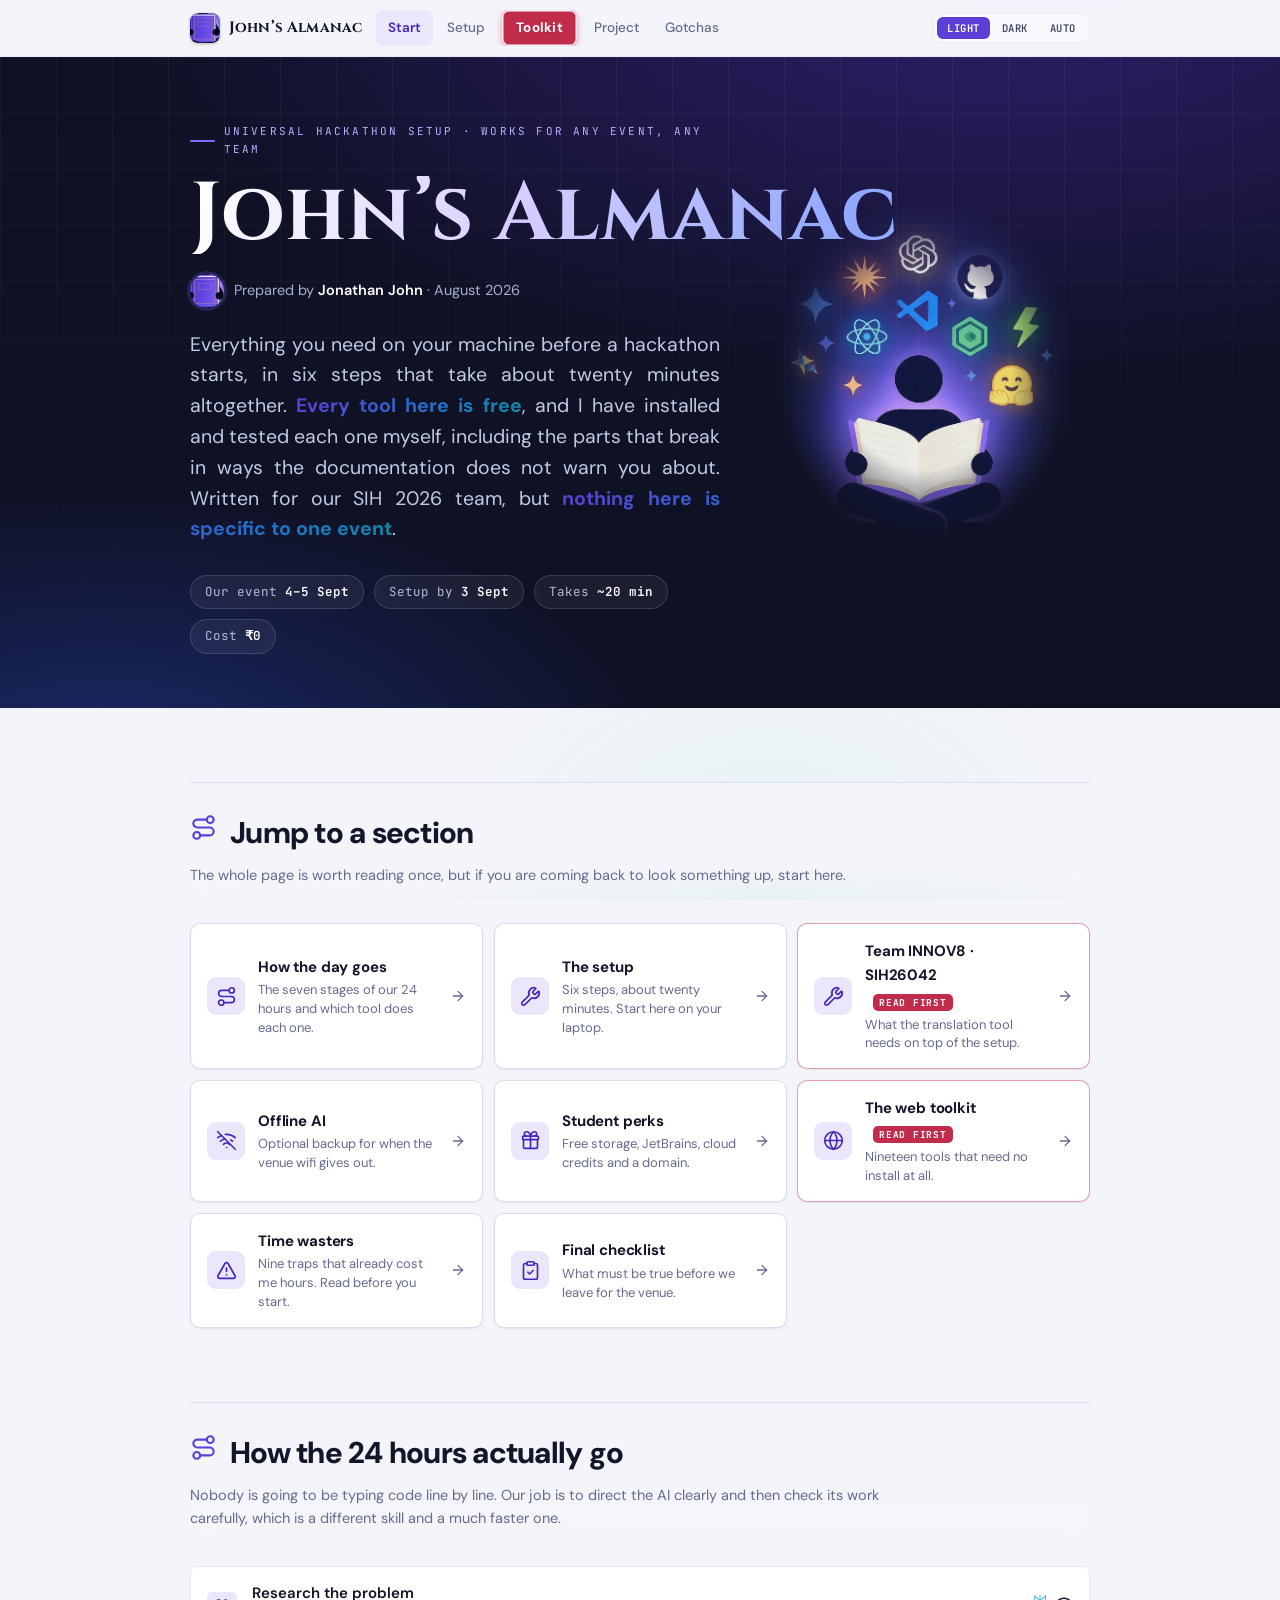
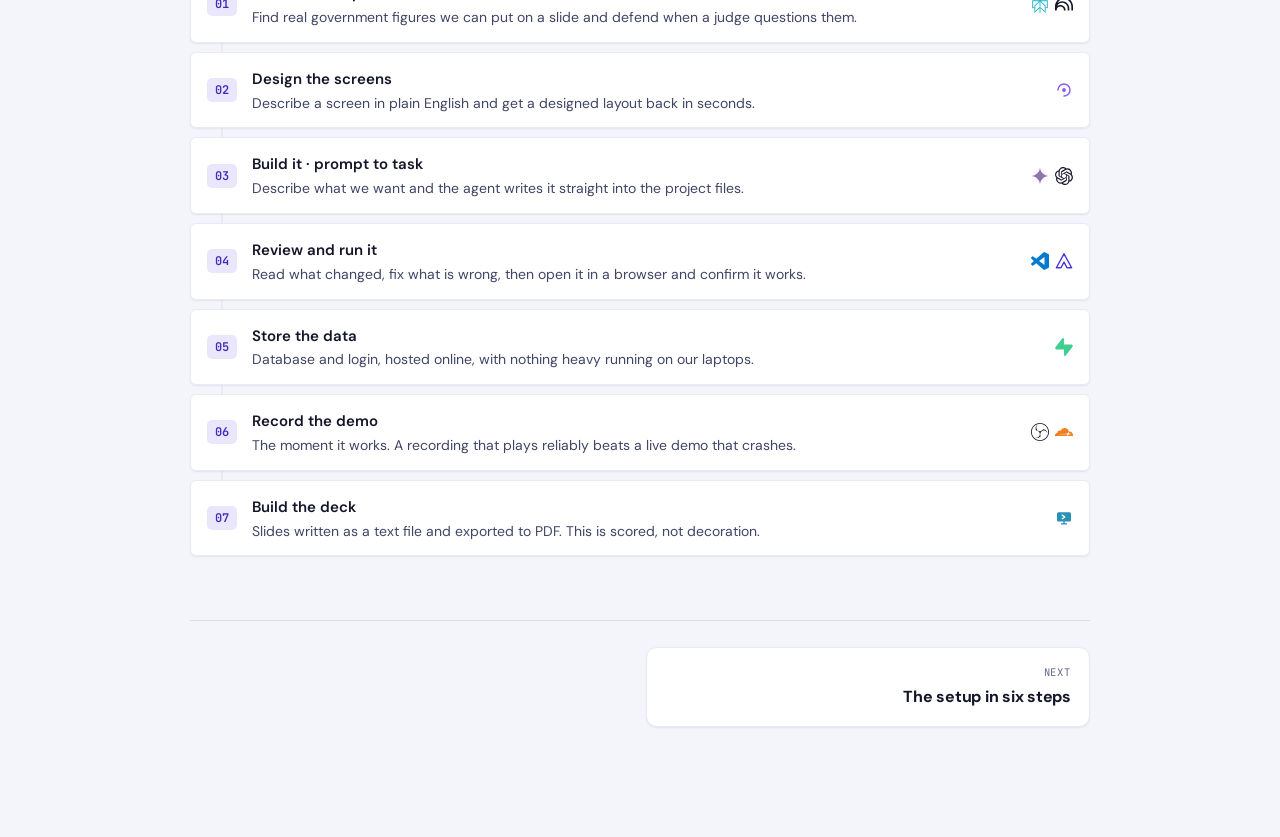
<file: index.html>
<!doctype html>
<html lang="en" data-theme="light" data-page="index">
<head>
<meta charset="utf-8">
<meta name="viewport" content="width=device-width, initial-scale=1">
<title>John’s Almanac</title>
<meta name="description" content="Universal hackathon setup. Everything you need on your machine before a hackathon starts.">
<meta name="author" content="Jonathan John">
<meta name="color-scheme" content="light dark">
<link rel="canonical" href="https://jonathanjohn95001.github.io/sih-team-kit/">
<meta property="og:type" content="website">
<meta property="og:site_name" content="John’s Almanac">
<meta property="og:url" content="https://jonathanjohn95001.github.io/sih-team-kit/">
<meta property="og:title" content="John’s Almanac">
<meta property="og:description" content="All you need for a hackathon. Six steps, about twenty minutes, every tool free.">
<meta property="og:image" content="https://jonathanjohn95001.github.io/sih-team-kit/assets/share.jpg">
<meta property="og:image:secure_url" content="https://jonathanjohn95001.github.io/sih-team-kit/assets/share.jpg">
<meta property="og:image:type" content="image/jpeg">
<meta property="og:image:width" content="1200">
<meta property="og:image:height" content="1200">
<meta property="og:image:alt" content="John’s Almanac, a universal hackathon setup guide">
<meta name="twitter:card" content="summary_large_image">
<meta name="twitter:title" content="John’s Almanac">
<meta name="twitter:description" content="All you need for a hackathon. Six steps, about twenty minutes, every tool free.">
<meta name="twitter:image" content="https://jonathanjohn95001.github.io/sih-team-kit/assets/share-wide.jpg">
<meta name="theme-color" content="#0F1124">
<link rel="icon" type="image/png" href="./assets/favicon.png">
<link rel="apple-touch-icon" href="./assets/logo.png">
<link rel="preconnect" href="https://fonts.googleapis.com">
<link rel="preconnect" href="https://fonts.gstatic.com" crossorigin>
<link rel="stylesheet" href="https://fonts.googleapis.com/css2?family=Cinzel:wght@600;700&family=DM+Sans:ital,opsz,wght@0,9..40,300;0,9..40,400;0,9..40,500;0,9..40,600;0,9..40,700;1,9..40,400&family=JetBrains+Mono:wght@400;500;600&display=swap">
<link rel="stylesheet" href="./assets/almanac.css?v=95329a62">
<style>
  /* The masthead backdrop is 100vw, which counts the scrollbar, so
     without this the page scrolls sideways by the scrollbar width. */
  *,*::before,*::after { box-sizing:border-box; }
  html { -webkit-text-size-adjust:100%; overflow-x:clip; }
  body { margin:0; overflow-x:clip; }
  img { max-width:100%; }
</style>
<script>
/* Before first paint, so no flash of the wrong theme. */
(function () {
  var m; try { m = localStorage.getItem('almanac-theme'); } catch (e) {}
  if (m !== 'auto') document.documentElement.setAttribute('data-theme', m === 'dark' ? 'dark' : 'light');
})();
</script>
</head>
<body>

<svg width="0" height="0" style="position:absolute" aria-hidden="true"><defs>
  <symbol id="l-vscode" viewBox="0 0 24 24"><path d="M23.15 2.587L18.21.21a1.494 1.494 0 0 0-1.705.29l-9.46 8.63-4.12-3.128a.999.999 0 0 0-1.276.057L.327 7.261A1 1 0 0 0 .326 8.74L3.899 12 .326 15.26a1 1 0 0 0 .001 1.479L1.65 17.94a.999.999 0 0 0 1.276.057l4.12-3.128 9.46 8.63a1.492 1.492 0 0 0 1.704.29l4.942-2.377A1.5 1.5 0 0 0 24 20.06V3.939a1.5 1.5 0 0 0-.85-1.352zm-5.146 14.861L10.826 12l7.178-5.448v10.896z" fill="#007ACC"/></symbol>
  <symbol id="l-gemini" viewBox="0 0 24 24"><path d="M11.04 19.32Q12 21.51 12 24q0-2.49.93-4.68.96-2.19 2.58-3.81t3.81-2.55Q21.51 12 24 12q-2.49 0-4.68-.93a12.3 12.3 0 0 1-3.81-2.58 12.3 12.3 0 0 1-2.58-3.81Q12 2.49 12 0q0 2.49-.96 4.68-.93 2.19-2.55 3.81a12.3 12.3 0 0 1-3.81 2.58Q2.49 12 0 12q2.49 0 4.68.96 2.19.93 3.81 2.55t2.55 3.81" fill="#8E75B2"/></symbol>
  <symbol id="l-openai" viewBox="0 0 24 24"><path d="M22.2819 9.8211a5.9847 5.9847 0 0 0-.5157-4.9108 6.0462 6.0462 0 0 0-6.5098-2.9A6.0651 6.0651 0 0 0 4.9807 4.1818a5.9847 5.9847 0 0 0-3.9977 2.9 6.0462 6.0462 0 0 0 .7427 7.0966 5.98 5.98 0 0 0 .511 4.9107 6.051 6.051 0 0 0 6.5146 2.9001A5.9847 5.9847 0 0 0 13.2599 24a6.0557 6.0557 0 0 0 5.7718-4.2058 5.9894 5.9894 0 0 0 3.9977-2.9001 6.0557 6.0557 0 0 0-.7475-7.0729zm-9.022 12.6081a4.4755 4.4755 0 0 1-2.8764-1.0408l.1419-.0804 4.7783-2.7582a.7948.7948 0 0 0 .3927-.6813v-6.7369l2.02 1.1686a.071.071 0 0 1 .038.052v5.5826a4.504 4.504 0 0 1-4.4945 4.4944zm-9.6607-4.1254a4.4708 4.4708 0 0 1-.5346-3.0137l.142.0852 4.783 2.7582a.7712.7712 0 0 0 .7806 0l5.8428-3.3685v2.3324a.0804.0804 0 0 1-.0332.0615L9.74 19.9502a4.4992 4.4992 0 0 1-6.1408-1.6464zM2.3408 7.8956a4.485 4.485 0 0 1 2.3655-1.9728V11.6a.7664.7664 0 0 0 .3879.6765l5.8144 3.3543-2.0201 1.1685a.0757.0757 0 0 1-.071 0l-4.8303-2.7865A4.504 4.504 0 0 1 2.3408 7.872zm16.5963 3.8558L13.1038 8.364 15.1192 7.2a.0757.0757 0 0 1 .071 0l4.8303 2.7913a4.4944 4.4944 0 0 1-.6765 8.1042v-5.6772a.79.79 0 0 0-.407-.667zm2.0107-3.0231l-.142-.0852-4.7735-2.7818a.7759.7759 0 0 0-.7854 0L9.409 9.2297V6.8974a.0662.0662 0 0 1 .0284-.0615l4.8303-2.7866a4.4992 4.4992 0 0 1 6.6802 4.66zM8.3065 12.863l-2.02-1.1638a.0804.0804 0 0 1-.038-.0567V6.0742a4.4992 4.4992 0 0 1 7.3757-3.4537l-.142.0805L8.704 5.459a.7948.7948 0 0 0-.3927.6813zm1.0976-2.3654l2.602-1.4998 2.6069 1.4998v2.9994l-2.5974 1.4997-2.6067-1.4997Z" fill="currentColor"/></symbol>
  <symbol id="l-supabase" viewBox="0 0 24 24"><path d="M11.9 1.036c-.015-.986-1.26-1.41-1.874-.637L.764 12.05C-.33 13.427.65 15.455 2.409 15.455h9.579l.113 7.51c.014.985 1.259 1.408 1.873.636l9.262-11.653c1.093-1.375.113-3.403-1.645-3.403h-9.642z" fill="#3FCF8E"/></symbol>
  <symbol id="l-obs" viewBox="0 0 24 24"><path d="M12,24C5.383,24,0,18.617,0,12S5.383,0,12,0s12,5.383,12,12S18.617,24,12,24z M12,1.109 C5.995,1.109,1.11,5.995,1.11,12C1.11,18.005,5.995,22.89,12,22.89S22.89,18.005,22.89,12C22.89,5.995,18.005,1.109,12,1.109z M6.182,5.99c0.352-1.698,1.503-3.229,3.05-3.996c-0.269,0.273-0.595,0.483-0.844,0.78c-1.02,1.1-1.48,2.692-1.199,4.156 c0.355,2.235,2.455,4.06,4.732,4.028c1.765,0.079,3.485-0.937,4.348-2.468c1.848,0.063,3.645,1.017,4.7,2.548 c0.54,0.799,0.962,1.736,0.991,2.711c-0.342-1.295-1.202-2.446-2.375-3.095c-1.135-0.639-2.529-0.802-3.772-0.425 c-1.56,0.448-2.849,1.723-3.293,3.293c-0.377,1.25-0.216,2.628,0.377,3.772c-0.825,1.429-2.315,2.449-3.932,2.756 c-1.244,0.261-2.551,0.059-3.709-0.464c1.036,0.302,2.161,0.355,3.191-0.011c1.381-0.457,2.522-1.567,3.024-2.935 c0.556-1.49,0.345-3.261-0.591-4.54c-0.7-1.007-1.803-1.717-3.002-1.969c-0.38-0.068-0.764-0.098-1.148-0.134 c-0.611-1.231-0.834-2.66-0.528-3.996L6.182,5.99z" fill="currentColor"/></symbol>
  <symbol id="l-antigravity" viewBox="0 0 24 24"><path d="M12 2.4 22.2 21H16l-4-7.6L8 21H1.8L12 2.4Z" fill="none" stroke="#4B36D9" stroke-width="1.9" stroke-linejoin="round"/></symbol>
  <symbol id="l-perplexity" viewBox="0 0 24 24"><path d="M22.3977 7.0896h-2.3106V.0676l-7.5094 6.3542V.1577h-1.1554v6.1966L4.4904 0v7.0896H1.6023v10.3976h2.8882V24l6.932-6.3591v6.2005h1.1554v-6.0469l6.9318 6.1807v-6.4879h2.8882V7.0896zm-3.4657-4.531v4.531h-5.355l5.355-4.531zm-13.2862.0676 4.8691 4.4634H5.6458V2.6262zM2.7576 16.332V8.245h7.8476l-6.1149 6.1147v1.9723H2.7576zm2.8882 5.0404v-3.8852h.0001v-2.6488l5.7763-5.7764v7.0111l-5.7764 5.2993zm12.7086.0248-5.7766-5.1509V9.0618l5.7766 5.7766v6.5588zm2.8882-5.0652h-1.733v-1.9723L13.3948 8.245h7.8478v8.087z" fill="#1FB8CD"/></symbol>
  <symbol id="l-cloudflare" viewBox="0 0 24 24"><path d="M16.5088 16.8447c.1475-.5068.0908-.9707-.1553-1.3154-.2246-.3164-.6045-.499-1.0615-.5205l-8.6592-.1123a.1559.1559 0 0 1-.1333-.0713c-.0283-.042-.0351-.0986-.021-.1553.0278-.084.1123-.1484.2036-.1562l8.7359-.1123c1.0351-.0489 2.1601-.8868 2.5537-1.9136l.499-1.3013c.0215-.0561.0293-.1128.0147-.168-.5625-2.5463-2.835-4.4453-5.5499-4.4453-2.5039 0-4.6284 1.6177-5.3876 3.8614-.4927-.3658-1.1187-.5625-1.794-.499-1.2026.119-2.1665 1.083-2.2861 2.2856-.0283.31-.0069.6128.0635.894C1.5683 13.171 0 14.7754 0 16.752c0 .1748.0142.3515.0352.5273.0141.083.0844.1475.1689.1475h15.9814c.0909 0 .1758-.0645.2032-.1553l.12-.4268zm2.7568-5.5634c-.0771 0-.1611 0-.2383.0112-.0566 0-.1054.0415-.127.0976l-.3378 1.1744c-.1475.5068-.0918.9707.1543 1.3164.2256.3164.6055.498 1.0625.5195l1.8437.1133c.0557 0 .1055.0263.1329.0703.0283.043.0351.1074.0214.1562-.0283.084-.1132.1485-.204.1553l-1.921.1123c-1.041.0488-2.1582.8867-2.5527 1.914l-.1406.3585c-.0283.0713.0215.1416.0986.1416h6.5977c.0771 0 .1474-.0489.169-.126.1122-.4082.1757-.837.1757-1.2803 0-2.6025-2.125-4.727-4.7344-4.727" fill="#F38020"/></symbol>
  <symbol id="l-slidev" viewBox="0 0 24 24"><rect x="2.6" y="4.4" width="18.8" height="12.4" rx="2" fill="#2B90B6"/><path d="M12 16.8v3M8.6 19.8h6.8" fill="none" stroke="#2B90B6" stroke-width="1.8" stroke-linecap="round"/><path d="M9.6 8.2 13.2 10.6 9.6 13" fill="none" stroke="#fff" stroke-width="1.7" stroke-linecap="round" stroke-linejoin="round"/></symbol>
  <symbol id="l-stitch" viewBox="0 0 24 24"><path d="M4 12c0-4.4 3.6-8 8-8s8 3.6 8 8-3.6 8-8 8" fill="none" stroke="#8B5CF6" stroke-width="2" stroke-linecap="round"/><circle cx="12" cy="12" r="2.6" fill="#8B5CF6"/></symbol>
  <symbol id="l-notebook" viewBox="0 0 24 24"><path d="M11.999 3.201C5.372 3.201 0 8.528 0 15.101V20.8h2.212v-.568c0-2.666 2.178-4.827 4.866-4.827 2.688 0 4.866 2.16 4.866 4.827v.568h2.212v-.568c0-3.877-3.17-7.019-7.078-7.019A7.075 7.075 0 0 0 2.992 14.5a7.355 7.355 0 0 1 6.568-4.016c4.057 0 7.347 3.264 7.347 7.287V20.8h2.212V17.77c0-5.235-4.28-9.481-9.56-9.481a9.563 9.563 0 0 0-6.217 2.28A9.795 9.795 0 0 1 12 5.393c5.406 0 9.788 4.346 9.788 9.707V20.8H24V15.1c-.001-6.573-5.373-11.9-12.001-11.9Z" fill="currentColor"/></symbol>
  <symbol id="s-route" viewBox="0 0 24 24"><g fill="none" stroke="currentColor" stroke-width="1.9" stroke-linecap="round" stroke-linejoin="round"><circle cx="6" cy="19" r="3"/><path d="M9 19h8.5a3.5 3.5 0 0 0 0-7h-11a3.5 3.5 0 0 1 0-7H15"/><circle cx="18" cy="5" r="3"/></g></symbol>
  <symbol id="s-wrench" viewBox="0 0 24 24"><g fill="none" stroke="currentColor" stroke-width="1.9" stroke-linecap="round" stroke-linejoin="round"><path d="M14.7 6.3a1 1 0 0 0 0 1.4l1.6 1.6a1 1 0 0 0 1.4 0l3.106-3.105c.32-.322.863-.22.983.218a6 6 0 0 1-8.259 7.057l-7.91 7.91a1 1 0 0 1-2.999-3l7.91-7.91a6 6 0 0 1 7.057-8.259c.438.12.54.662.219.984z"/></g></symbol>
  <symbol id="s-offline" viewBox="0 0 24 24"><g fill="none" stroke="currentColor" stroke-width="1.9" stroke-linecap="round" stroke-linejoin="round"><path d="M12 20h.01"/><path d="M8.5 16.429a5 5 0 0 1 7 0"/><path d="M5 12.859a10 10 0 0 1 5.17-2.69"/><path d="M19 12.859a10 10 0 0 0-2.007-1.523"/><path d="M2 8.82a15 15 0 0 1 4.177-2.643"/><path d="M22 8.82a15 15 0 0 0-11.288-3.764"/><path d="m2 2 20 20"/></g></symbol>
  <symbol id="s-gift" viewBox="0 0 24 24"><g fill="none" stroke="currentColor" stroke-width="1.9" stroke-linecap="round" stroke-linejoin="round"><path d="M12 7v14"/><path d="M20 11v8a2 2 0 0 1-2 2H6a2 2 0 0 1-2-2v-8"/><path d="M7.5 7a1 1 0 0 1 0-5A4.8 8 0 0 1 12 7a4.8 8 0 0 1 4.5-5 1 1 0 0 1 0 5"/><rect x="3" y="7" width="18" height="4" rx="1"/></g></symbol>
  <symbol id="s-globe" viewBox="0 0 24 24"><g fill="none" stroke="currentColor" stroke-width="1.9" stroke-linecap="round" stroke-linejoin="round"><circle cx="12" cy="12" r="10"/><path d="M12 2a14.5 14.5 0 0 0 0 20 14.5 14.5 0 0 0 0-20"/><path d="M2 12h20"/></g></symbol>
  <symbol id="s-trap" viewBox="0 0 24 24"><g fill="none" stroke="currentColor" stroke-width="1.9" stroke-linecap="round" stroke-linejoin="round"><path d="m21.73 18-8-14a2 2 0 0 0-3.48 0l-8 14A2 2 0 0 0 4 21h16a2 2 0 0 0 1.73-3"/><path d="M12 9v4"/><path d="M12 17h.01"/></g></symbol>
  <symbol id="s-clip" viewBox="0 0 24 24"><g fill="none" stroke="currentColor" stroke-width="1.9" stroke-linecap="round" stroke-linejoin="round"><rect width="8" height="4" x="8" y="2" rx="1" ry="1"/><path d="M16 4h2a2 2 0 0 1 2 2v14a2 2 0 0 1-2 2H6a2 2 0 0 1-2-2V6a2 2 0 0 1 2-2h2"/><path d="m9 14 2 2 4-4"/></g></symbol>
  <symbol id="s-arrow" viewBox="0 0 24 24"><g fill="none" stroke="currentColor" stroke-width="1.9" stroke-linecap="round" stroke-linejoin="round"><path d="M5 12h14"/><path d="m12 5 7 7-7 7"/></g></symbol>
</defs></svg>

<div class="topbar">
  <div class="topbar-in">
    <a class="mark" href="./"><img src="./assets/logo-64.png" alt="" width="30" height="30" decoding="async">John&rsquo;s Almanac</a>
    <nav class="nav">
      <a href="./" aria-current="page">Start</a>
      <a href="./setup.html">Setup</a>
      <a href="./toolkit.html">Toolkit</a>
      <a href="./project.html">Project</a>
      <a href="./gotchas.html">Gotchas</a>
    </nav>
    <div class="themer" role="group" aria-label="Colour theme">
      <button type="button" data-set="light" aria-pressed="true">Light</button>
      <button type="button" data-set="dark"  aria-pressed="false">Dark</button>
      <button type="button" data-set="auto"  aria-pressed="false">Auto</button>
    </div>
  </div>
</div>

<div class="wrap">
  <header class="masthead">
    <div class="mast-text">
    <p class="eyebrow">Universal hackathon setup · Works for any event, any team</p>
    <h1 data-text="John’s Almanac">John&rsquo;s&nbsp;Almanac</h1>
    <div class="byline">
      <img class="avatar" src="./assets/logo-64.png" alt="" width="34" height="34">
      <span class="byline-t">Prepared by <b>Jonathan John</b> · August 2026</span>
    </div>
    <p class="standfirst">Everything you need on your machine before a hackathon starts, in six steps that take about twenty minutes altogether. <span class="aur">Every tool here is free</span>, and I have installed and tested each one myself, including the parts that break in ways the documentation does not warn you about. Written for our SIH 2026 team, but <span class="aur">nothing here is specific to one event</span>.</p>
    <div class="facts">
      <span class="fact">Our event <b>4–5 Sept</b></span>
      <span class="fact">Setup by <b>3 Sept</b></span>
      <span class="fact">Takes <b>~20 min</b></span>
      <span class="fact">Cost <b>₹0</b></span>
    </div>
    </div>
    <img class="mast-art" src="./assets/masthead-art.jpg" alt=""
         width="679" height="843" loading="eager" decoding="async">
  </header>

  <div class="shead" id="top">
    <h2><svg class="sico"><use href="#s-route"/></svg> Jump to a section</h2>
    <p>The whole page is worth reading once, but if you are coming back to look something up, start here.</p>
  </div>

  <nav class="dash">
    <a class="tile" href="./#workflow">
      <span class="tile-ico"><svg><use href="#s-route"/></svg></span>
      <span class="tile-txt"><b>How the day goes</b><span>The seven stages of our 24 hours and which tool does each one.</span></span>
      <svg class="go"><use href="#s-arrow"/></svg>
    </a>
    <a class="tile" href="./setup.html#setup">
      <span class="tile-ico"><svg><use href="#s-wrench"/></svg></span>
      <span class="tile-txt"><b>The setup</b><span>Six steps, about twenty minutes. Start here on your laptop.</span></span>
      <svg class="go"><use href="#s-arrow"/></svg>
    </a>
    <a class="tile" href="./project.html#project">
      <span class="tile-ico"><svg><use href="#s-wrench"/></svg></span>
      <span class="tile-txt"><b>Team INNOV8 · SIH26042</b><i class="flag">read first</i><span>What the translation tool needs on top of the setup.</span></span>
      <svg class="go"><use href="#s-arrow"/></svg>
    </a>
    <a class="tile" href="./setup.html#offline">
      <span class="tile-ico"><svg><use href="#s-offline"/></svg></span>
      <span class="tile-txt"><b>Offline AI</b><span>Optional backup for when the venue wifi gives out.</span></span>
      <svg class="go"><use href="#s-arrow"/></svg>
    </a>
    <a class="tile" href="./toolkit.html#perks">
      <span class="tile-ico"><svg><use href="#s-gift"/></svg></span>
      <span class="tile-txt"><b>Student perks</b><span>Free storage, JetBrains, cloud credits and a domain.</span></span>
      <svg class="go"><use href="#s-arrow"/></svg>
    </a>
    <a class="tile" href="./toolkit.html#webkit">
      <span class="tile-ico"><svg><use href="#s-globe"/></svg></span>
      <span class="tile-txt"><b>The web toolkit</b><i class="flag">read first</i><span>Nineteen tools that need no install at all.</span></span>
      <svg class="go"><use href="#s-arrow"/></svg>
    </a>
    <a class="tile" href="./gotchas.html#gotchas">
      <span class="tile-ico"><svg><use href="#s-trap"/></svg></span>
      <span class="tile-txt"><b>Time wasters</b><span>Nine traps that already cost me hours. Read before you start.</span></span>
      <svg class="go"><use href="#s-arrow"/></svg>
    </a>
    <a class="tile" href="./gotchas.html#checklist">
      <span class="tile-ico"><svg><use href="#s-clip"/></svg></span>
      <span class="tile-txt"><b>Final checklist</b><span>What must be true before we leave for the venue.</span></span>
      <svg class="go"><use href="#s-arrow"/></svg>
    </a>
  </nav>



  <div class="shead" id="workflow">
    <h2><svg class="sico"><use href="#s-route"/></svg> How the 24 hours actually go</h2>
    <p>Nobody is going to be typing code line by line. Our job is to direct the AI clearly and then check its work carefully, which is a different skill and a much faster one.</p>
  </div>

  <div class="flow">
    <a class="fstep" href="./toolkit.html#webkit"><span class="fn">01</span><span class="fw"><b>Research the problem</b><span>Find real government figures we can put on a slide and defend when a judge questions them.</span></span><span class="ft"><svg class="logo logo-sm"><use href="#l-perplexity"/></svg><svg class="logo logo-sm"><use href="#l-notebook"/></svg></span></a>
    <a class="fstep" href="./toolkit.html#webkit"><span class="fn">02</span><span class="fw"><b>Design the screens</b><span>Describe a screen in plain English and get a designed layout back in seconds.</span></span><span class="ft"><svg class="logo logo-sm"><use href="#l-stitch"/></svg></span></a>
    <a class="fstep" href="./setup.html#setup"><span class="fn">03</span><span class="fw"><b>Build it · prompt to task</b><span>Describe what we want and the agent writes it straight into the project files.</span></span><span class="ft"><svg class="logo logo-sm"><use href="#l-gemini"/></svg><svg class="logo logo-sm"><use href="#l-openai"/></svg></span></a>
    <a class="fstep" href="./setup.html#setup"><span class="fn">04</span><span class="fw"><b>Review and run it</b><span>Read what changed, fix what is wrong, then open it in a browser and confirm it works.</span></span><span class="ft"><svg class="logo logo-sm"><use href="#l-vscode"/></svg><svg class="logo logo-sm"><use href="#l-antigravity"/></svg></span></a>
    <a class="fstep" href="./toolkit.html#webkit"><span class="fn">05</span><span class="fw"><b>Store the data</b><span>Database and login, hosted online, with nothing heavy running on our laptops.</span></span><span class="ft"><svg class="logo logo-sm"><use href="#l-supabase"/></svg></span></a>
    <a class="fstep" href="./project.html#project"><span class="fn">06</span><span class="fw"><b>Record the demo</b><span>The moment it works. A recording that plays reliably beats a live demo that crashes.</span></span><span class="ft"><svg class="logo logo-sm"><use href="#l-obs"/></svg><svg class="logo logo-sm"><use href="#l-cloudflare"/></svg></span></a>
    <a class="fstep" href="./toolkit.html#webkit"><span class="fn">07</span><span class="fw"><b>Build the deck</b><span>Slides written as a text file and exported to PDF. This is scored, not decoration.</span></span><span class="ft"><svg class="logo logo-sm"><use href="#l-slidev"/></svg></span></a>
  </div>


  <nav class="pager">
    <a class="pg pg-next" href="./setup.html"><span>Next</span><b>The setup in six steps</b></a>
  </nav>

</div>

<script>

(function () {
  var root = document.documentElement;
  var btns = document.querySelectorAll('.themer button');
  function paint(mode) {
    if (mode === 'auto') root.removeAttribute('data-theme');
    else root.setAttribute('data-theme', mode);
    btns.forEach(function (b) { b.setAttribute('aria-pressed', String(b.dataset.set === mode)); });
  }
  btns.forEach(function (b) {
    b.addEventListener('click', function () {
      paint(b.dataset.set);
      /* only a real click is remembered, so the default stays light */
      try { localStorage.setItem('almanac-theme', b.dataset.set); } catch (e) {}
    });
  });
  var saved;
  try { saved = localStorage.getItem('almanac-theme'); } catch (e) {}
  paint(saved === 'auto' || saved === 'dark' ? saved : 'light');
})();

</script>
<script>

(function () {
  var reduce = matchMedia('(prefers-reduced-motion: reduce)').matches;
  var root = document.documentElement;

  /* Spotlight - one listener for the whole page, coalesced into a frame. */
  var pending = null;
  document.addEventListener('pointermove', function (e) {
    var card = e.target.closest && e.target.closest('.mini, .tile');
    if (!card) return;
    pending = [card, e];
    requestAnimationFrame(function () {
      if (!pending) return;
      var c = pending[0], ev = pending[1], r = c.getBoundingClientRect();
      var px = (ev.clientX - r.left) / r.width, py = (ev.clientY - r.top) / r.height;
      c.style.setProperty('--mx', (px * 100) + '%');
      c.style.setProperty('--my', (py * 100) + '%');
      if (!reduce) {
        /* +-5 degrees. Enough to read as depth, not enough to hurt the text. */
        c.style.setProperty('--ry', ((px - 0.5) * 10).toFixed(2) + 'deg');
        c.style.setProperty('--rx', ((0.5 - py) * 10).toFixed(2) + 'deg');
      }
      pending = null;
    });
  }, {passive: true});

  document.addEventListener('pointerout', function (e) {
    var card = e.target.closest && e.target.closest('.mini, .tile');
    if (!card || card.contains(e.relatedTarget)) return;
    card.style.setProperty('--rx', '0deg');
    card.style.setProperty('--ry', '0deg');
  }, {passive: true});

  /* Reveal - only ever hides things when we can also reveal them. */
  /* Same reasoning: no reveal-on-scroll on a phone. */
  if (reduce || innerWidth < 760 || !('IntersectionObserver' in window)) return;
  root.classList.add('js-reveal');
  var items = document.querySelectorAll('.mini, .stepcard, .dstep, .wrow');
  items.forEach(function (el) { el.classList.add('rv'); });
  var io = new IntersectionObserver(function (entries) {
    entries.forEach(function (en) {
      if (!en.isIntersecting) return;
      en.target.classList.add('in');
      io.unobserve(en.target);
    });
  }, {rootMargin: '0px 0px -8% 0px', threshold: 0.06});
  items.forEach(function (el) { io.observe(el); });

  /* Anything already on screen at load should not wait to fade in. */
  requestAnimationFrame(function () {
    items.forEach(function (el) {
      if (el.getBoundingClientRect().top < innerHeight) el.classList.add('in');
    });
  });
})();

</script>
<script>

/* Swap roles by dragging, or by tapping one name then another.
   Both exist because drag and drop does nothing on a touchscreen, and
   this page is read on phones as much as laptops. */
(function () {
  var table = document.getElementById('roles');
  if (!table) return;                       /* other pages share this bundle */

  var KEY = 'innov8-roles';
  var cells = [].slice.call(table.querySelectorAll('.who'));
  var start = cells.map(function (c) { return c.textContent; });
  var picked = null;

  function save() {
    try { localStorage.setItem(KEY, JSON.stringify(cells.map(function (c) { return c.textContent; }))); } catch (e) {}
  }
  function restore() {
    var v; try { v = JSON.parse(localStorage.getItem(KEY) || 'null'); } catch (e) {}
    if (Array.isArray(v) && v.length === cells.length &&
        v.slice().sort().join() === start.slice().sort().join()) {
      cells.forEach(function (c, i) { c.textContent = v[i]; });
    }
  }
  function swap(a, b) {
    if (!a || !b || a === b) return;
    var t = a.textContent; a.textContent = b.textContent; b.textContent = t;
    save();
  }
  function clearPick() {
    if (picked) picked.classList.remove('picked');
    picked = null;
  }

  cells.forEach(function (cell) {
    cell.addEventListener('click', function () {
      if (!picked) { picked = cell; cell.classList.add('picked'); return; }
      swap(picked, cell); clearPick();
    });

    cell.addEventListener('dragstart', function (e) {
      picked = cell; cell.classList.add('dragging');
      e.dataTransfer.effectAllowed = 'move';
      e.dataTransfer.setData('text/plain', cell.dataset.slot);
    });
    cell.addEventListener('dragend', function () {
      cell.classList.remove('dragging'); clearPick();
      cells.forEach(function (c) { c.classList.remove('over'); });
    });
    cell.addEventListener('dragover', function (e) {
      e.preventDefault(); e.dataTransfer.dropEffect = 'move'; cell.classList.add('over');
    });
    cell.addEventListener('dragleave', function () { cell.classList.remove('over'); });
    cell.addEventListener('drop', function (e) {
      e.preventDefault(); cell.classList.remove('over');
      swap(picked, cell); clearPick();
    });
  });

  document.getElementById('rolesReset').addEventListener('click', function () {
    cells.forEach(function (c, i) { c.textContent = start[i]; });
    clearPick(); save();
  });

  restore();
})();

</script>
<script>


(function () {
  var root = document.documentElement;
  var btns = document.querySelectorAll('.themer button');
  function paint(mode) {
    if (mode === 'auto') root.removeAttribute('data-theme');
    else root.setAttribute('data-theme', mode);
    btns.forEach(function (b) { b.setAttribute('aria-pressed', String(b.dataset.set === mode)); });
  }
  btns.forEach(function (b) {
    b.addEventListener('click', function () {
      paint(b.dataset.set);
      /* only a real click is remembered, so the default stays light */
      try { localStorage.setItem('almanac-theme', b.dataset.set); } catch (e) {}
    });
  });
  var saved;
  try { saved = localStorage.getItem('almanac-theme'); } catch (e) {}
  paint(saved === 'auto' || saved === 'dark' ? saved : 'light');
})();


</script>
<script>


(function () {
  var reduce = matchMedia('(prefers-reduced-motion: reduce)').matches;
  var root = document.documentElement;

  /* Spotlight - one listener for the whole page, coalesced into a frame. */
  var pending = null;
  document.addEventListener('pointermove', function (e) {
    var card = e.target.closest && e.target.closest('.mini, .tile');
    if (!card) return;
    pending = [card, e];
    requestAnimationFrame(function () {
      if (!pending) return;
      var c = pending[0], ev = pending[1], r = c.getBoundingClientRect();
      var px = (ev.clientX - r.left) / r.width, py = (ev.clientY - r.top) / r.height;
      c.style.setProperty('--mx', (px * 100) + '%');
      c.style.setProperty('--my', (py * 100) + '%');
      if (!reduce) {
        /* +-5 degrees. Enough to read as depth, not enough to hurt the text. */
        c.style.setProperty('--ry', ((px - 0.5) * 10).toFixed(2) + 'deg');
        c.style.setProperty('--rx', ((0.5 - py) * 10).toFixed(2) + 'deg');
      }
      pending = null;
    });
  }, {passive: true});

  document.addEventListener('pointerout', function (e) {
    var card = e.target.closest && e.target.closest('.mini, .tile');
    if (!card || card.contains(e.relatedTarget)) return;
    card.style.setProperty('--rx', '0deg');
    card.style.setProperty('--ry', '0deg');
  }, {passive: true});

  /* Reveal - only ever hides things when we can also reveal them. */
  /* Same reasoning: no reveal-on-scroll on a phone. */
  if (reduce || innerWidth < 760 || !('IntersectionObserver' in window)) return;
  root.classList.add('js-reveal');
  var items = document.querySelectorAll('.mini, .stepcard, .dstep, .wrow');
  items.forEach(function (el) { el.classList.add('rv'); });
  var io = new IntersectionObserver(function (entries) {
    entries.forEach(function (en) {
      if (!en.isIntersecting) return;
      en.target.classList.add('in');
      io.unobserve(en.target);
    });
  }, {rootMargin: '0px 0px -8% 0px', threshold: 0.06});
  items.forEach(function (el) { io.observe(el); });

  /* Anything already on screen at load should not wait to fade in. */
  requestAnimationFrame(function () {
    items.forEach(function (el) {
      if (el.getBoundingClientRect().top < innerHeight) el.classList.add('in');
    });
  });
})();


</script>
<script>


/* Swap roles by dragging, or by tapping one name then another.
   Both exist because drag and drop does nothing on a touchscreen, and
   this page is read on phones as much as laptops. */
(function () {
  var table = document.getElementById('roles');
  if (!table) return;                       /* other pages share this bundle */

  var KEY = 'innov8-roles';
  var cells = [].slice.call(table.querySelectorAll('.who'));
  var start = cells.map(function (c) { return c.textContent; });
  var picked = null;

  function save() {
    try { localStorage.setItem(KEY, JSON.stringify(cells.map(function (c) { return c.textContent; }))); } catch (e) {}
  }
  function restore() {
    var v; try { v = JSON.parse(localStorage.getItem(KEY) || 'null'); } catch (e) {}
    if (Array.isArray(v) && v.length === cells.length &&
        v.slice().sort().join() === start.slice().sort().join()) {
      cells.forEach(function (c, i) { c.textContent = v[i]; });
    }
  }
  function swap(a, b) {
    if (!a || !b || a === b) return;
    var t = a.textContent; a.textContent = b.textContent; b.textContent = t;
    save();
  }
  function clearPick() {
    if (picked) picked.classList.remove('picked');
    picked = null;
  }

  cells.forEach(function (cell) {
    cell.addEventListener('click', function () {
      if (!picked) { picked = cell; cell.classList.add('picked'); return; }
      swap(picked, cell); clearPick();
    });

    cell.addEventListener('dragstart', function (e) {
      picked = cell; cell.classList.add('dragging');
      e.dataTransfer.effectAllowed = 'move';
      e.dataTransfer.setData('text/plain', cell.dataset.slot);
    });
    cell.addEventListener('dragend', function () {
      cell.classList.remove('dragging'); clearPick();
      cells.forEach(function (c) { c.classList.remove('over'); });
    });
    cell.addEventListener('dragover', function (e) {
      e.preventDefault(); e.dataTransfer.dropEffect = 'move'; cell.classList.add('over');
    });
    cell.addEventListener('dragleave', function () { cell.classList.remove('over'); });
    cell.addEventListener('drop', function (e) {
      e.preventDefault(); cell.classList.remove('over');
      swap(picked, cell); clearPick();
    });
  });

  document.getElementById('rolesReset').addEventListener('click', function () {
    cells.forEach(function (c, i) { c.textContent = start[i]; });
    clearPick(); save();
  });

  restore();
})();


</script>
</body>
</html>
</file>
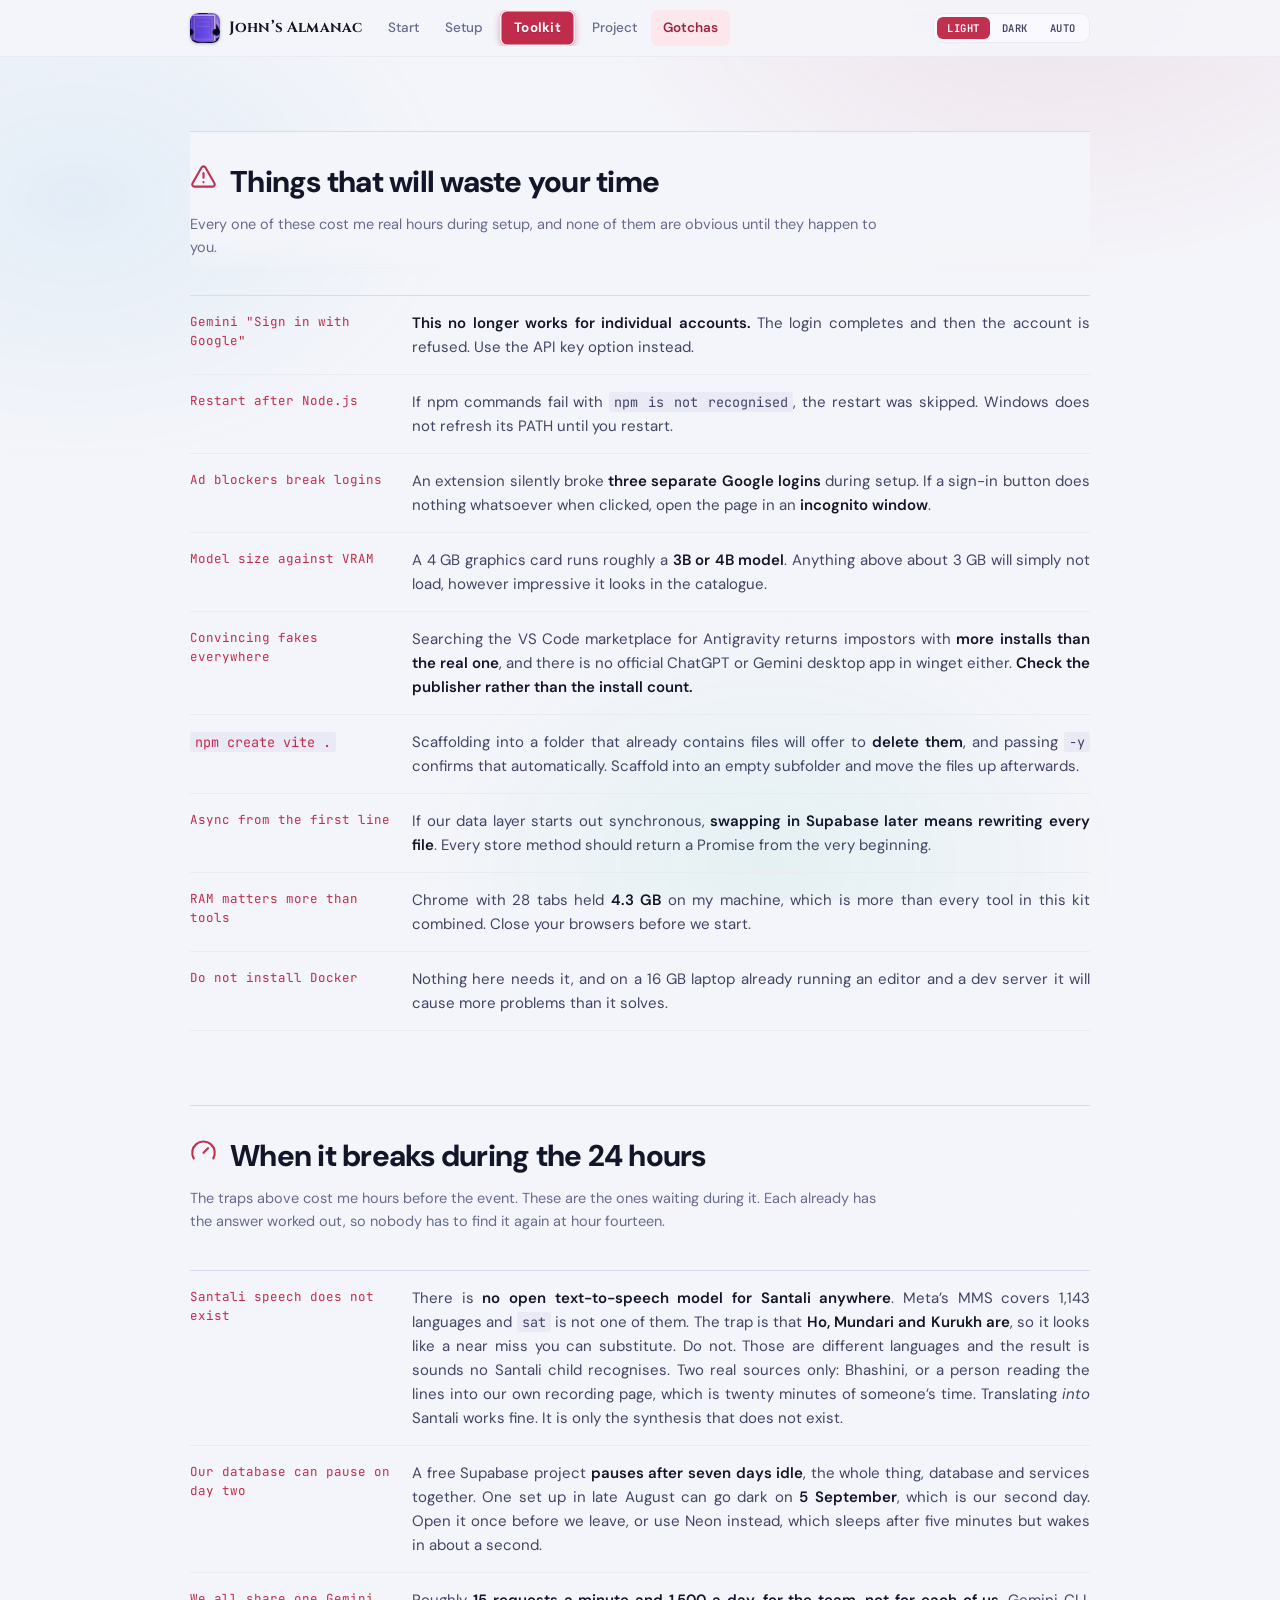
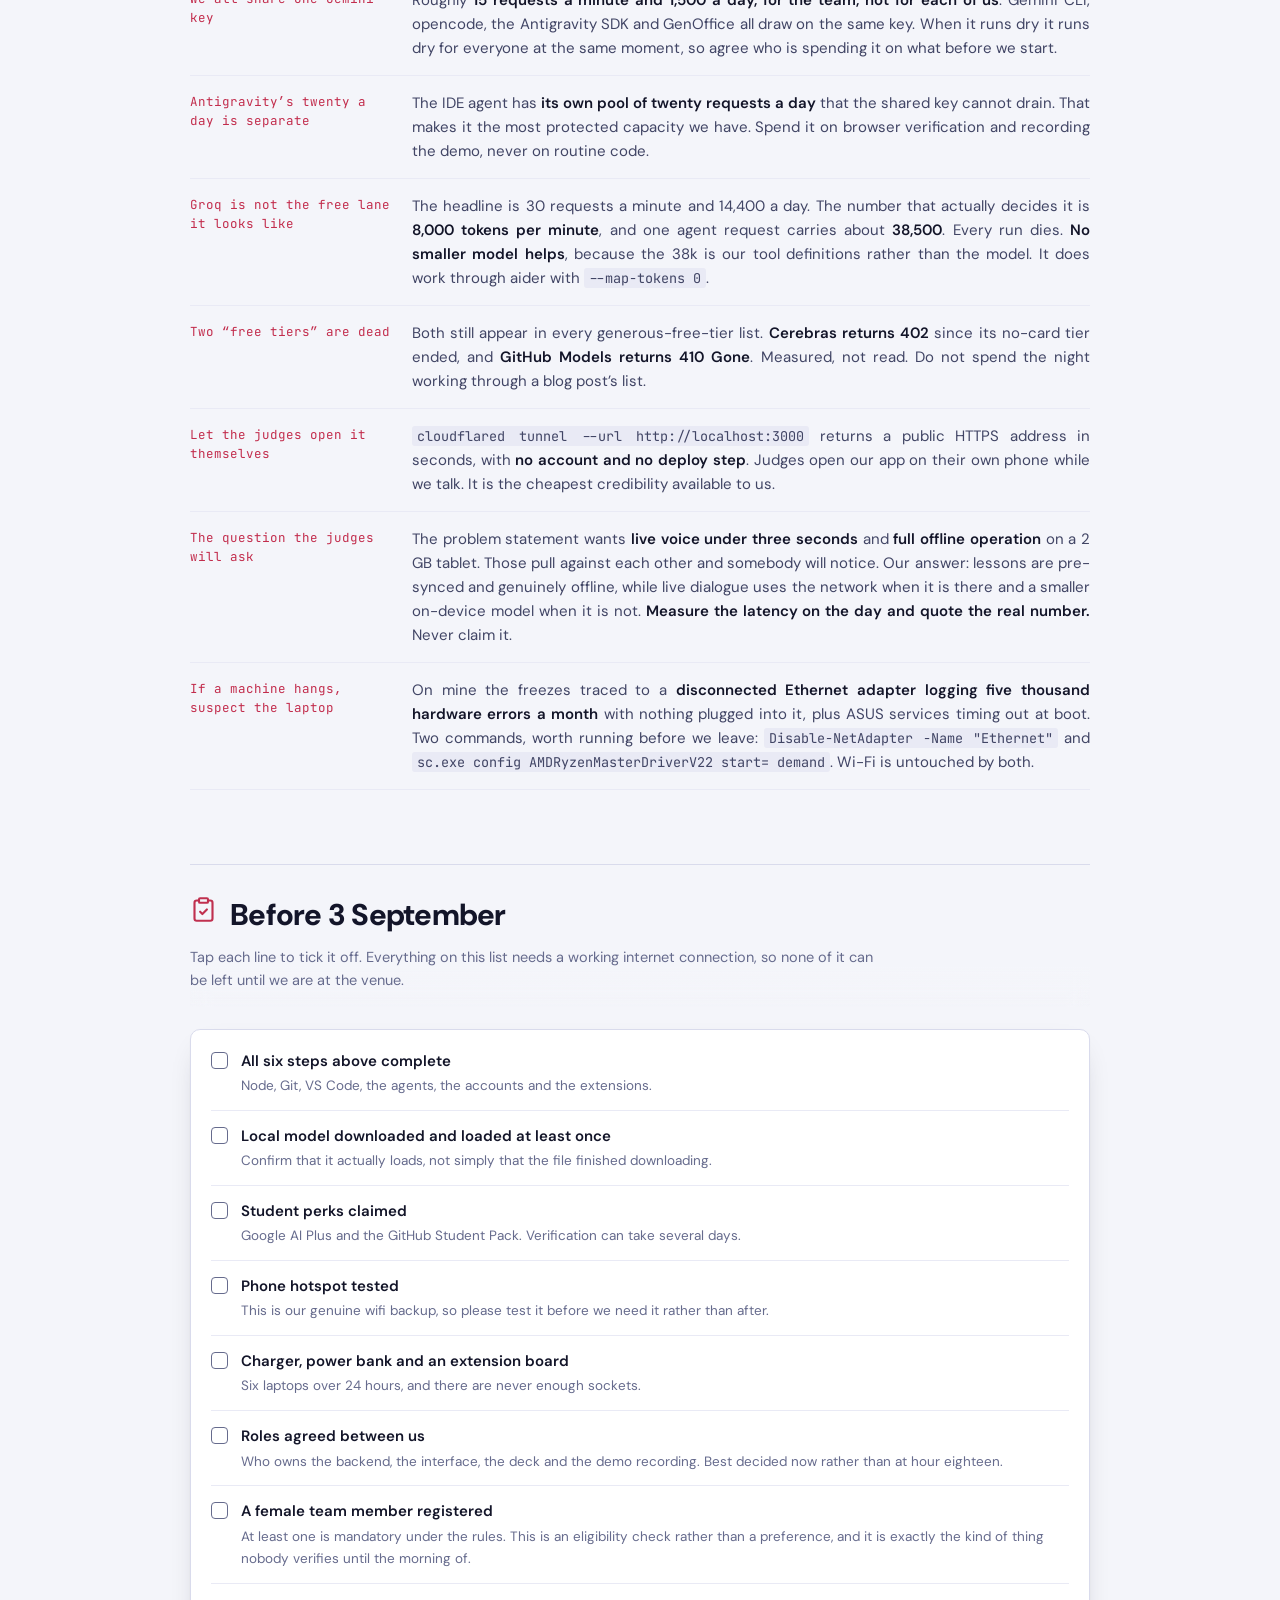
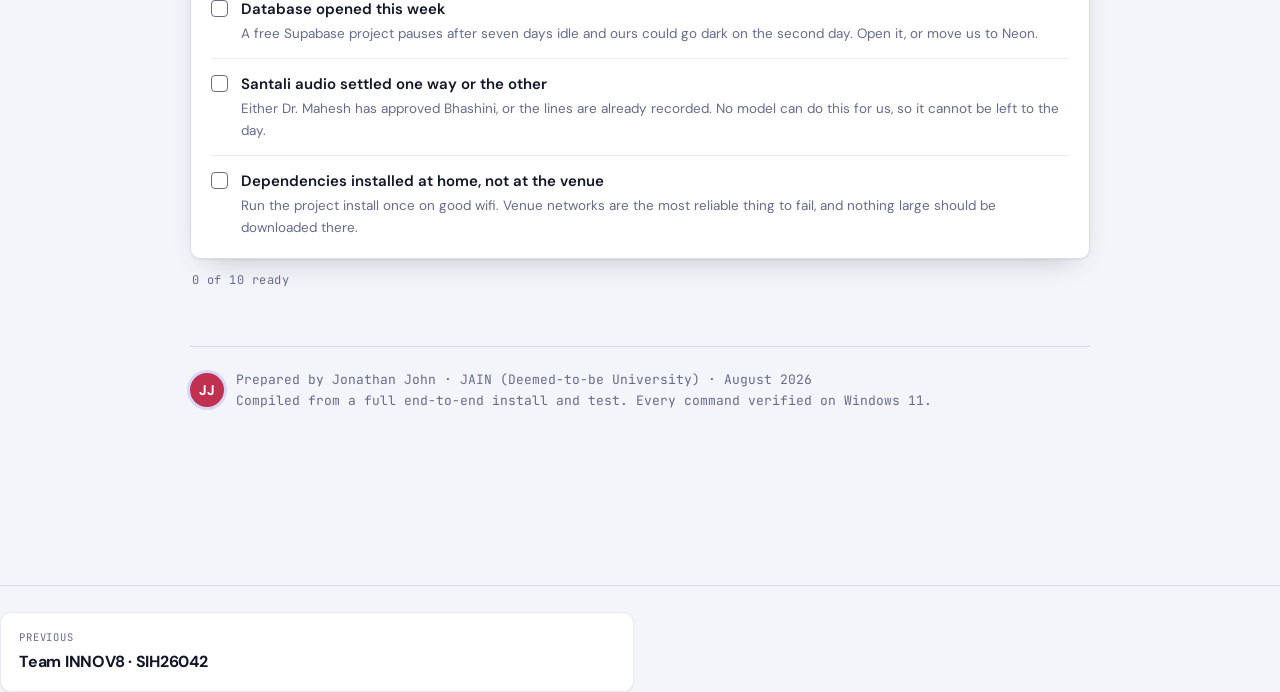
<file: gotchas.html>
<!doctype html>
<html lang="en" data-theme="light" data-page="gotchas">
<head>
<meta charset="utf-8">
<meta name="viewport" content="width=device-width, initial-scale=1">
<title>Things that will waste your time</title>
<meta name="description" content="The traps that cost hours, and the checklist to clear before the hackathon starts.">
<meta name="author" content="Jonathan John">
<meta name="color-scheme" content="light dark">
<link rel="canonical" href="https://jonathanjohn95001.github.io/sih-team-kit/gotchas.html">
<meta property="og:type" content="website">
<meta property="og:site_name" content="John’s Almanac">
<meta property="og:url" content="https://jonathanjohn95001.github.io/sih-team-kit/gotchas.html">
<meta property="og:title" content="John’s Almanac · Gotchas">
<meta property="og:description" content="The traps that quietly eat a hackathon, and the checklist to clear before the clock starts.">
<meta property="og:image" content="https://jonathanjohn95001.github.io/sih-team-kit/assets/gotchas.jpg">
<meta property="og:image:secure_url" content="https://jonathanjohn95001.github.io/sih-team-kit/assets/gotchas.jpg">
<meta property="og:image:type" content="image/jpeg">
<meta property="og:image:width" content="1200">
<meta property="og:image:height" content="1200">
<meta property="og:image:alt" content="John’s Almanac, a universal hackathon setup guide">
<meta name="twitter:card" content="summary_large_image">
<meta name="twitter:title" content="John’s Almanac · Gotchas">
<meta name="twitter:description" content="The traps that quietly eat a hackathon, and the checklist to clear before the clock starts.">
<meta name="twitter:image" content="https://jonathanjohn95001.github.io/sih-team-kit/assets/gotchas-wide.jpg">
<meta name="theme-color" content="#0F1124">
<link rel="icon" type="image/png" href="./assets/favicon.png">
<link rel="apple-touch-icon" href="./assets/logo.png">
<link rel="preconnect" href="https://fonts.googleapis.com">
<link rel="preconnect" href="https://fonts.gstatic.com" crossorigin>
<link rel="stylesheet" href="https://fonts.googleapis.com/css2?family=Cinzel:wght@600;700&family=DM+Sans:ital,opsz,wght@0,9..40,300;0,9..40,400;0,9..40,500;0,9..40,600;0,9..40,700;1,9..40,400&family=JetBrains+Mono:wght@400;500;600&display=swap">
<link rel="stylesheet" href="./assets/almanac.css?v=95329a62">
<style>
  /* The masthead backdrop is 100vw, which counts the scrollbar, so
     without this the page scrolls sideways by the scrollbar width. */
  *,*::before,*::after { box-sizing:border-box; }
  html { -webkit-text-size-adjust:100%; overflow-x:clip; }
  body { margin:0; overflow-x:clip; }
  img { max-width:100%; }
</style>
<script>
/* Before first paint, so no flash of the wrong theme. */
(function () {
  var m; try { m = localStorage.getItem('almanac-theme'); } catch (e) {}
  if (m !== 'auto') document.documentElement.setAttribute('data-theme', m === 'dark' ? 'dark' : 'light');
})();
</script>
</head>
<body>

<svg width="0" height="0" style="position:absolute" aria-hidden="true"><defs>
  <symbol id="s-trap" viewBox="0 0 24 24"><g fill="none" stroke="currentColor" stroke-width="1.9" stroke-linecap="round" stroke-linejoin="round"><path d="m21.73 18-8-14a2 2 0 0 0-3.48 0l-8 14A2 2 0 0 0 4 21h16a2 2 0 0 0 1.73-3"/><path d="M12 9v4"/><path d="M12 17h.01"/></g></symbol>
  <symbol id="s-gauge" viewBox="0 0 24 24"><g fill="none" stroke="currentColor" stroke-width="1.9" stroke-linecap="round" stroke-linejoin="round"><path d="m12 14 4-4"/><path d="M3.34 19a10 10 0 1 1 17.32 0"/></g></symbol>
  <symbol id="s-clip" viewBox="0 0 24 24"><g fill="none" stroke="currentColor" stroke-width="1.9" stroke-linecap="round" stroke-linejoin="round"><rect width="8" height="4" x="8" y="2" rx="1" ry="1"/><path d="M16 4h2a2 2 0 0 1 2 2v14a2 2 0 0 1-2 2H6a2 2 0 0 1-2-2V6a2 2 0 0 1 2-2h2"/><path d="m9 14 2 2 4-4"/></g></symbol>
</defs></svg>

<div class="topbar">
  <div class="topbar-in">
    <a class="mark" href="./"><img src="./assets/logo-64.png" alt="" width="30" height="30" decoding="async">John&rsquo;s Almanac</a>
    <nav class="nav">
      <a href="./">Start</a>
      <a href="./setup.html">Setup</a>
      <a href="./toolkit.html">Toolkit</a>
      <a href="./project.html">Project</a>
      <a href="./gotchas.html" aria-current="page">Gotchas</a>
    </nav>
    <div class="themer" role="group" aria-label="Colour theme">
      <button type="button" data-set="light" aria-pressed="true">Light</button>
      <button type="button" data-set="dark"  aria-pressed="false">Dark</button>
      <button type="button" data-set="auto"  aria-pressed="false">Auto</button>
    </div>
  </div>
</div>

<div class="wrap">
  <div class="shead" id="gotchas">
    <h2><svg class="sico"><use href="#s-trap"/></svg> Things that will waste your time</h2>
    <p>Every one of these cost me real hours during setup, and none of them are obvious until they happen to you.</p>
  </div>

  <div class="gotchas">
    <div class="gotcha"><div class="gk">Gemini "Sign in with Google"</div><div class="gv"><b>This no longer works for individual accounts.</b> The login completes and then the account is refused. Use the API key option instead.</div></div>
    <div class="gotcha"><div class="gk">Restart after Node.js</div><div class="gv">If npm commands fail with <code>npm is not recognised</code>, the restart was skipped. Windows does not refresh its PATH until you restart.</div></div>
    <div class="gotcha"><div class="gk">Ad blockers break logins</div><div class="gv">An extension silently broke <b>three separate Google logins</b> during setup. If a sign-in button does nothing whatsoever when clicked, open the page in an <b>incognito window</b>.</div></div>
    <div class="gotcha"><div class="gk">Model size against VRAM</div><div class="gv">A 4 GB graphics card runs roughly a <b>3B or 4B model</b>. Anything above about 3 GB will simply not load, however impressive it looks in the catalogue.</div></div>
    <div class="gotcha"><div class="gk">Convincing fakes everywhere</div><div class="gv">Searching the VS Code marketplace for Antigravity returns impostors with <b>more installs than the real one</b>, and there is no official ChatGPT or Gemini desktop app in winget either. <b>Check the publisher rather than the install count.</b></div></div>
    <div class="gotcha"><div class="gk"><code>npm create vite .</code></div><div class="gv">Scaffolding into a folder that already contains files will offer to <b>delete them</b>, and passing <code>-y</code> confirms that automatically. Scaffold into an empty subfolder and move the files up afterwards.</div></div>
    <div class="gotcha"><div class="gk">Async from the first line</div><div class="gv">If our data layer starts out synchronous, <b>swapping in Supabase later means rewriting every file</b>. Every store method should return a Promise from the very beginning.</div></div>
    <div class="gotcha"><div class="gk">RAM matters more than tools</div><div class="gv">Chrome with 28 tabs held <b>4.3 GB</b> on my machine, which is more than every tool in this kit combined. Close your browsers before we start.</div></div>
    <div class="gotcha"><div class="gk">Do not install Docker</div><div class="gv">Nothing here needs it, and on a 16 GB laptop already running an editor and a dev server it will cause more problems than it solves.</div></div>
  </div>


  <div class="shead" id="venue">
    <h2><svg class="sico"><use href="#s-gauge"/></svg> When it breaks during the 24 hours</h2>
    <p>The traps above cost me hours before the event. These are the ones waiting during it. Each already has the answer worked out, so nobody has to find it again at hour fourteen.</p>
  </div>

  <div class="gotchas">
    <div class="gotcha"><div class="gk">Santali speech does not exist</div><div class="gv">There is <b>no open text-to-speech model for Santali anywhere</b>. Meta&rsquo;s MMS covers 1,143 languages and <code>sat</code> is not one of them. The trap is that <b>Ho, Mundari and Kurukh are</b>, so it looks like a near miss you can substitute. Do not. Those are different languages and the result is sounds no Santali child recognises. Two real sources only: Bhashini, or a person reading the lines into our own recording page, which is twenty minutes of someone&rsquo;s time. Translating <i>into</i> Santali works fine. It is only the synthesis that does not exist.</div></div>
    <div class="gotcha"><div class="gk">Our database can pause on day two</div><div class="gv">A free Supabase project <b>pauses after seven days idle</b>, the whole thing, database and services together. One set up in late August can go dark on <b>5 September</b>, which is our second day. Open it once before we leave, or use Neon instead, which sleeps after five minutes but wakes in about a second.</div></div>
    <div class="gotcha"><div class="gk">We all share one Gemini key</div><div class="gv">Roughly <b>15 requests a minute and 1,500 a day, for the team, not for each of us</b>. Gemini CLI, opencode, the Antigravity SDK and GenOffice all draw on the same key. When it runs dry it runs dry for everyone at the same moment, so agree who is spending it on what before we start.</div></div>
    <div class="gotcha"><div class="gk">Antigravity&rsquo;s twenty a day is separate</div><div class="gv">The IDE agent has <b>its own pool of twenty requests a day</b> that the shared key cannot drain. That makes it the most protected capacity we have. Spend it on browser verification and recording the demo, never on routine code.</div></div>
    <div class="gotcha"><div class="gk">Groq is not the free lane it looks like</div><div class="gv">The headline is 30 requests a minute and 14,400 a day. The number that actually decides it is <b>8,000 tokens per minute</b>, and one agent request carries about <b>38,500</b>. Every run dies. <b>No smaller model helps</b>, because the 38k is our tool definitions rather than the model. It does work through aider with <code>--map-tokens 0</code>.</div></div>
    <div class="gotcha"><div class="gk">Two &ldquo;free tiers&rdquo; are dead</div><div class="gv">Both still appear in every generous-free-tier list. <b>Cerebras returns 402</b> since its no-card tier ended, and <b>GitHub Models returns 410 Gone</b>. Measured, not read. Do not spend the night working through a blog post&rsquo;s list.</div></div>
    <div class="gotcha"><div class="gk">Let the judges open it themselves</div><div class="gv"><code>cloudflared tunnel --url http://localhost:3000</code> returns a public HTTPS address in seconds, with <b>no account and no deploy step</b>. Judges open our app on their own phone while we talk. It is the cheapest credibility available to us.</div></div>
    <div class="gotcha"><div class="gk">The question the judges will ask</div><div class="gv">The problem statement wants <b>live voice under three seconds</b> and <b>full offline operation</b> on a 2 GB tablet. Those pull against each other and somebody will notice. Our answer: lessons are pre-synced and genuinely offline, while live dialogue uses the network when it is there and a smaller on-device model when it is not. <b>Measure the latency on the day and quote the real number.</b> Never claim it.</div></div>
    <div class="gotcha"><div class="gk">If a machine hangs, suspect the laptop</div><div class="gv">On mine the freezes traced to a <b>disconnected Ethernet adapter logging five thousand hardware errors a month</b> with nothing plugged into it, plus ASUS services timing out at boot. Two commands, worth running before we leave: <code>Disable-NetAdapter -Name &quot;Ethernet&quot;</code> and <code>sc.exe config AMDRyzenMasterDriverV22 start= demand</code>. Wi-Fi is untouched by both.</div></div>
  </div>



  <div class="shead" id="checklist">
    <h2><svg class="sico"><use href="#s-clip"/></svg> Before 3 September</h2>
    <p>Tap each line to tick it off. Everything on this list needs a working internet connection, so none of it can be left until we are at the venue.</p>
  </div>

  <div class="final" id="finalList">
    <div class="fitem" data-f="1"><span class="fbox">✓</span><span class="flabel"><b>All six steps above complete</b><span class="why">Node, Git, VS Code, the agents, the accounts and the extensions.</span></span></div>
    <div class="fitem" data-f="2"><span class="fbox">✓</span><span class="flabel"><b>Local model downloaded and loaded at least once</b><span class="why">Confirm that it actually loads, not simply that the file finished downloading.</span></span></div>
    <div class="fitem" data-f="3"><span class="fbox">✓</span><span class="flabel"><b>Student perks claimed</b><span class="why">Google AI Plus and the GitHub Student Pack. Verification can take several days.</span></span></div>
    <div class="fitem" data-f="4"><span class="fbox">✓</span><span class="flabel"><b>Phone hotspot tested</b><span class="why">This is our genuine wifi backup, so please test it before we need it rather than after.</span></span></div>
    <div class="fitem" data-f="5"><span class="fbox">✓</span><span class="flabel"><b>Charger, power bank and an extension board</b><span class="why">Six laptops over 24 hours, and there are never enough sockets.</span></span></div>
    <div class="fitem" data-f="6"><span class="fbox">✓</span><span class="flabel"><b>Roles agreed between us</b><span class="why">Who owns the backend, the interface, the deck and the demo recording. Best decided now rather than at hour eighteen.</span></span></div>
    <div class="fitem" data-f="7"><span class="fbox">&#10003;</span><span class="flabel"><b>A female team member registered</b><span class="why">At least one is mandatory under the rules. This is an eligibility check rather than a preference, and it is exactly the kind of thing nobody verifies until the morning of.</span></span></div>
    <div class="fitem" data-f="8"><span class="fbox">&#10003;</span><span class="flabel"><b>Database opened this week</b><span class="why">A free Supabase project pauses after seven days idle and ours could go dark on the second day. Open it, or move us to Neon.</span></span></div>
    <div class="fitem" data-f="9"><span class="fbox">&#10003;</span><span class="flabel"><b>Santali audio settled one way or the other</b><span class="why">Either Dr. Mahesh has approved Bhashini, or the lines are already recorded. No model can do this for us, so it cannot be left to the day.</span></span></div>
    <div class="fitem" data-f="10"><span class="fbox">&#10003;</span><span class="flabel"><b>Dependencies installed at home, not at the venue</b><span class="why">Run the project install once on good wifi. Venue networks are the most reliable thing to fail, and nothing large should be downloaded there.</span></span></div>
  </div>

  <p class="fcount"><span id="finalCount"></span></p>

  <div class="foot">
    <span class="avatar">JJ</span>
    <p>Prepared by Jonathan John · JAIN (Deemed-to-be University) · August 2026<br>Compiled from a full end-to-end install and test. Every command verified on Windows 11.</p>
  </div>

</div>


<script>
(function () {
  var root = document.documentElement;
  var btns = document.querySelectorAll('.themer button');
  function paint(mode) {
    if (mode === 'auto') root.removeAttribute('data-theme');
    else root.setAttribute('data-theme', mode);
    btns.forEach(function (b) { b.setAttribute('aria-pressed', String(b.dataset.set === mode)); });
  }
  btns.forEach(function (b) {
    b.addEventListener('click', function () {
      paint(b.dataset.set);
      /* only a real click is remembered, so the default stays light */
      try { localStorage.setItem('almanac-theme', b.dataset.set); } catch (e) {}
    });
  });
  var saved;
  try { saved = localStorage.getItem('almanac-theme'); } catch (e) {}
  paint(saved === 'auto' || saved === 'dark' ? saved : 'light');
})();
</script>
<script>
(function () {
  var reduce = matchMedia('(prefers-reduced-motion: reduce)').matches;
  var root = document.documentElement;

  /* Spotlight - one listener for the whole page, coalesced into a frame. */
  var pending = null;
  document.addEventListener('pointermove', function (e) {
    var card = e.target.closest && e.target.closest('.mini, .tile');
    if (!card) return;
    pending = [card, e];
    requestAnimationFrame(function () {
      if (!pending) return;
      var c = pending[0], ev = pending[1], r = c.getBoundingClientRect();
      var px = (ev.clientX - r.left) / r.width, py = (ev.clientY - r.top) / r.height;
      c.style.setProperty('--mx', (px * 100) + '%');
      c.style.setProperty('--my', (py * 100) + '%');
      if (!reduce) {
        /* +-5 degrees. Enough to read as depth, not enough to hurt the text. */
        c.style.setProperty('--ry', ((px - 0.5) * 10).toFixed(2) + 'deg');
        c.style.setProperty('--rx', ((0.5 - py) * 10).toFixed(2) + 'deg');
      }
      pending = null;
    });
  }, {passive: true});

  document.addEventListener('pointerout', function (e) {
    var card = e.target.closest && e.target.closest('.mini, .tile');
    if (!card || card.contains(e.relatedTarget)) return;
    card.style.setProperty('--rx', '0deg');
    card.style.setProperty('--ry', '0deg');
  }, {passive: true});

  /* Reveal - only ever hides things when we can also reveal them. */
  /* Same reasoning: no reveal-on-scroll on a phone. */
  if (reduce || innerWidth < 760 || !('IntersectionObserver' in window)) return;
  root.classList.add('js-reveal');
  var items = document.querySelectorAll('.mini, .stepcard, .dstep, .wrow');
  items.forEach(function (el) { el.classList.add('rv'); });
  var io = new IntersectionObserver(function (entries) {
    entries.forEach(function (en) {
      if (!en.isIntersecting) return;
      en.target.classList.add('in');
      io.unobserve(en.target);
    });
  }, {rootMargin: '0px 0px -8% 0px', threshold: 0.06});
  items.forEach(function (el) { io.observe(el); });

  /* Anything already on screen at load should not wait to fade in. */
  requestAnimationFrame(function () {
    items.forEach(function (el) {
      if (el.getBoundingClientRect().top < innerHeight) el.classList.add('in');
    });
  });
})();
</script>
<script>
/* Swap roles by dragging, or by tapping one name then another.
   Both exist because drag and drop does nothing on a touchscreen, and
   this page is read on phones as much as laptops. */
(function () {
  var table = document.getElementById('roles');
  if (!table) return;                       /* other pages share this bundle */

  var KEY = 'innov8-roles';
  var cells = [].slice.call(table.querySelectorAll('.who'));
  var start = cells.map(function (c) { return c.textContent; });
  var picked = null;

  function save() {
    try { localStorage.setItem(KEY, JSON.stringify(cells.map(function (c) { return c.textContent; }))); } catch (e) {}
  }
  function restore() {
    var v; try { v = JSON.parse(localStorage.getItem(KEY) || 'null'); } catch (e) {}
    if (Array.isArray(v) && v.length === cells.length &&
        v.slice().sort().join() === start.slice().sort().join()) {
      cells.forEach(function (c, i) { c.textContent = v[i]; });
    }
  }
  function swap(a, b) {
    if (!a || !b || a === b) return;
    var t = a.textContent; a.textContent = b.textContent; b.textContent = t;
    save();
  }
  function clearPick() {
    if (picked) picked.classList.remove('picked');
    picked = null;
  }

  cells.forEach(function (cell) {
    cell.addEventListener('click', function () {
      if (!picked) { picked = cell; cell.classList.add('picked'); return; }
      swap(picked, cell); clearPick();
    });

    cell.addEventListener('dragstart', function (e) {
      picked = cell; cell.classList.add('dragging');
      e.dataTransfer.effectAllowed = 'move';
      e.dataTransfer.setData('text/plain', cell.dataset.slot);
    });
    cell.addEventListener('dragend', function () {
      cell.classList.remove('dragging'); clearPick();
      cells.forEach(function (c) { c.classList.remove('over'); });
    });
    cell.addEventListener('dragover', function (e) {
      e.preventDefault(); e.dataTransfer.dropEffect = 'move'; cell.classList.add('over');
    });
    cell.addEventListener('dragleave', function () { cell.classList.remove('over'); });
    cell.addEventListener('drop', function (e) {
      e.preventDefault(); cell.classList.remove('over');
      swap(picked, cell); clearPick();
    });
  });

  document.getElementById('rolesReset').addEventListener('click', function () {
    cells.forEach(function (c, i) { c.textContent = start[i]; });
    clearPick(); save();
  });

  restore();
})();
</script>


  <nav class="pager">
    <a class="pg pg-prev" href="./project.html"><span>Previous</span><b>Team INNOV8 · SIH26042</b></a>
  </nav>

</div>

<script>

(function () {
  var root = document.documentElement;
  var btns = document.querySelectorAll('.themer button');
  function paint(mode) {
    if (mode === 'auto') root.removeAttribute('data-theme');
    else root.setAttribute('data-theme', mode);
    btns.forEach(function (b) { b.setAttribute('aria-pressed', String(b.dataset.set === mode)); });
  }
  btns.forEach(function (b) {
    b.addEventListener('click', function () {
      paint(b.dataset.set);
      /* only a real click is remembered, so the default stays light */
      try { localStorage.setItem('almanac-theme', b.dataset.set); } catch (e) {}
    });
  });
  var saved;
  try { saved = localStorage.getItem('almanac-theme'); } catch (e) {}
  paint(saved === 'auto' || saved === 'dark' ? saved : 'light');
})();

</script>
<script>

(function () {
  var reduce = matchMedia('(prefers-reduced-motion: reduce)').matches;
  var root = document.documentElement;

  /* Spotlight - one listener for the whole page, coalesced into a frame. */
  var pending = null;
  document.addEventListener('pointermove', function (e) {
    var card = e.target.closest && e.target.closest('.mini, .tile');
    if (!card) return;
    pending = [card, e];
    requestAnimationFrame(function () {
      if (!pending) return;
      var c = pending[0], ev = pending[1], r = c.getBoundingClientRect();
      var px = (ev.clientX - r.left) / r.width, py = (ev.clientY - r.top) / r.height;
      c.style.setProperty('--mx', (px * 100) + '%');
      c.style.setProperty('--my', (py * 100) + '%');
      if (!reduce) {
        /* +-5 degrees. Enough to read as depth, not enough to hurt the text. */
        c.style.setProperty('--ry', ((px - 0.5) * 10).toFixed(2) + 'deg');
        c.style.setProperty('--rx', ((0.5 - py) * 10).toFixed(2) + 'deg');
      }
      pending = null;
    });
  }, {passive: true});

  document.addEventListener('pointerout', function (e) {
    var card = e.target.closest && e.target.closest('.mini, .tile');
    if (!card || card.contains(e.relatedTarget)) return;
    card.style.setProperty('--rx', '0deg');
    card.style.setProperty('--ry', '0deg');
  }, {passive: true});

  /* Reveal - only ever hides things when we can also reveal them. */
  /* Same reasoning: no reveal-on-scroll on a phone. */
  if (reduce || innerWidth < 760 || !('IntersectionObserver' in window)) return;
  root.classList.add('js-reveal');
  var items = document.querySelectorAll('.mini, .stepcard, .dstep, .wrow');
  items.forEach(function (el) { el.classList.add('rv'); });
  var io = new IntersectionObserver(function (entries) {
    entries.forEach(function (en) {
      if (!en.isIntersecting) return;
      en.target.classList.add('in');
      io.unobserve(en.target);
    });
  }, {rootMargin: '0px 0px -8% 0px', threshold: 0.06});
  items.forEach(function (el) { io.observe(el); });

  /* Anything already on screen at load should not wait to fade in. */
  requestAnimationFrame(function () {
    items.forEach(function (el) {
      if (el.getBoundingClientRect().top < innerHeight) el.classList.add('in');
    });
  });
})();

</script>
<script>

/* Swap roles by dragging, or by tapping one name then another.
   Both exist because drag and drop does nothing on a touchscreen, and
   this page is read on phones as much as laptops. */
(function () {
  var table = document.getElementById('roles');
  if (!table) return;                       /* other pages share this bundle */

  var KEY = 'innov8-roles';
  var cells = [].slice.call(table.querySelectorAll('.who'));
  var start = cells.map(function (c) { return c.textContent; });
  var picked = null;

  function save() {
    try { localStorage.setItem(KEY, JSON.stringify(cells.map(function (c) { return c.textContent; }))); } catch (e) {}
  }
  function restore() {
    var v; try { v = JSON.parse(localStorage.getItem(KEY) || 'null'); } catch (e) {}
    if (Array.isArray(v) && v.length === cells.length &&
        v.slice().sort().join() === start.slice().sort().join()) {
      cells.forEach(function (c, i) { c.textContent = v[i]; });
    }
  }
  function swap(a, b) {
    if (!a || !b || a === b) return;
    var t = a.textContent; a.textContent = b.textContent; b.textContent = t;
    save();
  }
  function clearPick() {
    if (picked) picked.classList.remove('picked');
    picked = null;
  }

  cells.forEach(function (cell) {
    cell.addEventListener('click', function () {
      if (!picked) { picked = cell; cell.classList.add('picked'); return; }
      swap(picked, cell); clearPick();
    });

    cell.addEventListener('dragstart', function (e) {
      picked = cell; cell.classList.add('dragging');
      e.dataTransfer.effectAllowed = 'move';
      e.dataTransfer.setData('text/plain', cell.dataset.slot);
    });
    cell.addEventListener('dragend', function () {
      cell.classList.remove('dragging'); clearPick();
      cells.forEach(function (c) { c.classList.remove('over'); });
    });
    cell.addEventListener('dragover', function (e) {
      e.preventDefault(); e.dataTransfer.dropEffect = 'move'; cell.classList.add('over');
    });
    cell.addEventListener('dragleave', function () { cell.classList.remove('over'); });
    cell.addEventListener('drop', function (e) {
      e.preventDefault(); cell.classList.remove('over');
      swap(picked, cell); clearPick();
    });
  });

  document.getElementById('rolesReset').addEventListener('click', function () {
    cells.forEach(function (c, i) { c.textContent = start[i]; });
    clearPick(); save();
  });

  restore();
})();

</script>
<script>


(function () {
  var root = document.documentElement;
  var btns = document.querySelectorAll('.themer button');
  function paint(mode) {
    if (mode === 'auto') root.removeAttribute('data-theme');
    else root.setAttribute('data-theme', mode);
    btns.forEach(function (b) { b.setAttribute('aria-pressed', String(b.dataset.set === mode)); });
  }
  btns.forEach(function (b) {
    b.addEventListener('click', function () {
      paint(b.dataset.set);
      /* only a real click is remembered, so the default stays light */
      try { localStorage.setItem('almanac-theme', b.dataset.set); } catch (e) {}
    });
  });
  var saved;
  try { saved = localStorage.getItem('almanac-theme'); } catch (e) {}
  paint(saved === 'auto' || saved === 'dark' ? saved : 'light');
})();


</script>
<script>


(function () {
  var reduce = matchMedia('(prefers-reduced-motion: reduce)').matches;
  var root = document.documentElement;

  /* Spotlight - one listener for the whole page, coalesced into a frame. */
  var pending = null;
  document.addEventListener('pointermove', function (e) {
    var card = e.target.closest && e.target.closest('.mini, .tile');
    if (!card) return;
    pending = [card, e];
    requestAnimationFrame(function () {
      if (!pending) return;
      var c = pending[0], ev = pending[1], r = c.getBoundingClientRect();
      var px = (ev.clientX - r.left) / r.width, py = (ev.clientY - r.top) / r.height;
      c.style.setProperty('--mx', (px * 100) + '%');
      c.style.setProperty('--my', (py * 100) + '%');
      if (!reduce) {
        /* +-5 degrees. Enough to read as depth, not enough to hurt the text. */
        c.style.setProperty('--ry', ((px - 0.5) * 10).toFixed(2) + 'deg');
        c.style.setProperty('--rx', ((0.5 - py) * 10).toFixed(2) + 'deg');
      }
      pending = null;
    });
  }, {passive: true});

  document.addEventListener('pointerout', function (e) {
    var card = e.target.closest && e.target.closest('.mini, .tile');
    if (!card || card.contains(e.relatedTarget)) return;
    card.style.setProperty('--rx', '0deg');
    card.style.setProperty('--ry', '0deg');
  }, {passive: true});

  /* Reveal - only ever hides things when we can also reveal them. */
  /* Same reasoning: no reveal-on-scroll on a phone. */
  if (reduce || innerWidth < 760 || !('IntersectionObserver' in window)) return;
  root.classList.add('js-reveal');
  var items = document.querySelectorAll('.mini, .stepcard, .dstep, .wrow');
  items.forEach(function (el) { el.classList.add('rv'); });
  var io = new IntersectionObserver(function (entries) {
    entries.forEach(function (en) {
      if (!en.isIntersecting) return;
      en.target.classList.add('in');
      io.unobserve(en.target);
    });
  }, {rootMargin: '0px 0px -8% 0px', threshold: 0.06});
  items.forEach(function (el) { io.observe(el); });

  /* Anything already on screen at load should not wait to fade in. */
  requestAnimationFrame(function () {
    items.forEach(function (el) {
      if (el.getBoundingClientRect().top < innerHeight) el.classList.add('in');
    });
  });
})();


</script>
<script>


/* Swap roles by dragging, or by tapping one name then another.
   Both exist because drag and drop does nothing on a touchscreen, and
   this page is read on phones as much as laptops. */
(function () {
  var table = document.getElementById('roles');
  if (!table) return;                       /* other pages share this bundle */

  var KEY = 'innov8-roles';
  var cells = [].slice.call(table.querySelectorAll('.who'));
  var start = cells.map(function (c) { return c.textContent; });
  var picked = null;

  function save() {
    try { localStorage.setItem(KEY, JSON.stringify(cells.map(function (c) { return c.textContent; }))); } catch (e) {}
  }
  function restore() {
    var v; try { v = JSON.parse(localStorage.getItem(KEY) || 'null'); } catch (e) {}
    if (Array.isArray(v) && v.length === cells.length &&
        v.slice().sort().join() === start.slice().sort().join()) {
      cells.forEach(function (c, i) { c.textContent = v[i]; });
    }
  }
  function swap(a, b) {
    if (!a || !b || a === b) return;
    var t = a.textContent; a.textContent = b.textContent; b.textContent = t;
    save();
  }
  function clearPick() {
    if (picked) picked.classList.remove('picked');
    picked = null;
  }

  cells.forEach(function (cell) {
    cell.addEventListener('click', function () {
      if (!picked) { picked = cell; cell.classList.add('picked'); return; }
      swap(picked, cell); clearPick();
    });

    cell.addEventListener('dragstart', function (e) {
      picked = cell; cell.classList.add('dragging');
      e.dataTransfer.effectAllowed = 'move';
      e.dataTransfer.setData('text/plain', cell.dataset.slot);
    });
    cell.addEventListener('dragend', function () {
      cell.classList.remove('dragging'); clearPick();
      cells.forEach(function (c) { c.classList.remove('over'); });
    });
    cell.addEventListener('dragover', function (e) {
      e.preventDefault(); e.dataTransfer.dropEffect = 'move'; cell.classList.add('over');
    });
    cell.addEventListener('dragleave', function () { cell.classList.remove('over'); });
    cell.addEventListener('drop', function (e) {
      e.preventDefault(); cell.classList.remove('over');
      swap(picked, cell); clearPick();
    });
  });

  document.getElementById('rolesReset').addEventListener('click', function () {
    cells.forEach(function (c, i) { c.textContent = start[i]; });
    clearPick(); save();
  });

  restore();
})();


</script>

<script>
/* The ticked state was already styled but nothing ever set it, so the
   "tap each line to tick it off" instruction did nothing at all. Each
   person's answers are remembered on their own machine only. */
(function () {
  var list = document.getElementById('finalList');
  if (!list) return;
  var KEY = 'almanac-final', out = document.getElementById('finalCount');
  var items = [].slice.call(list.querySelectorAll('.fitem'));
  var state = {};
  try { state = JSON.parse(localStorage.getItem(KEY) || '{}') || {}; } catch (e) {}
  function paint() {
    var done = 0;
    items.forEach(function (el) {
      var on = !!state[el.getAttribute('data-f')];
      if (on) done++;
      el.setAttribute('data-on', on ? '1' : '0');
      el.setAttribute('aria-pressed', on ? 'true' : 'false');
    });
    if (out) out.textContent = done + ' of ' + items.length + ' ready';
  }
  items.forEach(function (el) {
    el.setAttribute('role', 'button');
    el.setAttribute('tabindex', '0');
    el.addEventListener('click', function () {
      var k = el.getAttribute('data-f');
      state[k] = !state[k];
      try { localStorage.setItem(KEY, JSON.stringify(state)); } catch (e) {}
      paint();
    });
    el.addEventListener('keydown', function (ev) {
      if (ev.key === 'Enter' || ev.key === ' ') { ev.preventDefault(); el.click(); }
    });
  });
  paint();
})();
</script>

</body>
</html>
</file>
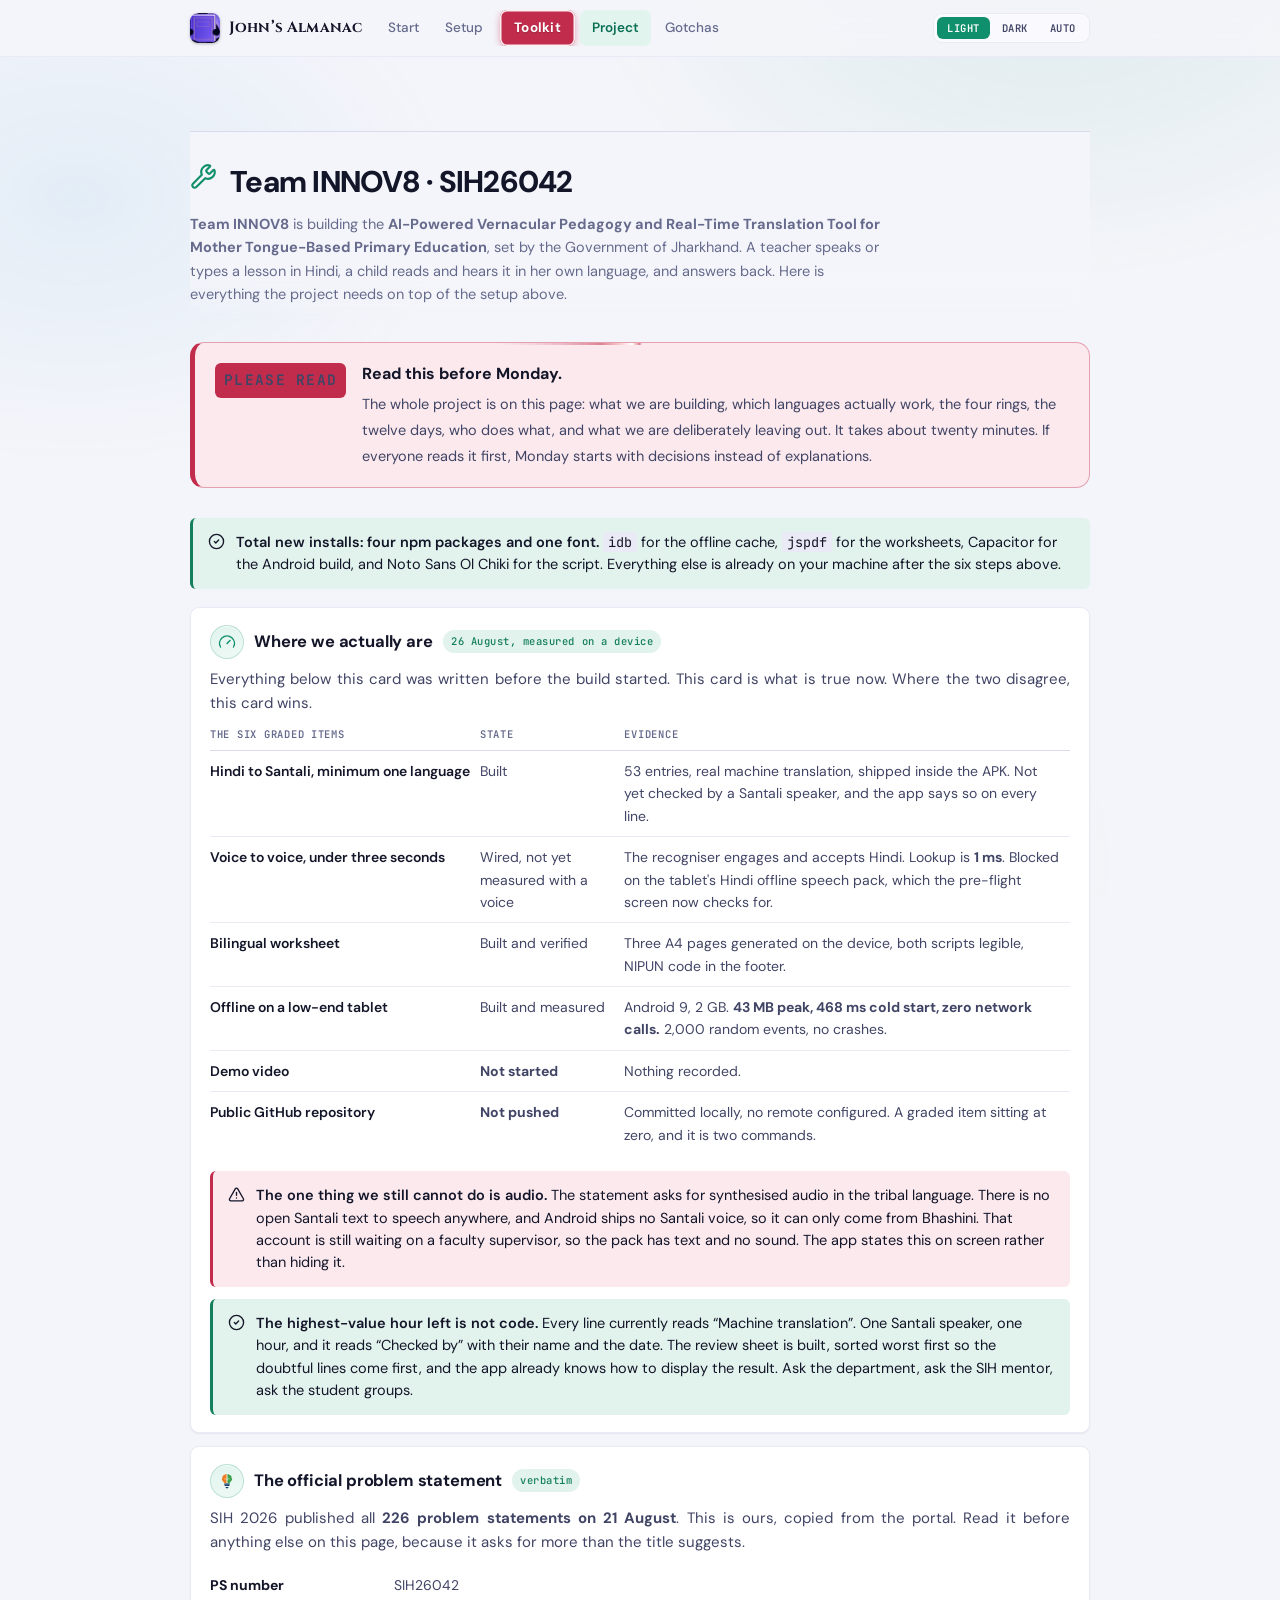
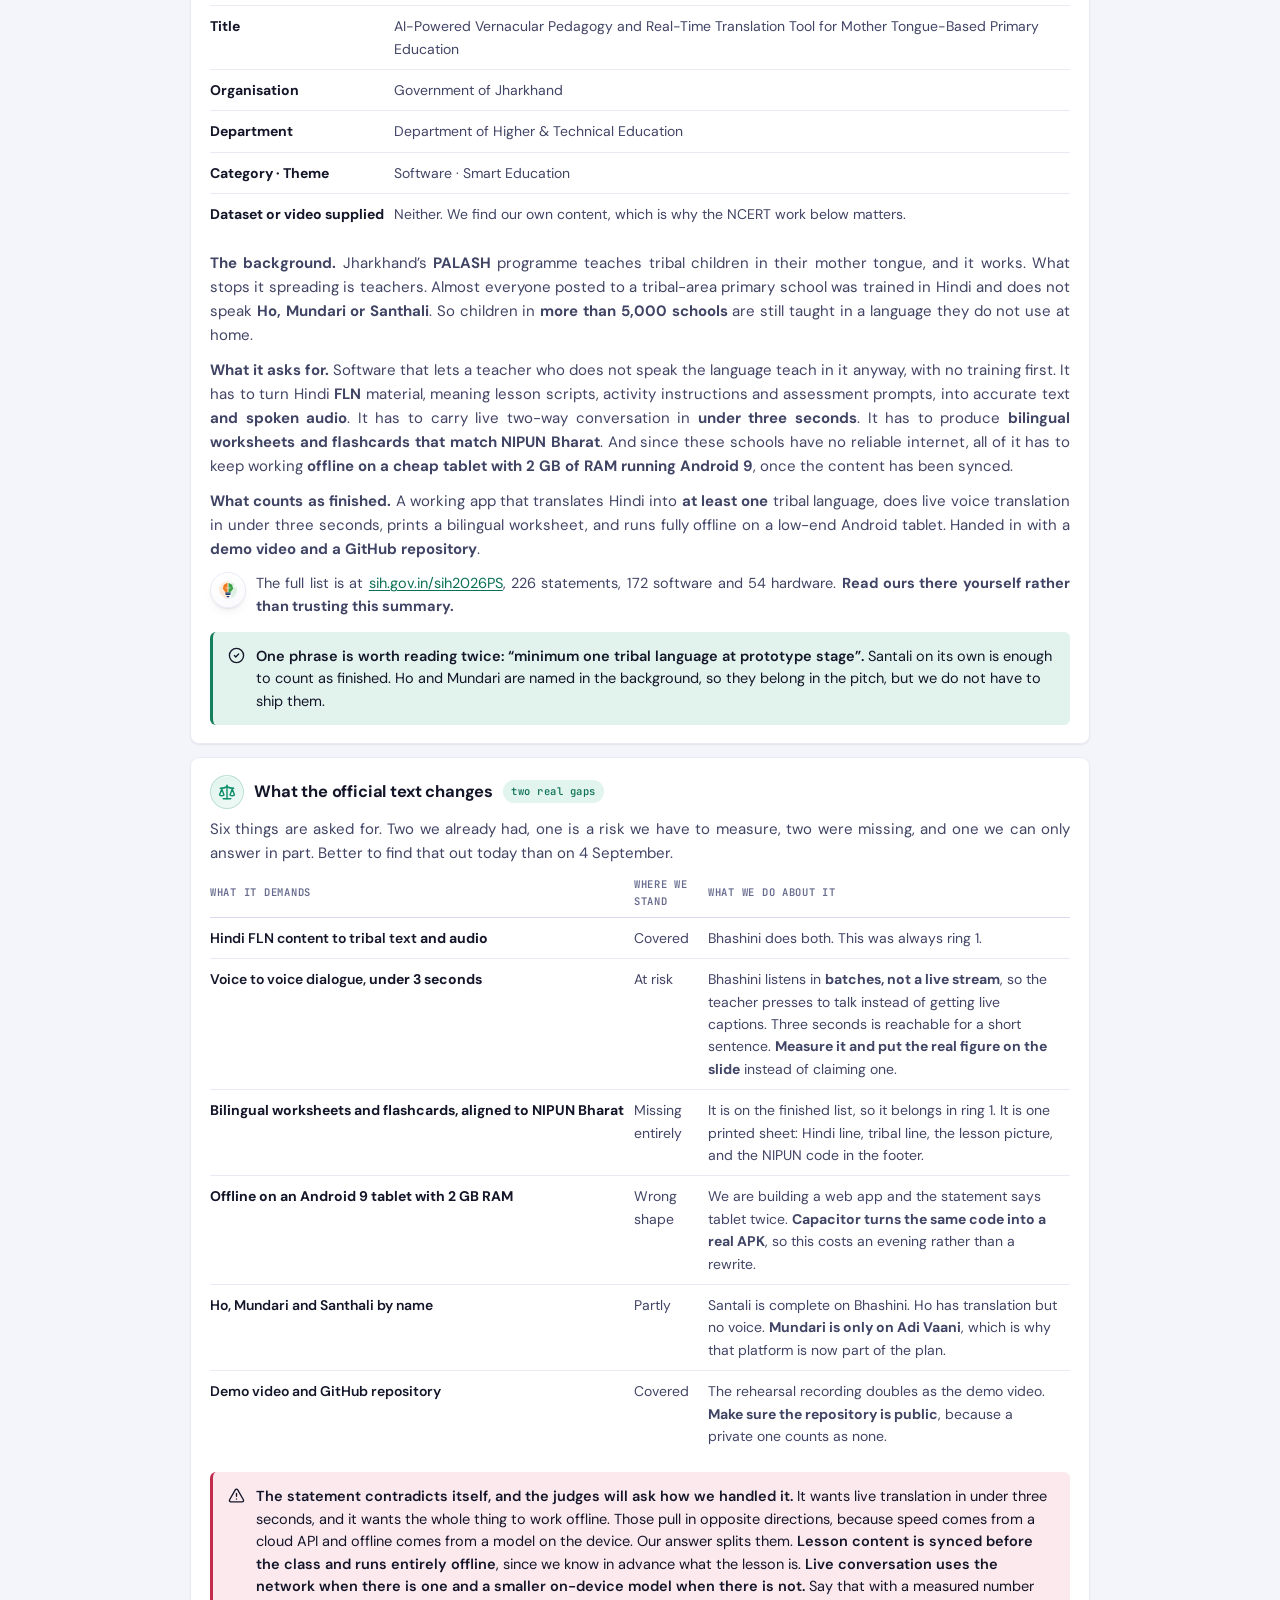
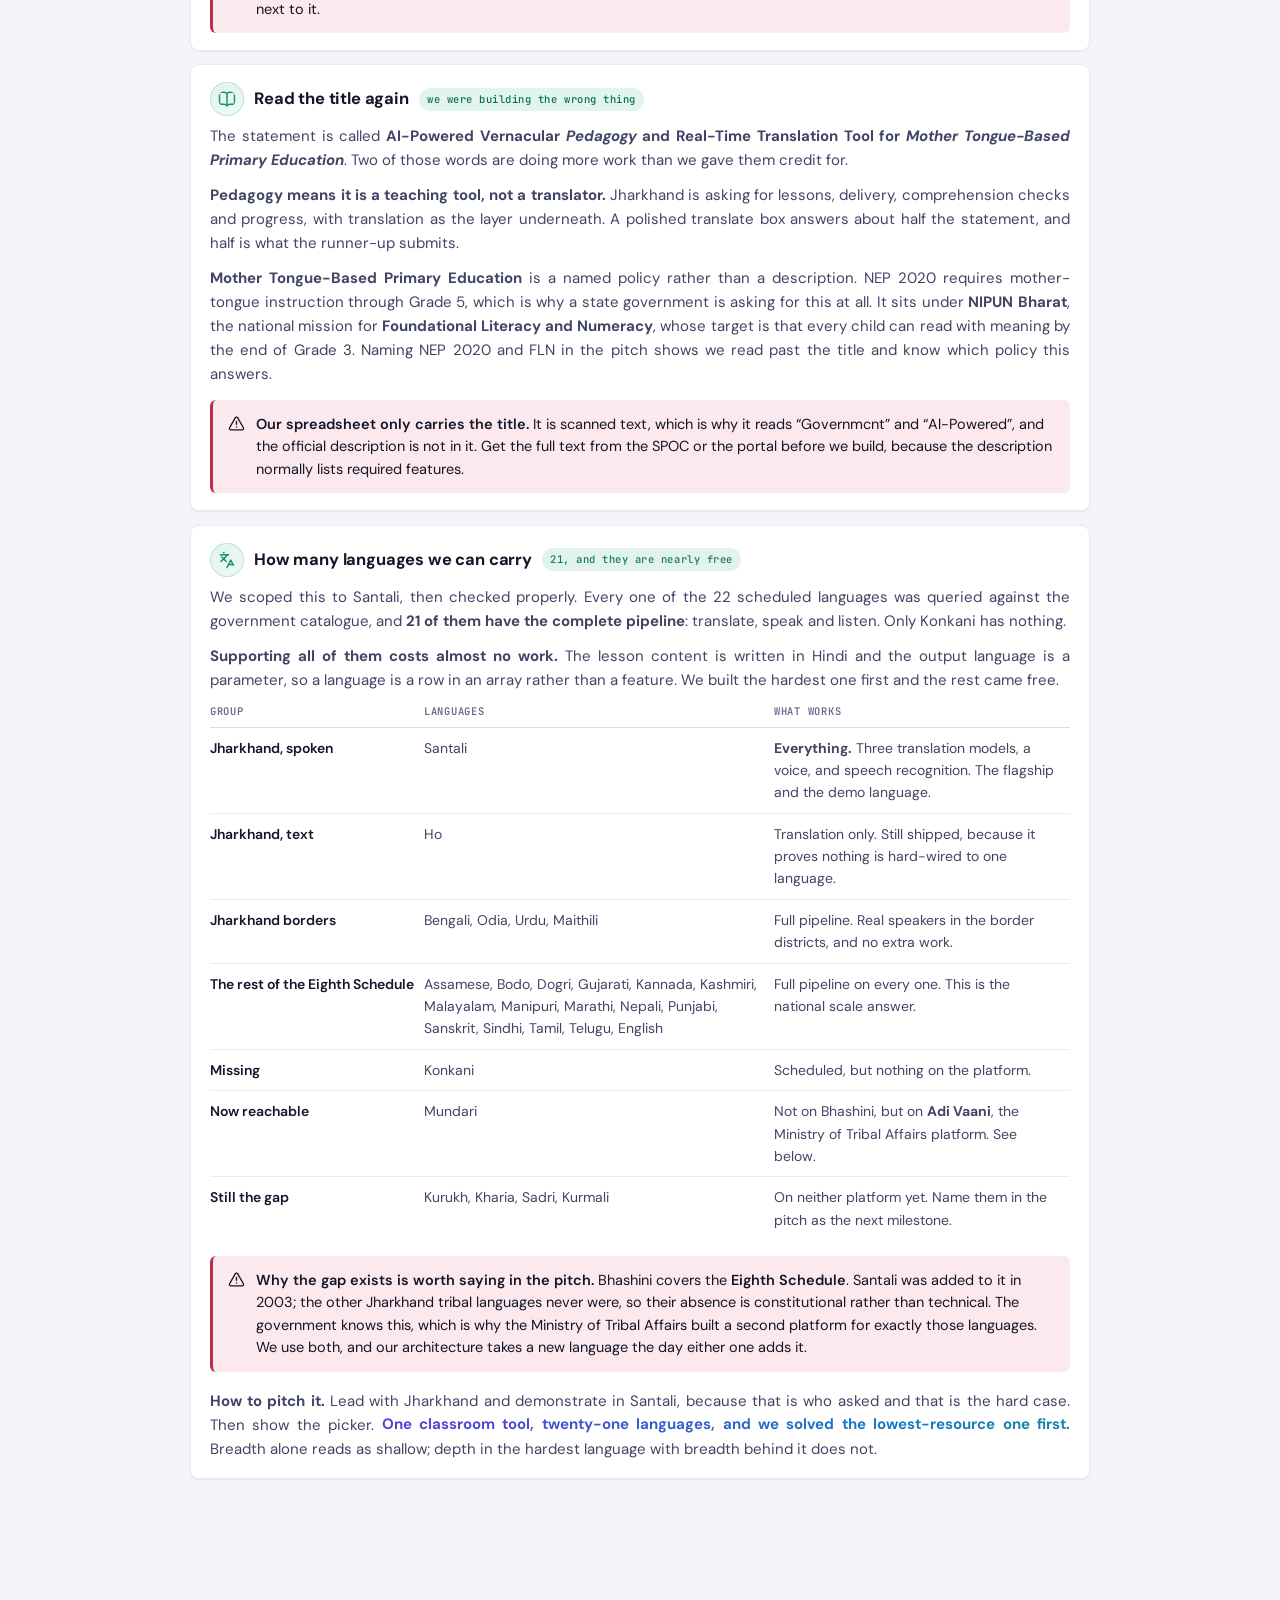
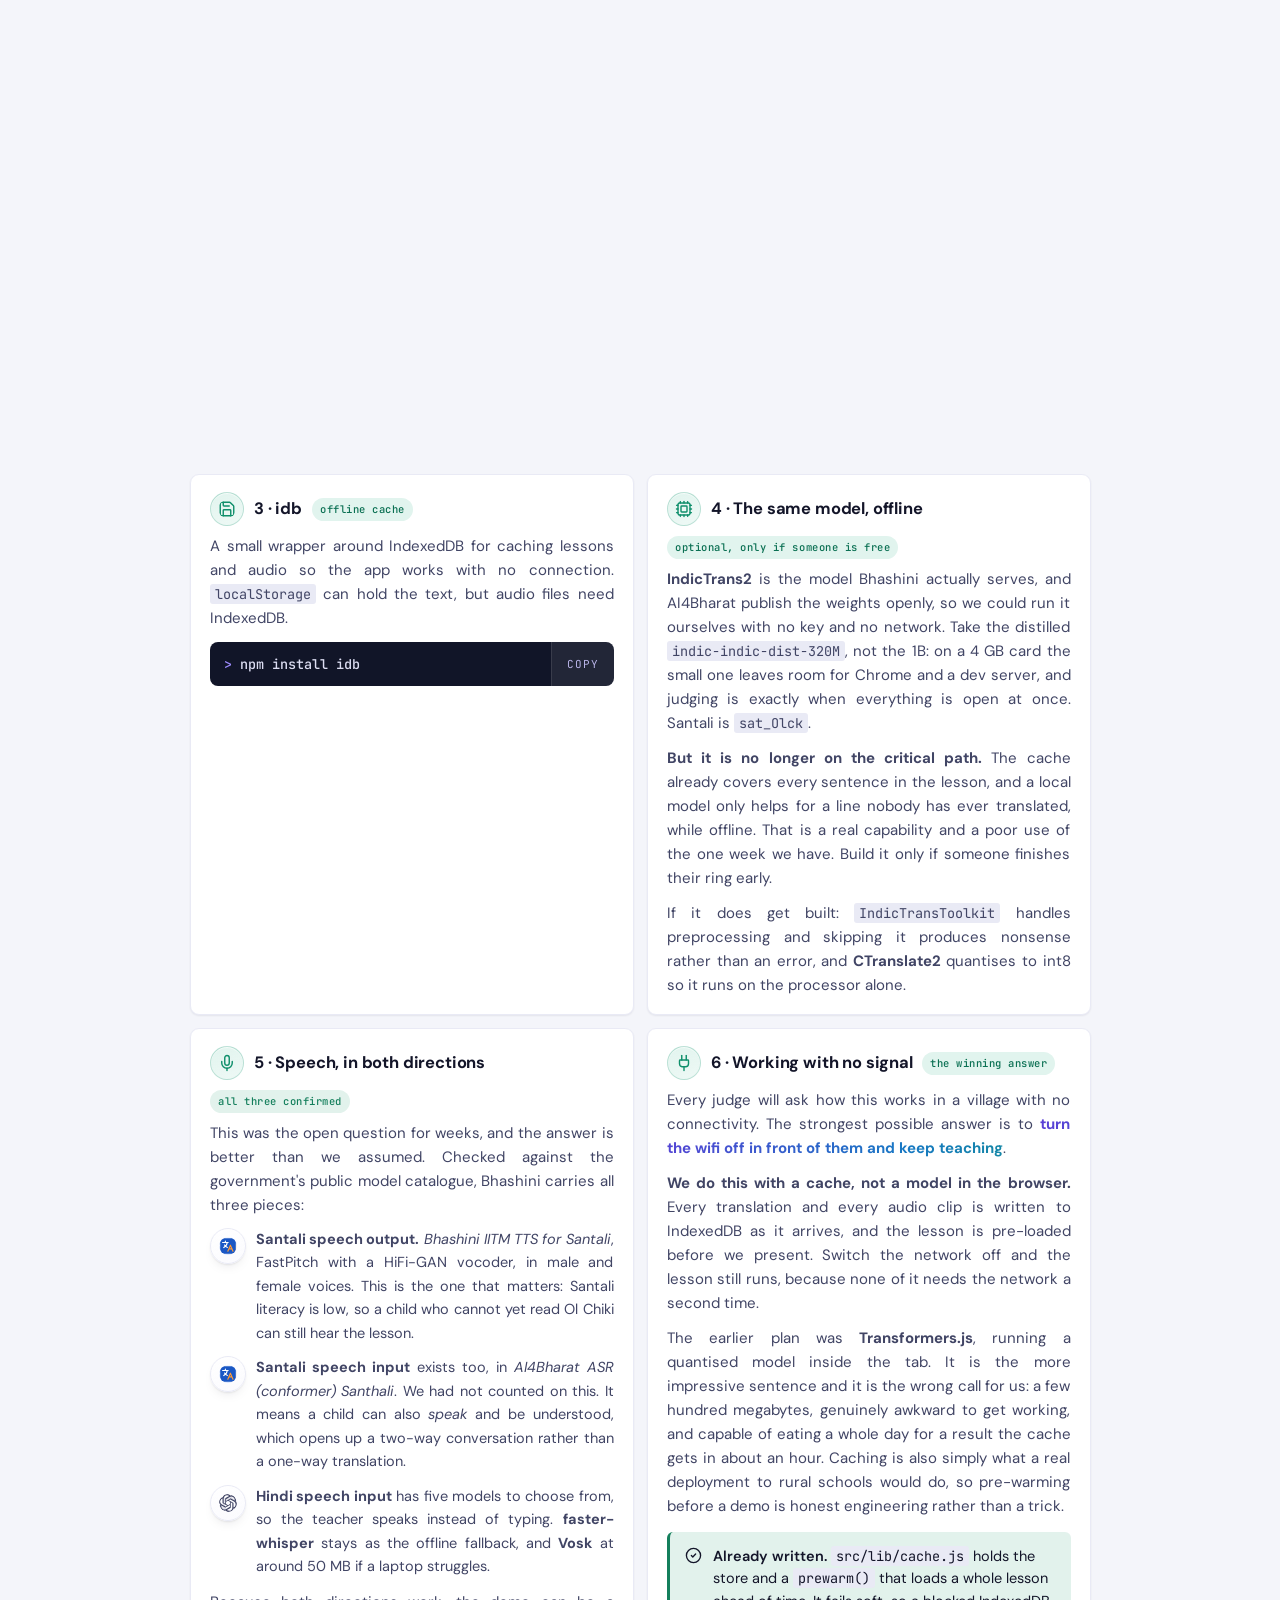
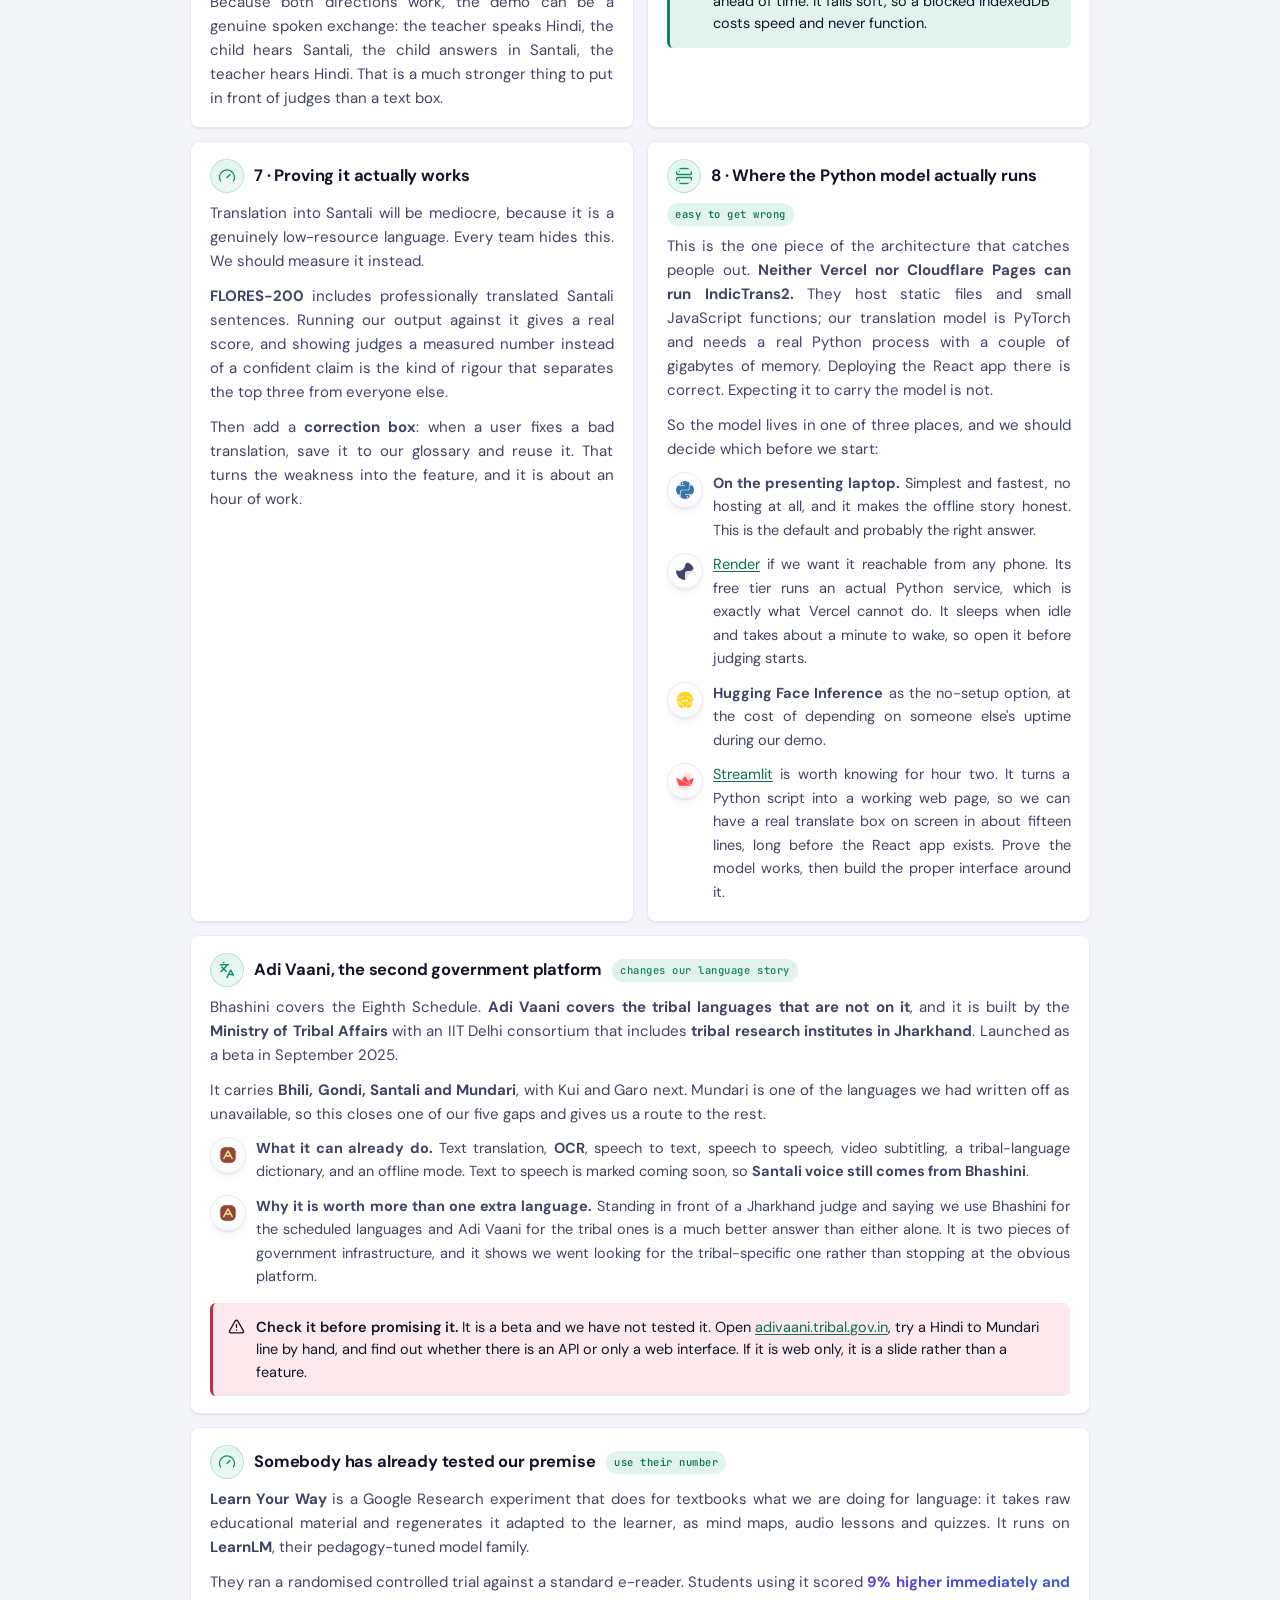
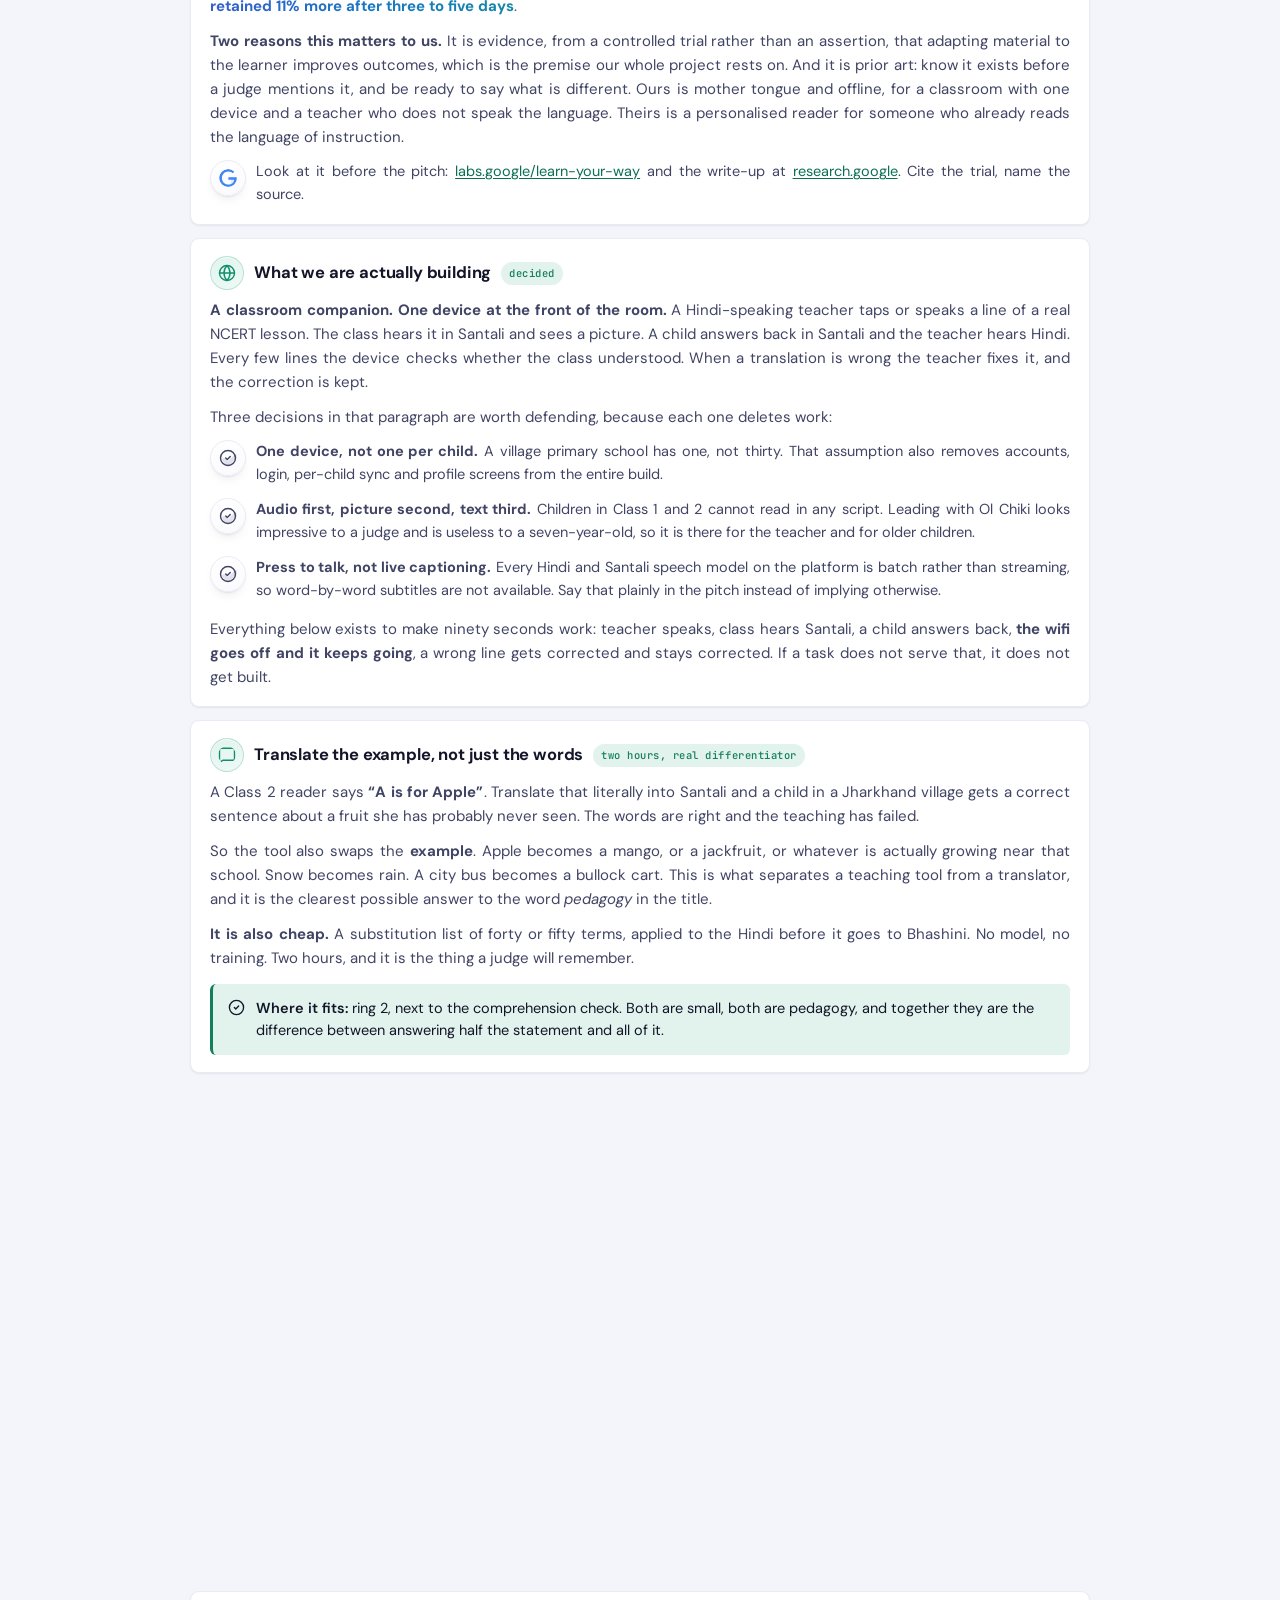
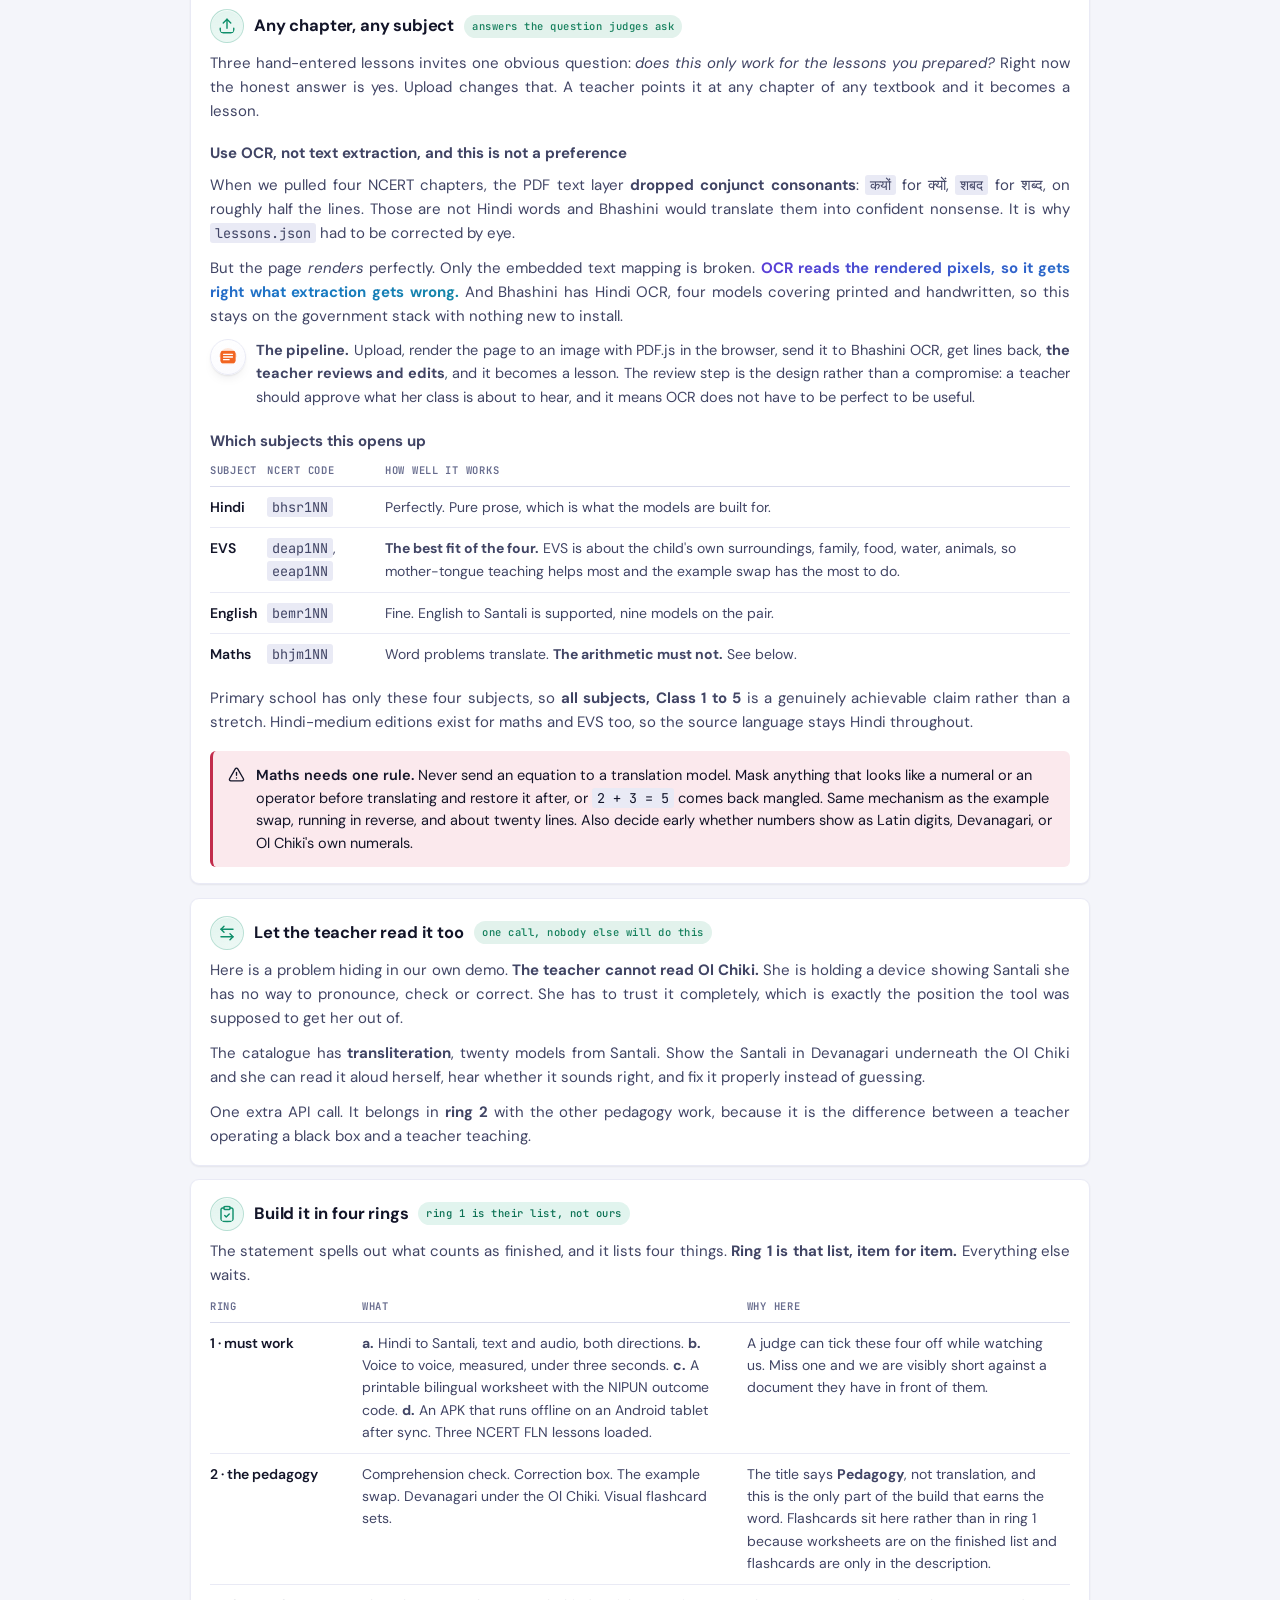
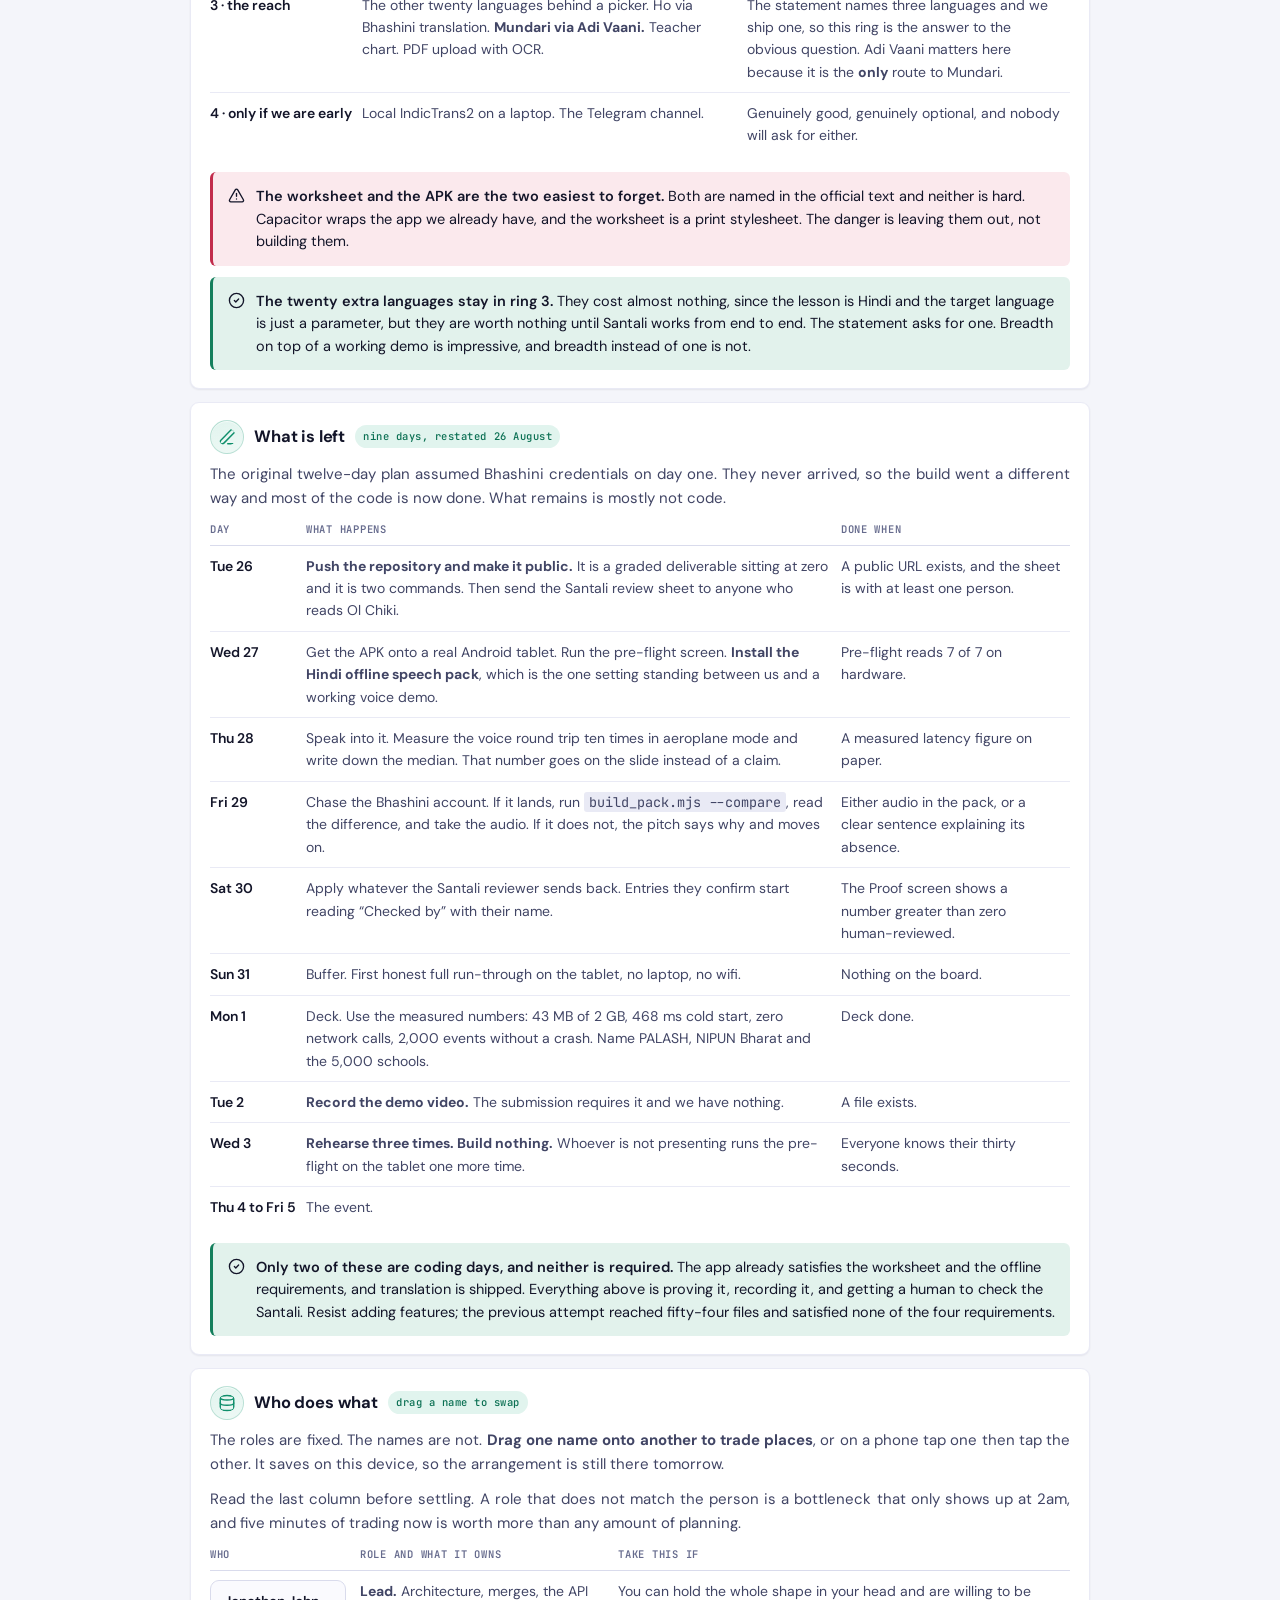
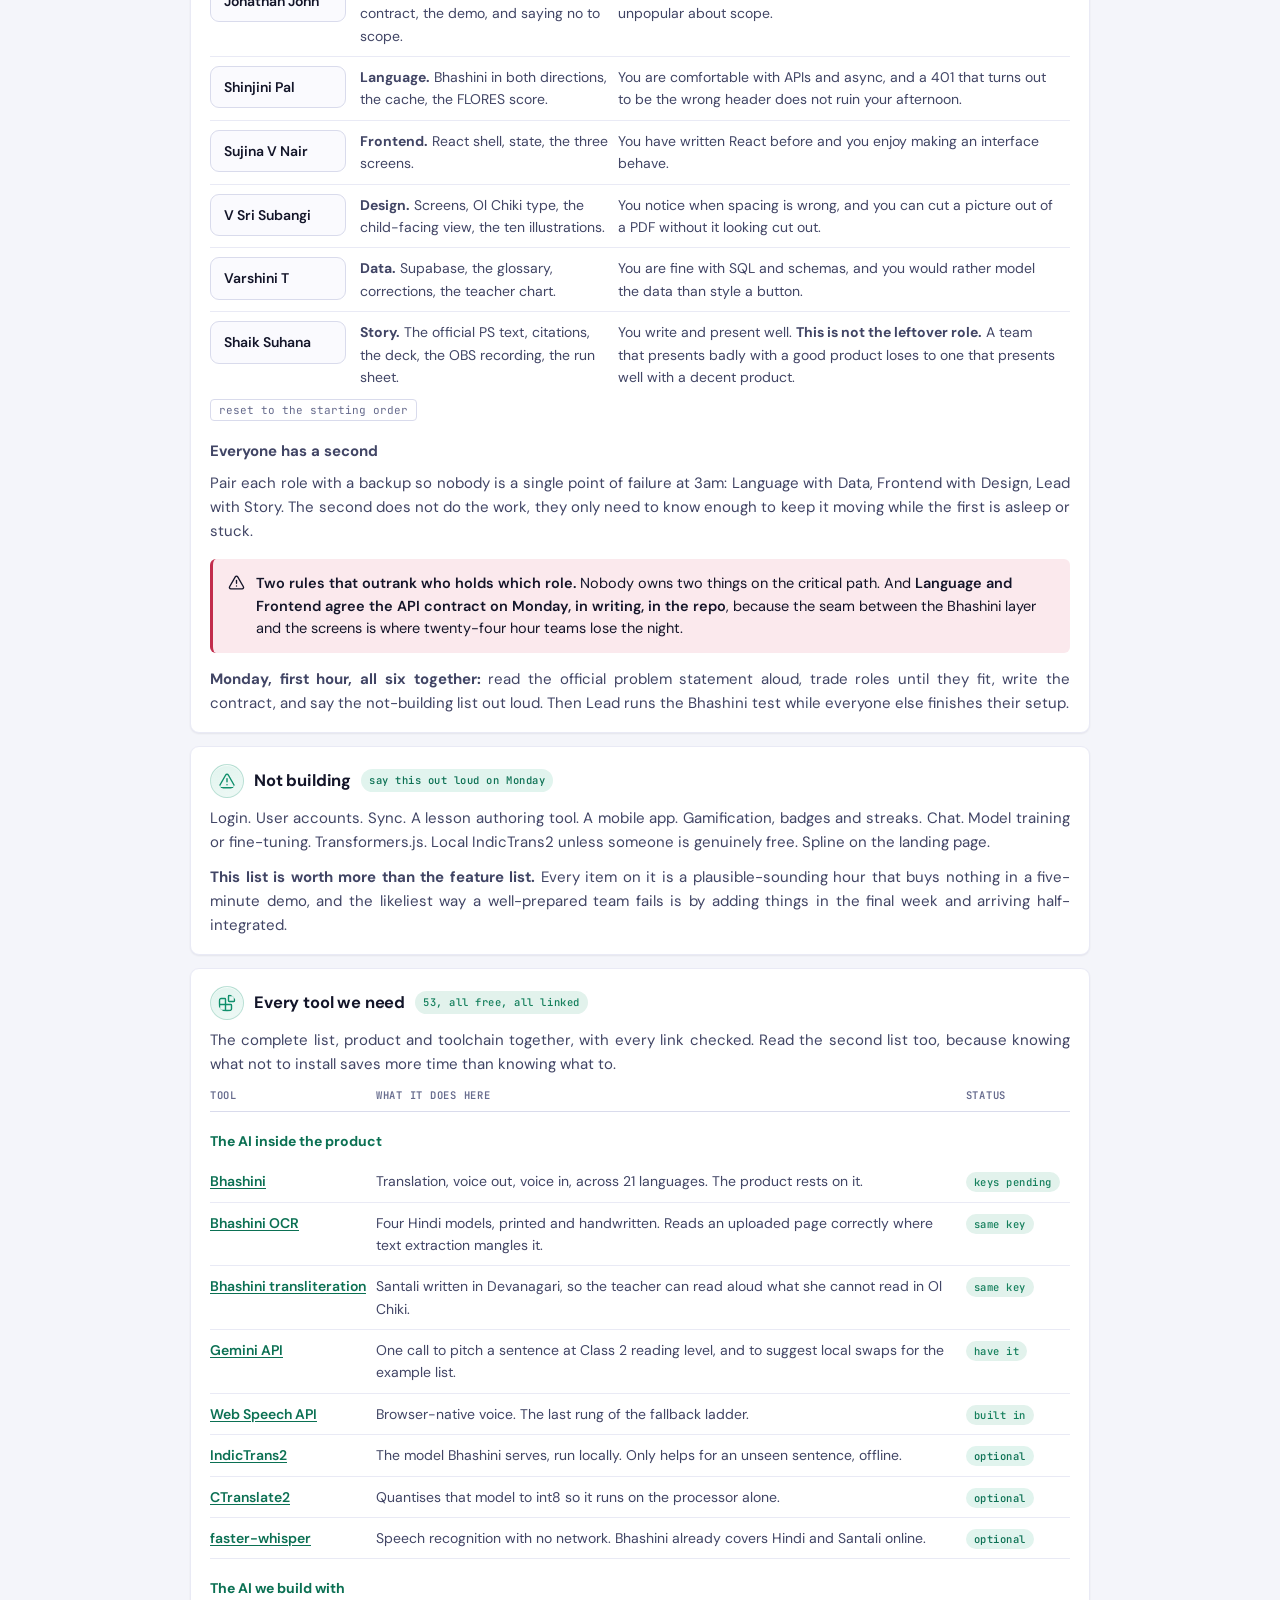
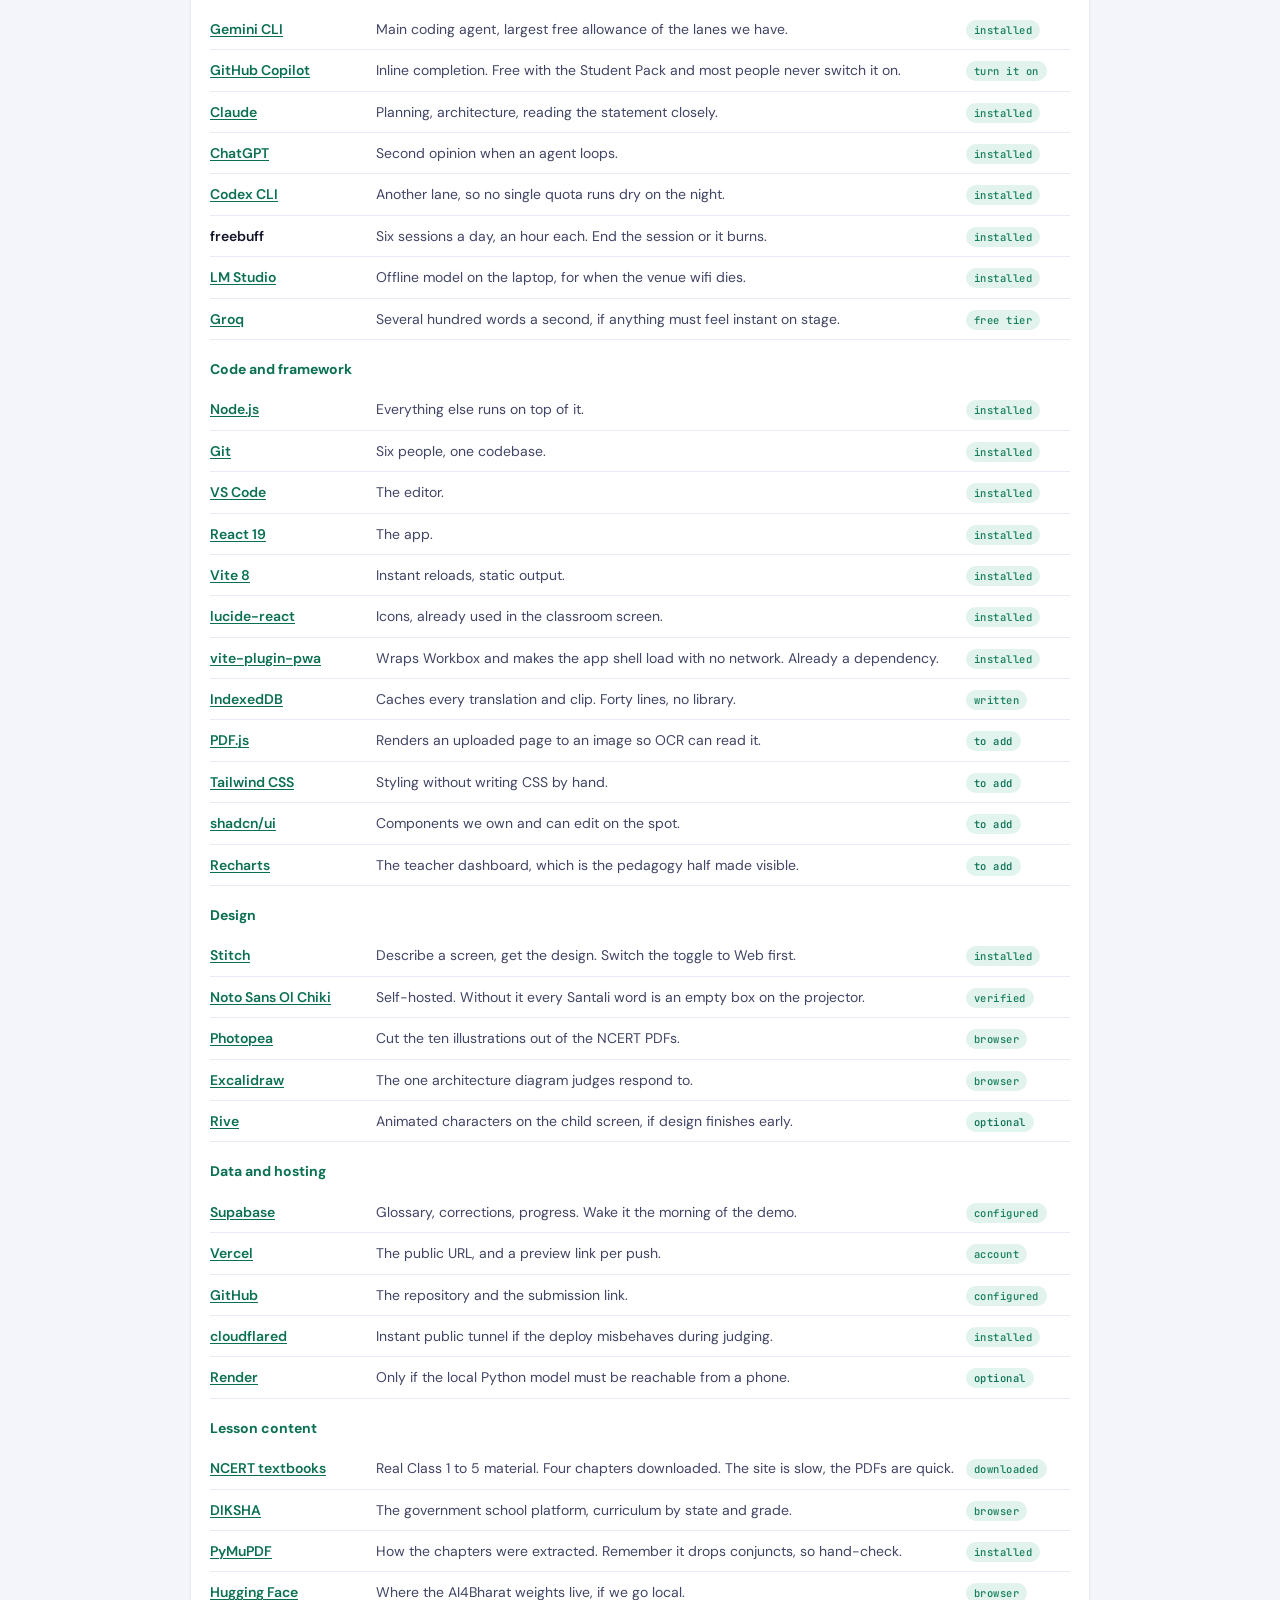
<file: project.html>
<!doctype html>
<html lang="en" data-theme="light" data-page="project">
<head>
<meta charset="utf-8">
<meta name="viewport" content="width=device-width, initial-scale=1">
<title>Team INNOV8 · SIH26042</title>
<meta name="description" content="The vernacular translation tool: the decided stack, the offline models, and the demo run sheet.">
<meta name="author" content="Jonathan John">
<meta name="color-scheme" content="light dark">
<link rel="canonical" href="https://jonathanjohn95001.github.io/sih-team-kit/project.html">
<meta property="og:type" content="website">
<meta property="og:site_name" content="John’s Almanac">
<meta property="og:url" content="https://jonathanjohn95001.github.io/sih-team-kit/project.html">
<meta property="og:title" content="John’s Almanac · Team INNOV8">
<meta property="og:description" content="SIH26042. A teacher speaks Hindi, a child hears her own language and answers back. It works with no network.">
<meta property="og:image" content="https://jonathanjohn95001.github.io/sih-team-kit/assets/project.jpg">
<meta property="og:image:secure_url" content="https://jonathanjohn95001.github.io/sih-team-kit/assets/project.jpg">
<meta property="og:image:type" content="image/jpeg">
<meta property="og:image:width" content="1200">
<meta property="og:image:height" content="1200">
<meta property="og:image:alt" content="John’s Almanac, a universal hackathon setup guide">
<meta name="twitter:card" content="summary_large_image">
<meta name="twitter:title" content="John’s Almanac · Team INNOV8">
<meta name="twitter:description" content="SIH26042. A teacher speaks Hindi, a child hears her own language and answers back. It works with no network.">
<meta name="twitter:image" content="https://jonathanjohn95001.github.io/sih-team-kit/assets/project-wide.jpg">
<meta name="theme-color" content="#0F1124">
<link rel="icon" type="image/png" href="./assets/favicon.png">
<link rel="apple-touch-icon" href="./assets/logo.png">
<link rel="preconnect" href="https://fonts.googleapis.com">
<link rel="preconnect" href="https://fonts.gstatic.com" crossorigin>
<link rel="stylesheet" href="https://fonts.googleapis.com/css2?family=Cinzel:wght@600;700&family=DM+Sans:ital,opsz,wght@0,9..40,300;0,9..40,400;0,9..40,500;0,9..40,600;0,9..40,700;1,9..40,400&family=JetBrains+Mono:wght@400;500;600&display=swap">
<link rel="stylesheet" href="./assets/almanac.css?v=95329a62">
<style>
  /* The masthead backdrop is 100vw, which counts the scrollbar, so
     without this the page scrolls sideways by the scrollbar width. */
  *,*::before,*::after { box-sizing:border-box; }
  html { -webkit-text-size-adjust:100%; overflow-x:clip; }
  body { margin:0; overflow-x:clip; }
  img { max-width:100%; }
</style>
<script>
/* Before first paint, so no flash of the wrong theme. */
(function () {
  var m; try { m = localStorage.getItem('almanac-theme'); } catch (e) {}
  if (m !== 'auto') document.documentElement.setAttribute('data-theme', m === 'dark' ? 'dark' : 'light');
})();
</script>
</head>
<body>

<svg width="0" height="0" style="position:absolute" aria-hidden="true"><defs>
  <symbol id="l-vscode" viewBox="0 0 24 24"><path d="M23.15 2.587L18.21.21a1.494 1.494 0 0 0-1.705.29l-9.46 8.63-4.12-3.128a.999.999 0 0 0-1.276.057L.327 7.261A1 1 0 0 0 .326 8.74L3.899 12 .326 15.26a1 1 0 0 0 .001 1.479L1.65 17.94a.999.999 0 0 0 1.276.057l4.12-3.128 9.46 8.63a1.492 1.492 0 0 0 1.704.29l4.942-2.377A1.5 1.5 0 0 0 24 20.06V3.939a1.5 1.5 0 0 0-.85-1.352zm-5.146 14.861L10.826 12l7.178-5.448v10.896z" fill="#007ACC"/></symbol>
  <symbol id="l-gemini" viewBox="0 0 24 24"><path d="M11.04 19.32Q12 21.51 12 24q0-2.49.93-4.68.96-2.19 2.58-3.81t3.81-2.55Q21.51 12 24 12q-2.49 0-4.68-.93a12.3 12.3 0 0 1-3.81-2.58 12.3 12.3 0 0 1-2.58-3.81Q12 2.49 12 0q0 2.49-.96 4.68-.93 2.19-2.55 3.81a12.3 12.3 0 0 1-3.81 2.58Q2.49 12 0 12q2.49 0 4.68.96 2.19.93 3.81 2.55t2.55 3.81" fill="#8E75B2"/></symbol>
  <symbol id="l-openai" viewBox="0 0 24 24"><path d="M22.2819 9.8211a5.9847 5.9847 0 0 0-.5157-4.9108 6.0462 6.0462 0 0 0-6.5098-2.9A6.0651 6.0651 0 0 0 4.9807 4.1818a5.9847 5.9847 0 0 0-3.9977 2.9 6.0462 6.0462 0 0 0 .7427 7.0966 5.98 5.98 0 0 0 .511 4.9107 6.051 6.051 0 0 0 6.5146 2.9001A5.9847 5.9847 0 0 0 13.2599 24a6.0557 6.0557 0 0 0 5.7718-4.2058 5.9894 5.9894 0 0 0 3.9977-2.9001 6.0557 6.0557 0 0 0-.7475-7.0729zm-9.022 12.6081a4.4755 4.4755 0 0 1-2.8764-1.0408l.1419-.0804 4.7783-2.7582a.7948.7948 0 0 0 .3927-.6813v-6.7369l2.02 1.1686a.071.071 0 0 1 .038.052v5.5826a4.504 4.504 0 0 1-4.4945 4.4944zm-9.6607-4.1254a4.4708 4.4708 0 0 1-.5346-3.0137l.142.0852 4.783 2.7582a.7712.7712 0 0 0 .7806 0l5.8428-3.3685v2.3324a.0804.0804 0 0 1-.0332.0615L9.74 19.9502a4.4992 4.4992 0 0 1-6.1408-1.6464zM2.3408 7.8956a4.485 4.485 0 0 1 2.3655-1.9728V11.6a.7664.7664 0 0 0 .3879.6765l5.8144 3.3543-2.0201 1.1685a.0757.0757 0 0 1-.071 0l-4.8303-2.7865A4.504 4.504 0 0 1 2.3408 7.872zm16.5963 3.8558L13.1038 8.364 15.1192 7.2a.0757.0757 0 0 1 .071 0l4.8303 2.7913a4.4944 4.4944 0 0 1-.6765 8.1042v-5.6772a.79.79 0 0 0-.407-.667zm2.0107-3.0231l-.142-.0852-4.7735-2.7818a.7759.7759 0 0 0-.7854 0L9.409 9.2297V6.8974a.0662.0662 0 0 1 .0284-.0615l4.8303-2.7866a4.4992 4.4992 0 0 1 6.6802 4.66zM8.3065 12.863l-2.02-1.1638a.0804.0804 0 0 1-.038-.0567V6.0742a4.4992 4.4992 0 0 1 7.3757-3.4537l-.142.0805L8.704 5.459a.7948.7948 0 0 0-.3927.6813zm1.0976-2.3654l2.602-1.4998 2.6069 1.4998v2.9994l-2.5974 1.4997-2.6067-1.4997Z" fill="currentColor"/></symbol>
  <symbol id="l-supabase" viewBox="0 0 24 24"><path d="M11.9 1.036c-.015-.986-1.26-1.41-1.874-.637L.764 12.05C-.33 13.427.65 15.455 2.409 15.455h9.579l.113 7.51c.014.985 1.259 1.408 1.873.636l9.262-11.653c1.093-1.375.113-3.403-1.645-3.403h-9.642z" fill="#3FCF8E"/></symbol>
  <symbol id="l-obs" viewBox="0 0 24 24"><path d="M12,24C5.383,24,0,18.617,0,12S5.383,0,12,0s12,5.383,12,12S18.617,24,12,24z M12,1.109 C5.995,1.109,1.11,5.995,1.11,12C1.11,18.005,5.995,22.89,12,22.89S22.89,18.005,22.89,12C22.89,5.995,18.005,1.109,12,1.109z M6.182,5.99c0.352-1.698,1.503-3.229,3.05-3.996c-0.269,0.273-0.595,0.483-0.844,0.78c-1.02,1.1-1.48,2.692-1.199,4.156 c0.355,2.235,2.455,4.06,4.732,4.028c1.765,0.079,3.485-0.937,4.348-2.468c1.848,0.063,3.645,1.017,4.7,2.548 c0.54,0.799,0.962,1.736,0.991,2.711c-0.342-1.295-1.202-2.446-2.375-3.095c-1.135-0.639-2.529-0.802-3.772-0.425 c-1.56,0.448-2.849,1.723-3.293,3.293c-0.377,1.25-0.216,2.628,0.377,3.772c-0.825,1.429-2.315,2.449-3.932,2.756 c-1.244,0.261-2.551,0.059-3.709-0.464c1.036,0.302,2.161,0.355,3.191-0.011c1.381-0.457,2.522-1.567,3.024-2.935 c0.556-1.49,0.345-3.261-0.591-4.54c-0.7-1.007-1.803-1.717-3.002-1.969c-0.38-0.068-0.764-0.098-1.148-0.134 c-0.611-1.231-0.834-2.66-0.528-3.996L6.182,5.99z" fill="currentColor"/></symbol>
  <symbol id="l-perplexity" viewBox="0 0 24 24"><path d="M22.3977 7.0896h-2.3106V.0676l-7.5094 6.3542V.1577h-1.1554v6.1966L4.4904 0v7.0896H1.6023v10.3976h2.8882V24l6.932-6.3591v6.2005h1.1554v-6.0469l6.9318 6.1807v-6.4879h2.8882V7.0896zm-3.4657-4.531v4.531h-5.355l5.355-4.531zm-13.2862.0676 4.8691 4.4634H5.6458V2.6262zM2.7576 16.332V8.245h7.8476l-6.1149 6.1147v1.9723H2.7576zm2.8882 5.0404v-3.8852h.0001v-2.6488l5.7763-5.7764v7.0111l-5.7764 5.2993zm12.7086.0248-5.7766-5.1509V9.0618l5.7766 5.7766v6.5588zm2.8882-5.0652h-1.733v-1.9723L13.3948 8.245h7.8478v8.087z" fill="#1FB8CD"/></symbol>
  <symbol id="l-stitch" viewBox="0 0 24 24"><path d="M4 12c0-4.4 3.6-8 8-8s8 3.6 8 8-3.6 8-8 8" fill="none" stroke="#8B5CF6" stroke-width="2" stroke-linecap="round"/><circle cx="12" cy="12" r="2.6" fill="#8B5CF6"/></symbol>
  <symbol id="l-adivaani" viewBox="0 0 24 24"><rect x="1.8" y="1.8" width="20.4" height="20.4" rx="5" fill="#8C4A2F"/><path d="M6.4 16.8 12 6.6l5.6 10.2M8.7 13.4h6.6" fill="none" stroke="#FFD9A0" stroke-width="1.9" stroke-linecap="round" stroke-linejoin="round"/></symbol>
  <symbol id="s-route" viewBox="0 0 24 24"><g fill="none" stroke="currentColor" stroke-width="1.9" stroke-linecap="round" stroke-linejoin="round"><circle cx="6" cy="19" r="3"/><path d="M9 19h8.5a3.5 3.5 0 0 0 0-7h-11a3.5 3.5 0 0 1 0-7H15"/><circle cx="18" cy="5" r="3"/></g></symbol>
  <symbol id="s-wrench" viewBox="0 0 24 24"><g fill="none" stroke="currentColor" stroke-width="1.9" stroke-linecap="round" stroke-linejoin="round"><path d="M14.7 6.3a1 1 0 0 0 0 1.4l1.6 1.6a1 1 0 0 0 1.4 0l3.106-3.105c.32-.322.863-.22.983.218a6 6 0 0 1-8.259 7.057l-7.91 7.91a1 1 0 0 1-2.999-3l7.91-7.91a6 6 0 0 1 7.057-8.259c.438.12.54.662.219.984z"/></g></symbol>
  <symbol id="s-globe" viewBox="0 0 24 24"><g fill="none" stroke="currentColor" stroke-width="1.9" stroke-linecap="round" stroke-linejoin="round"><circle cx="12" cy="12" r="10"/><path d="M12 2a14.5 14.5 0 0 0 0 20 14.5 14.5 0 0 0 0-20"/><path d="M2 12h20"/></g></symbol>
  <symbol id="s-trap" viewBox="0 0 24 24"><g fill="none" stroke="currentColor" stroke-width="1.9" stroke-linecap="round" stroke-linejoin="round"><path d="m21.73 18-8-14a2 2 0 0 0-3.48 0l-8 14A2 2 0 0 0 4 21h16a2 2 0 0 0 1.73-3"/><path d="M12 9v4"/><path d="M12 17h.01"/></g></symbol>
  <symbol id="s-clip" viewBox="0 0 24 24"><g fill="none" stroke="currentColor" stroke-width="1.9" stroke-linecap="round" stroke-linejoin="round"><rect width="8" height="4" x="8" y="2" rx="1" ry="1"/><path d="M16 4h2a2 2 0 0 1 2 2v14a2 2 0 0 1-2 2H6a2 2 0 0 1-2-2V6a2 2 0 0 1 2-2h2"/><path d="m9 14 2 2 4-4"/></g></symbol>
  <symbol id="l-node" viewBox="0 0 24 24"><path d="M11.998,24c-0.321,0-0.641-0.084-0.922-0.247l-2.936-1.737c-0.438-0.245-0.224-0.332-0.08-0.383 c0.585-0.203,0.703-0.25,1.328-0.604c0.065-0.037,0.151-0.023,0.218,0.017l2.256,1.339c0.082,0.045,0.197,0.045,0.272,0l8.795-5.076 c0.082-0.047,0.134-0.141,0.134-0.238V6.921c0-0.099-0.053-0.192-0.137-0.242l-8.791-5.072c-0.081-0.047-0.189-0.047-0.271,0 L3.075,6.68C2.99,6.729,2.936,6.825,2.936,6.921v10.15c0,0.097,0.054,0.189,0.139,0.235l2.409,1.392 c1.307,0.654,2.108-0.116,2.108-0.89V7.787c0-0.142,0.114-0.253,0.256-0.253h1.115c0.139,0,0.255,0.112,0.255,0.253v10.021 c0,1.745-0.95,2.745-2.604,2.745c-0.508,0-0.909,0-2.026-0.551L2.28,18.675c-0.57-0.329-0.922-0.945-0.922-1.604V6.921 c0-0.659,0.353-1.275,0.922-1.603l8.795-5.082c0.557-0.315,1.296-0.315,1.848,0l8.794,5.082c0.57,0.329,0.924,0.944,0.924,1.603 v10.15c0,0.659-0.354,1.273-0.924,1.604l-8.794,5.078C12.643,23.916,12.324,24,11.998,24z M19.099,13.993 c0-1.9-1.284-2.406-3.987-2.763c-2.731-0.361-3.009-0.548-3.009-1.187c0-0.528,0.235-1.233,2.258-1.233 c1.807,0,2.473,0.389,2.747,1.607c0.024,0.115,0.129,0.199,0.247,0.199h1.141c0.071,0,0.138-0.031,0.186-0.081 c0.048-0.054,0.074-0.123,0.067-0.196c-0.177-2.098-1.571-3.076-4.388-3.076c-2.508,0-4.004,1.058-4.004,2.833 c0,1.925,1.488,2.457,3.895,2.695c2.88,0.282,3.103,0.703,3.103,1.269c0,0.983-0.789,1.402-2.642,1.402 c-2.327,0-2.839-0.584-3.011-1.742c-0.02-0.124-0.126-0.215-0.253-0.215h-1.137c-0.141,0-0.254,0.112-0.254,0.253 c0,1.482,0.806,3.248,4.655,3.248C17.501,17.007,19.099,15.91,19.099,13.993z" fill="#5FA04E"/></symbol>
  <symbol id="l-warn" viewBox="0 0 24 24"><g fill="none" stroke="currentColor" stroke-width="1.9" stroke-linecap="round" stroke-linejoin="round"><path d="m21.73 18-8-14a2 2 0 0 0-3.48 0l-8 14A2 2 0 0 0 4 21h16a2 2 0 0 0 1.73-3"/><path d="M12 9v4"/><path d="M12 17h.01"/></g></symbol>
  <symbol id="l-capacitor" viewBox="0 0 24 24"><path d="M24 3.7l-5.766 5.766 5.725 5.736-3.713 3.712L5.073 3.742 8.786.03l5.736 5.726L20.284 0 24 3.7zM.029 8.785l3.713-3.713 15.173 15.173-3.713 3.714-5.732-5.726L3.7 24 0 20.285l5.754-5.764L.029 8.785z" fill="#119EFF"/></symbol>
  <symbol id="l-check" viewBox="0 0 24 24"><g fill="none" stroke="currentColor" stroke-width="1.9" stroke-linecap="round" stroke-linejoin="round"><circle cx="12" cy="12" r="10"/><path d="m9 12 2 2 4-4"/></g></symbol>
  <symbol id="l-google" viewBox="0 0 24 24"><path d="M12.48 10.92v3.28h7.84c-.24 1.84-.853 3.187-1.787 4.133-1.147 1.147-2.933 2.4-6.053 2.4-4.827 0-8.6-3.893-8.6-8.72s3.773-8.72 8.6-8.72c2.6 0 4.507 1.027 5.907 2.347l2.307-2.307C18.747 1.44 16.133 0 12.48 0 5.867 0 .307 5.387.307 12s5.56 12 12.173 12c3.573 0 6.267-1.173 8.373-3.36 2.16-2.16 2.84-5.213 2.84-7.667 0-.76-.053-1.467-.173-2.053H12.48z" fill="#4285F4"/></symbol>
  <symbol id="l-shadcn" viewBox="0 0 24 24"><path d="M22.219 11.784 11.784 22.219c-.407.407-.407 1.068 0 1.476.407.407 1.068.407 1.476 0L23.695 13.26c.407-.408.407-1.069 0-1.476-.408-.407-1.069-.407-1.476 0ZM20.132.305.305 20.132c-.407.407-.407 1.068 0 1.476.408.407 1.069.407 1.476 0L21.608 1.781c.407-.407.407-1.068 0-1.476-.408-.407-1.069-.407-1.476 0Z" fill="currentColor"/></symbol>
  <symbol id="l-vercel" viewBox="0 0 24 24"><path d="m12 1.608 12 20.784H0Z" fill="currentColor"/></symbol>
  <symbol id="s-chat" viewBox="0 0 24 24"><g fill="none" stroke="currentColor" stroke-width="1.9" stroke-linecap="round" stroke-linejoin="round"><path d="M22 17a2 2 0 0 1-2 2H6.828a2 2 0 0 0-1.414.586l-2.202 2.202A.71.71 0 0 1 2 21.286V5a2 2 0 0 1 2-2h16a2 2 0 0 1 2 2z"/></g></symbol>
  <symbol id="s-book" viewBox="0 0 24 24"><g fill="none" stroke="currentColor" stroke-width="1.9" stroke-linecap="round" stroke-linejoin="round"><path d="M12 5v16"/><path d="M20.001 19A2 2 0 0022 17V5a2 2 0 00-1.999-2L16 3.002A5 5 0 0012 5a5 5 0 00-4-2H4a2 2 0 00-2 2v12a2 2 0 001.999 2H8a5 5 0 014 2 5 5 0 014-2z"/></g></symbol>
  <symbol id="s-pen" viewBox="0 0 24 24"><g fill="none" stroke="currentColor" stroke-width="1.9" stroke-linecap="round" stroke-linejoin="round"><path d="M13 21h8"/><path d="M21.174 6.812a1 1 0 0 0-3.986-3.987L3.842 16.174a2 2 0 0 0-.5.83l-1.321 4.352a.5.5 0 0 0 .623.622l4.353-1.32a2 2 0 0 0 .83-.497z"/></g></symbol>
  <symbol id="s-blocks" viewBox="0 0 24 24"><g fill="none" stroke="currentColor" stroke-width="1.9" stroke-linecap="round" stroke-linejoin="round"><path d="M10 22V7a1 1 0 0 0-1-1H4a2 2 0 0 0-2 2v12a2 2 0 0 0 2 2h12a2 2 0 0 0 2-2v-5a1 1 0 0 0-1-1H2"/><rect x="14" y="2" width="8" height="8" rx="1"/></g></symbol>
  <symbol id="s-db" viewBox="0 0 24 24"><g fill="none" stroke="currentColor" stroke-width="1.9" stroke-linecap="round" stroke-linejoin="round"><ellipse cx="12" cy="5" rx="9" ry="3"/><path d="M3 5V19A9 3 0 0 0 21 19V5"/><path d="M3 12A9 3 0 0 0 21 12"/></g></symbol>
  <symbol id="s-lang" viewBox="0 0 24 24"><g fill="none" stroke="currentColor" stroke-width="1.9" stroke-linecap="round" stroke-linejoin="round"><path d="m5 8 6 6"/><path d="m4 14 6-6 2-3"/><path d="M2 5h12"/><path d="M7 2h1"/><path d="m22 22-5-10-5 10"/><path d="M14 18h6"/></g></symbol>
  <symbol id="s-rocket" viewBox="0 0 24 24"><g fill="none" stroke="currentColor" stroke-width="1.9" stroke-linecap="round" stroke-linejoin="round"><path d="M12 15v5s3.03-.55 4-2c1.08-1.62 0-5 0-5"/><path d="M4.5 16.5c-1.5 1.26-2 5-2 5s3.74-.5 5-2c.71-.84.7-2.13-.09-2.91a2.18 2.18 0 0 0-2.91-.09"/><path d="M9 12a22 22 0 0 1 2-3.95A12.88 12.88 0 0 1 22 2c0 2.72-.78 7.5-6 11a22.4 22.4 0 0 1-4 2z"/><path d="M9 12H4s.55-3.03 2-4c1.62-1.08 5 .05 5 .05"/></g></symbol>
  <symbol id="l-bhashini" viewBox="0 0 24 24"><rect x="1.6" y="1.6" width="20.8" height="20.8" rx="5" fill="#1A57C4"/><path d="M4.8 7.4h7.4M8.5 5.5v1.9M11 7.4a8.6 8.6 0 0 1-4.7 6.7M7.3 10.7a7.8 7.8 0 0 0 3.9 3.2" fill="none" stroke="#fff" stroke-width="1.5" stroke-linecap="round"/><path d="m11.8 19 3.4-8.1L18.6 19M13.2 15.9h4.1" fill="none" stroke="#FF9933" stroke-width="1.5" stroke-linecap="round" stroke-linejoin="round"/></symbol>
  <symbol id="l-datagov" viewBox="0 0 24 24"><rect x="1.6" y="3.4" width="20.8" height="5.7" rx="1.4" fill="#FF9933"/><rect x="1.6" y="9.1" width="20.8" height="5.8" fill="#F4F4F8"/><rect x="1.6" y="14.9" width="20.8" height="5.7" rx="1.4" fill="#138808"/><circle cx="12" cy="12" r="2.5" fill="none" stroke="#0A3D91" stroke-width="1.3"/><circle cx="12" cy="12" r=".6" fill="#0A3D91"/></symbol>
  <symbol id="l-sih" viewBox="0 0 24 24"><path d="M11.35 2.6c-1.2 0-2.2.5-2.8 1.3-1.5.15-2.65 1.3-2.65 2.75 0 .35.06.68.18.98-.6.5-.98 1.24-.98 2.06 0 1.05.62 1.96 1.53 2.4.1 1.06.9 1.91 1.94 2.1v1.06h2.78V2.6Z" fill="#F07C22"/><path d="M12.65 2.6c1.2 0 2.2.5 2.8 1.3 1.5.15 2.65 1.3 2.65 2.75 0 .35-.06.68-.18.98.6.5.98 1.24.98 2.06 0 1.05-.62 1.96-1.53 2.4-.1 1.06-.9 1.91-1.94 2.1v1.06h-2.78V2.6Z" fill="#3EA34B"/><path d="M9.1 9.3c.9-.5 1.5-.4 2.25.25M14.9 9.3c-.9-.5-1.5-.4-2.25.25" fill="none" stroke="#fff" stroke-width="0.85" stroke-linecap="round" opacity=".85"/><path d="M8.9 16.15h6.2M9.35 18h5.3" fill="none" stroke="#123A6B" stroke-width="1.5" stroke-linecap="round"/><path d="M10 19.9h4l-.35 1.05a1.1 1.1 0 0 1-1.05.75h-1.2a1.1 1.1 0 0 1-1.05-.75L10 19.9Z" fill="#123A6B"/></symbol>
  <symbol id="l-hf" viewBox="0 0 24 24"><path d="M12.025 1.13c-5.77 0-10.449 4.647-10.449 10.378 0 1.112.178 2.181.503 3.185.064-.222.203-.444.416-.577a.96.96 0 0 1 .524-.15c.293 0 .584.124.84.284.278.173.48.408.71.694.226.282.458.611.684.951v-.014c.017-.324.106-.622.264-.874s.403-.487.762-.543c.3-.047.596.06.787.203s.31.313.4.467c.15.257.212.468.233.542.01.026.653 1.552 1.657 2.54.616.605 1.01 1.223 1.082 1.912.055.537-.096 1.059-.38 1.572.637.121 1.294.187 1.967.187.657 0 1.298-.063 1.921-.178-.287-.517-.44-1.041-.384-1.581.07-.69.465-1.307 1.081-1.913 1.004-.987 1.647-2.513 1.657-2.539.021-.074.083-.285.233-.542.09-.154.208-.323.4-.467a1.08 1.08 0 0 1 .787-.203c.359.056.604.29.762.543s.247.55.265.874v.015c.225-.34.457-.67.683-.952.23-.286.432-.52.71-.694.257-.16.547-.284.84-.285a.97.97 0 0 1 .524.151c.228.143.373.388.43.625l.006.04a10.3 10.3 0 0 0 .534-3.273c0-5.731-4.678-10.378-10.449-10.378M8.327 6.583a1.5 1.5 0 0 1 .713.174 1.487 1.487 0 0 1 .617 2.013c-.183.343-.762-.214-1.102-.094-.38.134-.532.914-.917.71a1.487 1.487 0 0 1 .69-2.803m7.486 0a1.487 1.487 0 0 1 .689 2.803c-.385.204-.536-.576-.916-.71-.34-.12-.92.437-1.103.094a1.487 1.487 0 0 1 .617-2.013 1.5 1.5 0 0 1 .713-.174m-10.68 1.55a.96.96 0 1 1 0 1.921.96.96 0 0 1 0-1.92m13.838 0a.96.96 0 1 1 0 1.92.96.96 0 0 1 0-1.92M8.489 11.458c.588.01 1.965 1.157 3.572 1.164 1.607-.007 2.984-1.155 3.572-1.164.196-.003.305.12.305.454 0 .886-.424 2.328-1.563 3.202-.22-.756-1.396-1.366-1.63-1.32q-.011.001-.02.006l-.044.026-.01.008-.03.024q-.018.017-.035.036l-.032.04a1 1 0 0 0-.058.09l-.014.025q-.049.088-.11.19a1 1 0 0 1-.083.116 1.2 1.2 0 0 1-.173.18q-.035.029-.075.058a1.3 1.3 0 0 1-.251-.243 1 1 0 0 1-.076-.107c-.124-.193-.177-.363-.337-.444-.034-.016-.104-.008-.2.022q-.094.03-.216.087-.06.028-.125.063l-.13.074q-.067.04-.136.086a3 3 0 0 0-.135.096 3 3 0 0 0-.26.219 2 2 0 0 0-.12.121 2 2 0 0 0-.106.128l-.002.002a2 2 0 0 0-.09.132l-.001.001a1.2 1.2 0 0 0-.105.212q-.013.036-.024.073c-1.139-.875-1.563-2.317-1.563-3.203 0-.334.109-.457.305-.454m.836 10.354c.824-1.19.766-2.082-.365-3.194-1.13-1.112-1.789-2.738-1.789-2.738s-.246-.945-.806-.858-.97 1.499.202 2.362c1.173.864-.233 1.45-.685.64-.45-.812-1.683-2.896-2.322-3.295s-1.089-.175-.938.647 2.822 2.813 2.562 3.244-1.176-.506-1.176-.506-2.866-2.567-3.49-1.898.473 1.23 2.037 2.16c1.564.932 1.686 1.178 1.464 1.53s-3.675-2.511-4-1.297c-.323 1.214 3.524 1.567 3.287 2.405-.238.839-2.71-1.587-3.216-.642-.506.946 3.49 2.056 3.522 2.064 1.29.33 4.568 1.028 5.713-.624m5.349 0c-.824-1.19-.766-2.082.365-3.194 1.13-1.112 1.789-2.738 1.789-2.738s.246-.945.806-.858.97 1.499-.202 2.362c-1.173.864.233 1.45.685.64.451-.812 1.683-2.896 2.322-3.295s1.089-.175.938.647-2.822 2.813-2.562 3.244 1.176-.506 1.176-.506 2.866-2.567 3.49-1.898-.473 1.23-2.037 2.16c-1.564.932-1.686 1.178-1.464 1.53s3.675-2.511 4-1.297c.323 1.214-3.524 1.567-3.287 2.405.238.839 2.71-1.587 3.216-.642.506.946-3.49 2.056-3.522 2.064-1.29.33-4.568 1.028-5.713-.624" fill="#FFD21E"/></symbol>
  <symbol id="s-key" viewBox="0 0 24 24"><g fill="none" stroke="currentColor" stroke-width="1.9" stroke-linecap="round" stroke-linejoin="round"><path d="m15.5 7.5 2.3 2.3a1 1 0 0 0 1.4 0l2.1-2.1a1 1 0 0 0 0-1.4L19 4"/><path d="m21 2-9.6 9.6"/><circle cx="7.5" cy="15.5" r="5.5"/></g></symbol>
  <symbol id="s-gauge" viewBox="0 0 24 24"><g fill="none" stroke="currentColor" stroke-width="1.9" stroke-linecap="round" stroke-linejoin="round"><path d="m12 14 4-4"/><path d="M3.34 19a10 10 0 1 1 17.32 0"/></g></symbol>
  <symbol id="s-type" viewBox="0 0 24 24"><g fill="none" stroke="currentColor" stroke-width="1.9" stroke-linecap="round" stroke-linejoin="round"><path d="M12 4v16"/><path d="M4 7V5a1 1 0 0 1 1-1h14a1 1 0 0 1 1 1v2"/><path d="M9 20h6"/></g></symbol>
  <symbol id="s-save" viewBox="0 0 24 24"><g fill="none" stroke="currentColor" stroke-width="1.9" stroke-linecap="round" stroke-linejoin="round"><path d="M15.2 3a2 2 0 0 1 1.4.6l3.8 3.8a2 2 0 0 1 .6 1.4V19a2 2 0 0 1-2 2H5a2 2 0 0 1-2-2V5a2 2 0 0 1 2-2z"/><path d="M17 21v-7a1 1 0 0 0-1-1H8a1 1 0 0 0-1 1v7"/><path d="M7 3v4a1 1 0 0 0 1 1h7"/></g></symbol>
  <symbol id="s-chip" viewBox="0 0 24 24"><g fill="none" stroke="currentColor" stroke-width="1.9" stroke-linecap="round" stroke-linejoin="round"><path d="M12 20v2"/><path d="M12 2v2"/><path d="M17 20v2"/><path d="M17 2v2"/><path d="M2 12h2"/><path d="M2 17h2"/><path d="M2 7h2"/><path d="M20 12h2"/><path d="M20 17h2"/><path d="M20 7h2"/><path d="M7 20v2"/><path d="M7 2v2"/><rect x="4" y="4" width="16" height="16" rx="2"/><rect x="8" y="8" width="8" height="8" rx="1"/></g></symbol>
  <symbol id="s-mic" viewBox="0 0 24 24"><g fill="none" stroke="currentColor" stroke-width="1.9" stroke-linecap="round" stroke-linejoin="round"><path d="M12 19v3"/><path d="M19 10v2a7 7 0 0 1-14 0v-2"/><rect x="9" y="2" width="6" height="13" rx="3"/></g></symbol>
  <symbol id="s-plug" viewBox="0 0 24 24"><g fill="none" stroke="currentColor" stroke-width="1.9" stroke-linecap="round" stroke-linejoin="round"><path d="M12 22v-5"/><path d="M15 8V2"/><path d="M17 8a1 1 0 0 1 1 1v4a4 4 0 0 1-4 4h-4a4 4 0 0 1-4-4V9a1 1 0 0 1 1-1z"/><path d="M9 8V2"/></g></symbol>
  <symbol id="l-python" viewBox="0 0 24 24"><path d="M14.25.18l.9.2.73.26.59.3.45.32.34.34.25.34.16.33.1.3.04.26.02.2-.01.13V8.5l-.05.63-.13.55-.21.46-.26.38-.3.31-.33.25-.35.19-.35.14-.33.1-.3.07-.26.04-.21.02H8.77l-.69.05-.59.14-.5.22-.41.27-.33.32-.27.35-.2.36-.15.37-.1.35-.07.32-.04.27-.02.21v3.06H3.17l-.21-.03-.28-.07-.32-.12-.35-.18-.36-.26-.36-.36-.35-.46-.32-.59-.28-.73-.21-.88-.14-1.05-.05-1.23.06-1.22.16-1.04.24-.87.32-.71.36-.57.4-.44.42-.33.42-.24.4-.16.36-.1.32-.05.24-.01h.16l.06.01h8.16v-.83H6.18l-.01-2.75-.02-.37.05-.34.11-.31.17-.28.25-.26.31-.23.38-.2.44-.18.51-.15.58-.12.64-.1.71-.06.77-.04.84-.02 1.27.05zm-6.3 1.98l-.23.33-.08.41.08.41.23.34.33.22.41.09.41-.09.33-.22.23-.34.08-.41-.08-.41-.23-.33-.33-.22-.41-.09-.41.09zm13.09 3.95l.28.06.32.12.35.18.36.27.36.35.35.47.32.59.28.73.21.88.14 1.04.05 1.23-.06 1.23-.16 1.04-.24.86-.32.71-.36.57-.4.45-.42.33-.42.24-.4.16-.36.09-.32.05-.24.02-.16-.01h-8.22v.82h5.84l.01 2.76.02.36-.05.34-.11.31-.17.29-.25.25-.31.24-.38.2-.44.17-.51.15-.58.13-.64.09-.71.07-.77.04-.84.01-1.27-.04-1.07-.14-.9-.2-.73-.25-.59-.3-.45-.33-.34-.34-.25-.34-.16-.33-.1-.3-.04-.25-.02-.2.01-.13v-5.34l.05-.64.13-.54.21-.46.26-.38.3-.32.33-.24.35-.2.35-.14.33-.1.3-.06.26-.04.21-.02.13-.01h5.84l.69-.05.59-.14.5-.21.41-.28.33-.32.27-.35.2-.36.15-.36.1-.35.07-.32.04-.28.02-.21V6.07h2.09l.14.01zm-6.47 14.25l-.23.33-.08.41.08.41.23.33.33.23.41.08.41-.08.33-.23.23-.33.08-.41-.08-.41-.23-.33-.33-.23-.41-.08-.41.08z" fill="#3776AB"/></symbol>
  <symbol id="l-streamlit" viewBox="0 0 24 24"><path d="M16.673 11.32l6.862-3.618c.233-.136.554.12.442.387L20.463 17.1zm-8.556-.229l3.473-5.187c.203-.328.578-.316.793-.028l7.886 11.75zm-3.375 7.25c-.28 0-.835-.284-.993-.716l-3.72-9.46c-.118-.331.139-.614.48-.464l19.474 10.306c-.149.147-.453.337-.72.334z" fill="#FF4B4B"/></symbol>
  <symbol id="l-render" viewBox="0 0 24 24"><path d="M18.263.007c-3.121-.147-5.744 2.109-6.192 5.082-.018.138-.045.272-.067.405-.696 3.703-3.936 6.507-7.827 6.507-1.388 0-2.691-.356-3.825-.979a.2024.2024 0 0 0-.302.178V24H12v-8.999c0-1.656 1.338-3 2.987-3h2.988c3.382 0 6.103-2.817 5.97-6.244-.12-3.084-2.61-5.603-5.682-5.75" fill="currentColor"/></symbol>
  <symbol id="s-server" viewBox="0 0 24 24"><g fill="none" stroke="currentColor" stroke-width="1.9" stroke-linecap="round" stroke-linejoin="round"><rect width="20" height="8" x="2" y="2" rx="2" ry="2"/><rect width="20" height="8" x="2" y="14" rx="2" ry="2"/><line x1="6" x2="6.01" y1="6" y2="6"/><line x1="6" x2="6.01" y1="18" y2="18"/></g></symbol>
  <symbol id="l-diksha" viewBox="0 0 24 24"><rect x="1.8" y="3.6" width="20.4" height="16.8" rx="2.6" fill="#F26522"/><path d="M6 8.4h12M6 12h12M6 15.6h7.5" fill="none" stroke="#fff" stroke-width="1.7" stroke-linecap="round"/></symbol>
  <symbol id="l-chart" viewBox="0 0 24 24"><g fill="none" stroke="currentColor" stroke-width="1.9" stroke-linecap="round" stroke-linejoin="round"><path d="M3 3v16a2 2 0 0 0 2 2h16"/><path d="M18 17V9"/><path d="M13 17V5"/><path d="M8 17v-3"/></g></symbol>
  <symbol id="s-scale" viewBox="0 0 24 24"><g fill="none" stroke="currentColor" stroke-width="1.9" stroke-linecap="round" stroke-linejoin="round"><path d="M12 3v18"/><path d="m19 8 3 8a5 5 0 0 1-6 0zV7"/><path d="M3 7h1a17 17 0 0 0 8-2 17 17 0 0 0 8 2h1"/><path d="m5 8 3 8a5 5 0 0 1-6 0zV7"/><path d="M7 21h10"/></g></symbol>
  <symbol id="s-upload" viewBox="0 0 24 24"><g fill="none" stroke="currentColor" stroke-width="1.9" stroke-linecap="round" stroke-linejoin="round"><path d="M12 3v12"/><path d="m17 8-5-5-5 5"/><path d="M21 15v4a2 2 0 0 1-2 2H5a2 2 0 0 1-2-2v-4"/></g></symbol>
  <symbol id="s-swap" viewBox="0 0 24 24"><g fill="none" stroke="currentColor" stroke-width="1.9" stroke-linecap="round" stroke-linejoin="round"><path d="M8 3 4 7l4 4"/><path d="M4 7h16"/><path d="m16 21 4-4-4-4"/><path d="M20 17H4"/></g></symbol>
</defs></svg>

<div class="topbar">
  <div class="topbar-in">
    <a class="mark" href="./"><img src="./assets/logo-64.png" alt="" width="30" height="30" decoding="async">John&rsquo;s Almanac</a>
    <nav class="nav">
      <a href="./">Start</a>
      <a href="./setup.html">Setup</a>
      <a href="./toolkit.html">Toolkit</a>
      <a href="./project.html" aria-current="page">Project</a>
      <a href="./gotchas.html">Gotchas</a>
    </nav>
    <div class="themer" role="group" aria-label="Colour theme">
      <button type="button" data-set="light" aria-pressed="true">Light</button>
      <button type="button" data-set="dark"  aria-pressed="false">Dark</button>
      <button type="button" data-set="auto"  aria-pressed="false">Auto</button>
    </div>
  </div>
</div>

<div class="wrap">
  <div class="shead" id="project">
    <h2><svg class="sico"><use href="#s-wrench"/></svg> Team INNOV8 · SIH26042</h2>
    <p><b>Team INNOV8</b> is building the <b>AI-Powered Vernacular Pedagogy and Real-Time Translation Tool for Mother Tongue-Based Primary Education</b>, set by the Government of Jharkhand. A teacher speaks or types a lesson in Hindi, a child reads and hears it in her own language, and answers back. Here is everything the project needs on top of the setup above.</p>
  </div>

  <div class="readfirst">
    <span class="readfirst-tag">Please read</span>
    <div>
      <b>Read this before Monday.</b>
      <span>The whole project is on this page: what we are building, which languages actually
      work, the four rings, the twelve days, who does what, and what we are deliberately leaving
      out. It takes about twenty minutes. If everyone reads it first, Monday starts with
      decisions instead of explanations.</span>
    </div>
  </div>

  <div class="note note-ok" style="margin-bottom:18px"><svg class="logo note-ico"><use href="#l-check"/></svg><div><b>Total new installs: four npm packages and one font.</b> <code>idb</code> for the offline cache, <code>jspdf</code> for the worksheets, Capacitor for the Android build, and Noto Sans Ol&nbsp;Chiki for the script. Everything else is already on your machine after the six steps above.</div></div>

  <div class="grid grid-2">

    <div class="mini" style="grid-column:1/-1">
      <h4><svg class="hico"><use href="#s-gauge"/></svg> Where we actually are <span class="chip chip-ok">26 August, measured on a device</span></h4>
      <p>Everything below this card was written before the build started. This card is what is true now. Where the two disagree, this card wins.</p>
      <div class="stk-wrap"><table class="stk">
        <thead><tr><th>The six graded items</th><th>State</th><th>Evidence</th></tr></thead>
        <tbody>
          <tr><td>Hindi to Santali, minimum one language</td><td>Built</td><td>53 entries, real machine translation, shipped inside the APK. Not yet checked by a Santali speaker, and the app says so on every line.</td></tr>
          <tr><td>Voice to voice, under three seconds</td><td>Wired, not yet measured with a voice</td><td>The recogniser engages and accepts Hindi. Lookup is <b>1&nbsp;ms</b>. Blocked on the tablet's Hindi offline speech pack, which the pre-flight screen now checks for.</td></tr>
          <tr><td>Bilingual worksheet</td><td>Built and verified</td><td>Three A4 pages generated on the device, both scripts legible, NIPUN code in the footer.</td></tr>
          <tr><td>Offline on a low-end tablet</td><td>Built and measured</td><td>Android&nbsp;9, 2&nbsp;GB. <b>43&nbsp;MB peak, 468&nbsp;ms cold start, zero network calls.</b> 2,000 random events, no crashes.</td></tr>
          <tr><td>Demo video</td><td><b>Not started</b></td><td>Nothing recorded.</td></tr>
          <tr><td>Public GitHub repository</td><td><b>Not pushed</b></td><td>Committed locally, no remote configured. A graded item sitting at zero, and it is two commands.</td></tr>
        </tbody>
      </table></div>
      <div class="note note-warn" style="margin:16px 0 0"><svg class="logo note-ico"><use href="#l-warn"/></svg><div><b>The one thing we still cannot do is audio.</b> The statement asks for synthesised audio in the tribal language. There is no open Santali text to speech anywhere, and Android ships no Santali voice, so it can only come from Bhashini. That account is still waiting on a faculty supervisor, so the pack has text and no sound. The app states this on screen rather than hiding it.</div></div>
      <div class="note note-ok" style="margin:12px 0 0"><svg class="logo note-ico"><use href="#l-check"/></svg><div><b>The highest-value hour left is not code.</b> Every line currently reads &ldquo;Machine translation&rdquo;. One Santali speaker, one hour, and it reads &ldquo;Checked by&rdquo; with their name and the date. The review sheet is built, sorted worst first so the doubtful lines come first, and the app already knows how to display the result. Ask the department, ask the SIH mentor, ask the student groups.</div></div>
    </div>

    <div class="mini" style="grid-column:1/-1">
      <h4><svg class="hico"><use href="#l-sih"/></svg> The official problem statement <span class="chip chip-ok">verbatim</span></h4>
      <p>SIH 2026 published all <b>226 problem statements on 21 August</b>. This is ours, copied from the portal. Read it before anything else on this page, because it asks for more than the title suggests.</p>
      <div class="stk-wrap"><table class="stk">
        <tbody>
          <tr><td><b>PS number</b></td><td>SIH26042</td></tr>
          <tr><td><b>Title</b></td><td>AI-Powered Vernacular Pedagogy and Real-Time Translation Tool for Mother Tongue-Based Primary Education</td></tr>
          <tr><td><b>Organisation</b></td><td>Government of Jharkhand</td></tr>
          <tr><td><b>Department</b></td><td>Department of Higher &amp; Technical Education</td></tr>
          <tr><td><b>Category &middot; Theme</b></td><td>Software &middot; Smart Education</td></tr>
          <tr><td><b>Dataset or video supplied</b></td><td>Neither. We find our own content, which is why the NCERT work below matters.</td></tr>
        </tbody>
      </table></div>
      <p style="margin-top:16px"><b>The background.</b> Jharkhand&rsquo;s <b>PALASH</b> programme teaches tribal children in their mother tongue, and it works. What stops it spreading is teachers. Almost everyone posted to a tribal-area primary school was trained in Hindi and does not speak <b>Ho, Mundari or Santhali</b>. So children in <b>more than 5,000 schools</b> are still taught in a language they do not use at home.</p>
      <p><b>What it asks for.</b> Software that lets a teacher who does not speak the language teach in it anyway, with no training first. It has to turn Hindi <b>FLN</b> material, meaning lesson scripts, activity instructions and assessment prompts, into accurate text <b>and spoken audio</b>. It has to carry live two-way conversation in <b>under three seconds</b>. It has to produce <b>bilingual worksheets and flashcards that match NIPUN Bharat</b>. And since these schools have no reliable internet, all of it has to keep working <b>offline on a cheap tablet with 2&nbsp;GB of RAM running Android&nbsp;9</b>, once the content has been synced.</p>
      <p><b>What counts as finished.</b> A working app that translates Hindi into <b>at least one</b> tribal language, does live voice translation in under three seconds, prints a bilingual worksheet, and runs fully offline on a low-end Android tablet. Handed in with a <b>demo video and a GitHub repository</b>.</p>
      <div class="lrow"><svg class="logo" viewBox="0 0 24 24" aria-hidden="true"><use class="gh" href="#l-sih"/><use href="#l-sih"/></svg><span>The full list is at <a href="https://www.sih.gov.in/sih2026PS" target="_blank" rel="noopener">sih.gov.in/sih2026PS</a>, 226 statements, 172 software and 54 hardware. <b>Read ours there yourself rather than trusting this summary.</b></span></div>
      <div class="note note-ok" style="margin:14px 0 0"><svg class="logo note-ico"><use href="#l-check"/></svg><div><b>One phrase is worth reading twice: &ldquo;minimum one tribal language at prototype stage&rdquo;.</b> Santali on its own is enough to count as finished. Ho and Mundari are named in the background, so they belong in the pitch, but we do not have to ship them.</div></div>
    </div>

    <div class="mini" style="grid-column:1/-1">
      <h4><svg class="hico"><use href="#s-scale"/></svg> What the official text changes <span class="chip chip-req">two real gaps</span></h4>
      <p>Six things are asked for. Two we already had, one is a risk we have to measure, two were missing, and one we can only answer in part. Better to find that out today than on 4 September.</p>
      <div class="stk-wrap"><table class="stk">
        <thead><tr><th>What it demands</th><th>Where we stand</th><th>What we do about it</th></tr></thead>
        <tbody>
          <tr><td>Hindi FLN content to tribal text <b>and audio</b></td><td>Covered</td><td>Bhashini does both. This was always ring 1.</td></tr>
          <tr><td>Voice to voice dialogue, <b>under 3 seconds</b></td><td>At risk</td><td>Bhashini listens in <b>batches, not a live stream</b>, so the teacher presses to talk instead of getting live captions. Three seconds is reachable for a short sentence. <b>Measure it and put the real figure on the slide</b> instead of claiming one.</td></tr>
          <tr><td><b>Bilingual worksheets and flashcards, aligned to NIPUN Bharat</b></td><td>Missing entirely</td><td>It is on the finished list, so it belongs in ring&nbsp;1. It is one printed sheet: Hindi line, tribal line, the lesson picture, and the NIPUN code in the footer.</td></tr>
          <tr><td><b>Offline on an Android 9 tablet with 2 GB RAM</b></td><td>Wrong shape</td><td>We are building a web app and the statement says tablet twice. <b>Capacitor turns the same code into a real APK</b>, so this costs an evening rather than a rewrite.</td></tr>
          <tr><td>Ho, Mundari and Santhali by name</td><td>Partly</td><td>Santali is complete on Bhashini. Ho has translation but no voice. <b>Mundari is only on Adi Vaani</b>, which is why that platform is now part of the plan.</td></tr>
          <tr><td>Demo video and GitHub repository</td><td>Covered</td><td>The rehearsal recording doubles as the demo video. <b>Make sure the repository is public</b>, because a private one counts as none.</td></tr>
        </tbody>
      </table></div>
      <div class="note note-warn" style="margin:16px 0 0"><svg class="logo note-ico"><use href="#l-warn"/></svg><div><b>The statement contradicts itself, and the judges will ask how we handled it.</b> It wants live translation in under three seconds, and it wants the whole thing to work offline. Those pull in opposite directions, because speed comes from a cloud API and offline comes from a model on the device. Our answer splits them. <b>Lesson content is synced before the class and runs entirely offline</b>, since we know in advance what the lesson is. <b>Live conversation uses the network when there is one and a smaller on-device model when there is not.</b> Say that with a measured number next to it.</div></div>
    </div>

    <div class="mini" style="grid-column:1/-1">
      <h4><svg class="hico"><use href="#s-book"/></svg> Read the title again <span class="chip chip-req">we were building the wrong thing</span></h4>
      <p>The statement is called <b>AI-Powered Vernacular <i>Pedagogy</i> and Real-Time Translation Tool for <i>Mother Tongue-Based Primary Education</i></b>. Two of those words are doing more work than we gave them credit for.</p>
      <p><b>Pedagogy means it is a teaching tool, not a translator.</b> Jharkhand is asking for lessons, delivery, comprehension checks and progress, with translation as the layer underneath. A polished translate box answers about half the statement, and half is what the runner-up submits.</p>
      <p><b>Mother Tongue-Based Primary Education</b> is a named policy rather than a description. NEP 2020 requires mother-tongue instruction through Grade 5, which is why a state government is asking for this at all. It sits under <b>NIPUN Bharat</b>, the national mission for <b>Foundational Literacy and Numeracy</b>, whose target is that every child can read with meaning by the end of Grade 3. Naming NEP 2020 and FLN in the pitch shows we read past the title and know which policy this answers.</p>
      <div class="note note-warn" style="margin:14px 0 0"><svg class="logo note-ico"><use href="#l-warn"/></svg><div><b>Our spreadsheet only carries the title.</b> It is scanned text, which is why it reads &ldquo;Governmcnt&rdquo; and &ldquo;Al-Powered&rdquo;, and the official description is not in it. Get the full text from the SPOC or the portal before we build, because the description normally lists required features.</div></div>
    </div>

    <div class="mini" style="grid-column:1/-1">
      <h4><svg class="hico"><use href="#s-lang"/></svg> How many languages we can carry <span class="chip chip-ok">21, and they are nearly free</span></h4>
      <p>We scoped this to Santali, then checked properly. Every one of the 22 scheduled languages was queried against the government catalogue, and <b>21 of them have the complete pipeline</b>: translate, speak and listen. Only Konkani has nothing.</p>
      <p><b>Supporting all of them costs almost no work.</b> The lesson content is written in Hindi and the output language is a parameter, so a language is a row in an array rather than a feature. We built the hardest one first and the rest came free.</p>
      <div class="stk-wrap"><table class="stk">
        <thead><tr><th>Group</th><th>Languages</th><th>What works</th></tr></thead>
        <tbody>
          <tr><td>Jharkhand, spoken</td><td>Santali</td><td><b>Everything.</b> Three translation models, a voice, and speech recognition. The flagship and the demo language.</td></tr>
          <tr><td>Jharkhand, text</td><td>Ho</td><td>Translation only. Still shipped, because it proves nothing is hard-wired to one language.</td></tr>
          <tr><td>Jharkhand borders</td><td>Bengali, Odia, Urdu, Maithili</td><td>Full pipeline. Real speakers in the border districts, and no extra work.</td></tr>
          <tr><td>The rest of the Eighth Schedule</td><td>Assamese, Bodo, Dogri, Gujarati, Kannada, Kashmiri, Malayalam, Manipuri, Marathi, Nepali, Punjabi, Sanskrit, Sindhi, Tamil, Telugu, English</td><td>Full pipeline on every one. This is the national scale answer.</td></tr>
          <tr><td>Missing</td><td>Konkani</td><td>Scheduled, but nothing on the platform.</td></tr>
          <tr><td>Now reachable</td><td>Mundari</td><td>Not on Bhashini, but on <b>Adi Vaani</b>, the Ministry of Tribal Affairs platform. See below.</td></tr>
          <tr><td>Still the gap</td><td>Kurukh, Kharia, Sadri, Kurmali</td><td>On neither platform yet. Name them in the pitch as the next milestone.</td></tr>
        </tbody>
      </table></div>

      <div class="note note-warn" style="margin:16px 0 0"><svg class="logo note-ico"><use href="#l-warn"/></svg><div><b>Why the gap exists is worth saying in the pitch.</b> Bhashini covers the <b>Eighth Schedule</b>. Santali was added to it in 2003; the other Jharkhand tribal languages never were, so their absence is constitutional rather than technical. The government knows this, which is why the Ministry of Tribal Affairs built a second platform for exactly those languages. We use both, and our architecture takes a new language the day either one adds it.</div></div>

      <p style="margin-top:16px"><b>How to pitch it.</b> Lead with Jharkhand and demonstrate in Santali, because that is who asked and that is the hard case. Then show the picker. <span class="aur">One classroom tool, twenty-one languages, and we solved the lowest-resource one first.</span> Breadth alone reads as shallow; depth in the hardest language with breadth behind it does not.</p>
    </div>

    <div class="mini" style="grid-column:1/-1">
      <h4><svg class="hico"><use href="#s-trap"/></svg> The eight cards below are superseded <span class="chip chip-req">read before following them</span></h4>
      <p>They describe the stack we planned in August: a React app with an idb cache, CTranslate2, faster-whisper, deployed to Vercel and wrapped for Android. <b>None of that is what got built.</b> The app is native Kotlin with no backend, no hosting and no runtime model, and the reasons are in the corrected stack table further down.</p>
      <p>They are kept because the reasoning is still worth reading, and because a few of the warnings turned out to matter more than the plans did: the Ol Chiki font really does have to be bundled or every character renders as an empty box, and NCERT extraction really does drop conjuncts. <b>Do not install anything on the strength of these cards.</b></p>
    </div>

    <div class="mini">
      <h4><svg class="hico"><use href="#s-key"/></svg> 1 · Bhashini API key <span class="chip chip-ok">free · required</span></h4>
      <p>The Government of India's own language platform does all the translation, speech recognition and speech synthesis. <b>We are not building AI. We are building the teaching tool on top of theirs.</b></p>
      <p>Sign up, verify your email, then go to <b>My Profile</b> and generate a key. You need three values: <code>userID</code>, <code>ulcaApiKey</code> and an <code>Inference API key</code>.</p>
      <a class="dl" href="https://bhashini.gov.in" target="_blank" rel="noopener"><svg class="logo" viewBox="0 0 24 24" aria-hidden="true"><use class="gh" href="#l-bhashini"/><use href="#l-bhashini"/></svg> Get a Bhashini key</a>
    </div>

    <div class="mini">
      <h4><svg class="hico"><use href="#s-type"/></svg> 2 · Noto Sans Ol Chiki <span class="chip">easy to miss</span></h4>
      <p><b>Santali is written in the Ol Chiki script</b>, and Windows does not ship a font for it. Without this, every translated word renders as an empty box and the demo dies in front of the judges.</p>
      <p>It is free from Google Fonts. Add one line to <code>index.html</code> and set it as the font for any Santali text.</p>
      <div class="term"><div class="term-row"><div class="term-cmd">&lt;link rel="stylesheet" href="https://fonts.googleapis.com/css2?family=Noto+Sans+Ol+Chiki&amp;display=swap"&gt;</div><button class="copy" type="button">COPY</button></div></div>
    </div>

    <div class="mini">
      <h4><svg class="hico"><use href="#s-save"/></svg> 3 · idb <span class="chip">offline cache</span></h4>
      <p>A small wrapper around IndexedDB for caching lessons and audio so the app works with no connection. <code>localStorage</code> can hold the text, but audio files need IndexedDB.</p>
      <div class="term"><div class="term-row"><div class="term-cmd">npm install idb</div><button class="copy" type="button">COPY</button></div></div>
    </div>

    <div class="mini">
      <h4><svg class="hico"><use href="#s-chip"/></svg> 4 &middot; The same model, offline <span class="chip">optional, only if someone is free</span></h4>
      <p><b>IndicTrans2</b> is the model Bhashini actually serves, and AI4Bharat publish the weights openly, so we could run it ourselves with no key and no network. Take the distilled <code>indic-indic-dist-320M</code>, not the 1B: on a 4&nbsp;GB card the small one leaves room for Chrome and a dev server, and judging is exactly when everything is open at once. Santali is <code>sat_Olck</code>.</p>
      <p><b>But it is no longer on the critical path.</b> The cache already covers every sentence in the lesson, and a local model only helps for a line nobody has ever translated, while offline. That is a real capability and a poor use of the one week we have. Build it only if someone finishes their ring early.</p>
      <p>If it does get built: <code>IndicTransToolkit</code> handles preprocessing and skipping it produces nonsense rather than an error, and <b>CTranslate2</b> quantises to int8 so it runs on the processor alone.</p>
    </div>

    <div class="mini">
      <h4><svg class="hico"><use href="#s-mic"/></svg> 5 &middot; Speech, in both directions <span class="chip chip-ok">all three confirmed</span></h4>
      <p>This was the open question for weeks, and the answer is better than we assumed. Checked against the government's public model catalogue, Bhashini carries all three pieces:</p>
      <div class="lrow"><svg class="logo" viewBox="0 0 24 24" aria-hidden="true"><use class="gh" href="#l-bhashini"/><use href="#l-bhashini"/></svg><span><b>Santali speech output.</b> <i>Bhashini IITM TTS for Santali</i>, FastPitch with a HiFi-GAN vocoder, in male and female voices. This is the one that matters: Santali literacy is low, so a child who cannot yet read Ol&nbsp;Chiki can still hear the lesson.</span></div>
      <div class="lrow"><svg class="logo" viewBox="0 0 24 24" aria-hidden="true"><use class="gh" href="#l-bhashini"/><use href="#l-bhashini"/></svg><span><b>Santali speech input</b> exists too, in <i>AI4Bharat ASR (conformer) Santhali</i>. We had not counted on this. It means a child can also <i>speak</i> and be understood, which opens up a two-way conversation rather than a one-way translation.</span></div>
      <div class="lrow"><svg class="logo" viewBox="0 0 24 24" aria-hidden="true"><use class="gh" href="#l-openai"/><use href="#l-openai"/></svg><span><b>Hindi speech input</b> has five models to choose from, so the teacher speaks instead of typing. <b>faster-whisper</b> stays as the offline fallback, and <b>Vosk</b> at around 50&nbsp;MB if a laptop struggles.</span></div>
      <p>Because both directions work, the demo can be a genuine spoken exchange: the teacher speaks Hindi, the child hears Santali, the child answers in Santali, the teacher hears Hindi. That is a much stronger thing to put in front of judges than a text box.</p>
    </div>

    <div class="mini">
      <h4><svg class="hico"><use href="#s-plug"/></svg> 6 &middot; Working with no signal <span class="chip">the winning answer</span></h4>
      <p>Every judge will ask how this works in a village with no connectivity. The strongest possible answer is to <span class="aur">turn the wifi off in front of them and keep teaching</span>.</p>
      <p><b>We do this with a cache, not a model in the browser.</b> Every translation and every audio clip is written to IndexedDB as it arrives, and the lesson is pre-loaded before we present. Switch the network off and the lesson still runs, because none of it needs the network a second time.</p>
      <p>The earlier plan was <b>Transformers.js</b>, running a quantised model inside the tab. It is the more impressive sentence and it is the wrong call for us: a few hundred megabytes, genuinely awkward to get working, and capable of eating a whole day for a result the cache gets in about an hour. Caching is also simply what a real deployment to rural schools would do, so pre-warming before a demo is honest engineering rather than a trick.</p>
      <div class="note note-ok" style="margin:14px 0 0"><svg class="logo note-ico"><use href="#l-check"/></svg><div><b>Already written.</b> <code>src/lib/cache.js</code> holds the store and a <code>prewarm()</code> that loads a whole lesson ahead of time. It fails soft, so a blocked IndexedDB costs speed and never function.</div></div>
    </div>

    <div class="mini">
      <h4><svg class="hico"><use href="#s-gauge"/></svg> 7 &middot; Proving it actually works</h4>
      <p>Translation into Santali will be mediocre, because it is a genuinely low-resource language. Every team hides this. We should measure it instead.</p>
      <p><b>FLORES-200</b> includes professionally translated Santali sentences. Running our output against it gives a real score, and showing judges a measured number instead of a confident claim is the kind of rigour that separates the top three from everyone else.</p>
      <p>Then add a <b>correction box</b>: when a user fixes a bad translation, save it to our glossary and reuse it. That turns the weakness into the feature, and it is about an hour of work.</p>
    </div>

    <div class="mini">
      <h4><svg class="hico"><use href="#s-server"/></svg> 8 &middot; Where the Python model actually runs <span class="chip chip-req">easy to get wrong</span></h4>
      <p>This is the one piece of the architecture that catches people out. <b>Neither Vercel nor Cloudflare Pages can run IndicTrans2.</b> They host static files and small JavaScript functions; our translation model is PyTorch and needs a real Python process with a couple of gigabytes of memory. Deploying the React app there is correct. Expecting it to carry the model is not.</p>
      <p>So the model lives in one of three places, and we should decide which before we start:</p>
      <div class="lrow"><svg class="logo" viewBox="0 0 24 24" aria-hidden="true"><use class="gh" href="#l-python"/><use href="#l-python"/></svg><span><b>On the presenting laptop.</b> Simplest and fastest, no hosting at all, and it makes the offline story honest. This is the default and probably the right answer.</span></div>
      <div class="lrow"><svg class="logo" viewBox="0 0 24 24" aria-hidden="true"><use class="gh" href="#l-render"/><use href="#l-render"/></svg><span><a href="https://render.com" target="_blank" rel="noopener">Render</a> if we want it reachable from any phone. Its free tier runs an actual Python service, which is exactly what Vercel cannot do. It sleeps when idle and takes about a minute to wake, so open it before judging starts.</span></div>
      <div class="lrow"><svg class="logo" viewBox="0 0 24 24" aria-hidden="true"><use class="gh" href="#l-hf"/><use href="#l-hf"/></svg><span><b>Hugging Face Inference</b> as the no-setup option, at the cost of depending on someone else's uptime during our demo.</span></div>
      <div class="lrow"><svg class="logo" viewBox="0 0 24 24" aria-hidden="true"><use class="gh" href="#l-streamlit"/><use href="#l-streamlit"/></svg><span><a href="https://streamlit.io" target="_blank" rel="noopener">Streamlit</a> is worth knowing for hour two. It turns a Python script into a working web page, so we can have a real translate box on screen in about fifteen lines, long before the React app exists. Prove the model works, then build the proper interface around it.</span></div>
    </div>

    <div class="mini" style="grid-column:1/-1">
      <h4><svg class="hico"><use href="#s-lang"/></svg> Adi Vaani, the second government platform <span class="chip chip-ok">changes our language story</span></h4>
      <p>Bhashini covers the Eighth Schedule. <b>Adi Vaani covers the tribal languages that are not on it</b>, and it is built by the <b>Ministry of Tribal Affairs</b> with an IIT Delhi consortium that includes <b>tribal research institutes in Jharkhand</b>. Launched as a beta in September 2025.</p>
      <p>It carries <b>Bhili, Gondi, Santali and Mundari</b>, with Kui and Garo next. Mundari is one of the languages we had written off as unavailable, so this closes one of our five gaps and gives us a route to the rest.</p>
      <div class="lrow"><svg class="logo" viewBox="0 0 24 24" aria-hidden="true"><use class="gh" href="#l-adivaani"/><use href="#l-adivaani"/></svg><span><b>What it can already do.</b> Text translation, <b>OCR</b>, speech to text, speech to speech, video subtitling, a tribal-language dictionary, and an offline mode. Text to speech is marked coming soon, so <b>Santali voice still comes from Bhashini</b>.</span></div>
      <div class="lrow"><svg class="logo" viewBox="0 0 24 24" aria-hidden="true"><use class="gh" href="#l-adivaani"/><use href="#l-adivaani"/></svg><span><b>Why it is worth more than one extra language.</b> Standing in front of a Jharkhand judge and saying we use Bhashini for the scheduled languages and Adi Vaani for the tribal ones is a much better answer than either alone. It is two pieces of government infrastructure, and it shows we went looking for the tribal-specific one rather than stopping at the obvious platform.</p></span></div>
      <div class="note note-warn" style="margin:14px 0 0"><svg class="logo note-ico"><use href="#l-warn"/></svg><div><b>Check it before promising it.</b> It is a beta and we have not tested it. Open <a href="https://adivaani.tribal.gov.in" target="_blank" rel="noopener">adivaani.tribal.gov.in</a>, try a Hindi to Mundari line by hand, and find out whether there is an API or only a web interface. If it is web only, it is a slide rather than a feature.</div></div>
    </div>

    <div class="mini" style="grid-column:1/-1">
      <h4><svg class="hico"><use href="#s-gauge"/></svg> Somebody has already tested our premise <span class="chip">use their number</span></h4>
      <p><b>Learn Your Way</b> is a Google Research experiment that does for textbooks what we are doing for language: it takes raw educational material and regenerates it adapted to the learner, as mind maps, audio lessons and quizzes. It runs on <b>LearnLM</b>, their pedagogy-tuned model family.</p>
      <p>They ran a randomised controlled trial against a standard e-reader. Students using it scored <span class="aur">9% higher immediately and retained 11% more after three to five days</span>.</p>
      <p><b>Two reasons this matters to us.</b> It is evidence, from a controlled trial rather than an assertion, that adapting material to the learner improves outcomes, which is the premise our whole project rests on. And it is prior art: know it exists before a judge mentions it, and be ready to say what is different. Ours is mother tongue and offline, for a classroom with one device and a teacher who does not speak the language. Theirs is a personalised reader for someone who already reads the language of instruction.</p>
      <div class="lrow"><svg class="logo" viewBox="0 0 24 24" aria-hidden="true"><use class="gh" href="#l-google"/><use href="#l-google"/></svg><span>Look at it before the pitch: <a href="https://labs.google/learn-your-way" target="_blank" rel="noopener">labs.google/learn-your-way</a> and the write-up at <a href="https://research.google/blog/learn-your-way-reimagining-textbooks-with-generative-ai/" target="_blank" rel="noopener">research.google</a>. Cite the trial, name the source.</span></div>
    </div>

    <div class="mini" style="grid-column:1/-1">
      <h4><svg class="hico"><use href="#s-globe"/></svg> What we are actually building <span class="chip chip-ok">decided</span></h4>
      <p><b>A classroom companion. One device at the front of the room.</b> A Hindi-speaking teacher taps or speaks a line of a real NCERT lesson. The class hears it in Santali and sees a picture. A child answers back in Santali and the teacher hears Hindi. Every few lines the device checks whether the class understood. When a translation is wrong the teacher fixes it, and the correction is kept.</p>
      <p>Three decisions in that paragraph are worth defending, because each one deletes work:</p>
      <div class="lrow"><svg class="logo" viewBox="0 0 24 24" aria-hidden="true"><use class="gh" href="#l-check"/><use href="#l-check"/></svg><span><b>One device, not one per child.</b> A village primary school has one, not thirty. That assumption also removes accounts, login, per-child sync and profile screens from the entire build.</span></div>
      <div class="lrow"><svg class="logo" viewBox="0 0 24 24" aria-hidden="true"><use class="gh" href="#l-check"/><use href="#l-check"/></svg><span><b>Audio first, picture second, text third.</b> Children in Class 1 and 2 cannot read in any script. Leading with Ol Chiki looks impressive to a judge and is useless to a seven-year-old, so it is there for the teacher and for older children.</span></div>
      <div class="lrow"><svg class="logo" viewBox="0 0 24 24" aria-hidden="true"><use class="gh" href="#l-check"/><use href="#l-check"/></svg><span><b>Press to talk, not live captioning.</b> Every Hindi and Santali speech model on the platform is batch rather than streaming, so word-by-word subtitles are not available. Say that plainly in the pitch instead of implying otherwise.</span></div>
      <p style="margin-top:14px">Everything below exists to make ninety seconds work: teacher speaks, class hears Santali, a child answers back, <b>the wifi goes off and it keeps going</b>, a wrong line gets corrected and stays corrected. If a task does not serve that, it does not get built.</p>
    </div>

    <div class="mini" style="grid-column:1/-1">
      <h4><svg class="hico"><use href="#s-chat"/></svg> Translate the example, not just the words <span class="chip chip-ok">two hours, real differentiator</span></h4>
      <p>A Class 2 reader says <b>&ldquo;A is for Apple&rdquo;</b>. Translate that literally into Santali and a child in a Jharkhand village gets a correct sentence about a fruit she has probably never seen. The words are right and the teaching has failed.</p>
      <p>So the tool also swaps the <b>example</b>. Apple becomes a mango, or a jackfruit, or whatever is actually growing near that school. Snow becomes rain. A city bus becomes a bullock cart. This is what separates a teaching tool from a translator, and it is the clearest possible answer to the word <i>pedagogy</i> in the title.</p>
      <p><b>It is also cheap.</b> A substitution list of forty or fifty terms, applied to the Hindi before it goes to Bhashini. No model, no training. Two hours, and it is the thing a judge will remember.</p>
      <div class="note note-ok" style="margin:14px 0 0"><svg class="logo note-ico"><use href="#l-check"/></svg><div><b>Where it fits:</b> ring 2, next to the comprehension check. Both are small, both are pedagogy, and together they are the difference between answering half the statement and all of it.</div></div>
    </div>

    <div class="mini" style="grid-column:1/-1">
      <h4><svg class="hico"><use href="#s-scale"/></svg> Why not just use Google Translate <span class="chip">they will ask this</span></h4>
      <p>Somebody on the panel will wonder aloud why this is not a wrapper around an existing translator. Have the answer ready as a slide rather than improvising it.</p>
      <div class="stk-wrap"><table class="stk">
        <thead><tr><th></th><th>A general translator</th><th>What we built</th></tr></thead>
        <tbody>
          <tr><td>Santali</td><td>Google Translate does not offer it at all</td><td>Full pipeline: text, voice out, voice in</td></tr>
          <tr><td>Reading level</td><td>Translates literally, at whatever complexity the source had</td><td>Pitched at a Class 2 reader</td></tr>
          <tr><td>Cultural fit</td><td>Keeps the apple, the snow and the city bus</td><td>Swaps the example for something local</td></tr>
          <tr><td>Connectivity</td><td>Needs the network for every sentence</td><td>Cached, so the lesson runs with the wifi off</td></tr>
          <tr><td>The teacher</td><td>She copies and pastes, sentence by sentence</td><td>She speaks and the class hears, then sees who understood</td></tr>
          <tr><td>Getting better</td><td>Her corrections go nowhere</td><td>Every fix is kept and reused</td></tr>
        </tbody>
      </table></div>
      <p style="margin-top:14px">The first row is the one that ends the question. <b>The alternative they have in mind does not support the language.</b></p>
    </div>

    <div class="mini" style="grid-column:1/-1">
      <h4><svg class="hico"><use href="#s-upload"/></svg> Any chapter, any subject <span class="chip chip-ok">answers the question judges ask</span></h4>
      <p>Three hand-entered lessons invites one obvious question: <i>does this only work for the lessons you prepared?</i> Right now the honest answer is yes. Upload changes that. A teacher points it at any chapter of any textbook and it becomes a lesson.</p>

      <p style="margin:18px 0 8px"><b>Use OCR, not text extraction, and this is not a preference</b></p>
      <p>When we pulled four NCERT chapters, the PDF text layer <b>dropped conjunct consonants</b>: <code>कयों</code> for क्यों, <code>शबद</code> for शब्द, on roughly half the lines. Those are not Hindi words and Bhashini would translate them into confident nonsense. It is why <code>lessons.json</code> had to be corrected by eye.</p>
      <p>But the page <i>renders</i> perfectly. Only the embedded text mapping is broken. <span class="aur">OCR reads the rendered pixels, so it gets right what extraction gets wrong.</span> And Bhashini has Hindi OCR, four models covering printed and handwritten, so this stays on the government stack with nothing new to install.</p>

      <div class="lrow"><svg class="logo" viewBox="0 0 24 24" aria-hidden="true"><use class="gh" href="#l-diksha"/><use href="#l-diksha"/></svg><span><b>The pipeline.</b> Upload, render the page to an image with PDF.js in the browser, send it to Bhashini OCR, get lines back, <b>the teacher reviews and edits</b>, and it becomes a lesson. The review step is the design rather than a compromise: a teacher should approve what her class is about to hear, and it means OCR does not have to be perfect to be useful.</span></div>

      <p style="margin:20px 0 8px"><b>Which subjects this opens up</b></p>
      <div class="stk-wrap"><table class="stk">
        <thead><tr><th>Subject</th><th>NCERT code</th><th>How well it works</th></tr></thead>
        <tbody>
          <tr><td>Hindi</td><td><code>bhsr1NN</code></td><td>Perfectly. Pure prose, which is what the models are built for.</td></tr>
          <tr><td>EVS</td><td><code>deap1NN</code>, <code>eeap1NN</code></td><td><b>The best fit of the four.</b> EVS is about the child's own surroundings, family, food, water, animals, so mother-tongue teaching helps most and the example swap has the most to do.</td></tr>
          <tr><td>English</td><td><code>bemr1NN</code></td><td>Fine. English to Santali is supported, nine models on the pair.</td></tr>
          <tr><td>Maths</td><td><code>bhjm1NN</code></td><td>Word problems translate. <b>The arithmetic must not.</b> See below.</td></tr>
        </tbody>
      </table></div>
      <p style="margin-top:12px">Primary school has only these four subjects, so <b>all subjects, Class 1 to 5</b> is a genuinely achievable claim rather than a stretch. Hindi-medium editions exist for maths and EVS too, so the source language stays Hindi throughout.</p>

      <div class="note note-warn" style="margin:16px 0 0"><svg class="logo note-ico"><use href="#l-warn"/></svg><div><b>Maths needs one rule.</b> Never send an equation to a translation model. Mask anything that looks like a numeral or an operator before translating and restore it after, or <code>2 + 3 = 5</code> comes back mangled. Same mechanism as the example swap, running in reverse, and about twenty lines. Also decide early whether numbers show as Latin digits, Devanagari, or Ol Chiki's own numerals.</div></div>
    </div>

    <div class="mini" style="grid-column:1/-1">
      <h4><svg class="hico"><use href="#s-swap"/></svg> Let the teacher read it too <span class="chip chip-ok">one call, nobody else will do this</span></h4>
      <p>Here is a problem hiding in our own demo. <b>The teacher cannot read Ol Chiki.</b> She is holding a device showing Santali she has no way to pronounce, check or correct. She has to trust it completely, which is exactly the position the tool was supposed to get her out of.</p>
      <p>The catalogue has <b>transliteration</b>, twenty models from Santali. Show the Santali in Devanagari underneath the Ol Chiki and she can read it aloud herself, hear whether it sounds right, and fix it properly instead of guessing.</p>
      <p>One extra API call. It belongs in <b>ring 2</b> with the other pedagogy work, because it is the difference between a teacher operating a black box and a teacher teaching.</p>
    </div>

    <div class="mini" style="grid-column:1/-1">
      <h4><svg class="hico"><use href="#s-clip"/></svg> Build it in four rings <span class="chip chip-req">ring 1 is their list, not ours</span></h4>
      <p>The statement spells out what counts as finished, and it lists four things. <b>Ring 1 is that list, item for item.</b> Everything else waits.</p>
      <div class="stk-wrap"><table class="stk">
        <thead><tr><th>Ring</th><th>What</th><th>Why here</th></tr></thead>
        <tbody>
          <tr><td>1 &middot; must work</td><td><b>a.</b> Hindi to Santali, text and audio, both directions. <b>b.</b> Voice to voice, measured, under three seconds. <b>c.</b> A printable bilingual worksheet with the NIPUN outcome code. <b>d.</b> An APK that runs offline on an Android tablet after sync. Three NCERT FLN lessons loaded.</td><td>A judge can tick these four off while watching us. Miss one and we are visibly short against a document they have in front of them.</td></tr>
          <tr><td>2 &middot; the pedagogy</td><td>Comprehension check. Correction box. The example swap. Devanagari under the Ol&nbsp;Chiki. Visual flashcard sets.</td><td>The title says <b>Pedagogy</b>, not translation, and this is the only part of the build that earns the word. Flashcards sit here rather than in ring 1 because worksheets are on the finished list and flashcards are only in the description.</td></tr>
          <tr><td>3 &middot; the reach</td><td>The other twenty languages behind a picker. Ho via Bhashini translation. <b>Mundari via Adi Vaani.</b> Teacher chart. PDF upload with OCR.</td><td>The statement names three languages and we ship one, so this ring is the answer to the obvious question. Adi Vaani matters here because it is the <b>only</b> route to Mundari.</td></tr>
          <tr><td>4 &middot; only if we are early</td><td>Local IndicTrans2 on a laptop. The Telegram channel.</td><td>Genuinely good, genuinely optional, and nobody will ask for either.</td></tr>
        </tbody>
      </table></div>
      <div class="note note-warn" style="margin:16px 0 0"><svg class="logo note-ico"><use href="#l-warn"/></svg><div><b>The worksheet and the APK are the two easiest to forget.</b> Both are named in the official text and neither is hard. Capacitor wraps the app we already have, and the worksheet is a print stylesheet. The danger is leaving them out, not building them.</div></div>
      <div class="note note-ok" style="margin:12px 0 0"><svg class="logo note-ico"><use href="#l-check"/></svg><div><b>The twenty extra languages stay in ring 3.</b> They cost almost nothing, since the lesson is Hindi and the target language is just a parameter, but they are worth nothing until Santali works from end to end. The statement asks for one. Breadth on top of a working demo is impressive, and breadth instead of one is not.</div></div>
    </div>

    <div class="mini" style="grid-column:1/-1">
      <h4><svg class="hico"><use href="#s-pen"/></svg> What is left <span class="chip chip-req">nine days, restated 26 August</span></h4>
      <p>The original twelve-day plan assumed Bhashini credentials on day one. They never arrived, so the build went a different way and most of the code is now done. What remains is mostly not code.</p>
      <div class="stk-wrap"><table class="stk">
        <thead><tr><th>Day</th><th>What happens</th><th>Done when</th></tr></thead>
        <tbody>
          <tr><td>Tue 26</td><td><b>Push the repository and make it public.</b> It is a graded deliverable sitting at zero and it is two commands. Then send the Santali review sheet to anyone who reads Ol Chiki.</td><td>A public URL exists, and the sheet is with at least one person.</td></tr>
          <tr><td>Wed 27</td><td>Get the APK onto a real Android tablet. Run the pre-flight screen. <b>Install the Hindi offline speech pack</b>, which is the one setting standing between us and a working voice demo.</td><td>Pre-flight reads 7 of 7 on hardware.</td></tr>
          <tr><td>Thu 28</td><td>Speak into it. Measure the voice round trip ten times in aeroplane mode and write down the median. That number goes on the slide instead of a claim.</td><td>A measured latency figure on paper.</td></tr>
          <tr><td>Fri 29</td><td>Chase the Bhashini account. If it lands, run <code>build_pack.mjs --compare</code>, read the difference, and take the audio. If it does not, the pitch says why and moves on.</td><td>Either audio in the pack, or a clear sentence explaining its absence.</td></tr>
          <tr><td>Sat 30</td><td>Apply whatever the Santali reviewer sends back. Entries they confirm start reading &ldquo;Checked by&rdquo; with their name.</td><td>The Proof screen shows a number greater than zero human-reviewed.</td></tr>
          <tr><td>Sun 31</td><td>Buffer. First honest full run-through on the tablet, no laptop, no wifi.</td><td>Nothing on the board.</td></tr>
          <tr><td>Mon 1</td><td>Deck. Use the measured numbers: 43&nbsp;MB of 2&nbsp;GB, 468&nbsp;ms cold start, zero network calls, 2,000 events without a crash. Name PALASH, NIPUN Bharat and the 5,000 schools.</td><td>Deck done.</td></tr>
          <tr><td>Tue 2</td><td><b>Record the demo video.</b> The submission requires it and we have nothing.</td><td>A file exists.</td></tr>
          <tr><td>Wed 3</td><td><b>Rehearse three times. Build nothing.</b> Whoever is not presenting runs the pre-flight on the tablet one more time.</td><td>Everyone knows their thirty seconds.</td></tr>
          <tr><td>Thu 4 to Fri 5</td><td>The event.</td><td></td></tr>
        </tbody>
      </table></div>
      <div class="note note-ok" style="margin:16px 0 0"><svg class="logo note-ico"><use href="#l-check"/></svg><div><b>Only two of these are coding days, and neither is required.</b> The app already satisfies the worksheet and the offline requirements, and translation is shipped. Everything above is proving it, recording it, and getting a human to check the Santali. Resist adding features; the previous attempt reached fifty-four files and satisfied none of the four requirements.</div></div>
    </div>

    <div class="mini" style="grid-column:1/-1">
      <h4><svg class="hico"><use href="#s-db"/></svg> Who does what <span class="chip">drag a name to swap</span></h4>
      <p>The roles are fixed. The names are not. <b>Drag one name onto another to trade places</b>, or on a phone tap one then tap the other. It saves on this device, so the arrangement is still there tomorrow.</p>
      <p>Read the last column before settling. A role that does not match the person is a bottleneck that only shows up at 2am, and five minutes of trading now is worth more than any amount of planning.</p>
      <div class="stk-wrap"><table class="stk" id="roles">
        <thead><tr><th>Who</th><th>Role and what it owns</th><th>Take this if</th></tr></thead>
        <tbody>
          <tr><td><button class="who" type="button" draggable="true" data-slot="0">Jonathan John</button></td><td><b>Lead.</b> Architecture, merges, the API contract, the demo, and saying no to scope.</td><td>You can hold the whole shape in your head and are willing to be unpopular about scope.</td></tr>
          <tr><td><button class="who" type="button" draggable="true" data-slot="1">Shinjini Pal</button></td><td><b>Language.</b> Bhashini in both directions, the cache, the FLORES score.</td><td>You are comfortable with APIs and async, and a 401 that turns out to be the wrong header does not ruin your afternoon.</td></tr>
          <tr><td><button class="who" type="button" draggable="true" data-slot="2">Sujina V Nair</button></td><td><b>Frontend.</b> React shell, state, the three screens.</td><td>You have written React before and you enjoy making an interface behave.</td></tr>
          <tr><td><button class="who" type="button" draggable="true" data-slot="3">V Sri Subangi</button></td><td><b>Design.</b> Screens, Ol&nbsp;Chiki type, the child-facing view, the ten illustrations.</td><td>You notice when spacing is wrong, and you can cut a picture out of a PDF without it looking cut out.</td></tr>
          <tr><td><button class="who" type="button" draggable="true" data-slot="4">Varshini T</button></td><td><b>Data.</b> Supabase, the glossary, corrections, the teacher chart.</td><td>You are fine with SQL and schemas, and you would rather model the data than style a button.</td></tr>
          <tr><td><button class="who" type="button" draggable="true" data-slot="5">Shaik Suhana</button></td><td><b>Story.</b> The official PS text, citations, the deck, the OBS recording, the run sheet.</td><td>You write and present well. <b>This is not the leftover role.</b> A team that presents badly with a good product loses to one that presents well with a decent product.</td></tr>
        </tbody>
      </table></div>
      <p class="roles-note"><button class="reset" type="button" id="rolesReset">reset to the starting order</button></p>

      <p style="margin:18px 0 8px"><b>Everyone has a second</b></p>
      <p>Pair each role with a backup so nobody is a single point of failure at 3am: Language with Data, Frontend with Design, Lead with Story. The second does not do the work, they only need to know enough to keep it moving while the first is asleep or stuck.</p>

      <div class="note note-warn" style="margin:16px 0 0"><svg class="logo note-ico"><use href="#l-warn"/></svg><div><b>Two rules that outrank who holds which role.</b> Nobody owns two things on the critical path. And <b>Language and Frontend agree the API contract on Monday, in writing, in the repo</b>, because the seam between the Bhashini layer and the screens is where twenty-four hour teams lose the night.</div></div>

      <p style="margin-top:14px"><b>Monday, first hour, all six together:</b> read the official problem statement aloud, trade roles until they fit, write the contract, and say the not-building list out loud. Then Lead runs the Bhashini test while everyone else finishes their setup.</p>
    </div>

    <div class="mini" style="grid-column:1/-1">
      <h4><svg class="hico"><use href="#s-trap"/></svg> Not building <span class="chip chip-req">say this out loud on Monday</span></h4>
      <p>Login. User accounts. Sync. A lesson authoring tool. A mobile app. Gamification, badges and streaks. Chat. Model training or fine-tuning. Transformers.js. Local IndicTrans2 unless someone is genuinely free. Spline on the landing page.</p>
      <p><b>This list is worth more than the feature list.</b> Every item on it is a plausible-sounding hour that buys nothing in a five-minute demo, and the likeliest way a well-prepared team fails is by adding things in the final week and arriving half-integrated.</p>
    </div>

    <div class="mini" style="grid-column:1/-1">
      <h4><svg class="hico"><use href="#s-blocks"/></svg> Every tool we need <span class="chip chip-ok">53, all free, all linked</span></h4>
      <p>The complete list, product and toolchain together, with every link checked. Read the second list too, because knowing what not to install saves more time than knowing what to.</p>
      <div class="stk-wrap"><table class="stk">
        <thead><tr><th>Tool</th><th>What it does here</th><th>Status</th></tr></thead>
        <tbody>
          <tr><td colspan="3" style="padding-top:18px;color:var(--accent-ink);font-weight:700;border-bottom:0">The AI inside the product</td></tr>
          <tr><td><a href="https://bhashini.gov.in" target="_blank" rel="noopener">Bhashini</a></td><td>Translation, voice out, voice in, across 21 languages. The product rests on it.</td><td><span class="chip chip-ok">keys pending</span></td></tr>
          <tr><td><a href="https://bhashini.gov.in" target="_blank" rel="noopener">Bhashini OCR</a></td><td>Four Hindi models, printed and handwritten. Reads an uploaded page correctly where text extraction mangles it.</td><td><span class="chip chip-ok">same key</span></td></tr>
          <tr><td><a href="https://bhashini.gov.in" target="_blank" rel="noopener">Bhashini transliteration</a></td><td>Santali written in Devanagari, so the teacher can read aloud what she cannot read in Ol Chiki.</td><td><span class="chip chip-ok">same key</span></td></tr>
          <tr><td><a href="https://aistudio.google.com" target="_blank" rel="noopener">Gemini API</a></td><td>One call to pitch a sentence at Class 2 reading level, and to suggest local swaps for the example list.</td><td><span class="chip chip-ok">have it</span></td></tr>
          <tr><td><a href="https://developer.mozilla.org/en-US/docs/Web/API/Web_Speech_API" target="_blank" rel="noopener">Web Speech API</a></td><td>Browser-native voice. The last rung of the fallback ladder.</td><td><span class="chip chip-ok">built in</span></td></tr>
          <tr><td><a href="https://github.com/AI4Bharat/IndicTrans2" target="_blank" rel="noopener">IndicTrans2</a></td><td>The model Bhashini serves, run locally. Only helps for an unseen sentence, offline.</td><td><span class="chip">optional</span></td></tr>
          <tr><td><a href="https://github.com/OpenNMT/CTranslate2" target="_blank" rel="noopener">CTranslate2</a></td><td>Quantises that model to int8 so it runs on the processor alone.</td><td><span class="chip">optional</span></td></tr>
          <tr><td><a href="https://github.com/SYSTRAN/faster-whisper" target="_blank" rel="noopener">faster-whisper</a></td><td>Speech recognition with no network. Bhashini already covers Hindi and Santali online.</td><td><span class="chip">optional</span></td></tr>
          <tr><td colspan="3" style="padding-top:18px;color:var(--accent-ink);font-weight:700;border-bottom:0">The AI we build with</td></tr>
          <tr><td><a href="https://github.com/google-gemini/gemini-cli" target="_blank" rel="noopener">Gemini CLI</a></td><td>Main coding agent, largest free allowance of the lanes we have.</td><td><span class="chip chip-ok">installed</span></td></tr>
          <tr><td><a href="https://github.com/features/copilot" target="_blank" rel="noopener">GitHub Copilot</a></td><td>Inline completion. Free with the Student Pack and most people never switch it on.</td><td><span class="chip chip-ok">turn it on</span></td></tr>
          <tr><td><a href="https://claude.ai" target="_blank" rel="noopener">Claude</a></td><td>Planning, architecture, reading the statement closely.</td><td><span class="chip chip-ok">installed</span></td></tr>
          <tr><td><a href="https://chatgpt.com" target="_blank" rel="noopener">ChatGPT</a></td><td>Second opinion when an agent loops.</td><td><span class="chip chip-ok">installed</span></td></tr>
          <tr><td><a href="https://github.com/openai/codex" target="_blank" rel="noopener">Codex CLI</a></td><td>Another lane, so no single quota runs dry on the night.</td><td><span class="chip chip-ok">installed</span></td></tr>
          <tr><td>freebuff</td><td>Six sessions a day, an hour each. End the session or it burns.</td><td><span class="chip chip-ok">installed</span></td></tr>
          <tr><td><a href="https://lmstudio.ai" target="_blank" rel="noopener">LM Studio</a></td><td>Offline model on the laptop, for when the venue wifi dies.</td><td><span class="chip chip-ok">installed</span></td></tr>
          <tr><td><a href="https://console.groq.com" target="_blank" rel="noopener">Groq</a></td><td>Several hundred words a second, if anything must feel instant on stage.</td><td><span class="chip chip-ok">free tier</span></td></tr>
          <tr><td colspan="3" style="padding-top:18px;color:var(--accent-ink);font-weight:700;border-bottom:0">Code and framework</td></tr>
          <tr><td><a href="https://nodejs.org" target="_blank" rel="noopener">Node.js</a></td><td>Everything else runs on top of it.</td><td><span class="chip chip-ok">installed</span></td></tr>
          <tr><td><a href="https://git-scm.com" target="_blank" rel="noopener">Git</a></td><td>Six people, one codebase.</td><td><span class="chip chip-ok">installed</span></td></tr>
          <tr><td><a href="https://code.visualstudio.com" target="_blank" rel="noopener">VS Code</a></td><td>The editor.</td><td><span class="chip chip-ok">installed</span></td></tr>
          <tr><td><a href="https://react.dev" target="_blank" rel="noopener">React 19</a></td><td>The app.</td><td><span class="chip chip-ok">installed</span></td></tr>
          <tr><td><a href="https://vite.dev" target="_blank" rel="noopener">Vite 8</a></td><td>Instant reloads, static output.</td><td><span class="chip chip-ok">installed</span></td></tr>
          <tr><td><a href="https://lucide.dev" target="_blank" rel="noopener">lucide-react</a></td><td>Icons, already used in the classroom screen.</td><td><span class="chip chip-ok">installed</span></td></tr>
          <tr><td><a href="https://vite-pwa-org.netlify.app" target="_blank" rel="noopener">vite-plugin-pwa</a></td><td>Wraps Workbox and makes the app shell load with no network. Already a dependency.</td><td><span class="chip chip-ok">installed</span></td></tr>
          <tr><td><a href="https://developer.mozilla.org/en-US/docs/Web/API/IndexedDB_API" target="_blank" rel="noopener">IndexedDB</a></td><td>Caches every translation and clip. Forty lines, no library.</td><td><span class="chip chip-ok">written</span></td></tr>
          <tr><td><a href="https://mozilla.github.io/pdf.js/" target="_blank" rel="noopener">PDF.js</a></td><td>Renders an uploaded page to an image so OCR can read it.</td><td><span class="chip chip-req">to add</span></td></tr>
          <tr><td><a href="https://tailwindcss.com" target="_blank" rel="noopener">Tailwind CSS</a></td><td>Styling without writing CSS by hand.</td><td><span class="chip chip-req">to add</span></td></tr>
          <tr><td><a href="https://ui.shadcn.com" target="_blank" rel="noopener">shadcn/ui</a></td><td>Components we own and can edit on the spot.</td><td><span class="chip chip-req">to add</span></td></tr>
          <tr><td><a href="https://recharts.org" target="_blank" rel="noopener">Recharts</a></td><td>The teacher dashboard, which is the pedagogy half made visible.</td><td><span class="chip chip-req">to add</span></td></tr>
          <tr><td colspan="3" style="padding-top:18px;color:var(--accent-ink);font-weight:700;border-bottom:0">Design</td></tr>
          <tr><td><a href="https://stitch.withgoogle.com" target="_blank" rel="noopener">Stitch</a></td><td>Describe a screen, get the design. Switch the toggle to Web first.</td><td><span class="chip chip-ok">installed</span></td></tr>
          <tr><td><a href="https://fonts.google.com/noto/specimen/Noto+Sans+Ol+Chiki" target="_blank" rel="noopener">Noto Sans Ol Chiki</a></td><td>Self-hosted. Without it every Santali word is an empty box on the projector.</td><td><span class="chip chip-ok">verified</span></td></tr>
          <tr><td><a href="https://www.photopea.com" target="_blank" rel="noopener">Photopea</a></td><td>Cut the ten illustrations out of the NCERT PDFs.</td><td><span class="chip chip-ok">browser</span></td></tr>
          <tr><td><a href="https://excalidraw.com" target="_blank" rel="noopener">Excalidraw</a></td><td>The one architecture diagram judges respond to.</td><td><span class="chip chip-ok">browser</span></td></tr>
          <tr><td><a href="https://rive.app" target="_blank" rel="noopener">Rive</a></td><td>Animated characters on the child screen, if design finishes early.</td><td><span class="chip">optional</span></td></tr>
          <tr><td colspan="3" style="padding-top:18px;color:var(--accent-ink);font-weight:700;border-bottom:0">Data and hosting</td></tr>
          <tr><td><a href="https://supabase.com/dashboard" target="_blank" rel="noopener">Supabase</a></td><td>Glossary, corrections, progress. Wake it the morning of the demo.</td><td><span class="chip chip-ok">configured</span></td></tr>
          <tr><td><a href="https://vercel.com" target="_blank" rel="noopener">Vercel</a></td><td>The public URL, and a preview link per push.</td><td><span class="chip chip-ok">account</span></td></tr>
          <tr><td><a href="https://github.com" target="_blank" rel="noopener">GitHub</a></td><td>The repository and the submission link.</td><td><span class="chip chip-ok">configured</span></td></tr>
          <tr><td><a href="https://developers.cloudflare.com/cloudflare-one/connections/connect-networks/" target="_blank" rel="noopener">cloudflared</a></td><td>Instant public tunnel if the deploy misbehaves during judging.</td><td><span class="chip chip-ok">installed</span></td></tr>
          <tr><td><a href="https://render.com" target="_blank" rel="noopener">Render</a></td><td>Only if the local Python model must be reachable from a phone.</td><td><span class="chip">optional</span></td></tr>
          <tr><td colspan="3" style="padding-top:18px;color:var(--accent-ink);font-weight:700;border-bottom:0">Lesson content</td></tr>
          <tr><td><a href="https://ncert.nic.in/textbook.php" target="_blank" rel="noopener">NCERT textbooks</a></td><td>Real Class 1 to 5 material. Four chapters downloaded. The site is slow, the PDFs are quick.</td><td><span class="chip chip-ok">downloaded</span></td></tr>
          <tr><td><a href="https://diksha.gov.in" target="_blank" rel="noopener">DIKSHA</a></td><td>The government school platform, curriculum by state and grade.</td><td><span class="chip chip-ok">browser</span></td></tr>
          <tr><td><a href="https://pymupdf.readthedocs.io" target="_blank" rel="noopener">PyMuPDF</a></td><td>How the chapters were extracted. Remember it drops conjuncts, so hand-check.</td><td><span class="chip chip-ok">installed</span></td></tr>
          <tr><td><a href="https://huggingface.co/ai4bharat" target="_blank" rel="noopener">Hugging Face</a></td><td>Where the AI4Bharat weights live, if we go local.</td><td><span class="chip chip-ok">browser</span></td></tr>
          <tr><td colspan="3" style="padding-top:18px;color:var(--accent-ink);font-weight:700;border-bottom:0">Numbers for the slides</td></tr>
          <tr><td><a href="https://github.com/facebookresearch/flores" target="_blank" rel="noopener">FLORES-200</a></td><td>Professionally translated Santali, so the quality claim is measured.</td><td><span class="chip chip-req">to run</span></td></tr>
          <tr><td><a href="https://udiseplus.gov.in" target="_blank" rel="noopener">UDISE+</a></td><td>Real Jharkhand enrolment and dropout figures, per district.</td><td><span class="chip chip-ok">browser</span></td></tr>
          <tr><td><a href="https://censusindia.gov.in/census.website/data/census-tables" target="_blank" rel="noopener">Census 2011</a></td><td>Actual speaker counts. Cite the table and the year.</td><td><span class="chip chip-ok">browser</span></td></tr>
          <tr><td><a href="https://asercentre.org" target="_blank" rel="noopener">ASER</a></td><td>Evidence children cannot read at grade level, so the problem is real.</td><td><span class="chip chip-ok">browser</span></td></tr>
          <tr><td><a href="https://www.education.gov.in/nep" target="_blank" rel="noopener">NEP 2020</a></td><td>Mother-tongue instruction through Grade 5. Why a state is asking.</td><td><span class="chip chip-ok">browser</span></td></tr>
          <tr><td><a href="https://dsel.education.gov.in/nipun-bharat" target="_blank" rel="noopener">NIPUN Bharat</a></td><td>The FLN mission this sits under. Name it in the pitch.</td><td><span class="chip chip-ok">browser</span></td></tr>
          <tr><td colspan="3" style="padding-top:18px;color:var(--accent-ink);font-weight:700;border-bottom:0">Research and the pitch</td></tr>
          <tr><td><a href="https://www.perplexity.ai" target="_blank" rel="noopener">Perplexity</a></td><td>Answers with sources. Search mode, never Work mode.</td><td><span class="chip chip-ok">installed</span></td></tr>
          <tr><td><a href="https://notebook.google.com" target="_blank" rel="noopener">Gemini Notebook</a></td><td>Drop a government PDF in, get answers citing page numbers. Renamed from NotebookLM in July.</td><td><span class="chip chip-ok">browser</span></td></tr>
          <tr><td><a href="https://obsproject.com" target="_blank" rel="noopener">OBS Studio</a></td><td>Record the demo the moment it works. Not optional.</td><td><span class="chip chip-ok">installed</span></td></tr>
          <tr><td><a href="https://sli.dev" target="_blank" rel="noopener">Slidev</a></td><td>The deck. Markdown in, PDF out.</td><td><span class="chip chip-ok">installed</span></td></tr>
          <tr><td><a href="https://core.telegram.org/bots/api" target="_blank" rel="noopener">Telegram Bot API</a></td><td>Voice note in, Santali audio back. No app to install, no approval needed.</td><td><span class="chip">optional</span></td></tr>
        </tbody>
      </table></div>

      <p style="margin:22px 0 8px"><b>Deliberately not using</b></p>

      <div class="lrow"><span><b>Transformers.js.</b> A model inside the browser tab. Hundreds of megabytes and a day of WASM for what the cache does in an hour.</span></div>
      <div class="lrow"><span><b>Dexie.</b> A wrapper over IndexedDB we do not need, because the store is forty lines.</span></div>
      <div class="lrow"><span><b>Spline.</b> Installed but unused. The 3D landing scene is on the not-building list, so uninstall it.</span></div>
      <div class="lrow"><span><b>NLLB-200.</b> Was a second opinion on bad translations. The correction box does it better.</span></div>
      <div class="lrow"><span><b>MeloTTS and Google TTS.</b> Suggested elsewhere for Santali. Neither supports it. Bhashini does.</span></div>
      <div class="lrow"><span><b>LangChain, Flutter, FastAPI, MongoDB.</b> Each solves a problem we do not have, and each costs a day.</span></div>

      <div class="note note-ok" style="margin:16px 0 0"><svg class="logo note-ico"><use href="#l-check"/></svg><div><b>5 things left to install, everything else is ready.</b> PDF.js, Tailwind with shadcn/ui, Recharts, and the FLORES run. The build is not waiting on tooling, it is waiting on the Bhashini keys.</div></div>
    </div>

    <div class="mini" style="grid-column:1/-1">
      <h4><svg class="hico"><use href="#s-route"/></svg> The stack, decided <span class="chip chip-ok">no arguing on the day</span></h4>
      <p>Every choice below is already made. The point of writing it down now is that nobody spends hour three of the hackathon debating a database, and anyone who gets stuck knows exactly which tool owns that layer.</p>
      <div class="stk-wrap"><table class="stk">
        <thead><tr><th></th><th>Layer</th><th>What we use</th><th>Why this one</th></tr></thead>
        <tbody>
          <tr><td class="ic"><svg class="logo" viewBox="0 0 24 24" aria-hidden="true"><use class="gh" href="#l-vscode"/><use href="#l-vscode"/></svg></td><td>Editor</td><td>VS&nbsp;Code, with Copilot Pro switched on</td><td>Copilot is free with the Student Pack and most people never enable it. Antigravity IDE stays open alongside for testing the app in a browser.</td></tr>
          <tr><td class="ic"><svg class="logo" viewBox="0 0 24 24" aria-hidden="true"><use class="gh" href="#l-gemini"/><use href="#l-gemini"/></svg></td><td>Writing the code</td><td>Gemini CLI first, then freebuff and Codex</td><td>Spread the work across lanes so no single free quota runs dry. LM&nbsp;Studio is the fallback when the venue wifi dies.</td></tr>
          <tr><td class="ic"><svg class="logo" viewBox="0 0 24 24" aria-hidden="true"><use class="gh" href="#l-shadcn"/><use href="#l-shadcn"/></svg></td><td>Screens</td><td><b>Native Android, Kotlin</b> <span class="chip chip-req">changed</span></td><td>Vite rebuilds instantly and shadcn components are ours to edit. Aceternity on the landing screen only.</td></tr>
          <tr><td class="ic"><svg class="logo" viewBox="0 0 24 24" aria-hidden="true"><use class="gh" href="#l-stitch"/><use href="#l-stitch"/></svg></td><td>Look</td><td>Stitch, driven by a <code>DESIGN.md</code></td><td>One file of visual rules that every agent reads, so four people's code still looks like one product.</td></tr>
          <tr><td class="ic"><svg class="logo" viewBox="0 0 24 24" aria-hidden="true"><use class="gh" href="#l-bhashini"/><use href="#l-bhashini"/></svg></td><td>Translation (online)</td><td><b>AI4Bharat IndicTrans2 1B, ungated mirror</b>. Bhashini is still the intended source and the pipeline for it is built and tested. <span class="chip chip-req">changed</span></td><td>The government's own platform. Free, unlimited, and using MeitY infrastructure at a government hackathon is an angle most teams miss.</td></tr>
          <tr><td class="ic"><svg class="logo" viewBox="0 0 24 24" aria-hidden="true"><use class="gh" href="#l-adivaani"/><use href="#l-adivaani"/></svg></td><td><b>Beyond the Eighth Schedule</b></td><td><a href="https://adivaani.tribal.gov.in" target="_blank" rel="noopener">Adi Vaani</a></td><td>The Ministry of Tribal Affairs platform, and the <b>only</b> place Mundari exists. The statement names Ho, Mundari and Santhali on its first line, so this stopped being a curiosity the moment we read the real text.</td></tr>
          <tr><td class="ic"><svg class="logo" viewBox="0 0 24 24" aria-hidden="true"><use class="gh" href="#l-hf"/><use href="#l-hf"/></svg></td><td>Translation (offline)</td><td><b>None. Nothing translates on the tablet</b> <span class="chip chip-req">changed</span></td><td>The same model Bhashini serves, running on our machine. <span class="aur">A dead network can no longer kill the demo.</span></td></tr>
          <tr><td class="ic"><svg class="logo" viewBox="0 0 24 24" aria-hidden="true"><use class="gh" href="#l-openai"/><use href="#l-openai"/></svg></td><td>Speech in</td><td><b>Android SpeechRecognizer, hi-IN, on device</b> <span class="chip chip-req">changed</span></td><td>The teacher speaks instead of typing. Vosk is the fallback on a slow laptop.</td></tr>
          <tr><td class="ic"><svg class="logo" viewBox="0 0 24 24" aria-hidden="true"><use class="gh" href="#l-bhashini"/><use href="#l-bhashini"/></svg></td><td>Speech out</td><td>Bhashini IITM TTS, with Web Speech API as fallback</td><td><span class="aur">It exists, in male and female voices</span> , built with FastPitch and a HiFi-GAN vocoder. A child who cannot yet read Ol&nbsp;Chiki can still hear the lesson, which is the whole point of the project.</td></tr>
          <tr><td class="ic"><svg class="logo" viewBox="0 0 24 24" aria-hidden="true"><use class="gh" href="#l-google"/><use href="#l-google"/></svg></td><td>Script</td><td>Noto Sans Ol&nbsp;Chiki, bundled in the repo</td><td>Without it every Santali word renders as an empty box. Self-hosted, never a CDN link.</td></tr>
          <tr><td class="ic"><svg class="logo" viewBox="0 0 24 24" aria-hidden="true"><use class="gh" href="#l-node"/><use href="#l-node"/></svg></td><td>Works offline</td><td><b>A JSON file and WAVs inside the APK</b> <span class="chip chip-req">changed</span></td><td>So we can switch the wifi off in front of the judges and keep going.</td></tr>
          <tr><td class="ic"><svg class="logo" viewBox="0 0 24 24" aria-hidden="true"><use class="gh" href="#l-supabase"/><use href="#l-supabase"/></svg></td><td>Data and login</td><td><b>None. There is no backend</b> <span class="chip chip-req">changed</span></td><td>Postgres plus auth in one free project. Wake it the morning of the demo, because it sleeps after seven idle days.</td></tr>
          <tr><td class="ic"><svg class="logo" viewBox="0 0 24 24" aria-hidden="true"><use class="gh" href="#l-render"/><use href="#l-render"/></svg></td><td>Hosting the model</td><td><b>Nothing. No model runs anywhere at run time</b> <span class="chip chip-req">changed</span></td><td>Vercel and Cloudflare cannot run PyTorch. This is the decision people get wrong.</td></tr>
          <tr><td class="ic"><svg class="logo" viewBox="0 0 24 24" aria-hidden="true"><use class="gh" href="#l-vercel"/><use href="#l-vercel"/></svg></td><td>Hosting the app</td><td><b>Nothing is hosted. The APK is the product</b> <span class="chip chip-req">changed</span></td><td>A preview link per push, which matters with four people committing at once.</td></tr>
          <tr><td class="ic"><svg class="logo" viewBox="0 0 24 24" aria-hidden="true"><use class="gh" href="#l-capacitor"/><use href="#l-capacitor"/></svg></td><td><b>Android build</b></td><td><b>Native from the start, no wrapper</b> <span class="chip chip-req">changed</span></td><td><b>The statement says tablet twice and names Android 9 with 2 GB of RAM.</b> Capacitor wraps the React app we already have into a real APK without a rewrite, so the same code is both the web demo and the thing running on the tablet. A URL on its own would read as not having answered the question.</td></tr>
          <tr><td class="ic"><svg class="logo" viewBox="0 0 24 24" aria-hidden="true"><use class="gh" href="#l-hf"/><use href="#l-hf"/></svg></td><td>Proof it works</td><td><b>Back-translation scoring, plus a native-speaker review sheet</b> <span class="chip chip-req">changed</span></td><td>A measured Santali score instead of a confident claim.</td></tr>
          <tr><td class="ic"><svg class="logo" viewBox="0 0 24 24" aria-hidden="true"><use class="gh" href="#l-diksha"/><use href="#l-diksha"/></svg></td><td>Lesson content</td><td>DIKSHA and NCERT</td><td>Real Class 1 to 5 material from the government&rsquo;s own platform, so the demo teaches something that exists.</td></tr>
          <tr><td class="ic"><svg class="logo" viewBox="0 0 24 24" aria-hidden="true"><use class="gh" href="#l-datagov"/><use href="#l-datagov"/></svg></td><td>The numbers</td><td>UDISE+, Census 2011, ASER</td><td>Every figure on a slide has a named source and a year behind it.</td></tr>
          <tr><td class="ic"><svg class="logo" viewBox="0 0 24 24" aria-hidden="true"><use class="gh" href="#l-chart"/><use href="#l-chart"/></svg></td><td>Teacher view</td><td><b>Not built. Correctly ring 3</b></td><td>Who is falling behind, shown rather than listed. This is the pedagogy half of the statement.</td></tr>
          <tr><td class="ic"><svg class="logo" viewBox="0 0 24 24" aria-hidden="true"><use class="gh" href="#s-book"/><use href="#s-book"/></svg></td><td><b>Worksheets</b></td><td>A print stylesheet, plus <a href="https://github.com/parallax/jsPDF" target="_blank" rel="noopener">jsPDF</a> on the tablet</td><td><b>On the list of things that count as finished.</b> One page: Hindi line, tribal line, the lesson picture, and the NIPUN Bharat code in the footer. In a browser this is CSS. In the APK it needs jsPDF, because there is no print dialogue to fall back on.</td></tr>
          <tr><td class="ic"><svg class="logo" viewBox="0 0 24 24" aria-hidden="true"><use class="gh" href="#l-perplexity"/><use href="#l-perplexity"/></svg></td><td>Research</td><td>Perplexity (Search mode), Gemini Notebook</td><td>Everything on the slides needs a citable source, not a recollection.</td></tr>
          <tr><td class="ic"><svg class="logo" viewBox="0 0 24 24" aria-hidden="true"><use class="gh" href="#l-obs"/><use href="#l-obs"/></svg></td><td>The demo</td><td>OBS, cloudflared, Slidev</td><td>Record it the moment it first works. If anything breaks at judging, we present the recording.</td></tr>
        </tbody>
      </table></div>
      <div class="note note-warn" style="margin:16px 0 0"><svg class="logo note-ico"><use href="#l-warn"/></svg><div><b>Ten rows in this table changed during the build, and the pattern is worth naming.</b> Everything chosen by reasoning about the problem statement survived: offline first, one language done properly, the worksheet, the NIPUN codes, bundling the Ol Chiki font. Everything chosen by reaching for a familiar tool did not: React, Capacitor, Supabase, Vercel, IndexedDB. A web stack wrapped in Capacitor would have made fonts, PDF generation, speech and offline all harder rather than easier. <b>The plan was right about what to build and wrong about what to build it with.</b></div></div>

      <div class="note note-ok" style="margin:16px 0 0"><svg class="logo note-ico"><use href="#l-check"/></svg><div><b>Every row is settled.</b> The open question was whether Santali speech output existed at all. It does, confirmed against the government's public model catalogue, which also lists Santali speech <i>recognition</i>. Nothing in this table is waiting on an unknown any more.</div></div>
    </div>

    <div class="mini" style="grid-column:1/-1">
      <h4><svg class="hico"><use href="#s-rocket"/></svg> The demo, minute by minute <span class="chip chip-ok">rehearse this</span></h4>
      <p>Now that speech works in both directions, the demo stops being a translation box and becomes a conversation. That changes what we show and the order we show it in. Five minutes, rehearsed until nobody has to think.</p>
      <div class="dflow">
        <div class="dstep"><span class="dtime">0:00</span><span class="dbody"><span class="dbeat">The problem, in one sentence</span>A child in a Jharkhand classroom speaks Santali at home and is taught in Hindi. <b>Do not explain the technology yet.</b> Judges have heard forty pitches; open with the child, not the architecture.</span></div>
        <div class="dstep"><span class="dtime">0:30</span><span class="dbody"><span class="dbeat">Teacher speaks</span>Say a real sentence in Hindi into the microphone. Nobody types anything. The Hindi appears as text while you are still speaking.</span></div>
        <div class="dstep"><span class="dtime">0:50</span><span class="dbody"><span class="dbeat">Child reads and hears</span>Santali appears in Ol&nbsp;Chiki, and then <b>plays aloud</b>. Let the audio finish before you speak over it, because the silence is doing the work.</span></div>
        <div class="dstep peak"><span class="dtime">1:20</span><span class="dbody"><span class="dbeat">The moment she answers back</span>Speak Santali into the app and let the teacher hear it in Hindi. <b class="aur">This is the whole demo.</b> Most teams show translation going one way; a two-way spoken exchange is a different category of thing, and it is worth pausing for a beat so the room registers what just happened.</span></div>
        <div class="dstep peak"><span class="dtime">2:00</span><span class="dbody"><span class="dbeat">Turn the wifi off</span>Switch off connectivity in front of them, then do the exchange again. Every judge is going to ask how this works where these children live. Answer it before they ask, by doing it.</span></div>
        <div class="dstep"><span class="dtime">2:40</span><span class="dbody"><span class="dbeat">Fix a wrong word</span>Correct a bad translation in the app, then use the phrase again and show the correction stuck. Santali is low-resource and the output <i>will</i> be imperfect, and owning that beats hoping nobody notices.</span></div>
        <div class="dstep"><span class="dtime">3:10</span><span class="dbody"><span class="dbeat">Show the number</span>Our FLORES-200 score. One measured figure, honestly stated, lands harder than any adjective.</span></div>
        <div class="dstep"><span class="dtime">3:40</span><span class="dbody"><span class="dbeat">How it is built</span><i>Now</i> the architecture slide: Bhashini for the models, the same models locally for offline, Supabase for the glossary. Thirty seconds. They have already seen it work.</span></div>
        <div class="dstep"><span class="dtime">4:20</span><span class="dbody"><span class="dbeat">Who it reaches</span>Roughly 7.6&nbsp;million Santali speakers, and the same pipeline covers the other scheduled languages without new code. Say the number, name the source.</span></div>
        <div class="dstep"><span class="dtime">4:45</span><span class="dbody"><span class="dbeat">Stop talking</span>End early and leave time for questions. Running to the buzzer reads as poor preparation.</span></div>
      </div>
      <div class="note note-warn" style="margin:18px 0 0"><svg class="logo note-ico"><use href="#l-warn"/></svg><div><b>Before you walk up:</b> microphone permission already granted, Supabase awake, the local model already loaded once so the first translation is not the slow one, phone hotspot ready, and the OBS recording open in a background tab. If anything fails live, switch to the recording and keep narrating. Do not debug in front of judges.</div></div>
    </div>

    <div class="mini">
      <h4><svg class="logo logo-lg"><use href="#l-check"/></svg> Already installed</h4>
      <p><code>react</code> · <code>react-dom</code> · <code>react-router-dom</code> · <code>lucide-react</code> · <code>vite-plugin-pwa</code> · Vite · oxlint</p>
      <p>Plus the browser gives us <b>MediaRecorder</b> for voice input and a <b>Service Worker</b> for offline, neither of which needs installing.</p>
    </div>

  </div>


  <nav class="pager">
    <a class="pg pg-prev" href="./toolkit.html"><span>Previous</span><b>The web toolkit</b></a>
    <a class="pg pg-next" href="./gotchas.html"><span>Next</span><b>Things that will waste your time</b></a>
  </nav>

</div>

<script>

(function () {
  var root = document.documentElement;
  var btns = document.querySelectorAll('.themer button');
  function paint(mode) {
    if (mode === 'auto') root.removeAttribute('data-theme');
    else root.setAttribute('data-theme', mode);
    btns.forEach(function (b) { b.setAttribute('aria-pressed', String(b.dataset.set === mode)); });
  }
  btns.forEach(function (b) {
    b.addEventListener('click', function () {
      paint(b.dataset.set);
      /* only a real click is remembered, so the default stays light */
      try { localStorage.setItem('almanac-theme', b.dataset.set); } catch (e) {}
    });
  });
  var saved;
  try { saved = localStorage.getItem('almanac-theme'); } catch (e) {}
  paint(saved === 'auto' || saved === 'dark' ? saved : 'light');
})();

</script>
<script>

(function () {
  var reduce = matchMedia('(prefers-reduced-motion: reduce)').matches;
  var root = document.documentElement;

  /* Spotlight - one listener for the whole page, coalesced into a frame. */
  var pending = null;
  document.addEventListener('pointermove', function (e) {
    var card = e.target.closest && e.target.closest('.mini, .tile');
    if (!card) return;
    pending = [card, e];
    requestAnimationFrame(function () {
      if (!pending) return;
      var c = pending[0], ev = pending[1], r = c.getBoundingClientRect();
      var px = (ev.clientX - r.left) / r.width, py = (ev.clientY - r.top) / r.height;
      c.style.setProperty('--mx', (px * 100) + '%');
      c.style.setProperty('--my', (py * 100) + '%');
      if (!reduce) {
        /* +-5 degrees. Enough to read as depth, not enough to hurt the text. */
        c.style.setProperty('--ry', ((px - 0.5) * 10).toFixed(2) + 'deg');
        c.style.setProperty('--rx', ((0.5 - py) * 10).toFixed(2) + 'deg');
      }
      pending = null;
    });
  }, {passive: true});

  document.addEventListener('pointerout', function (e) {
    var card = e.target.closest && e.target.closest('.mini, .tile');
    if (!card || card.contains(e.relatedTarget)) return;
    card.style.setProperty('--rx', '0deg');
    card.style.setProperty('--ry', '0deg');
  }, {passive: true});

  /* Reveal - only ever hides things when we can also reveal them. */
  /* Same reasoning: no reveal-on-scroll on a phone. */
  if (reduce || innerWidth < 760 || !('IntersectionObserver' in window)) return;
  root.classList.add('js-reveal');
  var items = document.querySelectorAll('.mini, .stepcard, .dstep, .wrow');
  items.forEach(function (el) { el.classList.add('rv'); });
  var io = new IntersectionObserver(function (entries) {
    entries.forEach(function (en) {
      if (!en.isIntersecting) return;
      en.target.classList.add('in');
      io.unobserve(en.target);
    });
  }, {rootMargin: '0px 0px -8% 0px', threshold: 0.06});
  items.forEach(function (el) { io.observe(el); });

  /* Anything already on screen at load should not wait to fade in. */
  requestAnimationFrame(function () {
    items.forEach(function (el) {
      if (el.getBoundingClientRect().top < innerHeight) el.classList.add('in');
    });
  });
})();

</script>
<script>

/* Swap roles by dragging, or by tapping one name then another.
   Both exist because drag and drop does nothing on a touchscreen, and
   this page is read on phones as much as laptops. */
(function () {
  var table = document.getElementById('roles');
  if (!table) return;                       /* other pages share this bundle */

  var KEY = 'innov8-roles';
  var cells = [].slice.call(table.querySelectorAll('.who'));
  var start = cells.map(function (c) { return c.textContent; });
  var picked = null;

  function save() {
    try { localStorage.setItem(KEY, JSON.stringify(cells.map(function (c) { return c.textContent; }))); } catch (e) {}
  }
  function restore() {
    var v; try { v = JSON.parse(localStorage.getItem(KEY) || 'null'); } catch (e) {}
    if (Array.isArray(v) && v.length === cells.length &&
        v.slice().sort().join() === start.slice().sort().join()) {
      cells.forEach(function (c, i) { c.textContent = v[i]; });
    }
  }
  function swap(a, b) {
    if (!a || !b || a === b) return;
    var t = a.textContent; a.textContent = b.textContent; b.textContent = t;
    save();
  }
  function clearPick() {
    if (picked) picked.classList.remove('picked');
    picked = null;
  }

  cells.forEach(function (cell) {
    cell.addEventListener('click', function () {
      if (!picked) { picked = cell; cell.classList.add('picked'); return; }
      swap(picked, cell); clearPick();
    });

    cell.addEventListener('dragstart', function (e) {
      picked = cell; cell.classList.add('dragging');
      e.dataTransfer.effectAllowed = 'move';
      e.dataTransfer.setData('text/plain', cell.dataset.slot);
    });
    cell.addEventListener('dragend', function () {
      cell.classList.remove('dragging'); clearPick();
      cells.forEach(function (c) { c.classList.remove('over'); });
    });
    cell.addEventListener('dragover', function (e) {
      e.preventDefault(); e.dataTransfer.dropEffect = 'move'; cell.classList.add('over');
    });
    cell.addEventListener('dragleave', function () { cell.classList.remove('over'); });
    cell.addEventListener('drop', function (e) {
      e.preventDefault(); cell.classList.remove('over');
      swap(picked, cell); clearPick();
    });
  });

  document.getElementById('rolesReset').addEventListener('click', function () {
    cells.forEach(function (c, i) { c.textContent = start[i]; });
    clearPick(); save();
  });

  restore();
})();

</script>
<script>


(function () {
  var root = document.documentElement;
  var btns = document.querySelectorAll('.themer button');
  function paint(mode) {
    if (mode === 'auto') root.removeAttribute('data-theme');
    else root.setAttribute('data-theme', mode);
    btns.forEach(function (b) { b.setAttribute('aria-pressed', String(b.dataset.set === mode)); });
  }
  btns.forEach(function (b) {
    b.addEventListener('click', function () {
      paint(b.dataset.set);
      /* only a real click is remembered, so the default stays light */
      try { localStorage.setItem('almanac-theme', b.dataset.set); } catch (e) {}
    });
  });
  var saved;
  try { saved = localStorage.getItem('almanac-theme'); } catch (e) {}
  paint(saved === 'auto' || saved === 'dark' ? saved : 'light');
})();


</script>
<script>


(function () {
  var reduce = matchMedia('(prefers-reduced-motion: reduce)').matches;
  var root = document.documentElement;

  /* Spotlight - one listener for the whole page, coalesced into a frame. */
  var pending = null;
  document.addEventListener('pointermove', function (e) {
    var card = e.target.closest && e.target.closest('.mini, .tile');
    if (!card) return;
    pending = [card, e];
    requestAnimationFrame(function () {
      if (!pending) return;
      var c = pending[0], ev = pending[1], r = c.getBoundingClientRect();
      var px = (ev.clientX - r.left) / r.width, py = (ev.clientY - r.top) / r.height;
      c.style.setProperty('--mx', (px * 100) + '%');
      c.style.setProperty('--my', (py * 100) + '%');
      if (!reduce) {
        /* +-5 degrees. Enough to read as depth, not enough to hurt the text. */
        c.style.setProperty('--ry', ((px - 0.5) * 10).toFixed(2) + 'deg');
        c.style.setProperty('--rx', ((0.5 - py) * 10).toFixed(2) + 'deg');
      }
      pending = null;
    });
  }, {passive: true});

  document.addEventListener('pointerout', function (e) {
    var card = e.target.closest && e.target.closest('.mini, .tile');
    if (!card || card.contains(e.relatedTarget)) return;
    card.style.setProperty('--rx', '0deg');
    card.style.setProperty('--ry', '0deg');
  }, {passive: true});

  /* Reveal - only ever hides things when we can also reveal them. */
  /* Same reasoning: no reveal-on-scroll on a phone. */
  if (reduce || innerWidth < 760 || !('IntersectionObserver' in window)) return;
  root.classList.add('js-reveal');
  var items = document.querySelectorAll('.mini, .stepcard, .dstep, .wrow');
  items.forEach(function (el) { el.classList.add('rv'); });
  var io = new IntersectionObserver(function (entries) {
    entries.forEach(function (en) {
      if (!en.isIntersecting) return;
      en.target.classList.add('in');
      io.unobserve(en.target);
    });
  }, {rootMargin: '0px 0px -8% 0px', threshold: 0.06});
  items.forEach(function (el) { io.observe(el); });

  /* Anything already on screen at load should not wait to fade in. */
  requestAnimationFrame(function () {
    items.forEach(function (el) {
      if (el.getBoundingClientRect().top < innerHeight) el.classList.add('in');
    });
  });
})();


</script>
<script>


/* Swap roles by dragging, or by tapping one name then another.
   Both exist because drag and drop does nothing on a touchscreen, and
   this page is read on phones as much as laptops. */
(function () {
  var table = document.getElementById('roles');
  if (!table) return;                       /* other pages share this bundle */

  var KEY = 'innov8-roles';
  var cells = [].slice.call(table.querySelectorAll('.who'));
  var start = cells.map(function (c) { return c.textContent; });
  var picked = null;

  function save() {
    try { localStorage.setItem(KEY, JSON.stringify(cells.map(function (c) { return c.textContent; }))); } catch (e) {}
  }
  function restore() {
    var v; try { v = JSON.parse(localStorage.getItem(KEY) || 'null'); } catch (e) {}
    if (Array.isArray(v) && v.length === cells.length &&
        v.slice().sort().join() === start.slice().sort().join()) {
      cells.forEach(function (c, i) { c.textContent = v[i]; });
    }
  }
  function swap(a, b) {
    if (!a || !b || a === b) return;
    var t = a.textContent; a.textContent = b.textContent; b.textContent = t;
    save();
  }
  function clearPick() {
    if (picked) picked.classList.remove('picked');
    picked = null;
  }

  cells.forEach(function (cell) {
    cell.addEventListener('click', function () {
      if (!picked) { picked = cell; cell.classList.add('picked'); return; }
      swap(picked, cell); clearPick();
    });

    cell.addEventListener('dragstart', function (e) {
      picked = cell; cell.classList.add('dragging');
      e.dataTransfer.effectAllowed = 'move';
      e.dataTransfer.setData('text/plain', cell.dataset.slot);
    });
    cell.addEventListener('dragend', function () {
      cell.classList.remove('dragging'); clearPick();
      cells.forEach(function (c) { c.classList.remove('over'); });
    });
    cell.addEventListener('dragover', function (e) {
      e.preventDefault(); e.dataTransfer.dropEffect = 'move'; cell.classList.add('over');
    });
    cell.addEventListener('dragleave', function () { cell.classList.remove('over'); });
    cell.addEventListener('drop', function (e) {
      e.preventDefault(); cell.classList.remove('over');
      swap(picked, cell); clearPick();
    });
  });

  document.getElementById('rolesReset').addEventListener('click', function () {
    cells.forEach(function (c, i) { c.textContent = start[i]; });
    clearPick(); save();
  });

  restore();
})();


</script>
</body>
</html>
</file>
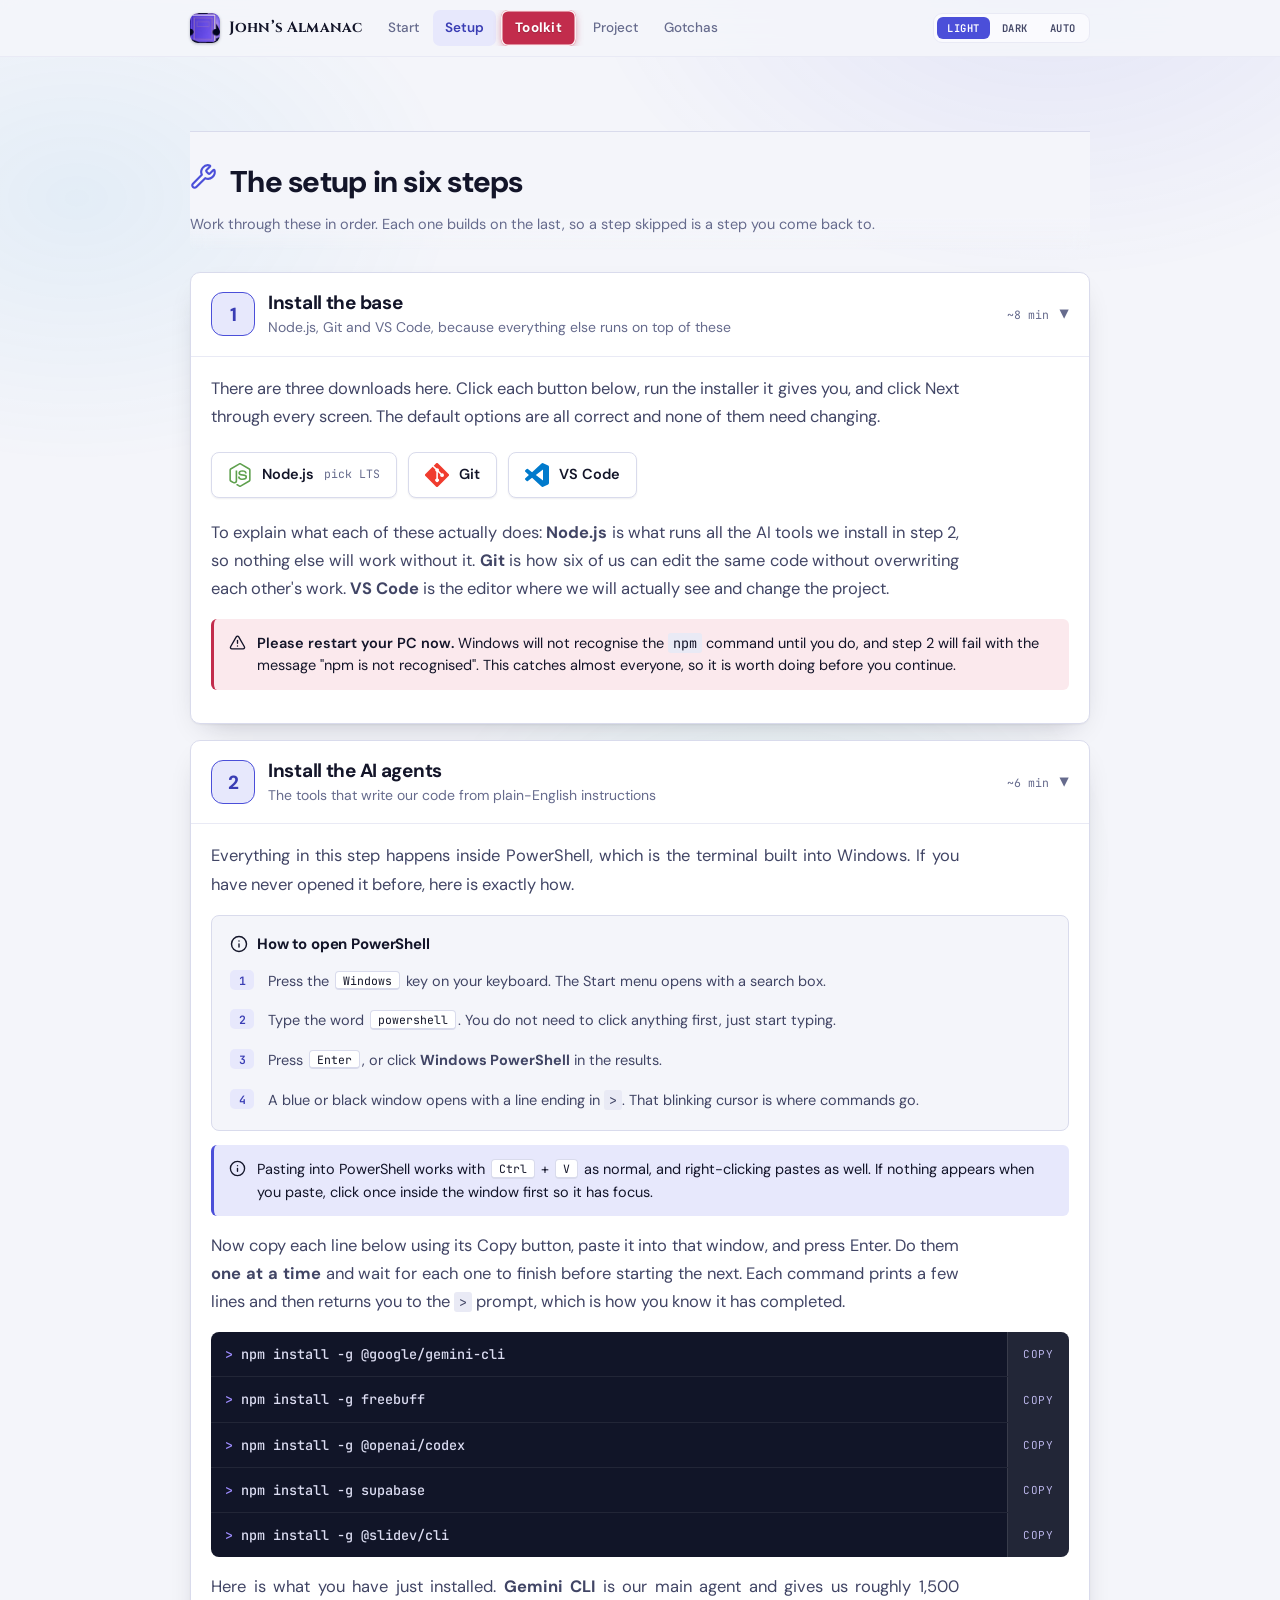
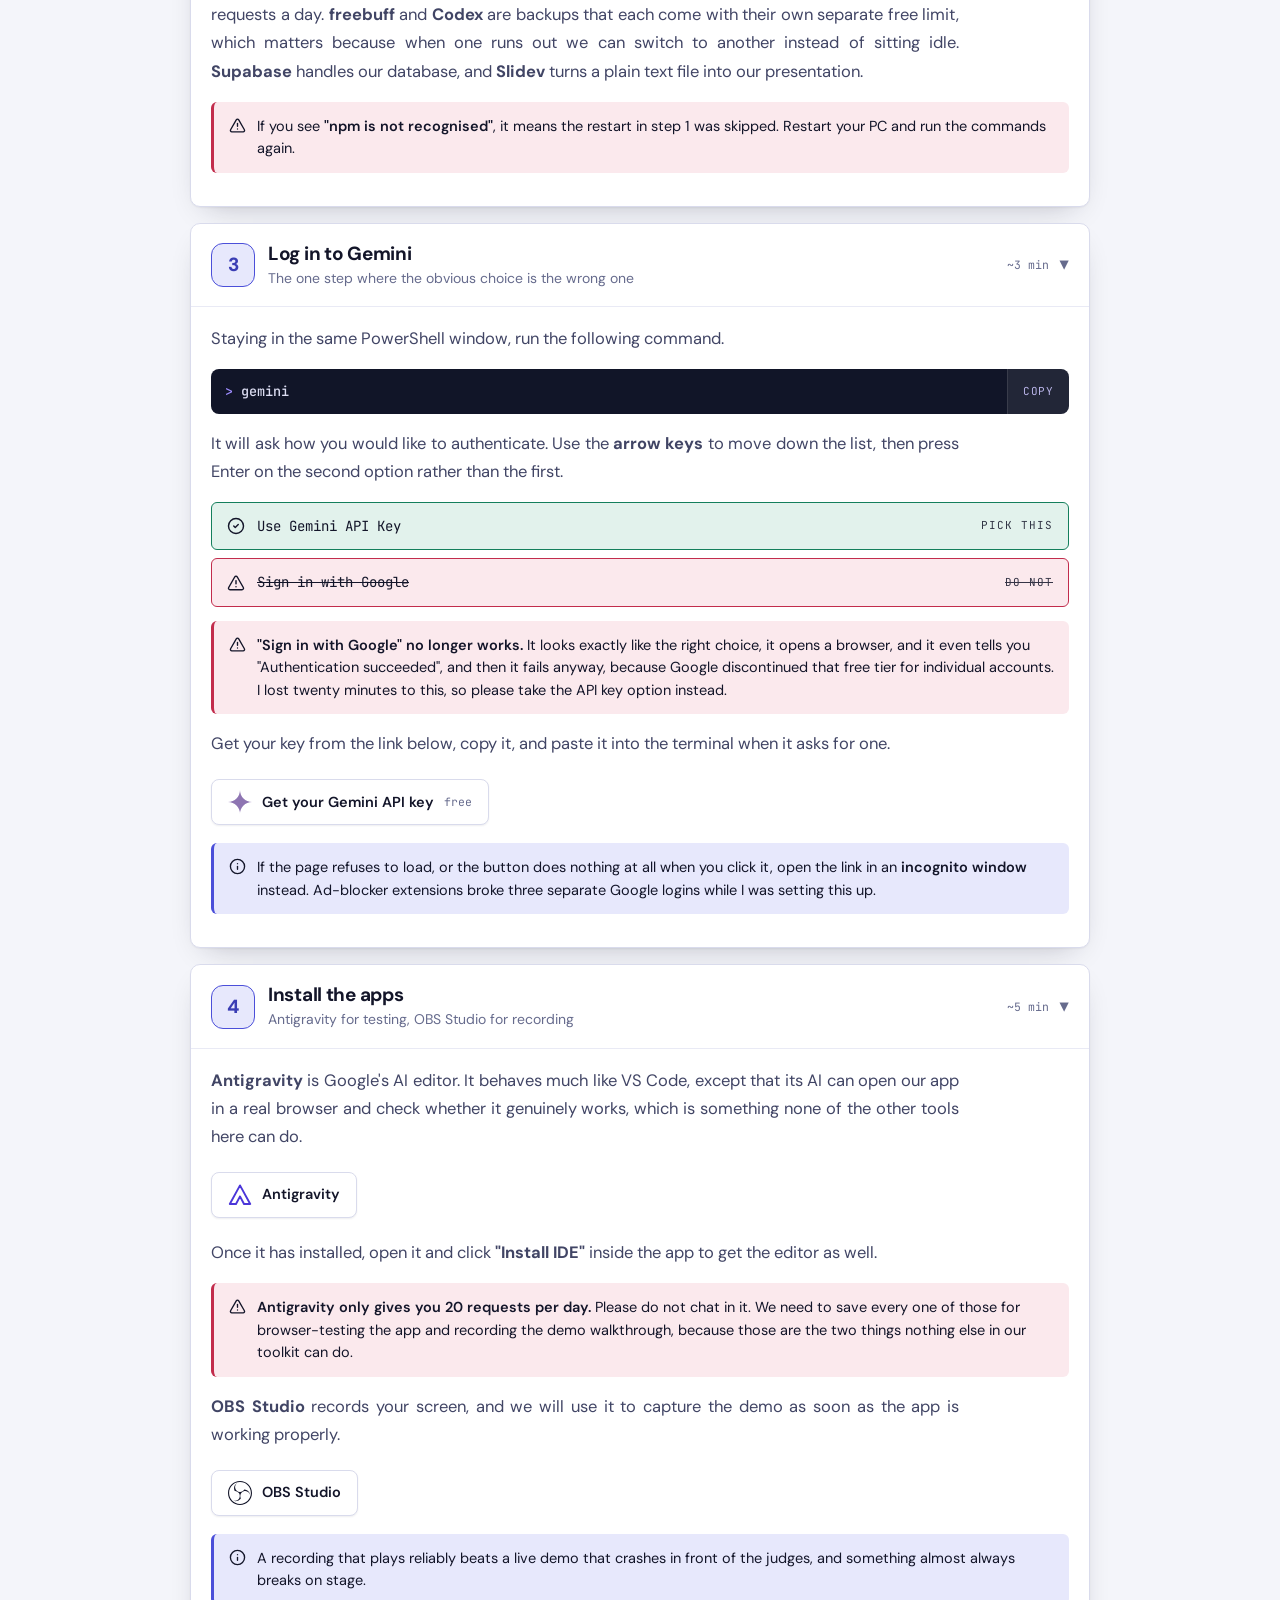
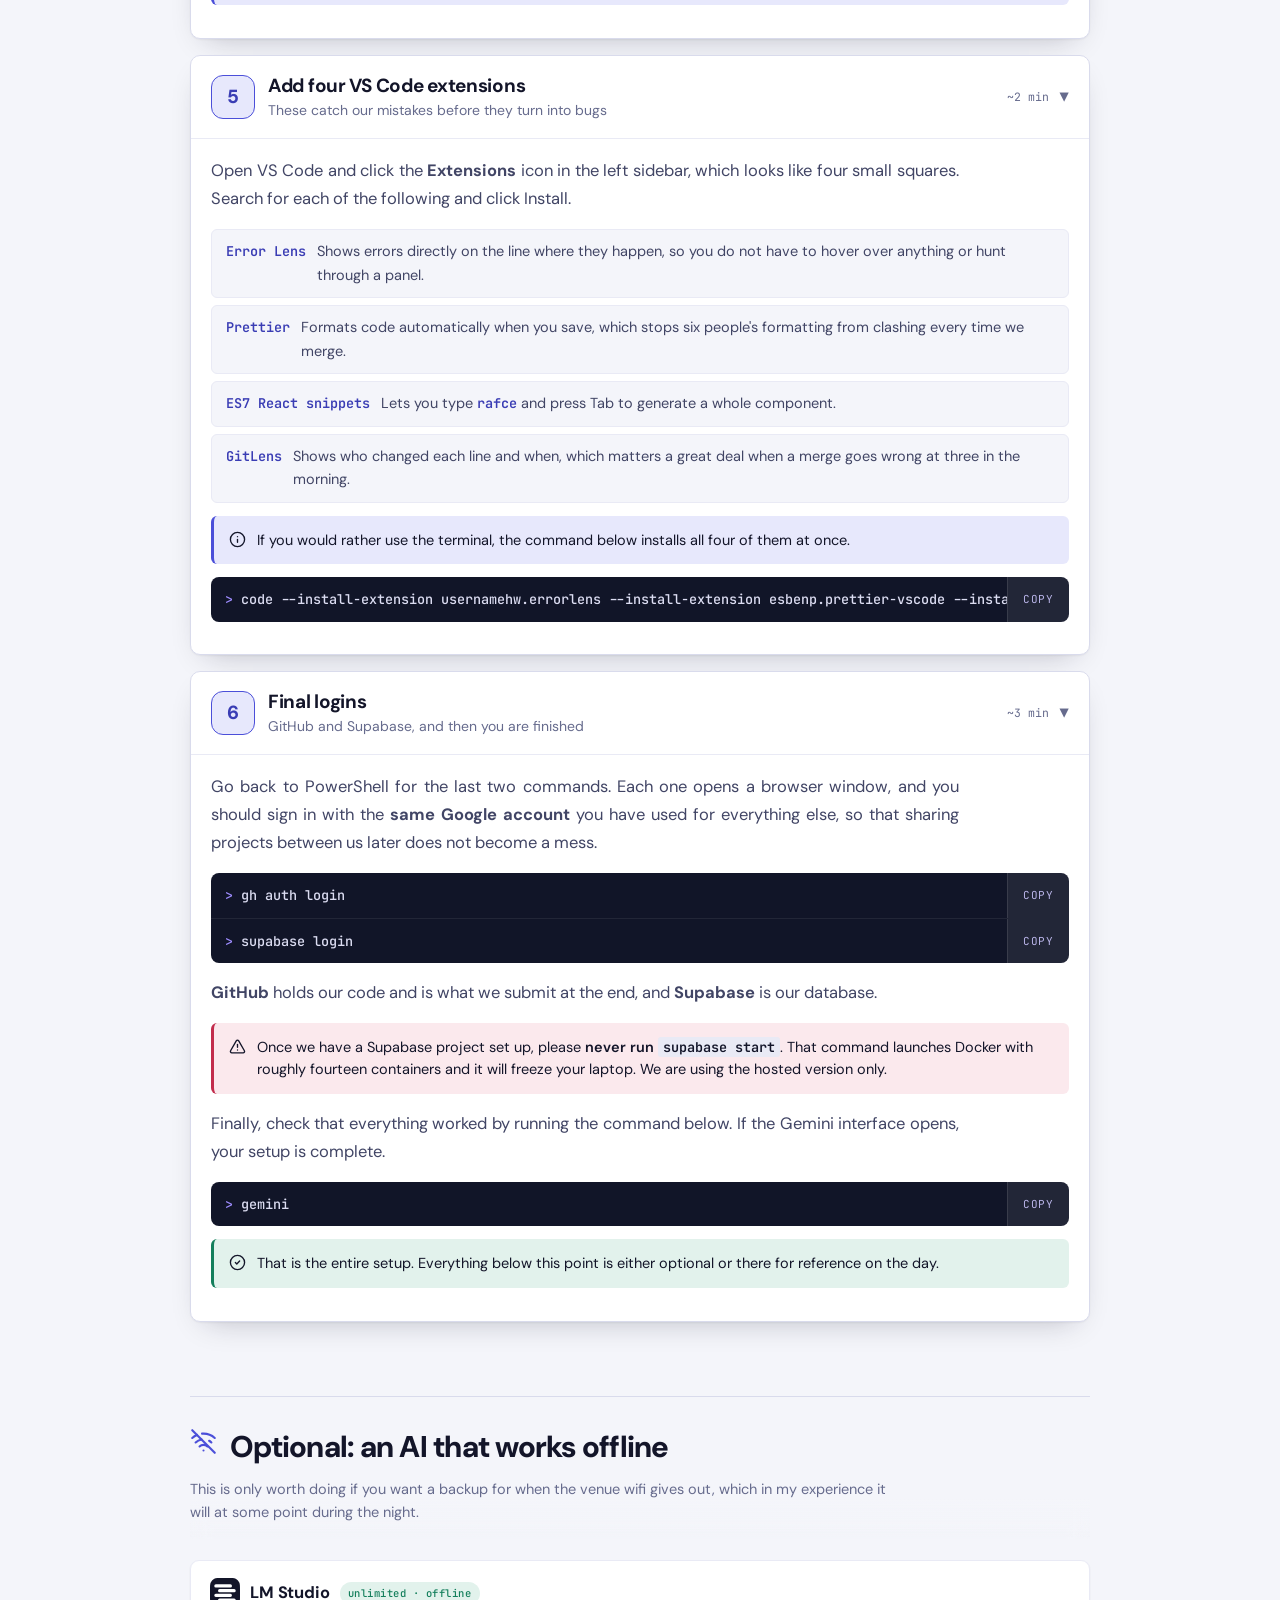
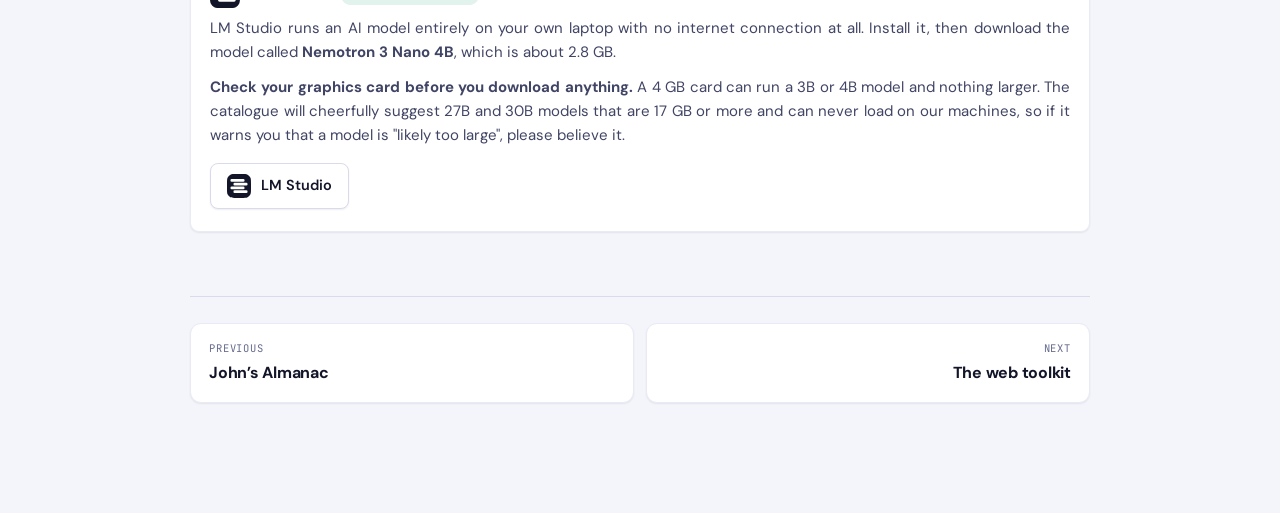
<file: setup.html>
<!doctype html>
<html lang="en" data-theme="light" data-page="setup">
<head>
<meta charset="utf-8">
<meta name="viewport" content="width=device-width, initial-scale=1">
<title>The setup in six steps</title>
<meta name="description" content="Node, Git, VS Code and the AI agents, installed and verified in about twenty minutes.">
<meta name="author" content="Jonathan John">
<meta name="color-scheme" content="light dark">
<link rel="canonical" href="https://jonathanjohn95001.github.io/sih-team-kit/setup.html">
<meta property="og:type" content="website">
<meta property="og:site_name" content="John’s Almanac">
<meta property="og:url" content="https://jonathanjohn95001.github.io/sih-team-kit/setup.html">
<meta property="og:title" content="John’s Almanac · The setup">
<meta property="og:description" content="Node, Git, VS Code and five AI agents, installed and verified. Including the parts that break quietly.">
<meta property="og:image" content="https://jonathanjohn95001.github.io/sih-team-kit/assets/setup.jpg">
<meta property="og:image:secure_url" content="https://jonathanjohn95001.github.io/sih-team-kit/assets/setup.jpg">
<meta property="og:image:type" content="image/jpeg">
<meta property="og:image:width" content="1200">
<meta property="og:image:height" content="1200">
<meta property="og:image:alt" content="John’s Almanac, a universal hackathon setup guide">
<meta name="twitter:card" content="summary_large_image">
<meta name="twitter:title" content="John’s Almanac · The setup">
<meta name="twitter:description" content="Node, Git, VS Code and five AI agents, installed and verified. Including the parts that break quietly.">
<meta name="twitter:image" content="https://jonathanjohn95001.github.io/sih-team-kit/assets/setup-wide.jpg">
<meta name="theme-color" content="#0F1124">
<link rel="icon" type="image/png" href="./assets/favicon.png">
<link rel="apple-touch-icon" href="./assets/logo.png">
<link rel="preconnect" href="https://fonts.googleapis.com">
<link rel="preconnect" href="https://fonts.gstatic.com" crossorigin>
<link rel="stylesheet" href="https://fonts.googleapis.com/css2?family=Cinzel:wght@600;700&family=DM+Sans:ital,opsz,wght@0,9..40,300;0,9..40,400;0,9..40,500;0,9..40,600;0,9..40,700;1,9..40,400&family=JetBrains+Mono:wght@400;500;600&display=swap">
<link rel="stylesheet" href="./assets/almanac.css?v=95329a62">
<style>
  /* The masthead backdrop is 100vw, which counts the scrollbar, so
     without this the page scrolls sideways by the scrollbar width. */
  *,*::before,*::after { box-sizing:border-box; }
  html { -webkit-text-size-adjust:100%; overflow-x:clip; }
  body { margin:0; overflow-x:clip; }
  img { max-width:100%; }
</style>
<script>
/* Before first paint, so no flash of the wrong theme. */
(function () {
  var m; try { m = localStorage.getItem('almanac-theme'); } catch (e) {}
  if (m !== 'auto') document.documentElement.setAttribute('data-theme', m === 'dark' ? 'dark' : 'light');
})();
</script>
</head>
<body>

<svg width="0" height="0" style="position:absolute" aria-hidden="true"><defs>
  <symbol id="l-vscode" viewBox="0 0 24 24"><path d="M23.15 2.587L18.21.21a1.494 1.494 0 0 0-1.705.29l-9.46 8.63-4.12-3.128a.999.999 0 0 0-1.276.057L.327 7.261A1 1 0 0 0 .326 8.74L3.899 12 .326 15.26a1 1 0 0 0 .001 1.479L1.65 17.94a.999.999 0 0 0 1.276.057l4.12-3.128 9.46 8.63a1.492 1.492 0 0 0 1.704.29l4.942-2.377A1.5 1.5 0 0 0 24 20.06V3.939a1.5 1.5 0 0 0-.85-1.352zm-5.146 14.861L10.826 12l7.178-5.448v10.896z" fill="#007ACC"/></symbol>
  <symbol id="l-gemini" viewBox="0 0 24 24"><path d="M11.04 19.32Q12 21.51 12 24q0-2.49.93-4.68.96-2.19 2.58-3.81t3.81-2.55Q21.51 12 24 12q-2.49 0-4.68-.93a12.3 12.3 0 0 1-3.81-2.58 12.3 12.3 0 0 1-2.58-3.81Q12 2.49 12 0q0 2.49-.96 4.68-.93 2.19-2.55 3.81a12.3 12.3 0 0 1-3.81 2.58Q2.49 12 0 12q2.49 0 4.68.96 2.19.93 3.81 2.55t2.55 3.81" fill="#8E75B2"/></symbol>
  <symbol id="l-obs" viewBox="0 0 24 24"><path d="M12,24C5.383,24,0,18.617,0,12S5.383,0,12,0s12,5.383,12,12S18.617,24,12,24z M12,1.109 C5.995,1.109,1.11,5.995,1.11,12C1.11,18.005,5.995,22.89,12,22.89S22.89,18.005,22.89,12C22.89,5.995,18.005,1.109,12,1.109z M6.182,5.99c0.352-1.698,1.503-3.229,3.05-3.996c-0.269,0.273-0.595,0.483-0.844,0.78c-1.02,1.1-1.48,2.692-1.199,4.156 c0.355,2.235,2.455,4.06,4.732,4.028c1.765,0.079,3.485-0.937,4.348-2.468c1.848,0.063,3.645,1.017,4.7,2.548 c0.54,0.799,0.962,1.736,0.991,2.711c-0.342-1.295-1.202-2.446-2.375-3.095c-1.135-0.639-2.529-0.802-3.772-0.425 c-1.56,0.448-2.849,1.723-3.293,3.293c-0.377,1.25-0.216,2.628,0.377,3.772c-0.825,1.429-2.315,2.449-3.932,2.756 c-1.244,0.261-2.551,0.059-3.709-0.464c1.036,0.302,2.161,0.355,3.191-0.011c1.381-0.457,2.522-1.567,3.024-2.935 c0.556-1.49,0.345-3.261-0.591-4.54c-0.7-1.007-1.803-1.717-3.002-1.969c-0.38-0.068-0.764-0.098-1.148-0.134 c-0.611-1.231-0.834-2.66-0.528-3.996L6.182,5.99z" fill="currentColor"/></symbol>
  <symbol id="l-antigravity" viewBox="0 0 24 24"><path d="M12 2.4 22.2 21H16l-4-7.6L8 21H1.8L12 2.4Z" fill="none" stroke="#4B36D9" stroke-width="1.9" stroke-linejoin="round"/></symbol>
  <symbol id="s-wrench" viewBox="0 0 24 24"><g fill="none" stroke="currentColor" stroke-width="1.9" stroke-linecap="round" stroke-linejoin="round"><path d="M14.7 6.3a1 1 0 0 0 0 1.4l1.6 1.6a1 1 0 0 0 1.4 0l3.106-3.105c.32-.322.863-.22.983.218a6 6 0 0 1-8.259 7.057l-7.91 7.91a1 1 0 0 1-2.999-3l7.91-7.91a6 6 0 0 1 7.057-8.259c.438.12.54.662.219.984z"/></g></symbol>
  <symbol id="s-offline" viewBox="0 0 24 24"><g fill="none" stroke="currentColor" stroke-width="1.9" stroke-linecap="round" stroke-linejoin="round"><path d="M12 20h.01"/><path d="M8.5 16.429a5 5 0 0 1 7 0"/><path d="M5 12.859a10 10 0 0 1 5.17-2.69"/><path d="M19 12.859a10 10 0 0 0-2.007-1.523"/><path d="M2 8.82a15 15 0 0 1 4.177-2.643"/><path d="M22 8.82a15 15 0 0 0-11.288-3.764"/><path d="m2 2 20 20"/></g></symbol>
  <symbol id="l-node" viewBox="0 0 24 24"><path d="M11.998,24c-0.321,0-0.641-0.084-0.922-0.247l-2.936-1.737c-0.438-0.245-0.224-0.332-0.08-0.383 c0.585-0.203,0.703-0.25,1.328-0.604c0.065-0.037,0.151-0.023,0.218,0.017l2.256,1.339c0.082,0.045,0.197,0.045,0.272,0l8.795-5.076 c0.082-0.047,0.134-0.141,0.134-0.238V6.921c0-0.099-0.053-0.192-0.137-0.242l-8.791-5.072c-0.081-0.047-0.189-0.047-0.271,0 L3.075,6.68C2.99,6.729,2.936,6.825,2.936,6.921v10.15c0,0.097,0.054,0.189,0.139,0.235l2.409,1.392 c1.307,0.654,2.108-0.116,2.108-0.89V7.787c0-0.142,0.114-0.253,0.256-0.253h1.115c0.139,0,0.255,0.112,0.255,0.253v10.021 c0,1.745-0.95,2.745-2.604,2.745c-0.508,0-0.909,0-2.026-0.551L2.28,18.675c-0.57-0.329-0.922-0.945-0.922-1.604V6.921 c0-0.659,0.353-1.275,0.922-1.603l8.795-5.082c0.557-0.315,1.296-0.315,1.848,0l8.794,5.082c0.57,0.329,0.924,0.944,0.924,1.603 v10.15c0,0.659-0.354,1.273-0.924,1.604l-8.794,5.078C12.643,23.916,12.324,24,11.998,24z M19.099,13.993 c0-1.9-1.284-2.406-3.987-2.763c-2.731-0.361-3.009-0.548-3.009-1.187c0-0.528,0.235-1.233,2.258-1.233 c1.807,0,2.473,0.389,2.747,1.607c0.024,0.115,0.129,0.199,0.247,0.199h1.141c0.071,0,0.138-0.031,0.186-0.081 c0.048-0.054,0.074-0.123,0.067-0.196c-0.177-2.098-1.571-3.076-4.388-3.076c-2.508,0-4.004,1.058-4.004,2.833 c0,1.925,1.488,2.457,3.895,2.695c2.88,0.282,3.103,0.703,3.103,1.269c0,0.983-0.789,1.402-2.642,1.402 c-2.327,0-2.839-0.584-3.011-1.742c-0.02-0.124-0.126-0.215-0.253-0.215h-1.137c-0.141,0-0.254,0.112-0.254,0.253 c0,1.482,0.806,3.248,4.655,3.248C17.501,17.007,19.099,15.91,19.099,13.993z" fill="#5FA04E"/></symbol>
  <symbol id="l-git" viewBox="0 0 24 24"><path d="M13.09 23.549a1.54 1.54 0 0 1-2.18 0L.451 13.089a1.54 1.54 0 0 1 0-2.179l7.191-7.19 2.733 2.733a1.85 1.85 0 0 0 .964 2.326v6.66a1.849 1.849 0 1 0 1.54 0V8.957l2.508 2.508a1.85 1.85 0 1 0 1.09-1.09l-2.634-2.634a1.85 1.85 0 0 0-2.378-2.377L8.73 2.63 10.91.451a1.54 1.54 0 0 1 2.179 0l10.459 10.46a1.54 1.54 0 0 1 0 2.179z" fill="#F03C2E"/></symbol>
  <symbol id="l-lmstudio" viewBox="0 0 24 24"><path d="M14.025 0c3.492 0 5.237 0 6.571.68a6.24 6.24 0 0 1 2.725 2.724C24 4.738 24 6.484 24 9.975v4.05c0 3.492 0 5.237-.68 6.571a6.24 6.24 0 0 1-2.724 2.725c-1.334.679-3.08.679-6.571.679h-4.05c-3.492 0-5.237 0-6.571-.68A6.24 6.24 0 0 1 .68 20.597C0 19.262 0 17.516 0 14.025v-4.05c0-3.492 0-5.237.68-6.571A6.23 6.23 0 0 1 3.404.68C4.738 0 6.484 0 9.975 0zM7.688 16.313a1.313 1.313 0 0 0 0 2.625h11.625a1.313 1.313 0 0 0 0-2.625zm-3-3.75a1.313 1.313 0 0 0 0 2.624h11.625a1.313 1.313 0 0 0 0-2.624zm3-3.75a1.313 1.313 0 0 0 0 2.624h11.625a1.313 1.313 0 0 0 0-2.624zm-3-3.75a1.313 1.313 0 0 0 0 2.625h11.625a1.313 1.313 0 0 0 0-2.625z" fill="currentColor"/></symbol>
  <symbol id="l-warn" viewBox="0 0 24 24"><g fill="none" stroke="currentColor" stroke-width="1.9" stroke-linecap="round" stroke-linejoin="round"><path d="m21.73 18-8-14a2 2 0 0 0-3.48 0l-8 14A2 2 0 0 0 4 21h16a2 2 0 0 0 1.73-3"/><path d="M12 9v4"/><path d="M12 17h.01"/></g></symbol>
  <symbol id="l-info" viewBox="0 0 24 24"><g fill="none" stroke="currentColor" stroke-width="1.9" stroke-linecap="round" stroke-linejoin="round"><circle cx="12" cy="12" r="10"/><path d="M12 16v-4"/><path d="M12 8h.01"/></g></symbol>
  <symbol id="l-check" viewBox="0 0 24 24"><g fill="none" stroke="currentColor" stroke-width="1.9" stroke-linecap="round" stroke-linejoin="round"><circle cx="12" cy="12" r="10"/><path d="m9 12 2 2 4-4"/></g></symbol>
</defs></svg>

<div class="topbar">
  <div class="topbar-in">
    <a class="mark" href="./"><img src="./assets/logo-64.png" alt="" width="30" height="30" decoding="async">John&rsquo;s Almanac</a>
    <nav class="nav">
      <a href="./">Start</a>
      <a href="./setup.html" aria-current="page">Setup</a>
      <a href="./toolkit.html">Toolkit</a>
      <a href="./project.html">Project</a>
      <a href="./gotchas.html">Gotchas</a>
    </nav>
    <div class="themer" role="group" aria-label="Colour theme">
      <button type="button" data-set="light" aria-pressed="true">Light</button>
      <button type="button" data-set="dark"  aria-pressed="false">Dark</button>
      <button type="button" data-set="auto"  aria-pressed="false">Auto</button>
    </div>
  </div>
</div>

<div class="wrap">
  <div class="shead" id="setup">
    <h2><svg class="sico"><use href="#s-wrench"/></svg> The setup in six steps</h2>
    <p>Work through these in order. Each one builds on the last, so a step skipped is a step you come back to.</p>
  </div>

  <!-- 1 -->
  <section class="step" id="s1" open-state="1">
    <button class="step-head" type="button" aria-expanded="true" aria-controls="b1">
      <span class="step-num">1</span>
      <span><span class="step-title">Install the base</span><span class="step-sub">Node.js, Git and VS Code, because everything else runs on top of these</span></span>
      <span class="step-meta"><span class="time">~8 min</span><span class="chev">▶</span></span>
    </button>
    <div class="step-body" id="b1">
      <p>There are three downloads here. Click each button below, run the installer it gives you, and click Next through every screen. The default options are all correct and none of them need changing.</p>

      <a class="dl" href="https://nodejs.org" target="_blank" rel="noopener"><svg class="logo" viewBox="0 0 24 24" aria-hidden="true"><use class="gh" href="#l-node"/><use href="#l-node"/></svg> Node.js <small>pick LTS</small></a>
      <a class="dl" href="https://git-scm.com/download/win" target="_blank" rel="noopener"><svg class="logo" viewBox="0 0 24 24" aria-hidden="true"><use class="gh" href="#l-git"/><use href="#l-git"/></svg> Git</a>
      <a class="dl" href="https://code.visualstudio.com" target="_blank" rel="noopener"><svg class="logo" viewBox="0 0 24 24" aria-hidden="true"><use class="gh" href="#l-vscode"/><use href="#l-vscode"/></svg> VS Code</a>

      <p>To explain what each of these actually does: <b>Node.js</b> is what runs all the AI tools we install in step 2, so nothing else will work without it. <b>Git</b> is how six of us can edit the same code without overwriting each other's work. <b>VS Code</b> is the editor where we will actually see and change the project.</p>

      <div class="note note-warn"><svg class="logo note-ico"><use href="#l-warn"/></svg><div><b>Please restart your PC now.</b> Windows will not recognise the <code>npm</code> command until you do, and step 2 will fail with the message "npm is not recognised". This catches almost everyone, so it is worth doing before you continue.</div></div>
    </div>
  </section>

  <!-- 2 -->
  <section class="step" id="s2" open-state="1">
    <button class="step-head" type="button" aria-expanded="true" aria-controls="b2">
      <span class="step-num">2</span>
      <span><span class="step-title">Install the AI agents</span><span class="step-sub">The tools that write our code from plain-English instructions</span></span>
      <span class="step-meta"><span class="time">~6 min</span><span class="chev">▶</span></span>
    </button>
    <div class="step-body" id="b2">
      <p>Everything in this step happens inside PowerShell, which is the terminal built into Windows. If you have never opened it before, here is exactly how.</p>

      <div class="howto">
        <h5><svg class="logo logo-sm"><use href="#l-info"/></svg> How to open PowerShell</h5>
        <ol>
          <li>Press the <span class="kbd">Windows</span> key on your keyboard. The Start menu opens with a search box.</li>
          <li>Type the word <span class="kbd">powershell</span>. You do not need to click anything first, just start typing.</li>
          <li>Press <span class="kbd">Enter</span>, or click <b>Windows PowerShell</b> in the results.</li>
          <li>A blue or black window opens with a line ending in <code>&gt;</code>. That blinking cursor is where commands go.</li>
        </ol>
      </div>

      <div class="note note-tip"><svg class="logo note-ico"><use href="#l-info"/></svg><div>Pasting into PowerShell works with <span class="kbd">Ctrl</span> + <span class="kbd">V</span> as normal, and right-clicking pastes as well. If nothing appears when you paste, click once inside the window first so it has focus.</div></div>

      <p>Now copy each line below using its Copy button, paste it into that window, and press Enter. Do them <b>one at a time</b> and wait for each one to finish before starting the next. Each command prints a few lines and then returns you to the <code>&gt;</code> prompt, which is how you know it has completed.</p>

      <div class="term">
        <div class="term-row"><div class="term-cmd">npm install -g @google/gemini-cli</div><button class="copy" type="button">COPY</button></div>
        <div class="term-row"><div class="term-cmd">npm install -g freebuff</div><button class="copy" type="button">COPY</button></div>
        <div class="term-row"><div class="term-cmd">npm install -g @openai/codex</div><button class="copy" type="button">COPY</button></div>
        <div class="term-row"><div class="term-cmd">npm install -g supabase</div><button class="copy" type="button">COPY</button></div>
        <div class="term-row"><div class="term-cmd">npm install -g @slidev/cli</div><button class="copy" type="button">COPY</button></div>
      </div>

      <p>Here is what you have just installed. <b>Gemini CLI</b> is our main agent and gives us roughly 1,500 requests a day. <b>freebuff</b> and <b>Codex</b> are backups that each come with their own separate free limit, which matters because when one runs out we can switch to another instead of sitting idle. <b>Supabase</b> handles our database, and <b>Slidev</b> turns a plain text file into our presentation.</p>

      <div class="note note-warn"><svg class="logo note-ico"><use href="#l-warn"/></svg><div>If you see <b>"npm is not recognised"</b>, it means the restart in step 1 was skipped. Restart your PC and run the commands again.</div></div>
    </div>
  </section>

  <!-- 3 -->
  <section class="step" id="s3" open-state="1">
    <button class="step-head" type="button" aria-expanded="true" aria-controls="b3">
      <span class="step-num">3</span>
      <span><span class="step-title">Log in to Gemini</span><span class="step-sub">The one step where the obvious choice is the wrong one</span></span>
      <span class="step-meta"><span class="time">~3 min</span><span class="chev">▶</span></span>
    </button>
    <div class="step-body" id="b3">
      <p>Staying in the same PowerShell window, run the following command.</p>

      <div class="term">
        <div class="term-row"><div class="term-cmd">gemini</div><button class="copy" type="button">COPY</button></div>
      </div>

      <p>It will ask how you would like to authenticate. Use the <b>arrow keys</b> to move down the list, then press Enter on the second option rather than the first.</p>

      <div class="pick">
        <div class="pick-row pick-yes"><svg class="logo logo-sm"><use href="#l-check"/></svg> Use Gemini API Key <span class="pick-tag">pick this</span></div>
        <div class="pick-row pick-no"><svg class="logo logo-sm"><use href="#l-warn"/></svg> Sign in with Google <span class="pick-tag">do not</span></div>
      </div>

      <div class="note note-warn"><svg class="logo note-ico"><use href="#l-warn"/></svg><div><b>"Sign in with Google" no longer works.</b> It looks exactly like the right choice, it opens a browser, and it even tells you "Authentication succeeded", and then it fails anyway, because Google discontinued that free tier for individual accounts. I lost twenty minutes to this, so please take the API key option instead.</div></div>

      <p>Get your key from the link below, copy it, and paste it into the terminal when it asks for one.</p>
      <a class="dl" href="https://aistudio.google.com/app/apikey" target="_blank" rel="noopener"><svg class="logo" viewBox="0 0 24 24" aria-hidden="true"><use class="gh" href="#l-gemini"/><use href="#l-gemini"/></svg> Get your Gemini API key <small>free</small></a>

      <div class="note note-tip"><svg class="logo note-ico"><use href="#l-info"/></svg><div>If the page refuses to load, or the button does nothing at all when you click it, open the link in an <b>incognito window</b> instead. Ad-blocker extensions broke three separate Google logins while I was setting this up.</div></div>
    </div>
  </section>

  <!-- 4 -->
  <section class="step" id="s4" open-state="1">
    <button class="step-head" type="button" aria-expanded="true" aria-controls="b4">
      <span class="step-num">4</span>
      <span><span class="step-title">Install the apps</span><span class="step-sub">Antigravity for testing, OBS Studio for recording</span></span>
      <span class="step-meta"><span class="time">~5 min</span><span class="chev">▶</span></span>
    </button>
    <div class="step-body" id="b4">
      <p><b>Antigravity</b> is Google's AI editor. It behaves much like VS Code, except that its AI can open our app in a real browser and check whether it genuinely works, which is something none of the other tools here can do.</p>

      <a class="dl" href="https://antigravity.google/download" target="_blank" rel="noopener"><svg class="logo" viewBox="0 0 24 24" aria-hidden="true"><use class="gh" href="#l-antigravity"/><use href="#l-antigravity"/></svg> Antigravity</a>

      <p>Once it has installed, open it and click <b>"Install IDE"</b> inside the app to get the editor as well.</p>

      <div class="note note-warn"><svg class="logo note-ico"><use href="#l-warn"/></svg><div><b>Antigravity only gives you 20 requests per day.</b> Please do not chat in it. We need to save every one of those for browser-testing the app and recording the demo walkthrough, because those are the two things nothing else in our toolkit can do.</div></div>

      <p><b>OBS Studio</b> records your screen, and we will use it to capture the demo as soon as the app is working properly.</p>

      <a class="dl" href="https://obsproject.com" target="_blank" rel="noopener"><svg class="logo" viewBox="0 0 24 24" aria-hidden="true"><use class="gh" href="#l-obs"/><use href="#l-obs"/></svg> OBS Studio</a>

      <div class="note note-tip"><svg class="logo note-ico"><use href="#l-info"/></svg><div>A recording that plays reliably beats a live demo that crashes in front of the judges, and something almost always breaks on stage.</div></div>
    </div>
  </section>

  <!-- 5 -->
  <section class="step" id="s5" open-state="1">
    <button class="step-head" type="button" aria-expanded="true" aria-controls="b5">
      <span class="step-num">5</span>
      <span><span class="step-title">Add four VS Code extensions</span><span class="step-sub">These catch our mistakes before they turn into bugs</span></span>
      <span class="step-meta"><span class="time">~2 min</span><span class="chev">▶</span></span>
    </button>
    <div class="step-body" id="b5">
      <p>Open VS Code and click the <b>Extensions</b> icon in the left sidebar, which looks like four small squares. Search for each of the following and click Install.</p>

      <div class="exts">
        <div class="ext"><code>Error Lens</code><span>Shows errors directly on the line where they happen, so you do not have to hover over anything or hunt through a panel.</span></div>
        <div class="ext"><code>Prettier</code><span>Formats code automatically when you save, which stops six people's formatting from clashing every time we merge.</span></div>
        <div class="ext"><code>ES7 React snippets</code><span>Lets you type <code>rafce</code> and press Tab to generate a whole component.</span></div>
        <div class="ext"><code>GitLens</code><span>Shows who changed each line and when, which matters a great deal when a merge goes wrong at three in the morning.</span></div>
      </div>

      <div class="note note-tip"><svg class="logo note-ico"><use href="#l-info"/></svg><div>If you would rather use the terminal, the command below installs all four of them at once.</div></div>

      <div class="term">
        <div class="term-row"><div class="term-cmd">code --install-extension usernamehw.errorlens --install-extension esbenp.prettier-vscode --install-extension dsznajder.es7-react-js-snippets --install-extension eamodio.gitlens</div><button class="copy" type="button">COPY</button></div>
      </div>
    </div>
  </section>

  <!-- 6 -->
  <section class="step" id="s6" open-state="1">
    <button class="step-head" type="button" aria-expanded="true" aria-controls="b6">
      <span class="step-num">6</span>
      <span><span class="step-title">Final logins</span><span class="step-sub">GitHub and Supabase, and then you are finished</span></span>
      <span class="step-meta"><span class="time">~3 min</span><span class="chev">▶</span></span>
    </button>
    <div class="step-body" id="b6">
      <p>Go back to PowerShell for the last two commands. Each one opens a browser window, and you should sign in with the <b>same Google account</b> you have used for everything else, so that sharing projects between us later does not become a mess.</p>

      <div class="term">
        <div class="term-row"><div class="term-cmd">gh auth login</div><button class="copy" type="button">COPY</button></div>
        <div class="term-row"><div class="term-cmd">supabase login</div><button class="copy" type="button">COPY</button></div>
      </div>

      <p><b>GitHub</b> holds our code and is what we submit at the end, and <b>Supabase</b> is our database.</p>

      <div class="note note-warn"><svg class="logo note-ico"><use href="#l-warn"/></svg><div>Once we have a Supabase project set up, please <b>never run <code>supabase start</code></b>. That command launches Docker with roughly fourteen containers and it will freeze your laptop. We are using the hosted version only.</div></div>

      <p>Finally, check that everything worked by running the command below. If the Gemini interface opens, your setup is complete.</p>

      <div class="term">
        <div class="term-row"><div class="term-cmd">gemini</div><button class="copy" type="button">COPY</button></div>
      </div>

      <div class="note note-ok"><svg class="logo note-ico"><use href="#l-check"/></svg><div>That is the entire setup. Everything below this point is either optional or there for reference on the day.</div></div>
    </div>
  </section>



  <div class="shead" id="offline">
    <h2><svg class="sico"><use href="#s-offline"/></svg> Optional: an AI that works offline</h2>
    <p>This is only worth doing if you want a backup for when the venue wifi gives out, which in my experience it will at some point during the night.</p>
  </div>

  <div class="mini">
    <h4><svg class="logo logo-lg"><use href="#l-lmstudio"/></svg> LM Studio <span class="chip chip-ok">unlimited · offline</span></h4>
    <p>LM Studio runs an AI model entirely on your own laptop with no internet connection at all. Install it, then download the model called <b>Nemotron 3 Nano 4B</b>, which is about 2.8 GB.</p>
    <p><b>Check your graphics card before you download anything.</b> A 4 GB card can run a 3B or 4B model and nothing larger. The catalogue will cheerfully suggest 27B and 30B models that are 17 GB or more and can never load on our machines, so if it warns you that a model is "likely too large", please believe it.</p>
    <a class="dl" href="https://lmstudio.ai" target="_blank" rel="noopener"><svg class="logo" viewBox="0 0 24 24" aria-hidden="true"><use class="gh" href="#l-lmstudio"/><use href="#l-lmstudio"/></svg> LM Studio</a>
  </div>


  <nav class="pager">
    <a class="pg pg-prev" href="./"><span>Previous</span><b>John’s Almanac</b></a>
    <a class="pg pg-next" href="./toolkit.html"><span>Next</span><b>The web toolkit</b></a>
  </nav>

</div>

<script>

(function () {
  var root = document.documentElement;
  var btns = document.querySelectorAll('.themer button');
  function paint(mode) {
    if (mode === 'auto') root.removeAttribute('data-theme');
    else root.setAttribute('data-theme', mode);
    btns.forEach(function (b) { b.setAttribute('aria-pressed', String(b.dataset.set === mode)); });
  }
  btns.forEach(function (b) {
    b.addEventListener('click', function () {
      paint(b.dataset.set);
      /* only a real click is remembered, so the default stays light */
      try { localStorage.setItem('almanac-theme', b.dataset.set); } catch (e) {}
    });
  });
  var saved;
  try { saved = localStorage.getItem('almanac-theme'); } catch (e) {}
  paint(saved === 'auto' || saved === 'dark' ? saved : 'light');
})();

</script>
<script>

(function () {
  var reduce = matchMedia('(prefers-reduced-motion: reduce)').matches;
  var root = document.documentElement;

  /* Spotlight - one listener for the whole page, coalesced into a frame. */
  var pending = null;
  document.addEventListener('pointermove', function (e) {
    var card = e.target.closest && e.target.closest('.mini, .tile');
    if (!card) return;
    pending = [card, e];
    requestAnimationFrame(function () {
      if (!pending) return;
      var c = pending[0], ev = pending[1], r = c.getBoundingClientRect();
      var px = (ev.clientX - r.left) / r.width, py = (ev.clientY - r.top) / r.height;
      c.style.setProperty('--mx', (px * 100) + '%');
      c.style.setProperty('--my', (py * 100) + '%');
      if (!reduce) {
        /* +-5 degrees. Enough to read as depth, not enough to hurt the text. */
        c.style.setProperty('--ry', ((px - 0.5) * 10).toFixed(2) + 'deg');
        c.style.setProperty('--rx', ((0.5 - py) * 10).toFixed(2) + 'deg');
      }
      pending = null;
    });
  }, {passive: true});

  document.addEventListener('pointerout', function (e) {
    var card = e.target.closest && e.target.closest('.mini, .tile');
    if (!card || card.contains(e.relatedTarget)) return;
    card.style.setProperty('--rx', '0deg');
    card.style.setProperty('--ry', '0deg');
  }, {passive: true});

  /* Reveal - only ever hides things when we can also reveal them. */
  /* Same reasoning: no reveal-on-scroll on a phone. */
  if (reduce || innerWidth < 760 || !('IntersectionObserver' in window)) return;
  root.classList.add('js-reveal');
  var items = document.querySelectorAll('.mini, .stepcard, .dstep, .wrow');
  items.forEach(function (el) { el.classList.add('rv'); });
  var io = new IntersectionObserver(function (entries) {
    entries.forEach(function (en) {
      if (!en.isIntersecting) return;
      en.target.classList.add('in');
      io.unobserve(en.target);
    });
  }, {rootMargin: '0px 0px -8% 0px', threshold: 0.06});
  items.forEach(function (el) { io.observe(el); });

  /* Anything already on screen at load should not wait to fade in. */
  requestAnimationFrame(function () {
    items.forEach(function (el) {
      if (el.getBoundingClientRect().top < innerHeight) el.classList.add('in');
    });
  });
})();

</script>
<script>

/* Swap roles by dragging, or by tapping one name then another.
   Both exist because drag and drop does nothing on a touchscreen, and
   this page is read on phones as much as laptops. */
(function () {
  var table = document.getElementById('roles');
  if (!table) return;                       /* other pages share this bundle */

  var KEY = 'innov8-roles';
  var cells = [].slice.call(table.querySelectorAll('.who'));
  var start = cells.map(function (c) { return c.textContent; });
  var picked = null;

  function save() {
    try { localStorage.setItem(KEY, JSON.stringify(cells.map(function (c) { return c.textContent; }))); } catch (e) {}
  }
  function restore() {
    var v; try { v = JSON.parse(localStorage.getItem(KEY) || 'null'); } catch (e) {}
    if (Array.isArray(v) && v.length === cells.length &&
        v.slice().sort().join() === start.slice().sort().join()) {
      cells.forEach(function (c, i) { c.textContent = v[i]; });
    }
  }
  function swap(a, b) {
    if (!a || !b || a === b) return;
    var t = a.textContent; a.textContent = b.textContent; b.textContent = t;
    save();
  }
  function clearPick() {
    if (picked) picked.classList.remove('picked');
    picked = null;
  }

  cells.forEach(function (cell) {
    cell.addEventListener('click', function () {
      if (!picked) { picked = cell; cell.classList.add('picked'); return; }
      swap(picked, cell); clearPick();
    });

    cell.addEventListener('dragstart', function (e) {
      picked = cell; cell.classList.add('dragging');
      e.dataTransfer.effectAllowed = 'move';
      e.dataTransfer.setData('text/plain', cell.dataset.slot);
    });
    cell.addEventListener('dragend', function () {
      cell.classList.remove('dragging'); clearPick();
      cells.forEach(function (c) { c.classList.remove('over'); });
    });
    cell.addEventListener('dragover', function (e) {
      e.preventDefault(); e.dataTransfer.dropEffect = 'move'; cell.classList.add('over');
    });
    cell.addEventListener('dragleave', function () { cell.classList.remove('over'); });
    cell.addEventListener('drop', function (e) {
      e.preventDefault(); cell.classList.remove('over');
      swap(picked, cell); clearPick();
    });
  });

  document.getElementById('rolesReset').addEventListener('click', function () {
    cells.forEach(function (c, i) { c.textContent = start[i]; });
    clearPick(); save();
  });

  restore();
})();

</script>
<script>


(function () {
  var root = document.documentElement;
  var btns = document.querySelectorAll('.themer button');
  function paint(mode) {
    if (mode === 'auto') root.removeAttribute('data-theme');
    else root.setAttribute('data-theme', mode);
    btns.forEach(function (b) { b.setAttribute('aria-pressed', String(b.dataset.set === mode)); });
  }
  btns.forEach(function (b) {
    b.addEventListener('click', function () {
      paint(b.dataset.set);
      /* only a real click is remembered, so the default stays light */
      try { localStorage.setItem('almanac-theme', b.dataset.set); } catch (e) {}
    });
  });
  var saved;
  try { saved = localStorage.getItem('almanac-theme'); } catch (e) {}
  paint(saved === 'auto' || saved === 'dark' ? saved : 'light');
})();


</script>
<script>


(function () {
  var reduce = matchMedia('(prefers-reduced-motion: reduce)').matches;
  var root = document.documentElement;

  /* Spotlight - one listener for the whole page, coalesced into a frame. */
  var pending = null;
  document.addEventListener('pointermove', function (e) {
    var card = e.target.closest && e.target.closest('.mini, .tile');
    if (!card) return;
    pending = [card, e];
    requestAnimationFrame(function () {
      if (!pending) return;
      var c = pending[0], ev = pending[1], r = c.getBoundingClientRect();
      var px = (ev.clientX - r.left) / r.width, py = (ev.clientY - r.top) / r.height;
      c.style.setProperty('--mx', (px * 100) + '%');
      c.style.setProperty('--my', (py * 100) + '%');
      if (!reduce) {
        /* +-5 degrees. Enough to read as depth, not enough to hurt the text. */
        c.style.setProperty('--ry', ((px - 0.5) * 10).toFixed(2) + 'deg');
        c.style.setProperty('--rx', ((0.5 - py) * 10).toFixed(2) + 'deg');
      }
      pending = null;
    });
  }, {passive: true});

  document.addEventListener('pointerout', function (e) {
    var card = e.target.closest && e.target.closest('.mini, .tile');
    if (!card || card.contains(e.relatedTarget)) return;
    card.style.setProperty('--rx', '0deg');
    card.style.setProperty('--ry', '0deg');
  }, {passive: true});

  /* Reveal - only ever hides things when we can also reveal them. */
  /* Same reasoning: no reveal-on-scroll on a phone. */
  if (reduce || innerWidth < 760 || !('IntersectionObserver' in window)) return;
  root.classList.add('js-reveal');
  var items = document.querySelectorAll('.mini, .stepcard, .dstep, .wrow');
  items.forEach(function (el) { el.classList.add('rv'); });
  var io = new IntersectionObserver(function (entries) {
    entries.forEach(function (en) {
      if (!en.isIntersecting) return;
      en.target.classList.add('in');
      io.unobserve(en.target);
    });
  }, {rootMargin: '0px 0px -8% 0px', threshold: 0.06});
  items.forEach(function (el) { io.observe(el); });

  /* Anything already on screen at load should not wait to fade in. */
  requestAnimationFrame(function () {
    items.forEach(function (el) {
      if (el.getBoundingClientRect().top < innerHeight) el.classList.add('in');
    });
  });
})();


</script>
<script>


/* Swap roles by dragging, or by tapping one name then another.
   Both exist because drag and drop does nothing on a touchscreen, and
   this page is read on phones as much as laptops. */
(function () {
  var table = document.getElementById('roles');
  if (!table) return;                       /* other pages share this bundle */

  var KEY = 'innov8-roles';
  var cells = [].slice.call(table.querySelectorAll('.who'));
  var start = cells.map(function (c) { return c.textContent; });
  var picked = null;

  function save() {
    try { localStorage.setItem(KEY, JSON.stringify(cells.map(function (c) { return c.textContent; }))); } catch (e) {}
  }
  function restore() {
    var v; try { v = JSON.parse(localStorage.getItem(KEY) || 'null'); } catch (e) {}
    if (Array.isArray(v) && v.length === cells.length &&
        v.slice().sort().join() === start.slice().sort().join()) {
      cells.forEach(function (c, i) { c.textContent = v[i]; });
    }
  }
  function swap(a, b) {
    if (!a || !b || a === b) return;
    var t = a.textContent; a.textContent = b.textContent; b.textContent = t;
    save();
  }
  function clearPick() {
    if (picked) picked.classList.remove('picked');
    picked = null;
  }

  cells.forEach(function (cell) {
    cell.addEventListener('click', function () {
      if (!picked) { picked = cell; cell.classList.add('picked'); return; }
      swap(picked, cell); clearPick();
    });

    cell.addEventListener('dragstart', function (e) {
      picked = cell; cell.classList.add('dragging');
      e.dataTransfer.effectAllowed = 'move';
      e.dataTransfer.setData('text/plain', cell.dataset.slot);
    });
    cell.addEventListener('dragend', function () {
      cell.classList.remove('dragging'); clearPick();
      cells.forEach(function (c) { c.classList.remove('over'); });
    });
    cell.addEventListener('dragover', function (e) {
      e.preventDefault(); e.dataTransfer.dropEffect = 'move'; cell.classList.add('over');
    });
    cell.addEventListener('dragleave', function () { cell.classList.remove('over'); });
    cell.addEventListener('drop', function (e) {
      e.preventDefault(); cell.classList.remove('over');
      swap(picked, cell); clearPick();
    });
  });

  document.getElementById('rolesReset').addEventListener('click', function () {
    cells.forEach(function (c, i) { c.textContent = start[i]; });
    clearPick(); save();
  });

  restore();
})();


</script>
</body>
</html>
</file>
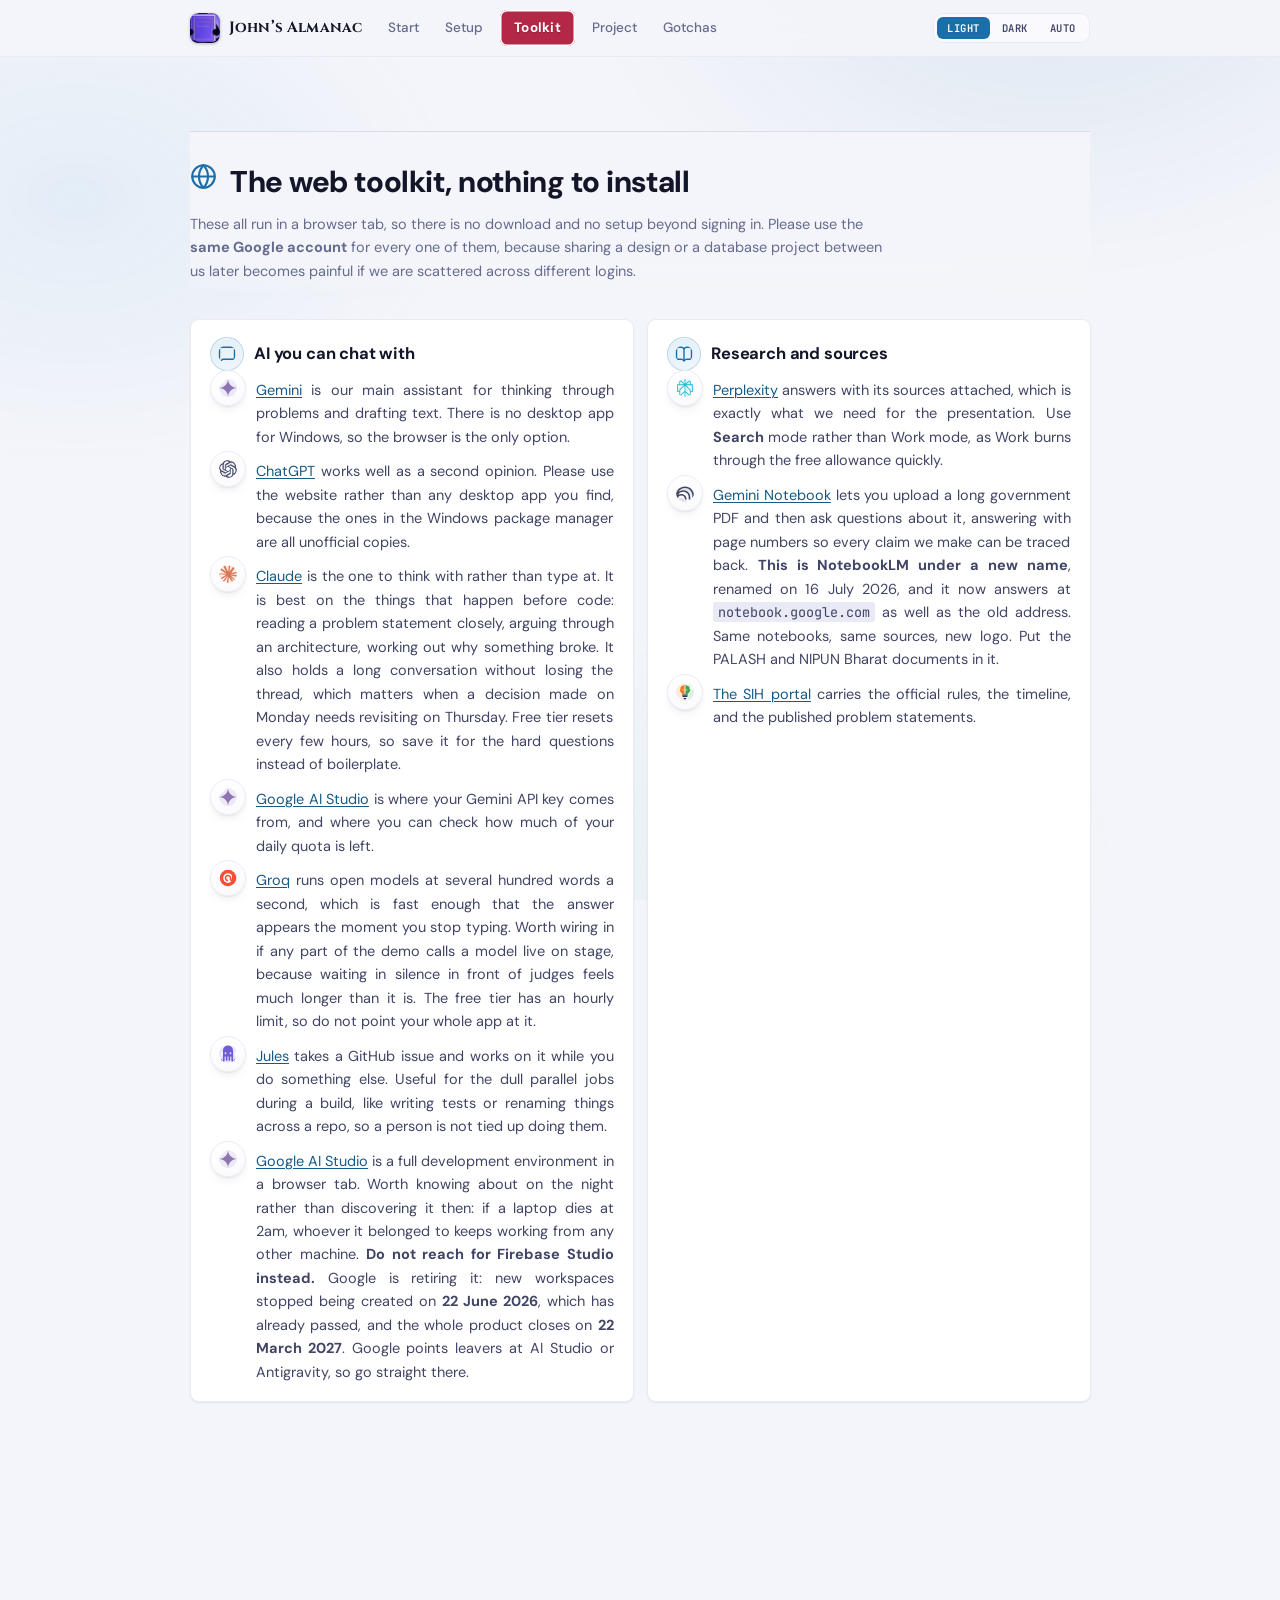
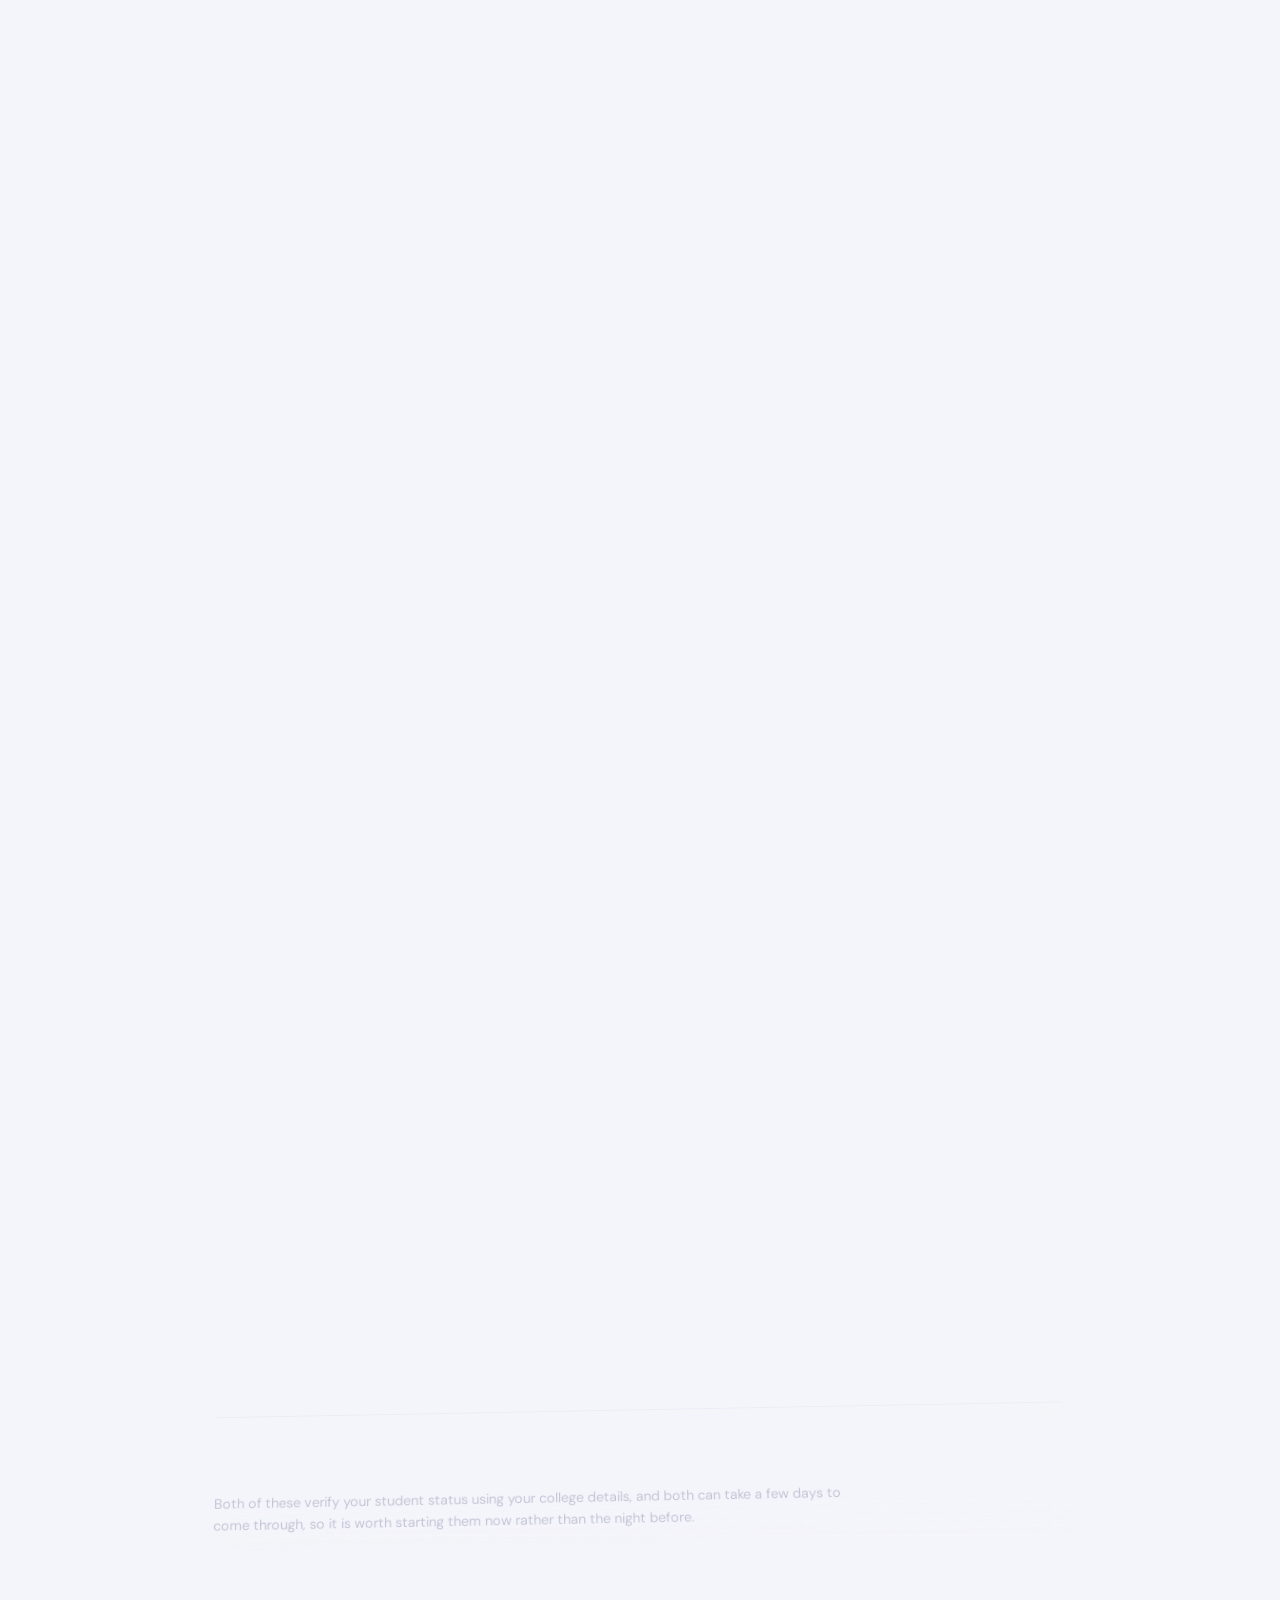
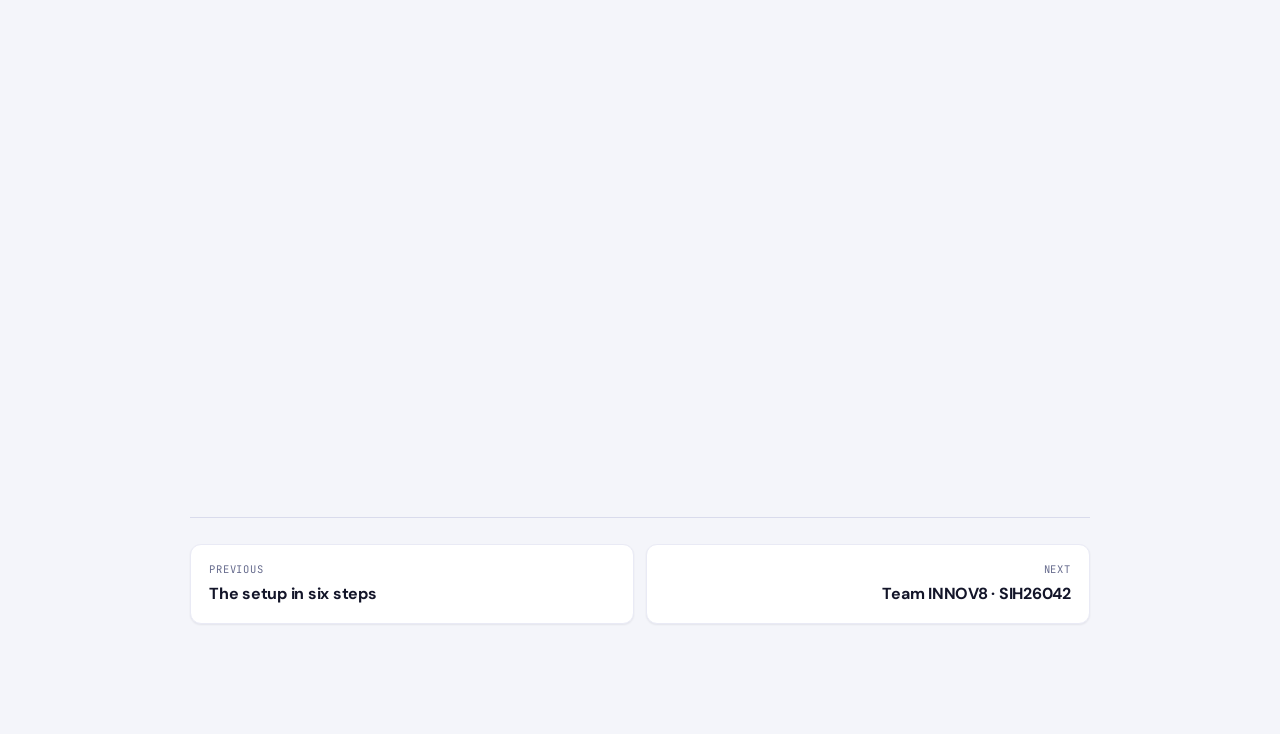
<file: toolkit.html>
<!doctype html>
<html lang="en" data-theme="light" data-page="toolkit">
<head>
<meta charset="utf-8">
<meta name="viewport" content="width=device-width, initial-scale=1">
<title>The web toolkit</title>
<meta name="description" content="Everything that runs in a browser tab, with nothing to install, plus the student perks worth claiming.">
<meta name="author" content="Jonathan John">
<meta name="color-scheme" content="light dark">
<link rel="canonical" href="https://jonathanjohn95001.github.io/sih-team-kit/toolkit.html">
<meta property="og:type" content="website">
<meta property="og:site_name" content="John’s Almanac">
<meta property="og:url" content="https://jonathanjohn95001.github.io/sih-team-kit/toolkit.html">
<meta property="og:title" content="John’s Almanac · The web toolkit">
<meta property="og:description" content="Everything that runs in a browser tab, plus the student perks most people never claim.">
<meta property="og:image" content="https://jonathanjohn95001.github.io/sih-team-kit/assets/toolkit.jpg">
<meta property="og:image:secure_url" content="https://jonathanjohn95001.github.io/sih-team-kit/assets/toolkit.jpg">
<meta property="og:image:type" content="image/jpeg">
<meta property="og:image:width" content="1200">
<meta property="og:image:height" content="1200">
<meta property="og:image:alt" content="John’s Almanac, a universal hackathon setup guide">
<meta name="twitter:card" content="summary_large_image">
<meta name="twitter:title" content="John’s Almanac · The web toolkit">
<meta name="twitter:description" content="Everything that runs in a browser tab, plus the student perks most people never claim.">
<meta name="twitter:image" content="https://jonathanjohn95001.github.io/sih-team-kit/assets/toolkit-wide.jpg">
<meta name="theme-color" content="#0F1124">
<link rel="icon" type="image/png" href="./assets/favicon.png">
<link rel="apple-touch-icon" href="./assets/logo.png">
<link rel="preconnect" href="https://fonts.googleapis.com">
<link rel="preconnect" href="https://fonts.gstatic.com" crossorigin>
<link rel="stylesheet" href="https://fonts.googleapis.com/css2?family=Cinzel:wght@600;700&family=DM+Sans:ital,opsz,wght@0,9..40,300;0,9..40,400;0,9..40,500;0,9..40,600;0,9..40,700;1,9..40,400&family=JetBrains+Mono:wght@400;500;600&display=swap">
<link rel="stylesheet" href="./assets/almanac.css?v=95329a62">
<style>
  /* The masthead backdrop is 100vw, which counts the scrollbar, so
     without this the page scrolls sideways by the scrollbar width. */
  *,*::before,*::after { box-sizing:border-box; }
  html { -webkit-text-size-adjust:100%; overflow-x:clip; }
  body { margin:0; overflow-x:clip; }
  img { max-width:100%; }
</style>
<script>
/* Before first paint, so no flash of the wrong theme. */
(function () {
  var m; try { m = localStorage.getItem('almanac-theme'); } catch (e) {}
  if (m !== 'auto') document.documentElement.setAttribute('data-theme', m === 'dark' ? 'dark' : 'light');
})();
</script>
</head>
<body>

<svg width="0" height="0" style="position:absolute" aria-hidden="true"><defs>
  <symbol id="l-gemini" viewBox="0 0 24 24"><path d="M11.04 19.32Q12 21.51 12 24q0-2.49.93-4.68.96-2.19 2.58-3.81t3.81-2.55Q21.51 12 24 12q-2.49 0-4.68-.93a12.3 12.3 0 0 1-3.81-2.58 12.3 12.3 0 0 1-2.58-3.81Q12 2.49 12 0q0 2.49-.96 4.68-.93 2.19-2.55 3.81a12.3 12.3 0 0 1-3.81 2.58Q2.49 12 0 12q2.49 0 4.68.96 2.19.93 3.81 2.55t2.55 3.81" fill="#8E75B2"/></symbol>
  <symbol id="l-openai" viewBox="0 0 24 24"><path d="M22.2819 9.8211a5.9847 5.9847 0 0 0-.5157-4.9108 6.0462 6.0462 0 0 0-6.5098-2.9A6.0651 6.0651 0 0 0 4.9807 4.1818a5.9847 5.9847 0 0 0-3.9977 2.9 6.0462 6.0462 0 0 0 .7427 7.0966 5.98 5.98 0 0 0 .511 4.9107 6.051 6.051 0 0 0 6.5146 2.9001A5.9847 5.9847 0 0 0 13.2599 24a6.0557 6.0557 0 0 0 5.7718-4.2058 5.9894 5.9894 0 0 0 3.9977-2.9001 6.0557 6.0557 0 0 0-.7475-7.0729zm-9.022 12.6081a4.4755 4.4755 0 0 1-2.8764-1.0408l.1419-.0804 4.7783-2.7582a.7948.7948 0 0 0 .3927-.6813v-6.7369l2.02 1.1686a.071.071 0 0 1 .038.052v5.5826a4.504 4.504 0 0 1-4.4945 4.4944zm-9.6607-4.1254a4.4708 4.4708 0 0 1-.5346-3.0137l.142.0852 4.783 2.7582a.7712.7712 0 0 0 .7806 0l5.8428-3.3685v2.3324a.0804.0804 0 0 1-.0332.0615L9.74 19.9502a4.4992 4.4992 0 0 1-6.1408-1.6464zM2.3408 7.8956a4.485 4.485 0 0 1 2.3655-1.9728V11.6a.7664.7664 0 0 0 .3879.6765l5.8144 3.3543-2.0201 1.1685a.0757.0757 0 0 1-.071 0l-4.8303-2.7865A4.504 4.504 0 0 1 2.3408 7.872zm16.5963 3.8558L13.1038 8.364 15.1192 7.2a.0757.0757 0 0 1 .071 0l4.8303 2.7913a4.4944 4.4944 0 0 1-.6765 8.1042v-5.6772a.79.79 0 0 0-.407-.667zm2.0107-3.0231l-.142-.0852-4.7735-2.7818a.7759.7759 0 0 0-.7854 0L9.409 9.2297V6.8974a.0662.0662 0 0 1 .0284-.0615l4.8303-2.7866a4.4992 4.4992 0 0 1 6.6802 4.66zM8.3065 12.863l-2.02-1.1638a.0804.0804 0 0 1-.038-.0567V6.0742a4.4992 4.4992 0 0 1 7.3757-3.4537l-.142.0805L8.704 5.459a.7948.7948 0 0 0-.3927.6813zm1.0976-2.3654l2.602-1.4998 2.6069 1.4998v2.9994l-2.5974 1.4997-2.6067-1.4997Z" fill="currentColor"/></symbol>
  <symbol id="l-supabase" viewBox="0 0 24 24"><path d="M11.9 1.036c-.015-.986-1.26-1.41-1.874-.637L.764 12.05C-.33 13.427.65 15.455 2.409 15.455h9.579l.113 7.51c.014.985 1.259 1.408 1.873.636l9.262-11.653c1.093-1.375.113-3.403-1.645-3.403h-9.642z" fill="#3FCF8E"/></symbol>
  <symbol id="l-perplexity" viewBox="0 0 24 24"><path d="M22.3977 7.0896h-2.3106V.0676l-7.5094 6.3542V.1577h-1.1554v6.1966L4.4904 0v7.0896H1.6023v10.3976h2.8882V24l6.932-6.3591v6.2005h1.1554v-6.0469l6.9318 6.1807v-6.4879h2.8882V7.0896zm-3.4657-4.531v4.531h-5.355l5.355-4.531zm-13.2862.0676 4.8691 4.4634H5.6458V2.6262zM2.7576 16.332V8.245h7.8476l-6.1149 6.1147v1.9723H2.7576zm2.8882 5.0404v-3.8852h.0001v-2.6488l5.7763-5.7764v7.0111l-5.7764 5.2993zm12.7086.0248-5.7766-5.1509V9.0618l5.7766 5.7766v6.5588zm2.8882-5.0652h-1.733v-1.9723L13.3948 8.245h7.8478v8.087z" fill="#1FB8CD"/></symbol>
  <symbol id="l-cloudflare" viewBox="0 0 24 24"><path d="M16.5088 16.8447c.1475-.5068.0908-.9707-.1553-1.3154-.2246-.3164-.6045-.499-1.0615-.5205l-8.6592-.1123a.1559.1559 0 0 1-.1333-.0713c-.0283-.042-.0351-.0986-.021-.1553.0278-.084.1123-.1484.2036-.1562l8.7359-.1123c1.0351-.0489 2.1601-.8868 2.5537-1.9136l.499-1.3013c.0215-.0561.0293-.1128.0147-.168-.5625-2.5463-2.835-4.4453-5.5499-4.4453-2.5039 0-4.6284 1.6177-5.3876 3.8614-.4927-.3658-1.1187-.5625-1.794-.499-1.2026.119-2.1665 1.083-2.2861 2.2856-.0283.31-.0069.6128.0635.894C1.5683 13.171 0 14.7754 0 16.752c0 .1748.0142.3515.0352.5273.0141.083.0844.1475.1689.1475h15.9814c.0909 0 .1758-.0645.2032-.1553l.12-.4268zm2.7568-5.5634c-.0771 0-.1611 0-.2383.0112-.0566 0-.1054.0415-.127.0976l-.3378 1.1744c-.1475.5068-.0918.9707.1543 1.3164.2256.3164.6055.498 1.0625.5195l1.8437.1133c.0557 0 .1055.0263.1329.0703.0283.043.0351.1074.0214.1562-.0283.084-.1132.1485-.204.1553l-1.921.1123c-1.041.0488-2.1582.8867-2.5527 1.914l-.1406.3585c-.0283.0713.0215.1416.0986.1416h6.5977c.0771 0 .1474-.0489.169-.126.1122-.4082.1757-.837.1757-1.2803 0-2.6025-2.125-4.727-4.7344-4.727" fill="#F38020"/></symbol>
  <symbol id="l-stitch" viewBox="0 0 24 24"><path d="M4 12c0-4.4 3.6-8 8-8s8 3.6 8 8-3.6 8-8 8" fill="none" stroke="#8B5CF6" stroke-width="2" stroke-linecap="round"/><circle cx="12" cy="12" r="2.6" fill="#8B5CF6"/></symbol>
  <symbol id="l-notebook" viewBox="0 0 24 24"><path d="M11.999 3.201C5.372 3.201 0 8.528 0 15.101V20.8h2.212v-.568c0-2.666 2.178-4.827 4.866-4.827 2.688 0 4.866 2.16 4.866 4.827v.568h2.212v-.568c0-3.877-3.17-7.019-7.078-7.019A7.075 7.075 0 0 0 2.992 14.5a7.355 7.355 0 0 1 6.568-4.016c4.057 0 7.347 3.264 7.347 7.287V20.8h2.212V17.77c0-5.235-4.28-9.481-9.56-9.481a9.563 9.563 0 0 0-6.217 2.28A9.795 9.795 0 0 1 12 5.393c5.406 0 9.788 4.346 9.788 9.707V20.8H24V15.1c-.001-6.573-5.373-11.9-12.001-11.9Z" fill="currentColor"/></symbol>
  <symbol id="l-jules" viewBox="0 0 180 180"><path d="M90 5.625C117.928 5.625 140.625 28.3219 140.625 56.25V115.312H39.375V56.25C39.375 28.3219 62.0719 5.625 90 5.625ZM64.6875 73.125C60.0469 73.125 56.25 77.85 56.25 83.6719C56.25 89.4938 60.0469 94.2188 64.6875 94.2188C69.3281 94.2188 73.125 89.4938 73.125 83.6719C73.125 77.85 69.3281 73.125 64.6875 73.125ZM115.312 73.125C110.672 73.125 106.875 77.85 106.875 83.6719C106.875 89.4938 110.672 94.2188 115.312 94.2188C119.953 94.2188 123.75 89.4938 123.75 83.6719C123.75 77.85 119.953 73.125 115.312 73.125Z" fill="#715CD7"/><path d="M47.8125 90V153.281C47.8125 160.284 42.1594 165.938 35.1562 165.938C28.1531 165.938 22.5 160.284 22.5 153.281V149.062" stroke="#715CD7" stroke-width="16.875" stroke-miterlimit="10" stroke-linecap="round" fill="none"/><path d="M132.188 90V153.281C132.188 160.284 137.841 165.938 144.844 165.938C151.847 165.938 157.5 160.284 157.5 153.281V149.062" stroke="#715CD7" stroke-width="16.875" stroke-miterlimit="10" stroke-linecap="round" fill="none"/><path d="M75.9087 98.4375V149.062" stroke="#715CD7" stroke-width="16.875" stroke-miterlimit="10" stroke-linecap="round" fill="none"/><path d="M104.091 98.4375V149.062" stroke="#715CD7" stroke-width="16.875" stroke-miterlimit="10" stroke-linecap="round" fill="none"/></symbol>
  <symbol id="s-gift" viewBox="0 0 24 24"><g fill="none" stroke="currentColor" stroke-width="1.9" stroke-linecap="round" stroke-linejoin="round"><path d="M12 7v14"/><path d="M20 11v8a2 2 0 0 1-2 2H6a2 2 0 0 1-2-2v-8"/><path d="M7.5 7a1 1 0 0 1 0-5A4.8 8 0 0 1 12 7a4.8 8 0 0 1 4.5-5 1 1 0 0 1 0 5"/><rect x="3" y="7" width="18" height="4" rx="1"/></g></symbol>
  <symbol id="s-globe" viewBox="0 0 24 24"><g fill="none" stroke="currentColor" stroke-width="1.9" stroke-linecap="round" stroke-linejoin="round"><circle cx="12" cy="12" r="10"/><path d="M12 2a14.5 14.5 0 0 0 0 20 14.5 14.5 0 0 0 0-20"/><path d="M2 12h20"/></g></symbol>
  <symbol id="l-github" viewBox="0 0 24 24"><path d="M12 .297c-6.63 0-12 5.373-12 12 0 5.303 3.438 9.8 8.205 11.385.6.113.82-.258.82-.577 0-.285-.01-1.04-.015-2.04-3.338.724-4.042-1.61-4.042-1.61C4.422 18.07 3.633 17.7 3.633 17.7c-1.087-.744.084-.729.084-.729 1.205.084 1.838 1.236 1.838 1.236 1.07 1.835 2.809 1.305 3.495.998.108-.776.417-1.305.76-1.605-2.665-.3-5.466-1.332-5.466-5.93 0-1.31.465-2.38 1.235-3.22-.135-.303-.54-1.523.105-3.176 0 0 1.005-.322 3.3 1.23.96-.267 1.98-.399 3-.405 1.02.006 2.04.138 3 .405 2.28-1.552 3.285-1.23 3.285-1.23.645 1.653.24 2.873.12 3.176.765.84 1.23 1.91 1.23 3.22 0 4.61-2.805 5.625-5.475 5.92.42.36.81 1.096.81 2.22 0 1.606-.015 2.896-.015 3.286 0 .315.21.69.825.57C20.565 22.092 24 17.592 24 12.297c0-6.627-5.373-12-12-12" fill="currentColor"/></symbol>
  <symbol id="l-google" viewBox="0 0 24 24"><path d="M12.48 10.92v3.28h7.84c-.24 1.84-.853 3.187-1.787 4.133-1.147 1.147-2.933 2.4-6.053 2.4-4.827 0-8.6-3.893-8.6-8.72s3.773-8.72 8.6-8.72c2.6 0 4.507 1.027 5.907 2.347l2.307-2.307C18.747 1.44 16.133 0 12.48 0 5.867 0 .307 5.387.307 12s5.56 12 12.173 12c3.573 0 6.267-1.173 8.373-3.36 2.16-2.16 2.84-5.213 2.84-7.667 0-.76-.053-1.467-.173-2.053H12.48z" fill="#4285F4"/></symbol>
  <symbol id="l-shadcn" viewBox="0 0 24 24"><path d="M22.219 11.784 11.784 22.219c-.407.407-.407 1.068 0 1.476.407.407 1.068.407 1.476 0L23.695 13.26c.407-.408.407-1.069 0-1.476-.408-.407-1.069-.407-1.476 0ZM20.132.305.305 20.132c-.407.407-.407 1.068 0 1.476.408.407 1.069.407 1.476 0L21.608 1.781c.407-.407.407-1.068 0-1.476-.408-.407-1.069-.407-1.476 0Z" fill="currentColor"/></symbol>
  <symbol id="l-aceternity" viewBox="0 0 24 24"><path d="M12 2.2 2.4 21.8h4.3L12 10.9l5.3 10.9h4.3L12 2.2Z" fill="var(--mono-mark)"/></symbol>
  <symbol id="l-groq" viewBox="0 0 24 24"><circle cx="12" cy="12" r="11" fill="#F55036"/><path d="M12 5.5a6.5 6.5 0 1 0 4.35 11.33l-1.42-1.6A4.4 4.4 0 1 1 16.4 12v2.2a1.05 1.05 0 0 1-2.1 0V12a2.3 2.3 0 1 0-2.3 2.3v2.1A4.4 4.4 0 0 0 12 5.5Z" fill="#fff"/></symbol>
  <symbol id="l-vercel" viewBox="0 0 24 24"><path d="m12 1.608 12 20.784H0Z" fill="currentColor"/></symbol>
  <symbol id="l-md" viewBox="0 0 24 24"><path d="M22.27 19.385H1.73A1.73 1.73 0 010 17.655V6.345a1.73 1.73 0 011.73-1.73h20.54A1.73 1.73 0 0124 6.345v11.308a1.73 1.73 0 01-1.73 1.731zM5.769 15.923v-4.5l2.308 2.885 2.307-2.885v4.5h2.308V8.078h-2.308l-2.307 2.885-2.308-2.885H3.46v7.847zM21.232 12h-2.309V8.077h-2.307V12h-2.308l3.461 4.039z" fill="currentColor"/></symbol>
  <symbol id="s-chat" viewBox="0 0 24 24"><g fill="none" stroke="currentColor" stroke-width="1.9" stroke-linecap="round" stroke-linejoin="round"><path d="M22 17a2 2 0 0 1-2 2H6.828a2 2 0 0 0-1.414.586l-2.202 2.202A.71.71 0 0 1 2 21.286V5a2 2 0 0 1 2-2h16a2 2 0 0 1 2 2z"/></g></symbol>
  <symbol id="s-book" viewBox="0 0 24 24"><g fill="none" stroke="currentColor" stroke-width="1.9" stroke-linecap="round" stroke-linejoin="round"><path d="M12 5v16"/><path d="M20.001 19A2 2 0 0022 17V5a2 2 0 00-1.999-2L16 3.002A5 5 0 0012 5a5 5 0 00-4-2H4a2 2 0 00-2 2v12a2 2 0 001.999 2H8a5 5 0 014 2 5 5 0 014-2z"/></g></symbol>
  <symbol id="s-pen" viewBox="0 0 24 24"><g fill="none" stroke="currentColor" stroke-width="1.9" stroke-linecap="round" stroke-linejoin="round"><path d="M13 21h8"/><path d="M21.174 6.812a1 1 0 0 0-3.986-3.987L3.842 16.174a2 2 0 0 0-.5.83l-1.321 4.352a.5.5 0 0 0 .623.622l4.353-1.32a2 2 0 0 0 .83-.497z"/></g></symbol>
  <symbol id="s-blocks" viewBox="0 0 24 24"><g fill="none" stroke="currentColor" stroke-width="1.9" stroke-linecap="round" stroke-linejoin="round"><path d="M10 22V7a1 1 0 0 0-1-1H4a2 2 0 0 0-2 2v12a2 2 0 0 0 2 2h12a2 2 0 0 0 2-2v-5a1 1 0 0 0-1-1H2"/><rect x="14" y="2" width="8" height="8" rx="1"/></g></symbol>
  <symbol id="s-db" viewBox="0 0 24 24"><g fill="none" stroke="currentColor" stroke-width="1.9" stroke-linecap="round" stroke-linejoin="round"><ellipse cx="12" cy="5" rx="9" ry="3"/><path d="M3 5V19A9 3 0 0 0 21 19V5"/><path d="M3 12A9 3 0 0 0 21 12"/></g></symbol>
  <symbol id="s-lang" viewBox="0 0 24 24"><g fill="none" stroke="currentColor" stroke-width="1.9" stroke-linecap="round" stroke-linejoin="round"><path d="m5 8 6 6"/><path d="m4 14 6-6 2-3"/><path d="M2 5h12"/><path d="M7 2h1"/><path d="m22 22-5-10-5 10"/><path d="M14 18h6"/></g></symbol>
  <symbol id="s-rocket" viewBox="0 0 24 24"><g fill="none" stroke="currentColor" stroke-width="1.9" stroke-linecap="round" stroke-linejoin="round"><path d="M12 15v5s3.03-.55 4-2c1.08-1.62 0-5 0-5"/><path d="M4.5 16.5c-1.5 1.26-2 5-2 5s3.74-.5 5-2c.71-.84.7-2.13-.09-2.91a2.18 2.18 0 0 0-2.91-.09"/><path d="M9 12a22 22 0 0 1 2-3.95A12.88 12.88 0 0 1 22 2c0 2.72-.78 7.5-6 11a22.4 22.4 0 0 1-4 2z"/><path d="M9 12H4s.55-3.03 2-4c1.62-1.08 5 .05 5 .05"/></g></symbol>
  <symbol id="l-colab" viewBox="0 0 24 24"><path d="M16.9414 4.9757a7.033 7.033 0 0 0-4.9308 2.0646 7.033 7.033 0 0 0-.1232 9.8068l2.395-2.395a3.6455 3.6455 0 0 1 5.1497-5.1478l2.397-2.3989a7.033 7.033 0 0 0-4.8877-1.9297zM7.07 4.9855a7.033 7.033 0 0 0-4.8878 1.9316l2.3911 2.3911a3.6434 3.6434 0 0 1 5.0227.1271l1.7341-2.9737-.0997-.0802A7.033 7.033 0 0 0 7.07 4.9855zm15.0093 2.1721l-2.3892 2.3911a3.6455 3.6455 0 0 1-5.1497 5.1497l-2.4067 2.4068a7.0362 7.0362 0 0 0 9.9456-9.9476zM1.932 7.1674a7.033 7.033 0 0 0-.002 9.6816l2.397-2.397a3.6434 3.6434 0 0 1-.004-4.8916zm7.664 7.4235c-1.38 1.3816-3.5863 1.411-5.0168.1134l-2.397 2.395c2.4693 2.3328 6.263 2.5753 9.0072.5455l.1368-.1115z" fill="#F9AB00"/></symbol>
  <symbol id="l-excalidraw" viewBox="0 0 24 24"><path d="M23.9428 19.8058a.1962.1962 0 0 0-.1679-.0337c-1.26-1.8552-2.8727-3.6104-4.4186-5.3152l-.2521-.284c-.0016-.0732-.0667-.1207-.1342-.1504-.0284-.0277-.0562-.0558-.0843-.0837-.0505-.1005-.1685-.1673-.2858-.1005-.4706.2347-.9068.5855-1.3274.9195-.5536.4345-1.1085.8695-1.6296 1.354a5.0577 5.0577 0 0 0-.5879.6185c-.0842.1168-.0168.2172.0843.2672-.3701.3677-.7402.736-1.109 1.1198a.1896.1896 0 0 0-.0506.1342c0 .05.0337.1.0668.1168l.6559.5012v.0169c.9237.9194 2.5538 2.1729 4.2844 3.5268.2515.201.5205.4014.7727.6017.1173.1342.2346.2847.3357.4182.0506.0662.1685.0837.2353.0331.0337.0337.0843.0668.118.1005a.2395.2395 0 0 0 .1004.0337.1534.1534 0 0 0 .1348-.0668.2371.2371 0 0 0 .0331-.1004c.0175 0 .0169.0168.0337.0168a.1915.1915 0 0 0 .1348-.0505l3.058-3.3265c.1198-.1159.0135-.2668-.0005-.2672zm-7.6277-.1336-1.5459-1.1704-.151-.0998c-.0337-.0169-.0674-.0506-.1011-.0668l-.1174-.1005c.6597-.659 1.3297-1.3074 1.9996-1.9557-.4874.4844-1.4622 1.9057-1.2606 2.3733.0023 0 .0186.0419.0674.0842.3704.311.7398.6232 1.109.9357zm4.0997 3.1261-1.277-.97a26.9056 26.9056 0 0 0-1.5795-1.5044c.689.5181 1.2769.9694 1.3611 1.053.6722.585.6379.485 1.0922.8696l.5542.4008c-.0735.103-.151.1477-.151.151zm.3357.2503-.0337-.0168c.0506-.0331.1011-.0668.1517-.1168zM.5885 3.4751c.0331.2172.0843.4344.1174.6354.2015 1.103.4031 2.1061.7726 2.8583l.1516.568c.0506.2173.1342.485.2185.5519.8568.7521 2.1674 1.8714 3.5785 2.9419a.1775.1775 0 0 0 .2185 0s0 .0162.0168.0162a.1528.1528 0 0 0 .118.0506.1912.1912 0 0 0 .1341-.0506c1.798-1.9887 3.1418-3.6267 4.0997-4.9974.0674-.0668.0843-.1673.0843-.251.0668-.0668.1173-.1504.1847-.2004.0668-.0668.0668-.184 0-.2346l-.0168-.0163c0-.033-.0169-.0836-.0506-.1005-.42-.4007-.722-.6848-1.0416-.9856A93.5546 93.5546 0 0 1 6.822 1.9876c-.0169-.0169-.0337-.0337-.0674-.0337-.3358-.1168-1.0248-.2341-1.8817-.3845C3.596 1.3527 1.865 1.0519.3027.583c0 0-.1011 0-.118.0169L.1348.6505C.0498.7139.0222.7058 0 .7167.017.8172.017.884.0506 1.0013c0 .0331.0673.3009.0673.334zm7.1909 4.7802-.0337.0337a.0362.0362 0 0 1 .0337-.0337zM6.553 2.238c.101.1005.5211.5019.6216.5855-.4369-.201-1.5284-.7022-2.0333-.8695.5043.1005 1.1933.201 1.4117.284ZM.7901 1.4027c.2521.4344.4537 1.9388.6553 3.4095-.118-.4682-.2016-.9357-.3027-1.3708C.9917 2.673.84 1.9876.6385 1.3858c.1232 0 .1516.0212.1516.0169zm-.2858-.3683c0-.0162 0-.033-.0169-.033.0843 0 .1342.0168.2016.0499.0006.0057-.1448-.0169-.1847-.0169zM23.6738.8172c.0169-.0662-.3358-.367-.2184-.3845.2527-.0163.2527-.4008 0-.4008-.3358.0169-.6884.0999-1.008.1504-.5878.1168-1.1926.2341-1.781.3671-1.327.2846-2.6375.5855-3.9481.937-.4032.1167-.857.2003-1.2432.4007-.1348.0668-.118.2004-.0506.284-.0337.0169-.0505.0169-.0842.0337-.1174.0169-.2185.0337-.3358.05-.1011.0168-.1516.1004-.1348.201 0 .0162.0169.0499.0169.0661-.7059.9363-1.4954 1.9226-2.3523 2.9757-.84.9694-1.7306 1.9893-2.6212 3.0424-2.8396 3.3096-6.0487 7.0705-9.5936 10.38a.1613.1613 0 0 0 0 .2341c.0169.0163.0337.0331.0506.0331-.0506.0506-.1011.0843-.1517.1336-.0337.0337-.0505.0668-.0505.1005a.364.364 0 0 0-.0668.0837c-.0674.0667-.0674.1835.0169.234.0667.0662.1847.0662.2346-.0168.0175-.0169.0175-.0337.0337-.0337a.2648.2648 0 0 1 .3701 0c.2016.2178.4032.435.588.6186l-.4201-.3508c-.0674-.0668-.1847-.05-.2347.0168-.068.0662-.0511.1835.0163.234l4.4691 3.7273c.0337.0337.0674.0337.118.0337.0505 0 .0842-.0169.1173-.0506l.101-.0999c.017.0163.05.0163.0669.0163.0505 0 .0842-.0163.118-.05 6.0486-6.0505 10.9216-10.6141 16.4997-14.6927.05-.0331.0668-.1.0668-.1505.0674 0 .118-.05.151-.1167 1.0254-3.1255 1.227-5.9007 1.2938-7.2709 0-.0579.0169-.0371.0169-.0668.0168-.0337.0168-.0505.0168-.0505a.9784.9784 0 0 0-.0668-.6186zm-10.82 4.9144c.2684-.3008.5374-.6186.8064-.9026-1.7306 2.2734-4.6033 5.7665-8.67 9.9288C7.7626 11.699 10.5517 8.54 12.854 5.7316ZM5.1414 23.4662c-.0162-.0168-.0162-.0168 0-.0168zm2.5033-2.156c.1348-.1505.2695-.284.4206-.4345 0 0 0 .0163.0168.0163-.2236.1978-.4334.4182-.4374.4182zm.6896-.6686c.0994-.0993.14-.1724.2852-.3177.9917-1.0193 2.0164-2.0393 3.058-3.0755l.0169-.0168c.2521-.2004.5542-.4177.8232-.6186a228.0627 228.0627 0 0 0-4.1833 4.0286zm6.5187-16.732c-.5543.719-1.1759 1.6716-1.697 2.4238-1.6463 2.3733-6.9393 8.1735-7.0566 8.274A1189.6473 1189.6473 0 0 1 1.26 19.204l-.1005.1005c-.0843-.1005-.0843-.251.0168-.3346 7.476-7.0037 12.0132-12.837 13.845-15.3944-.0506.1167-.0843.2166-.1685.334zm2.9064 3.4269c-.6716-.3851-.9905-.9869-.8064-1.5712l.0506-.201a.7753.7753 0 0 1 .0842-.1666c.1848-.301.4538-.5518.7564-.7023.0163 0 .0331 0 .05-.0168-.0169-.0337-.0169-.0837-.0169-.1336.0169-.1005.0843-.1673.2016-.1673.2016 0 .8238.1841 1.059.3845.0669.05.1343.1168.2017.1836.0842.1004.2184.2677.2852.4013.0337.0169.0674.1841.118.2678.0336.1336.0667.284.0505.4176-.0169.0169 0 .1167-.0169.1167a1.6055 1.6055 0 0 1-.2184.6186c-.0307.0307.0064.0119-.0505.0668-.0843.1342-.2016.251-.319.3346-.3869.2672-.8238.3508-1.2606.234-.1105-.0473-.1672-.0667-.1685-.0667zm4.3692 1.4039c0 .0168-.0168.0499 0 .0667-.0337 0-.0505.0169-.0842.0337-1.3274.9689-2.6212 1.9888-3.915 3.0256 1.109-.9868 2.218-1.9894 3.3776-2.9756.3358-.3009.5711-.6854.6379-1.1199l.1685-1.003v-.0332c.0842-.201.4032-.1173.3526.1-.0042-.0012-.1731.795-.5374 1.9057z" fill="#6965DB"/></symbol>
  <symbol id="l-photopea" viewBox="0 0 24 24"><path d="M20.098 0A3.899 3.899 0 0 1 24 3.903v16.194A3.899 3.899 0 0 1 20.098 24H6.393l-.051-10.34v-.074c0-3.92 3.112-7.09 6.963-7.09 2.31 0 4.177 1.902 4.177 4.254 0 2.352-1.867 4.254-4.177 4.254-.77 0-1.393-.634-1.393-1.418 0-.783.623-1.418 1.393-1.418.769 0 1.392-.634 1.392-1.418 0-.784-.623-1.418-1.392-1.418-2.31 0-4.178 1.9-4.178 4.253 0 2.352 1.868 4.254 4.178 4.254 3.85 0 6.962-3.169 6.962-7.09 0-3.92-3.112-7.089-6.962-7.089-5.39 0-9.75 4.436-9.75 9.925v.086l.023 10.315A3.899 3.899 0 0 1 0 20.097V3.903A3.899 3.899 0 0 1 3.902 0z" fill="#18A497"/></symbol>
  <symbol id="l-neon" viewBox="0 0 24 24"><path d="M24 0V24l-9.365-8.045V24H0V0ZM2.942 21.087h8.751V9.563l9.365 8.204V2.919L2.942 2.914Z" fill="#34D59A"/></symbol>
  <symbol id="l-bolt" viewBox="0 0 24 24"><path d="M10.797 14.182H3.635L16.728 0l-3.525 9.818h7.162L7.272 24l3.524-9.818Z" fill="#1269D3"/></symbol>
  <symbol id="l-bhashini" viewBox="0 0 24 24"><rect x="1.6" y="1.6" width="20.8" height="20.8" rx="5" fill="#1A57C4"/><path d="M4.8 7.4h7.4M8.5 5.5v1.9M11 7.4a8.6 8.6 0 0 1-4.7 6.7M7.3 10.7a7.8 7.8 0 0 0 3.9 3.2" fill="none" stroke="#fff" stroke-width="1.5" stroke-linecap="round"/><path d="m11.8 19 3.4-8.1L18.6 19M13.2 15.9h4.1" fill="none" stroke="#FF9933" stroke-width="1.5" stroke-linecap="round" stroke-linejoin="round"/></symbol>
  <symbol id="l-datagov" viewBox="0 0 24 24"><rect x="1.6" y="3.4" width="20.8" height="5.7" rx="1.4" fill="#FF9933"/><rect x="1.6" y="9.1" width="20.8" height="5.8" fill="#F4F4F8"/><rect x="1.6" y="14.9" width="20.8" height="5.7" rx="1.4" fill="#138808"/><circle cx="12" cy="12" r="2.5" fill="none" stroke="#0A3D91" stroke-width="1.3"/><circle cx="12" cy="12" r=".6" fill="#0A3D91"/></symbol>
  <symbol id="l-sih" viewBox="0 0 24 24"><path d="M11.35 2.6c-1.2 0-2.2.5-2.8 1.3-1.5.15-2.65 1.3-2.65 2.75 0 .35.06.68.18.98-.6.5-.98 1.24-.98 2.06 0 1.05.62 1.96 1.53 2.4.1 1.06.9 1.91 1.94 2.1v1.06h2.78V2.6Z" fill="#F07C22"/><path d="M12.65 2.6c1.2 0 2.2.5 2.8 1.3 1.5.15 2.65 1.3 2.65 2.75 0 .35-.06.68-.18.98.6.5.98 1.24.98 2.06 0 1.05-.62 1.96-1.53 2.4-.1 1.06-.9 1.91-1.94 2.1v1.06h-2.78V2.6Z" fill="#3EA34B"/><path d="M9.1 9.3c.9-.5 1.5-.4 2.25.25M14.9 9.3c-.9-.5-1.5-.4-2.25.25" fill="none" stroke="#fff" stroke-width="0.85" stroke-linecap="round" opacity=".85"/><path d="M8.9 16.15h6.2M9.35 18h5.3" fill="none" stroke="#123A6B" stroke-width="1.5" stroke-linecap="round"/><path d="M10 19.9h4l-.35 1.05a1.1 1.1 0 0 1-1.05.75h-1.2a1.1 1.1 0 0 1-1.05-.75L10 19.9Z" fill="#123A6B"/></symbol>
  <symbol id="l-claude" viewBox="0 0 24 24"><path d="m4.7144 15.9555 4.7174-2.6471.079-.2307-.079-.1275h-.2307l-.7893-.0486-2.6956-.0729-2.3375-.0971-2.2646-.1214-.5707-.1215-.5343-.7042.0546-.3522.4797-.3218.686.0608 1.5179.1032 2.2767.1578 1.6514.0972 2.4468.255h.3886l.0546-.1579-.1336-.0971-.1032-.0972L6.973 9.8356l-2.55-1.6879-1.3356-.9714-.7225-.4918-.3643-.4614-.1578-1.0078.6557-.7225.8803.0607.2246.0607.8925.686 1.9064 1.4754 2.4893 1.8336.3643.3035.1457-.1032.0182-.0728-.164-.2733-1.3539-2.4467-1.445-2.4893-.6435-1.032-.17-.6194c-.0607-.255-.1032-.4674-.1032-.7285L6.287.1335 6.6997 0l.9957.1336.419.3642.6192 1.4147 1.0018 2.2282 1.5543 3.0296.4553.8985.2429.8318.091.255h.1579v-.1457l.1275-1.706.2368-2.0947.2307-2.6957.0789-.7589.3764-.9107.7468-.4918.5828.2793.4797.686-.0668.4433-.2853 1.8517-.5586 2.9021-.3643 1.9429h.2125l.2429-.2429.9835-1.3053 1.6514-2.0643.7286-.8196.85-.9046.5464-.4311h1.0321l.759 1.1293-.34 1.1657-1.0625 1.3478-.8804 1.1414-1.2628 1.7-.7893 1.36.0729.1093.1882-.0183 2.8535-.607 1.5421-.2794 1.8396-.3157.8318.3886.091.3946-.3278.8075-1.967.4857-2.3072.4614-3.4364.8136-.0425.0304.0486.0607 1.5482.1457.6618.0364h1.621l3.0175.2247.7892.522.4736.6376-.079.4857-1.2142.6193-1.6393-.3886-3.825-.9107-1.3113-.3279h-.1822v.1093l1.0929 1.0686 2.0035 1.8092 2.5075 2.3314.1275.5768-.3218.4554-.34-.0486-2.2039-1.6575-.85-.7468-1.9246-1.621h-.1275v.17l.4432.6496 2.3436 3.5214.1214 1.0807-.17.3521-.6071.2125-.6679-.1214-1.3721-1.9246L14.38 17.959l-1.1414-1.9428-.1397.079-.674 7.2552-.3156.3703-.7286.2793-.6071-.4614-.3218-.7468.3218-1.4753.3886-1.9246.3157-1.53.2853-1.9004.17-.6314-.0121-.0425-.1397.0182-1.4328 1.9672-2.1796 2.9446-1.7243 1.8456-.4128.164-.7164-.3704.0667-.6618.4008-.5889 2.386-3.0357 1.4389-1.882.929-1.0868-.0062-.1579h-.0546l-6.3385 4.1164-1.1293.1457-.4857-.4554.0608-.7467.2307-.2429 1.9064-1.3114Z" fill="#D97757"/></symbol>
</defs></svg>

<div class="topbar">
  <div class="topbar-in">
    <a class="mark" href="./"><img src="./assets/logo-64.png" alt="" width="30" height="30" decoding="async">John&rsquo;s Almanac</a>
    <nav class="nav">
      <a href="./">Start</a>
      <a href="./setup.html">Setup</a>
      <a href="./toolkit.html" aria-current="page">Toolkit</a>
      <a href="./project.html">Project</a>
      <a href="./gotchas.html">Gotchas</a>
    </nav>
    <div class="themer" role="group" aria-label="Colour theme">
      <button type="button" data-set="light" aria-pressed="true">Light</button>
      <button type="button" data-set="dark"  aria-pressed="false">Dark</button>
      <button type="button" data-set="auto"  aria-pressed="false">Auto</button>
    </div>
  </div>
</div>

<div class="wrap">
  <div class="shead" id="webkit">
    <h2><svg class="sico"><use href="#s-globe"/></svg> The web toolkit, nothing to install</h2>
    <p>These all run in a browser tab, so there is no download and no setup beyond signing in. Please use the <b>same Google account</b> for every one of them, because sharing a design or a database project between us later becomes painful if we are scattered across different logins.</p>
  </div>

  <div class="grid grid-2">

    <div class="mini">
      <h4><svg class="hico"><use href="#s-chat"/></svg> AI you can chat with</h4>
      <div class="lrow"><svg class="logo" viewBox="0 0 24 24" aria-hidden="true"><use class="gh" href="#l-gemini"/><use href="#l-gemini"/></svg><span><a href="https://gemini.google.com" target="_blank" rel="noopener">Gemini</a> is our main assistant for thinking through problems and drafting text. There is no desktop app for Windows, so the browser is the only option.</span></div>
      <div class="lrow"><svg class="logo" viewBox="0 0 24 24" aria-hidden="true"><use class="gh" href="#l-openai"/><use href="#l-openai"/></svg><span><a href="https://chatgpt.com" target="_blank" rel="noopener">ChatGPT</a> works well as a second opinion. Please use the website rather than any desktop app you find, because the ones in the Windows package manager are all unofficial copies.</span></div>
      <div class="lrow"><svg class="logo" viewBox="0 0 24 24" aria-hidden="true"><use class="gh" href="#l-claude"/><use href="#l-claude"/></svg><span><a href="https://claude.ai" target="_blank" rel="noopener">Claude</a> is the one to think with rather than type at. It is best on the things that happen before code: reading a problem statement closely, arguing through an architecture, working out why something broke. It also holds a long conversation without losing the thread, which matters when a decision made on Monday needs revisiting on Thursday. Free tier resets every few hours, so save it for the hard questions instead of boilerplate.</span></div>
      <div class="lrow"><svg class="logo" viewBox="0 0 24 24" aria-hidden="true"><use class="gh" href="#l-gemini"/><use href="#l-gemini"/></svg><span><a href="https://aistudio.google.com/app/apikey" target="_blank" rel="noopener">Google AI Studio</a> is where your Gemini API key comes from, and where you can check how much of your daily quota is left.</span></div>
      <div class="lrow"><svg class="logo" viewBox="0 0 24 24" aria-hidden="true"><use class="gh" href="#l-groq"/><use href="#l-groq"/></svg><span><a href="https://console.groq.com" target="_blank" rel="noopener">Groq</a> runs open models at several hundred words a second, which is fast enough that the answer appears the moment you stop typing. Worth wiring in if any part of the demo calls a model live on stage, because waiting in silence in front of judges feels much longer than it is. The free tier has an hourly limit, so do not point your whole app at it.</span></div>
      <div class="lrow"><svg class="logo" viewBox="0 0 24 24" aria-hidden="true"><use class="gh" href="#l-jules"/><use href="#l-jules"/></svg><span><a href="https://jules.google" target="_blank" rel="noopener">Jules</a> takes a GitHub issue and works on it while you do something else. Useful for the dull parallel jobs during a build, like writing tests or renaming things across a repo, so a person is not tied up doing them.</span></div>
      <div class="lrow"><svg class="logo" viewBox="0 0 24 24" aria-hidden="true"><use class="gh" href="#l-gemini"/><use href="#l-gemini"/></svg><span><a href="https://aistudio.google.com" target="_blank" rel="noopener">Google AI Studio</a> is a full development environment in a browser tab. Worth knowing about on the night rather than discovering it then: if a laptop dies at 2am, whoever it belonged to keeps working from any other machine. <b>Do not reach for Firebase Studio instead.</b> Google is retiring it: new workspaces stopped being created on <b>22 June 2026</b>, which has already passed, and the whole product closes on <b>22 March 2027</b>. Google points leavers at AI Studio or Antigravity, so go straight there.</span></div>
    </div>

    <div class="mini">
      <h4><svg class="hico"><use href="#s-book"/></svg> Research and sources</h4>
      <div class="lrow"><svg class="logo" viewBox="0 0 24 24" aria-hidden="true"><use class="gh" href="#l-perplexity"/><use href="#l-perplexity"/></svg><span><a href="https://www.perplexity.ai" target="_blank" rel="noopener">Perplexity</a> answers with its sources attached, which is exactly what we need for the presentation. Use <b>Search</b> mode rather than Work mode, as Work burns through the free allowance quickly.</span></div>
      <div class="lrow"><svg class="logo" viewBox="0 0 24 24" aria-hidden="true"><use class="gh" href="#l-notebook"/><use href="#l-notebook"/></svg><span><a href="https://notebook.google.com" target="_blank" rel="noopener">Gemini Notebook</a> lets you upload a long government PDF and then ask questions about it, answering with page numbers so every claim we make can be traced back. <b>This is NotebookLM under a new name</b>, renamed on 16 July 2026, and it now answers at <code>notebook.google.com</code> as well as the old address. Same notebooks, same sources, new logo. Put the PALASH and NIPUN Bharat documents in it.</span></div>
      <div class="lrow"><svg class="logo" viewBox="0 0 24 24" aria-hidden="true"><use class="gh" href="#l-sih"/><use href="#l-sih"/></svg><span><a href="https://sih.gov.in" target="_blank" rel="noopener">The SIH portal</a> carries the official rules, the timeline, and the published problem statements.</span></div>
    </div>

    <div class="mini">
      <h4><svg class="hico"><use href="#s-pen"/></svg> Design and prototyping</h4>
      <div class="lrow"><svg class="logo" viewBox="0 0 24 24" aria-hidden="true"><use class="gh" href="#l-stitch"/><use href="#l-stitch"/></svg><span><a href="https://stitch.withgoogle.com" target="_blank" rel="noopener">Stitch</a> takes a plain-English description of a screen and designs it properly, including a mobile version. Remember to switch the toggle from App to <b>Web</b> before you generate anything.</span></div>
      <div class="lrow"><svg class="logo" viewBox="0 0 24 24" aria-hidden="true"><use class="gh" href="#l-bolt"/><use href="#l-bolt"/></svg><span><a href="https://bolt.new" target="_blank" rel="noopener">Bolt</a> takes a description of an entire app and builds a rough working version, which is genuinely useful in the first hour when we are staring at an empty folder.</span></div>
      <div class="lrow"><svg class="logo" viewBox="0 0 24 24" aria-hidden="true"><use class="gh" href="#l-excalidraw"/><use href="#l-excalidraw"/></svg><span><a href="https://excalidraw.com" target="_blank" rel="noopener">Excalidraw</a> is where we will draw the architecture diagram. Judges consistently respond to one clear picture of how the system fits together.</span></div>
      <div class="lrow"><svg class="logo" viewBox="0 0 24 24" aria-hidden="true"><use class="gh" href="#l-photopea"/><use href="#l-photopea"/></svg><span><a href="https://www.photopea.com" target="_blank" rel="noopener">Photopea</a> is a free Photoshop that runs in a tab, for any image editing the deck needs.</span></div>
      <div class="lrow"><svg class="logo" viewBox="0 0 24 24" aria-hidden="true"><use class="gh" href="#l-md"/><use href="#l-md"/></svg><span>A <b><code>DESIGN.md</code></b> file in the repo is the cheapest way to stop the app looking like four different apps. Write your colours, fonts and spacing rules into one markdown file, and every AI agent you use reads the same rules instead of inventing its own. Stitch can generate a design system straight from it.</span></div>
    </div>

    <div class="mini">
      <h4><svg class="hico"><use href="#s-blocks"/></svg> Components you paste in <span class="chip">saves hours</span></h4>
      <div class="lrow"><svg class="logo" viewBox="0 0 24 24" aria-hidden="true"><use class="gh" href="#l-shadcn"/><use href="#l-shadcn"/></svg><span><a href="https://ui.shadcn.com" target="_blank" rel="noopener">shadcn/ui</a> <span class="aur">is the single biggest time saver here</span>. You copy a component's code into your own project rather than installing a library, so buttons, dialogs and forms look finished immediately, and because the code is now yours, you can edit it on the spot instead of fighting someone else's settings.</span></div>
      <div class="lrow"><svg class="logo" viewBox="0 0 24 24" aria-hidden="true"><use class="gh" href="#l-aceternity"/><use href="#l-aceternity"/></svg><span><a href="https://ui.aceternity.com" target="_blank" rel="noopener">Aceternity UI</a> is the same copy-paste idea for animated sections. Use it on the landing screen and nowhere else. Animation everywhere reads as a template, but one well-placed moving element makes the whole thing look considered.</span></div>
    </div>

    <div class="mini">
      <h4><svg class="hico"><use href="#s-db"/></svg> Database and backend</h4>
      <div class="lrow"><svg class="logo" viewBox="0 0 24 24" aria-hidden="true"><use class="gh" href="#l-supabase"/><use href="#l-supabase"/></svg><span><a href="https://supabase.com/dashboard" target="_blank" rel="noopener">Supabase</a> is our database and login system. One important detail: a free project <b>goes to sleep after seven days of inactivity</b>, so whoever owns it should open this dashboard on the morning of the demo to wake it up.</span></div>
      <div class="lrow"><svg class="logo" viewBox="0 0 24 24" aria-hidden="true"><use class="gh" href="#l-neon"/><use href="#l-neon"/></svg><span><a href="https://console.neon.tech" target="_blank" rel="noopener">Neon</a> is a second Postgres database we can use for throwaway experiments, and unlike Supabase it wakes itself up automatically.</span></div>
      <div class="lrow"><svg class="logo" viewBox="0 0 24 24" aria-hidden="true"><use class="gh" href="#l-github"/><use href="#l-github"/></svg><span><a href="https://github.com" target="_blank" rel="noopener">GitHub</a> holds our repository, and the submission link comes from here.</span></div>
    </div>

    <div class="mini">
      <h4><svg class="hico"><use href="#s-lang"/></svg> Indian data and languages <span class="chip">our edge</span></h4>
      <div class="lrow"><svg class="logo" viewBox="0 0 24 24" aria-hidden="true"><use class="gh" href="#l-bhashini"/><use href="#l-bhashini"/></svg><span><a href="https://bhashini.gov.in" target="_blank" rel="noopener">Bhashini</a> is the Government of India's own AI language platform, built by MeitY, covering <b class="aur">22 Indian languages</b> for speech and translation. It is free with no rate limit, and using the government's own infrastructure at a government hackathon is an angle most teams will not have considered.</span></div>
      <div class="lrow"><svg class="logo" viewBox="0 0 24 24" aria-hidden="true"><use class="gh" href="#l-datagov"/><use href="#l-datagov"/></svg><span><a href="https://data.gov.in" target="_blank" rel="noopener">data.gov.in</a> holds real government datasets covering agriculture, health, disaster management and more. Seeding our app with genuine data rather than invented rows is exactly what separates a prototype from a demo, and when we cite it we should name the dataset and year rather than just the portal.</span></div>
    </div>

    <div class="mini">
      <h4><svg class="hico"><use href="#s-rocket"/></svg> Deploy, demo and compute</h4>
      <div class="lrow"><svg class="logo" viewBox="0 0 24 24" aria-hidden="true"><use class="gh" href="#l-cloudflare"/><use href="#l-cloudflare"/></svg><span><a href="https://pages.cloudflare.com" target="_blank" rel="noopener">Cloudflare Pages</a> gives us a free permanent web address for the finished app, which is far better on a slide than <code>localhost</code>.</span></div>
      <div class="lrow"><svg class="logo" viewBox="0 0 24 24" aria-hidden="true"><use class="gh" href="#l-colab"/><use href="#l-colab"/></svg><span><a href="https://colab.research.google.com" target="_blank" rel="noopener">Google Colab</a> provides a free GPU in the browser, which we will need if any part of our solution involves training a model.</span></div>
      <div class="lrow"><svg class="logo" viewBox="0 0 24 24" aria-hidden="true"><use class="gh" href="#l-vercel"/><use href="#l-vercel"/></svg><span><a href="https://vercel.com" target="_blank" rel="noopener">Vercel</a> does the same job as Cloudflare Pages, and either is fine, so pick one and stop thinking about it. The reason to prefer Vercel with four people pushing at once is that <b>every push gets its own preview link</b>, so you can send someone a working URL of your half without disturbing what is on the main address. The free plan is for non-commercial projects, which a hackathon entry is.</span></div>
      <div class="lrow"><svg class="logo" viewBox="0 0 24 24" aria-hidden="true"><use class="gh" href="#l-github"/><use href="#l-github"/></svg><span><a href="https://github.dev" target="_blank" rel="noopener">github.dev</a> opens VS Code inside a browser tab, which is a useful escape route if someone's laptop dies on the day.</span></div>
    </div>

  </div>



  <div class="shead" id="perks">
    <h2><svg class="sico"><use href="#s-gift"/></svg> Free student perks worth claiming</h2>
    <p>Both of these verify your student status using your college details, and both can take a few days to come through, so it is worth starting them now rather than the night before.</p>
  </div>

  <div class="grid grid-2">
    <div class="mini">
      <h4><svg class="logo logo-lg"><use href="#l-google"/></svg> Google AI Plus <span class="chip chip-ok">free 12 months</span></h4>
      <p>This gives you <b>400 GB of storage</b> and full Gemini access, free for a year. Claim it using your JAIN college mail.</p>
      <p>When it asks you for your school, you must <b>select "JAIN (Deemed-to-be University)" from the dropdown list</b> that appears. Typing the name and moving on will not work.</p>
      <a class="dl" href="https://one.google.com/ai-student" target="_blank" rel="noopener"><svg class="logo" viewBox="0 0 24 24" aria-hidden="true"><use class="gh" href="#l-gemini"/><use href="#l-gemini"/></svg> Claim AI Plus</a>
    </div>

    <div class="mini">
      <h4><svg class="logo logo-lg"><use href="#l-github"/></svg> GitHub Student Pack <span class="chip chip-ok">free</span></h4>
      <p>This one includes <b>JetBrains Ultimate</b>, <b>$200 of DigitalOcean credit</b>, <b>$100 of Azure credit</b>, a free domain name, and <b>180 hours a month of Codespaces</b>, which is cloud development that runs perfectly well even on a slow laptop.</p>
      <p>Two things in the pack are easy to miss. It includes <b>GitHub Copilot Pro free for as long as you are a student</b>, which most people never switch on, so turn it on inside VS Code once the pack is approved. It also includes a <b>free domain for a year</b> through Namecheap, and a real web address on the slide reads better than a long github.io link.</p>
      <p>Set your GitHub profile location to Bangalore before you apply, because a mismatch between your location and your college is the most common reason applications get rejected.</p>
      <a class="dl" href="https://education.github.com/pack" target="_blank" rel="noopener"><svg class="logo" viewBox="0 0 24 24" aria-hidden="true"><use class="gh" href="#l-github"/><use href="#l-github"/></svg> Claim the pack</a>
    </div>
  </div>


  <nav class="pager">
    <a class="pg pg-prev" href="./setup.html"><span>Previous</span><b>The setup in six steps</b></a>
    <a class="pg pg-next" href="./project.html"><span>Next</span><b>Team INNOV8 · SIH26042</b></a>
  </nav>

</div>

<script>

(function () {
  var root = document.documentElement;
  var btns = document.querySelectorAll('.themer button');
  function paint(mode) {
    if (mode === 'auto') root.removeAttribute('data-theme');
    else root.setAttribute('data-theme', mode);
    btns.forEach(function (b) { b.setAttribute('aria-pressed', String(b.dataset.set === mode)); });
  }
  btns.forEach(function (b) {
    b.addEventListener('click', function () {
      paint(b.dataset.set);
      /* only a real click is remembered, so the default stays light */
      try { localStorage.setItem('almanac-theme', b.dataset.set); } catch (e) {}
    });
  });
  var saved;
  try { saved = localStorage.getItem('almanac-theme'); } catch (e) {}
  paint(saved === 'auto' || saved === 'dark' ? saved : 'light');
})();

</script>
<script>

(function () {
  var reduce = matchMedia('(prefers-reduced-motion: reduce)').matches;
  var root = document.documentElement;

  /* Spotlight - one listener for the whole page, coalesced into a frame. */
  var pending = null;
  document.addEventListener('pointermove', function (e) {
    var card = e.target.closest && e.target.closest('.mini, .tile');
    if (!card) return;
    pending = [card, e];
    requestAnimationFrame(function () {
      if (!pending) return;
      var c = pending[0], ev = pending[1], r = c.getBoundingClientRect();
      var px = (ev.clientX - r.left) / r.width, py = (ev.clientY - r.top) / r.height;
      c.style.setProperty('--mx', (px * 100) + '%');
      c.style.setProperty('--my', (py * 100) + '%');
      if (!reduce) {
        /* +-5 degrees. Enough to read as depth, not enough to hurt the text. */
        c.style.setProperty('--ry', ((px - 0.5) * 10).toFixed(2) + 'deg');
        c.style.setProperty('--rx', ((0.5 - py) * 10).toFixed(2) + 'deg');
      }
      pending = null;
    });
  }, {passive: true});

  document.addEventListener('pointerout', function (e) {
    var card = e.target.closest && e.target.closest('.mini, .tile');
    if (!card || card.contains(e.relatedTarget)) return;
    card.style.setProperty('--rx', '0deg');
    card.style.setProperty('--ry', '0deg');
  }, {passive: true});

  /* Reveal - only ever hides things when we can also reveal them. */
  /* Same reasoning: no reveal-on-scroll on a phone. */
  if (reduce || innerWidth < 760 || !('IntersectionObserver' in window)) return;
  root.classList.add('js-reveal');
  var items = document.querySelectorAll('.mini, .stepcard, .dstep, .wrow');
  items.forEach(function (el) { el.classList.add('rv'); });
  var io = new IntersectionObserver(function (entries) {
    entries.forEach(function (en) {
      if (!en.isIntersecting) return;
      en.target.classList.add('in');
      io.unobserve(en.target);
    });
  }, {rootMargin: '0px 0px -8% 0px', threshold: 0.06});
  items.forEach(function (el) { io.observe(el); });

  /* Anything already on screen at load should not wait to fade in. */
  requestAnimationFrame(function () {
    items.forEach(function (el) {
      if (el.getBoundingClientRect().top < innerHeight) el.classList.add('in');
    });
  });
})();

</script>
<script>

/* Swap roles by dragging, or by tapping one name then another.
   Both exist because drag and drop does nothing on a touchscreen, and
   this page is read on phones as much as laptops. */
(function () {
  var table = document.getElementById('roles');
  if (!table) return;                       /* other pages share this bundle */

  var KEY = 'innov8-roles';
  var cells = [].slice.call(table.querySelectorAll('.who'));
  var start = cells.map(function (c) { return c.textContent; });
  var picked = null;

  function save() {
    try { localStorage.setItem(KEY, JSON.stringify(cells.map(function (c) { return c.textContent; }))); } catch (e) {}
  }
  function restore() {
    var v; try { v = JSON.parse(localStorage.getItem(KEY) || 'null'); } catch (e) {}
    if (Array.isArray(v) && v.length === cells.length &&
        v.slice().sort().join() === start.slice().sort().join()) {
      cells.forEach(function (c, i) { c.textContent = v[i]; });
    }
  }
  function swap(a, b) {
    if (!a || !b || a === b) return;
    var t = a.textContent; a.textContent = b.textContent; b.textContent = t;
    save();
  }
  function clearPick() {
    if (picked) picked.classList.remove('picked');
    picked = null;
  }

  cells.forEach(function (cell) {
    cell.addEventListener('click', function () {
      if (!picked) { picked = cell; cell.classList.add('picked'); return; }
      swap(picked, cell); clearPick();
    });

    cell.addEventListener('dragstart', function (e) {
      picked = cell; cell.classList.add('dragging');
      e.dataTransfer.effectAllowed = 'move';
      e.dataTransfer.setData('text/plain', cell.dataset.slot);
    });
    cell.addEventListener('dragend', function () {
      cell.classList.remove('dragging'); clearPick();
      cells.forEach(function (c) { c.classList.remove('over'); });
    });
    cell.addEventListener('dragover', function (e) {
      e.preventDefault(); e.dataTransfer.dropEffect = 'move'; cell.classList.add('over');
    });
    cell.addEventListener('dragleave', function () { cell.classList.remove('over'); });
    cell.addEventListener('drop', function (e) {
      e.preventDefault(); cell.classList.remove('over');
      swap(picked, cell); clearPick();
    });
  });

  document.getElementById('rolesReset').addEventListener('click', function () {
    cells.forEach(function (c, i) { c.textContent = start[i]; });
    clearPick(); save();
  });

  restore();
})();

</script>
<script>


(function () {
  var root = document.documentElement;
  var btns = document.querySelectorAll('.themer button');
  function paint(mode) {
    if (mode === 'auto') root.removeAttribute('data-theme');
    else root.setAttribute('data-theme', mode);
    btns.forEach(function (b) { b.setAttribute('aria-pressed', String(b.dataset.set === mode)); });
  }
  btns.forEach(function (b) {
    b.addEventListener('click', function () {
      paint(b.dataset.set);
      /* only a real click is remembered, so the default stays light */
      try { localStorage.setItem('almanac-theme', b.dataset.set); } catch (e) {}
    });
  });
  var saved;
  try { saved = localStorage.getItem('almanac-theme'); } catch (e) {}
  paint(saved === 'auto' || saved === 'dark' ? saved : 'light');
})();


</script>
<script>


(function () {
  var reduce = matchMedia('(prefers-reduced-motion: reduce)').matches;
  var root = document.documentElement;

  /* Spotlight - one listener for the whole page, coalesced into a frame. */
  var pending = null;
  document.addEventListener('pointermove', function (e) {
    var card = e.target.closest && e.target.closest('.mini, .tile');
    if (!card) return;
    pending = [card, e];
    requestAnimationFrame(function () {
      if (!pending) return;
      var c = pending[0], ev = pending[1], r = c.getBoundingClientRect();
      var px = (ev.clientX - r.left) / r.width, py = (ev.clientY - r.top) / r.height;
      c.style.setProperty('--mx', (px * 100) + '%');
      c.style.setProperty('--my', (py * 100) + '%');
      if (!reduce) {
        /* +-5 degrees. Enough to read as depth, not enough to hurt the text. */
        c.style.setProperty('--ry', ((px - 0.5) * 10).toFixed(2) + 'deg');
        c.style.setProperty('--rx', ((0.5 - py) * 10).toFixed(2) + 'deg');
      }
      pending = null;
    });
  }, {passive: true});

  document.addEventListener('pointerout', function (e) {
    var card = e.target.closest && e.target.closest('.mini, .tile');
    if (!card || card.contains(e.relatedTarget)) return;
    card.style.setProperty('--rx', '0deg');
    card.style.setProperty('--ry', '0deg');
  }, {passive: true});

  /* Reveal - only ever hides things when we can also reveal them. */
  /* Same reasoning: no reveal-on-scroll on a phone. */
  if (reduce || innerWidth < 760 || !('IntersectionObserver' in window)) return;
  root.classList.add('js-reveal');
  var items = document.querySelectorAll('.mini, .stepcard, .dstep, .wrow');
  items.forEach(function (el) { el.classList.add('rv'); });
  var io = new IntersectionObserver(function (entries) {
    entries.forEach(function (en) {
      if (!en.isIntersecting) return;
      en.target.classList.add('in');
      io.unobserve(en.target);
    });
  }, {rootMargin: '0px 0px -8% 0px', threshold: 0.06});
  items.forEach(function (el) { io.observe(el); });

  /* Anything already on screen at load should not wait to fade in. */
  requestAnimationFrame(function () {
    items.forEach(function (el) {
      if (el.getBoundingClientRect().top < innerHeight) el.classList.add('in');
    });
  });
})();


</script>
<script>


/* Swap roles by dragging, or by tapping one name then another.
   Both exist because drag and drop does nothing on a touchscreen, and
   this page is read on phones as much as laptops. */
(function () {
  var table = document.getElementById('roles');
  if (!table) return;                       /* other pages share this bundle */

  var KEY = 'innov8-roles';
  var cells = [].slice.call(table.querySelectorAll('.who'));
  var start = cells.map(function (c) { return c.textContent; });
  var picked = null;

  function save() {
    try { localStorage.setItem(KEY, JSON.stringify(cells.map(function (c) { return c.textContent; }))); } catch (e) {}
  }
  function restore() {
    var v; try { v = JSON.parse(localStorage.getItem(KEY) || 'null'); } catch (e) {}
    if (Array.isArray(v) && v.length === cells.length &&
        v.slice().sort().join() === start.slice().sort().join()) {
      cells.forEach(function (c, i) { c.textContent = v[i]; });
    }
  }
  function swap(a, b) {
    if (!a || !b || a === b) return;
    var t = a.textContent; a.textContent = b.textContent; b.textContent = t;
    save();
  }
  function clearPick() {
    if (picked) picked.classList.remove('picked');
    picked = null;
  }

  cells.forEach(function (cell) {
    cell.addEventListener('click', function () {
      if (!picked) { picked = cell; cell.classList.add('picked'); return; }
      swap(picked, cell); clearPick();
    });

    cell.addEventListener('dragstart', function (e) {
      picked = cell; cell.classList.add('dragging');
      e.dataTransfer.effectAllowed = 'move';
      e.dataTransfer.setData('text/plain', cell.dataset.slot);
    });
    cell.addEventListener('dragend', function () {
      cell.classList.remove('dragging'); clearPick();
      cells.forEach(function (c) { c.classList.remove('over'); });
    });
    cell.addEventListener('dragover', function (e) {
      e.preventDefault(); e.dataTransfer.dropEffect = 'move'; cell.classList.add('over');
    });
    cell.addEventListener('dragleave', function () { cell.classList.remove('over'); });
    cell.addEventListener('drop', function (e) {
      e.preventDefault(); cell.classList.remove('over');
      swap(picked, cell); clearPick();
    });
  });

  document.getElementById('rolesReset').addEventListener('click', function () {
    cells.forEach(function (c, i) { c.textContent = start[i]; });
    clearPick(); save();
  });

  restore();
})();


</script>
</body>
</html>
</file>
<file: assets/almanac.css>
:root {
    --paper:#F4F5FA; --card:#FFFFFF; --raise:#FAFAFE;
    --ink:#131529; --ink-soft:#414565; --ink-faint:#666B8D;
    --rule:#D9DBEC; --rule-soft:#E9EAF5;
    --accent:#4B36D9; --accent-ink:#3524AB; --accent-wash:#EAE6FC;
    --req:#C22C4C; --req-wash:#FBE9ED;
    --ok:#147F5C; --ok-wash:#E2F2EC;
    --term-bg:#111528; --term-ink:#DCDDF2; --term-pre:#9E8CFF;
    --mono-mark:#131529;
    /* Chips paint their lettering on a token ground. Those grounds invert
       in dark mode, so the lettering has to invert with them, and a
       hardcoded #fff cannot. */
    --on-accent:#FFFFFF; --on-ok:#FFFFFF;
    /* A sign stays a sign in both themes: fixed signal red, white
       letters, never the pale dark-mode --req. */
    --sign-bg:#C22C4C; --sign-ink:#FFFFFF;
    --shadow-sm:0 1px 2px rgba(19,21,41,.07);
    --shadow:0 1px 2px rgba(19,21,41,.05), 0 12px 30px -16px rgba(19,21,41,.30);
    --f-display:'DM Sans','Helvetica Neue',Arial,sans-serif;
    --f-body:'DM Sans',system-ui,-apple-system,'Segoe UI',sans-serif;
    --f-mono:'JetBrains Mono','IBM Plex Mono',ui-monospace,Consolas,monospace;
  }
  @media (prefers-color-scheme: dark) {
    :root:not([data-theme="light"]) {
      --paper:#0D0F1C; --card:#171A2E; --raise:#1D2138;
      --ink:#EDEEF8; --ink-soft:#B3B7D4; --ink-faint:#8085A8;
      --rule:#2A2E4A; --rule-soft:#20243B;
      --accent:#A594FF; --accent-ink:#C4B8FF; --accent-wash:#241F47;
      --req:#F0899F; --req-wash:#301A22;
      --ok:#5FC5A0; --ok-wash:#12291F;
      --term-bg:#080A18; --term-ink:#D6D8EE; --term-pre:#A594FF;
      --mono-mark:#EDEEF8;
      --on-accent:#131529; --on-ok:#131529;
      --sign-bg:#CE3453; --sign-ink:#FFFFFF;
      --shadow-sm:0 1px 2px rgba(0,0,0,.5);
      --shadow:0 1px 2px rgba(0,0,0,.5), 0 12px 30px -16px rgba(0,0,0,.8);
    }
  }
  :root[data-theme="dark"] {
    --paper:#0D0F1C; --card:#171A2E; --raise:#1D2138;
    --ink:#EDEEF8; --ink-soft:#B3B7D4; --ink-faint:#8085A8;
    --rule:#2A2E4A; --rule-soft:#20243B;
    --accent:#A594FF; --accent-ink:#C4B8FF; --accent-wash:#241F47;
    --req:#F0899F; --req-wash:#301A22;
    --ok:#5FC5A0; --ok-wash:#12291F;
    --term-bg:#080A18; --term-ink:#D6D8EE; --term-pre:#A594FF;
    --mono-mark:#EDEEF8;
      --on-accent:#131529; --on-ok:#131529;
      --sign-bg:#CE3453; --sign-ink:#FFFFFF;
    --shadow-sm:0 1px 2px rgba(0,0,0,.5);
    --shadow:0 1px 2px rgba(0,0,0,.5), 0 12px 30px -16px rgba(0,0,0,.8);
  }

  * { box-sizing:border-box; }
  html { scroll-behavior:smooth; scroll-padding-top:92px; overflow-x:clip; }
  @media (prefers-reduced-motion:reduce){ html{scroll-behavior:auto} *{transition:none!important} }

  body { margin:0; background:var(--paper); color:var(--ink); font-family:var(--f-body);
         font-size:16px; line-height:1.62; -webkit-font-smoothing:antialiased; }
  .wrap { max-width:940px; margin:0 auto; padding:0 20px 110px; }

  .logo { width:24px; height:24px; flex:0 0 auto; display:block; }
  .logo-sm { width:18px; height:18px; }
  .logo-lg { width:30px; height:30px; }
  /* card headers use a neutral outline mark so they never duplicate the
     brand logo of the first item inside the card */
  .hico { width:20px; height:20px; flex:0 0 auto; color:var(--accent); }

  /* progress */
  .topbar { position:sticky; top:0; z-index:40; background:color-mix(in srgb,var(--paper) 86%,transparent);
            backdrop-filter:blur(10px); border-bottom:1px solid var(--rule); }
  .topbar-in { max-width:940px; margin:0 auto; padding:11px 20px; display:flex; align-items:center; gap:14px; }
  .track { flex:1; height:7px; background:var(--rule-soft); border-radius:99px; overflow:hidden; }
  .bar { height:100%; width:0%; background:var(--accent); border-radius:99px; transition:width .35s ease; }
  .pct { font-family:var(--f-mono); font-size:12.5px; color:var(--ink-soft);
         font-variant-numeric:tabular-nums; white-space:nowrap; font-weight:500; }
  .reset { font-family:var(--f-mono); font-size:11px; color:var(--ink-faint); background:none;
           border:1px solid var(--rule); border-radius:4px; padding:3px 8px; cursor:pointer; }
  .reset:hover { color:var(--ink); border-color:var(--ink-faint); }


  /* theme toggle, sits in the masthead corner */
  .themer { position:absolute; top:20px; right:0; display:flex; gap:2px; padding:3px;
            border-radius:9px; background:rgba(255,255,255,.09);
            border:1px solid rgba(255,255,255,.16); z-index:2; }
  .themer button { appearance:none; border:0; cursor:pointer; background:transparent;
                   font-family:var(--f-mono); font-size:10.5px; letter-spacing:.06em;
                   text-transform:uppercase; color:rgba(237,238,248,.62);
                   padding:5px 11px; border-radius:6px; line-height:1;
                   transition:background .15s, color .15s; }
  .themer button:hover { color:#EDEEF8; }
  .themer button[aria-pressed="true"] { background:#EDEEF8; color:#131529; font-weight:600; }
  @media (max-width:640px) { .themer { position:static; margin:0 0 22px; width:max-content; } }

  /* masthead */
  .masthead {
    position:relative; padding:66px 0 54px; margin-bottom:40px; color:#EDEEF8;
    isolation:isolate;
  }
  .masthead::before {
    content:''; position:absolute; z-index:-1; inset:0;
    left:50%; width:100vw; transform:translateX(-50%);
    background:
      radial-gradient(90rem 40rem at 78% -10%, #2C1F6B 0%, transparent 62%),
      radial-gradient(60rem 30rem at 8% 110%, #1B2A6B 0%, transparent 60%),
      #0F1124;
  }
  /* Aurora, after Aceternity's masthead treatment. A slow second layer
     over the static gradient - 34s, so it reads as depth, not motion. */
  .masthead::before { animation:aurora 34s ease-in-out infinite alternate; }
  @keyframes aurora {
    0%   { filter:hue-rotate(0deg)   saturate(1);    transform:translateX(-50%) scale(1); }
    50%  { filter:hue-rotate(-14deg) saturate(1.18); transform:translateX(-50%) scale(1.06); }
    100% { filter:hue-rotate(10deg)  saturate(1.05); transform:translateX(-50%) scale(1.02); }
  }
  /* The title carries three motions at once: colour travelling through
     the letters, a specular band sweeping across them, and a slow
     breath in the glow. Each is unhurried on its own, so the three
     together still read as calm. */
  .masthead h1 {
    position:relative; display:inline-block;
    background-image:linear-gradient(100deg,
      #FFFFFF 0%, #D6CDFF 16%, #8FA6FF 32%, #6FE7D0 48%,
      #8FA6FF 64%, #D6CDFF 82%, #FFFFFF 100%);
    background-size:300% 100%;
    -webkit-background-clip:text; background-clip:text; color:transparent;
    animation:settle .8s cubic-bezier(.2,.7,.3,1) both,
              sheen 13s linear .8s infinite,
              breathe 7s ease-in-out .8s infinite alternate;
  }
  @keyframes sheen { from { background-position:0% 50% } to { background-position:300% 50% } }
  @keyframes breathe {
    from { filter:drop-shadow(0 0 0 rgba(150,170,255,0)); }
    to   { filter:drop-shadow(0 3px 22px rgba(140,160,255,.45)); }
  }

  /* The glint. A narrow band of light crossing the glyphs, clipped to
     the text so it lights the letters rather than the box behind. */
  .masthead h1::after {
    content:attr(data-text); position:absolute; left:0; top:0; pointer-events:none;
    background-image:linear-gradient(105deg,
      transparent 40%, rgba(255,255,255,.95) 50%, transparent 60%);
    background-size:300% 100%; background-repeat:no-repeat;
    -webkit-background-clip:text; background-clip:text; color:transparent;
    animation:glint 6.5s ease-in-out 1.4s infinite;
  }
  @keyframes glint {
    0%       { background-position:170% 50%; opacity:0 }
    10%      { opacity:1 }
    45%,100% { background-position:-70% 50%; opacity:0 }
  }

  /* The masthead settles in on load instead of simply being there. */
  .masthead .eyebrow, .masthead .byline, .masthead .standfirst, .masthead .facts {
    animation:settle .75s cubic-bezier(.2,.7,.3,1) both; }
  .masthead .eyebrow    { animation-delay:.02s }
  .masthead .byline     { animation-delay:.16s }
  .masthead .standfirst { animation-delay:.22s }
  .masthead .facts      { animation-delay:.3s }
  @keyframes settle { from { opacity:0; transform:translateY(14px) } }

  /* Spotlight: the card lights up under the cursor. Coordinates come from
     one delegated listener, written into --mx/--my. */
  .mini, .tile { position:relative; }
  .mini::before, .tile::before {
    content:''; position:absolute; inset:0; border-radius:inherit; pointer-events:none;
    opacity:0; transition:opacity .35s ease; z-index:0;
    background:radial-gradient(16rem 16rem at var(--mx,50%) var(--my,50%),
               color-mix(in srgb, var(--accent) 13%, transparent) 0%, transparent 62%); }
  .mini:hover::before, .tile:hover::before { opacity:1; }
  .mini > *, .tile > * { position:relative; z-index:1; }
  .mini, .tile { transition:transform .3s cubic-bezier(.2,.7,.3,1), box-shadow .3s ease, border-color .3s ease; }

  /* ============ Scroll-scrubbed motion ===============================
     The Apple and car-configurator feel comes from tying motion to
     scroll POSITION rather than firing it once on entry, so the page
     responds continuously as you move and reverses when you scroll
     back. animation-timeline does this natively, with no library.

     Everything here sits behind @supports, so browsers without it keep
     the IntersectionObserver reveal and lose nothing. ---------------- */
  @supports (animation-timeline: view()) {

    /* The observer reveal would fight the scrubbed version, so stand it
       down where the scrubbed one runs. */
    html.js-reveal .rv { opacity:1; transform:none; transition:none; }

    .grid, .dash, .steps, .dflow { perspective:1500px; }

    /* Cards rise, scale and unrotate as they travel up the viewport. */
    .mini, .stepcard, .dstep, .wrow {
      animation:arrive linear both;
      animation-timeline:view();
      animation-range:entry 0% entry 78%;
    }
    @keyframes arrive {
      from { opacity:0; transform:translateY(52px) scale(.93) rotateX(9deg); }
      to   { opacity:1; transform:none; }
    }

    /* Section titles track in, letter-spacing closing as they settle. */
    .shead h2 {
      animation:trackin linear both;
      animation-timeline:view();
      animation-range:entry 0% entry 72%;
    }
    @keyframes trackin {
      from { opacity:0; letter-spacing:.16em; transform:translateY(22px); }
      to   { opacity:1; letter-spacing:-.015em; transform:none; }
    }

    /* The hero recedes as you leave it, the way a product page hands
       the screen over to the next section. */
    .masthead {
      animation:recede linear both;
      animation-timeline:view();
      animation-range:exit 0% exit 100%;
    }
    @keyframes recede {
      from { opacity:1; transform:none; filter:blur(0); }
      to   { opacity:.3; transform:translateY(-34px) scale(.965); filter:blur(3px); }
    }

    /* Emblems settle last, a beat behind their card. */
    .lrow .logo {
      animation:strike linear both;
      animation-timeline:view();
      animation-range:entry 5% entry 85%;
    }
    @keyframes strike {
      from { opacity:0; transform:scale(.5) rotate(-24deg); }
      to   { opacity:1; transform:none; }
    }

    /* The aurora field drifts against the scroll, for parallax depth. */
    body::before {
      animation:field 40s ease-in-out infinite alternate, parallax linear both;
      animation-timeline:auto, scroll();
    }
    @keyframes parallax { to { transform:translate3d(0, -9%, 0) scale(1.2); } }

    /* ---- Product-page panels -----------------------------------
       Three moves lifted from phone and car launch pages.

       One: the slab. A block enters slightly rotated and off-axis,
       then straightens as it reaches reading position, so it feels
       like it is being set down rather than sliding in flat. */
    .grid.grid-2, .steps, .stk-wrap {
      animation:slab linear both;
      animation-timeline:view();
      animation-range:entry 0% entry 92%;
      transform-origin:50% 100%;
    }
    @keyframes slab {
      from { opacity:.35; transform:perspective(1600px) rotateX(11deg) rotateZ(-1.1deg)
                                    translateY(64px) scale(.94); }
      to   { opacity:1;   transform:perspective(1600px) rotateX(0) rotateZ(0)
                                    translateY(0) scale(1); }
    }

    /* Two: the pin. Section headings hold at the top while their cards
       travel past, the way a product page keeps the claim on screen
       while the evidence scrolls under it. */
    .shead {
      position:sticky; top:74px; z-index:3;
      background:linear-gradient(var(--paper) 72%, transparent);
      backdrop-filter:blur(10px); -webkit-backdrop-filter:blur(10px);
      padding-bottom:14px;
    }
    /* Released once its own section is done, so headings never stack. */
    .shead { animation:slab linear both, unpin linear both;
             animation-timeline:view(), view();
             animation-range:entry 0% entry 92%, exit 0% exit 100%; }
    @keyframes unpin { to { opacity:0; transform:translateY(-18px) scale(.97); } }

    /* Phones get none of the pinning. A sticky heading costs real
       estate a small screen cannot spare, and the unpin fade can leave
       the last section on a page faded out, which is how the offline AI
       heading vanished on mobile. Reveal still runs, nothing else. */
    /* Phones get no scroll-linked motion at all. Content that moves as
       you scroll fights the scroll on a touchscreen, where the finger is
       already doing the moving, and it costs frames on the hardware most
       likely to be reading this. Ambient motion stays; anything tied to
       scroll position goes. */
    @media (max-width:760px) {
      .shead { position:static; backdrop-filter:none; -webkit-backdrop-filter:none;
               background:none; }
      .shead, .shead h2, .masthead,
      .mini, .stepcard, .dstep, .wrow,
      .grid.grid-2, .steps, .stk-wrap,
      .stk tbody tr, .lrow .logo {
        animation:none !important;
        opacity:1 !important;
        transform:none !important;
        translate:none !important;
        filter:none !important;
        letter-spacing:normal;
      }
      /* the field keeps drifting, it just stops tracking the scroll */
      body::before { animation:field 40s ease-in-out infinite alternate;
                     animation-timeline:auto; }
    }

    /* Three: depth on the emblem as its row passes, so the medallion
       and the words it belongs to travel at different rates. */
    .lrow .logo { animation:strike linear both, lift linear both;
                  animation-timeline:view(), view();
                  animation-range:entry 5% entry 85%, entry 0% cover 100%; }
    @keyframes lift { from { translate:0 9px } to { translate:0 -9px } }

    /* The stack table fills in row by row as it passes. */
    .stk tbody tr {
      animation:rowin linear both;
      animation-timeline:view();
      animation-range:entry 0% entry 65%;
    }
    @keyframes rowin {
      from { opacity:0; transform:translateX(-14px); }
      to   { opacity:1; transform:none; }
    }
  }

  /* Motion off means motion off, including the scrubbed kind. */
  @media (prefers-reduced-motion:reduce) {
    @supports (animation-timeline: view()) {
      .mini, .stepcard, .dstep, .wrow, .shead h2, .masthead, .shead,
      .grid.grid-2, .steps, .stk-wrap, .lrow .logo, .stk tbody tr, body::before {
        animation:none; opacity:1; transform:none; filter:none;
        letter-spacing:normal; translate:none;
      }
      .shead { position:static; backdrop-filter:none; }
    }
  }

  /* ---- Aurora text ------------------------------------------------
     A colour cycling through the words, from the project's landing
     screen. Used sparingly: if every line glows, none of them reads as
     important. Reserved for the claims that actually carry the page. */
  .aur {
    background-image:linear-gradient(100deg,
      var(--aur-1) 0%, var(--aur-2) 26%, var(--aur-3) 52%, var(--aur-2) 74%, var(--aur-1) 100%);
    background-size:280% 100%;
    -webkit-background-clip:text; background-clip:text;
    color:transparent; font-weight:700;
    animation:aurtext 11s linear infinite;
  }
  @keyframes aurtext { from { background-position:0% 50% } to { background-position:280% 50% } }
  :root { --aur-1:#5B3FD6; --aur-2:#1878C4; --aur-3:#0F9E77; }
  @media (prefers-color-scheme: dark) { :root:not([data-theme="light"]) {
    --aur-1:#C0B4FF; --aur-2:#7FC4FF; --aur-3:#68E6C4; } }
  :root[data-theme="dark"] { --aur-1:#C0B4FF; --aur-2:#7FC4FF; --aur-3:#68E6C4; }
  /* Selecting the text has to reveal it - transparent glyphs are
     invisible against a selection highlight otherwise. */
  .aur::selection { -webkit-text-fill-color:var(--ink); color:var(--ink); }
  @media (prefers-reduced-motion:reduce) {
    .aur { animation:none; background-position:14% 50%; }
  }

  /* ============ Emblems + ambient depth ==============================
     Borrowed from the project's own landing screen: an aurora field
     behind the page, glass cards over it, and every logo struck as a
     medallion rather than dropped in loose. ------------------------- */

  /* Aurora field. Fixed, so it does not scroll with the content, and
     pitched low enough in light mode to stay a suggestion. */
  body::before {
    content:''; position:fixed; inset:0; z-index:-2; pointer-events:none;
    background:
      radial-gradient(48rem 34rem at 82% -6%,  color-mix(in srgb, var(--accent) 20%, transparent) 0%, transparent 62%),
      radial-gradient(40rem 28rem at 6% 22%,   color-mix(in srgb, #2E9BD6 16%, transparent) 0%, transparent 60%),
      radial-gradient(36rem 26rem at 60% 96%,  color-mix(in srgb, #12B886 13%, transparent) 0%, transparent 62%);
    opacity:.5; animation:field 40s ease-in-out infinite alternate;
  }
  @keyframes field {
    0%   { transform:scale(1)    translate3d(0,0,0); }
    100% { transform:scale(1.12) translate3d(-1.5%, 1.5%, 0); }
  }
  :root[data-theme="dark"] body::before { opacity:.62; }

  /* Glass, so the field reads through the cards. */
  .mini, .stepcard, .note {
    background:color-mix(in srgb, var(--card) 86%, transparent);
    backdrop-filter:blur(14px) saturate(1.25);
    -webkit-backdrop-filter:blur(14px) saturate(1.25);
  }

  /* ---- Emblems ---------------------------------------------------- */
  .lrow .logo {
    width:36px; height:36px; padding:8px; border-radius:50%;
    background:
      linear-gradient(160deg, color-mix(in srgb, var(--card) 96%, transparent),
                              color-mix(in srgb, var(--raise) 92%, transparent));
    border:1px solid var(--rule-soft);
    box-shadow:0 1px 2px rgba(19,21,41,.07),
               0 6px 14px -8px rgba(19,21,41,.22),
               inset 0 1px 0 rgba(255,255,255,.7);
    transition:transform .25s cubic-bezier(.2,.7,.3,1), box-shadow .25s ease;
  }
  :root[data-theme="dark"] .lrow .logo { box-shadow:0 1px 2px rgba(0,0,0,.5),
               0 6px 16px -8px rgba(0,0,0,.6), inset 0 1px 0 rgba(255,255,255,.07); }
  .lrow:hover .logo { transform:translateZ(22px) scale(1.07);
                      box-shadow:0 3px 6px rgba(19,21,41,.10), 0 12px 24px -10px rgba(19,21,41,.3); }

  /* Header marks get the same medallion, struck in the accent. */
  .mini h4 .hico {
    width:34px; height:34px; padding:7px; border-radius:50%;
    background:linear-gradient(160deg, var(--accent-wash),
               color-mix(in srgb, var(--accent-wash) 55%, transparent));
    border:1px solid color-mix(in srgb, var(--accent) 22%, transparent);
    box-shadow:inset 0 1px 0 rgba(255,255,255,.6);
    transform:translateZ(30px);
  }

  .stk .logo { width:30px; height:30px; padding:6px; border-radius:50%;
               box-shadow:inset 0 1px 0 rgba(255,255,255,.6); }
  .stk td.ic { width:30px; }

  @media (prefers-reduced-motion:reduce) {
    body::before { animation:none; }
    .lrow:hover .logo { transform:none; }
  }

  /* 3D tilt, after Aceternity's card effect. Spline would need a CDN
     script the artifact CSP blocks, so this is perspective done in CSS:
     the same sense of depth, nothing to download. */
  .grid, .dash { perspective:1400px; }
  .mini, .tile { transform-style:preserve-3d;
                 transform:perspective(1400px) rotateX(var(--rx,0deg)) rotateY(var(--ry,0deg)) translateZ(0); }
  .mini:hover, .tile:hover { will-change:transform; }
  .mini h4, .tile-txt b { transform:translateZ(26px); }
  .mini .chip, .tile .chip { transform:translateZ(34px); }
  .mini .logo, .mini .hico { transform:translateZ(16px); }
  /* The lift is folded into the tilt transform, so it cannot fight it. */
  .mini:hover { box-shadow:var(--shadow); border-color:var(--rule); }

  /* Reveal on scroll. The hidden state is applied by script, so with no
     JavaScript every card simply stays visible. */
  html.js-reveal .rv { opacity:0; transform:translateY(16px);
                       transition:opacity .6s cubic-bezier(.2,.7,.3,1), transform .6s cubic-bezier(.2,.7,.3,1); }
  html.js-reveal .rv.in { opacity:1; transform:none; }

  @media (prefers-reduced-motion:reduce) {
    .masthead::before { animation:none; }
    .masthead h1, .masthead .eyebrow, .masthead .byline,
    .masthead .standfirst, .masthead .facts { animation:none; opacity:1; transform:none; }
    .masthead h1 { background-position:18% 50%; filter:none; }
    .masthead h1::after { display:none; }
    .mini, .tile { transform:none !important; }
    .mini h4, .tile-txt b, .mini .chip, .tile .chip, .mini .logo, .mini .hico { transform:none; }
    html.js-reveal .rv { opacity:1; transform:none; transition:none; }
  }
  .masthead::after {
    content:''; position:absolute; z-index:-1; inset:0;
    left:50%; width:100vw; transform:translateX(-50%);
    background-image:
      linear-gradient(rgba(255,255,255,.045) 1px, transparent 1px),
      linear-gradient(90deg, rgba(255,255,255,.045) 1px, transparent 1px);
    background-size:56px 56px;
    -webkit-mask-image:linear-gradient(180deg,#000 0%,transparent 88%);
    mask-image:linear-gradient(180deg,#000 0%,transparent 88%);
  }
  .eyebrow {
    font-family:var(--f-mono); font-size:11px; letter-spacing:.2em; text-transform:uppercase;
    color:#B9AEFF; margin:0 0 18px; display:inline-flex; align-items:center; gap:9px;
  }
  .eyebrow::before {
    content:''; width:26px; height:2px; background:#7C6BFF; border-radius:2px;
  }
  h1 {
    font-family:var(--f-display); font-weight:800;
    font-size:clamp(42px,8.5vw,82px); line-height:.94;
    letter-spacing:-.038em; margin:0 0 20px; text-wrap:balance; color:#fff;
  }
  .byline { display:flex; align-items:center; gap:10px; margin:0 0 22px; }
  .avatar { width:34px; height:34px; border-radius:99px; background:var(--accent); color:var(--on-accent);
            font-family:var(--f-display); font-weight:700; font-size:14px; display:grid; place-items:center; }
  .byline-t { font-size:14.5px; color:#A9AECF; }
  .byline-t b { color:#fff; font-weight:600; }
  .avatar { box-shadow:0 0 0 3px rgba(124,107,255,.22); }
  .standfirst { font-size:19.5px; line-height:1.58; color:#C3C8E4; max-width:60ch; margin:0 0 30px;
                text-align:justify; text-justify:inter-word; hyphens:auto; }
  .facts { display:flex; flex-wrap:wrap; gap:10px; }
  .fact {
    font-family:var(--f-mono); font-size:12.5px; color:#B6BBD9;
    background:rgba(255,255,255,.055); border:1px solid rgba(255,255,255,.14);
    border-radius:99px; padding:6px 14px; backdrop-filter:blur(4px);
  }
  .fact b { color:#fff; font-weight:600; }

  .alert { display:flex; gap:14px; padding:17px 19px; background:var(--req-wash);
           border-left:3px solid var(--req); border-radius:4px; margin:0 0 40px; }
  .alert-tag { font-family:var(--f-mono); font-size:10.5px; letter-spacing:.13em; text-transform:uppercase;
               color:var(--req); white-space:nowrap; padding-top:4px; font-weight:600; }
  .alert p { margin:0; font-size:15px; }
  .alert p + p { margin-top:8px; }

  .shead { margin:74px 0 22px; scroll-margin-top:92px; }
  .shead { padding-top:26px; border-top:1px solid var(--rule); }
  .shead h2 { font-family:var(--f-display); font-weight:800; font-size:30px; letter-spacing:-.025em;
              margin:0 0 6px; display:flex; align-items:center; gap:13px; }
  .shead h2 .sico { width:27px; height:27px; flex:0 0 auto; color:var(--accent); }
  .shead p { margin:0; font-size:14.5px; color:var(--ink-faint); max-width:70ch; }

  /* ══ dashboard ══ */
  .dash { display:grid; gap:11px; margin:0 0 8px; }
  @media (min-width:640px){ .dash { grid-template-columns:1fr 1fr; } }
  @media (min-width:900px){ .dash { grid-template-columns:1fr 1fr 1fr; } }
  .tile { display:grid; grid-template-columns:38px 1fr 16px; gap:13px; align-items:center;
          background:var(--card); border:1px solid var(--rule); border-radius:10px;
          padding:15px 16px; text-decoration:none; color:inherit; box-shadow:var(--shadow-sm);
          transition:border-color .18s, transform .18s, box-shadow .18s; }
  .tile:hover { border-color:var(--accent); transform:translateY(-2px);
                box-shadow:var(--shadow); color:inherit; }
  .tile:focus-visible { outline:2px solid var(--accent); outline-offset:2px; }
  .tile .tile-ico { width:38px; height:38px; border-radius:9px; background:var(--accent-wash);
                    color:var(--accent-ink); display:grid; place-items:center; flex:0 0 auto; }
  .tile .tile-ico svg { width:21px; height:21px; }
  .tile b { display:block; font-family:var(--f-display); font-weight:700; font-size:15px;
            letter-spacing:-.01em; margin-bottom:2px; color:var(--ink); }
  .tile .tile-txt { display:block; min-width:0; }
  .tile .tile-txt span { display:block; font-size:13px; color:var(--ink-faint); line-height:1.45; }
  .tile .go { color:var(--ink-faint); width:16px; height:16px; transition:transform .18s, color .18s; }
  .tile:hover .go { color:var(--accent); transform:translateX(3px); }
  .tile-count { font-family:var(--f-mono); font-size:11px; color:var(--accent-ink);
                background:var(--accent-wash); border-radius:99px; padding:2px 7px; }

  /* workflow */
  .flow { display:grid; gap:9px; }
  .fstep { display:grid; grid-template-columns:30px 1fr auto; gap:15px; align-items:center;
           background:var(--card); border:1px solid var(--rule-soft); border-radius:6px;
           padding:13px 16px; box-shadow:var(--shadow-sm); }
  .fn { font-family:var(--f-mono); font-size:12px; font-weight:600; color:var(--accent-ink);
        background:var(--accent-wash); border-radius:5px; text-align:center; padding:3px 0; line-height:1.5; }
  .fw b { font-weight:600; font-size:15px; }
  .fw span { display:block; color:var(--ink-soft); font-size:14px; }
  .ft { display:flex; align-items:center; gap:6px; }

  /* steps */
  .step { background:var(--card); border:1px solid var(--rule); border-radius:10px; margin-bottom:16px;
          box-shadow:var(--shadow); overflow:hidden; transition:border-color .2s; }
  .step[data-done="1"] { border-color:var(--ok); }
  .step[data-done="1"] .step-num { background:var(--ok); }
  .step-head { display:grid; grid-template-columns:42px 1fr auto; gap:15px; align-items:center;
               padding:17px 20px; cursor:pointer; user-select:none; background:none; border:0; width:100%;
               text-align:left; font-family:inherit; color:inherit; }
  .step-head:hover { background:var(--raise); }
  .step-head:focus-visible { outline:2px solid var(--accent); outline-offset:-3px; }
  .step-num { width:44px; height:44px; border-radius:12px; background:var(--accent-wash);
              color:var(--accent-ink); border:1.5px solid var(--accent);
              font-family:var(--f-display); font-weight:800; font-size:19px; display:grid; place-items:center;
              transition:background .25s, color .25s, border-color .25s; }
  .step[data-done="1"] .step-num { background:var(--ok); color:var(--on-ok); border-color:var(--ok); }
  .step-title { display:block; font-family:var(--f-display); font-weight:700; font-size:19px;
                 letter-spacing:-.015em; }
  .step-sub { display:block; font-size:14px; color:var(--ink-faint); margin-top:2px; line-height:1.55; }
  .step-meta { display:flex; align-items:center; gap:11px; }
  .time { font-family:var(--f-mono); font-size:11.5px; color:var(--ink-faint); white-space:nowrap; }
  .chev { color:var(--ink-faint); transition:transform .25s; font-size:12px; }
  .step[open-state="1"] .chev { transform:rotate(90deg); }
  .step-body { padding:0 20px 20px; border-top:1px solid var(--rule-soft); }
  .step-body.hide { display:none; }
  .step-body > p { font-size:16.5px; line-height:1.7; color:var(--ink-soft); margin:16px 0; max-width:68ch;
                   text-align:justify; text-justify:inter-word; hyphens:auto; }
  .step-body > p:first-child { margin-top:18px; }

  /* how-to: opening PowerShell */
  .howto { background:var(--paper); border:1px solid var(--rule); border-radius:8px;
           padding:16px 18px; margin:14px 0; }
  .howto h5 { font-family:var(--f-display); font-weight:700; font-size:15px; margin:0 0 12px;
              letter-spacing:-.01em; display:flex; align-items:center; gap:9px; }
  .howto ol { margin:0; padding-left:0; list-style:none; counter-reset:ht; display:grid; gap:12px; }
  /* NOT a grid: the number is positioned, so the sentence stays one inline flow
     and inline <span class="kbd"> elements are not promoted to grid items. */
  .howto li { counter-increment:ht; position:relative; padding-left:38px;
              font-size:14.5px; color:var(--ink-soft); line-height:1.9; text-align:left; }
  .howto li::before { content:counter(ht); position:absolute; left:0; top:2px;
                      font-family:var(--f-mono); font-size:11.5px; font-weight:600;
                      color:var(--accent-ink); background:var(--accent-wash); border-radius:5px;
                      width:24px; height:20px; display:grid; place-items:center; }
  .kbd { display:inline-block; font-family:var(--f-mono); font-size:11.5px; background:var(--card);
         border:1px solid var(--rule); border-bottom-width:2px; border-radius:4px;
         padding:1px 7px 0; margin:0 2px; color:var(--ink); white-space:nowrap;
         line-height:1.35; vertical-align:baseline; position:relative; top:-1px; }

  /* terminal */
  .term { background:var(--term-bg); border-radius:8px; margin:12px 0; overflow:hidden; max-width:100%; }
  .term-row { display:flex; align-items:stretch; min-width:0; border-bottom:1px solid rgba(255,255,255,.07); }
  .term-row:last-child { border-bottom:0; }
  .term-cmd { flex:1 1 0; min-width:0; font-family:var(--f-mono); font-size:13.5px; font-weight:500; color:var(--term-ink);
              padding:12px 14px; overflow-x:auto; white-space:pre; line-height:1.5; }
  .term-cmd::before { content:"> "; color:var(--term-pre); }
  .copy { flex:0 0 auto; background:rgba(255,255,255,.07); border:0; border-left:1px solid rgba(255,255,255,.1);
          color:#B9B4E8; font-family:var(--f-mono); font-size:11px; letter-spacing:.07em; padding:0 15px;
          cursor:pointer; transition:background .18s,color .18s; }
  .copy:hover { background:rgba(255,255,255,.15); color:#fff; }
  .copy:focus-visible { outline:2px solid var(--accent); outline-offset:-3px; }
  .copy[data-copied="1"] { background:var(--ok); color:var(--on-ok); }

  .note { display:flex; gap:11px; padding:13px 15px; border-radius:6px; font-size:14.5px;
          margin:13px 0; line-height:1.55; align-items:flex-start; }
  .note b { font-weight:600; }
  .note-warn { background:var(--req-wash); color:var(--ink); border-left:3px solid var(--req); }
  .note-tip { background:var(--accent-wash); color:var(--ink); border-left:3px solid var(--accent); }
  .note-ok { background:var(--ok-wash); color:var(--ink); border-left:3px solid var(--ok); }
  .note-ico { flex:0 0 auto; width:17px; height:17px; margin-top:2px; }

  .pick { display:grid; gap:8px; margin:14px 0; }
  .pick-row { display:flex; align-items:center; gap:12px; padding:12px 15px; border-radius:6px;
              font-family:var(--f-mono); font-size:14px; }
  .pick-yes { background:var(--ok-wash); border:1.5px solid var(--ok); color:var(--ink); }
  .pick-no { background:var(--req-wash); border:1.5px solid var(--req); color:var(--ink);
             text-decoration:line-through; text-decoration-thickness:1px; }
  .pick-tag { margin-left:auto; font-size:11px; letter-spacing:.09em; text-transform:uppercase;
              text-decoration:none; opacity:.85; }

  .dl { display:inline-flex; align-items:center; gap:10px; background:var(--card); color:var(--ink);
        text-decoration:none; font-family:var(--f-body); font-size:14.5px; font-weight:600;
        padding:10px 16px; border:1.5px solid var(--rule); border-radius:8px; margin:5px 7px 5px 0;
        transition:border-color .18s, transform .18s; box-shadow:var(--shadow-sm); }
  .dl:hover { border-color:var(--accent); color:var(--ink); transform:translateY(-1px); }
  .dl:focus-visible { outline:2px solid var(--accent); outline-offset:2px; }
  .dl small { color:var(--ink-faint); font-weight:400; font-family:var(--f-mono); font-size:11.5px; }

  .exts { display:grid; gap:7px; margin:13px 0; }
  .ext { display:grid; grid-template-columns:auto 1fr; gap:11px; align-items:baseline;
         background:var(--paper); border:1px solid var(--rule-soft); border-radius:6px;
         padding:10px 14px; font-size:14.5px; }
  .ext code { background:none; padding:0; color:var(--accent-ink); font-weight:600; font-size:13.5px; }
  .ext span { color:var(--ink-soft); }

  .donebar { display:flex; align-items:center; gap:11px; margin-top:18px; padding-top:15px;
             border-top:1px dashed var(--rule); }
  .donebtn { display:inline-flex; align-items:center; gap:9px; background:var(--paper);
             border:1.5px solid var(--rule); border-radius:8px; padding:9px 15px; cursor:pointer;
             font-family:var(--f-body); font-size:14.5px; font-weight:500; color:var(--ink-soft);
             transition:all .2s; }
  .donebtn:hover { border-color:var(--accent); color:var(--ink); }
  .donebtn:focus-visible { outline:2px solid var(--accent); outline-offset:2px; }
  .donebtn[data-on="1"] { background:var(--ok-wash); border-color:var(--ok); color:var(--ok); font-weight:600; }
  .tick { width:17px; height:17px; border:1.5px solid currentColor; border-radius:4px; display:grid;
          place-items:center; font-size:11px; line-height:1; }
  .donebtn[data-on="1"] .tick { background:var(--ok); border-color:var(--ok); color:var(--on-ok); }

  .grid { display:grid; gap:13px; }
  .grid > * { min-width:0; }
  @media (min-width:700px){ .grid-2 { grid-template-columns:1fr 1fr; } }
  .mini { min-width:0; overflow:hidden; background:var(--card); border:1px solid var(--rule-soft); border-radius:9px;
          padding:17px 19px; box-shadow:var(--shadow-sm); }
  .mini h4 { font-family:var(--f-display); font-weight:700; font-size:16.5px; margin:0 0 8px;
             letter-spacing:-.01em; display:flex; align-items:center; gap:10px; flex-wrap:wrap; }
  .mini p { margin:0 0 11px; font-size:15px; line-height:1.6; color:var(--ink-soft);
            text-align:justify; text-justify:inter-word; hyphens:auto; }
  .mini p:last-child { margin-bottom:0; }
  .lrow { display:flex; align-items:flex-start; gap:10px; margin-bottom:11px; font-size:14.5px; color:var(--ink-soft); }
  .lrow span { text-align:justify; text-justify:inter-word; hyphens:auto; }
  .lrow:last-child { margin-bottom:0; }
  /* Row logos are struck as medallions further down; see Emblems. */
  .stk { width:100%; border-collapse:collapse; font-size:14px; }
  .stk th { text-align:left; font-family:var(--f-mono); font-size:10.5px; letter-spacing:.07em;
            text-transform:uppercase; color:var(--ink-faint); font-weight:600;
            padding:0 10px 7px 0; border-bottom:1px solid var(--rule); }
  .stk td { padding:9px 10px 9px 0; border-bottom:1px solid var(--rule-soft);
            color:var(--ink-soft); vertical-align:top; line-height:1.6; }
  .stk td.ic { width:24px; padding-right:12px; }
  .stk td:first-child { color:var(--ink); font-weight:600; white-space:nowrap; }
  .stk tr:last-child td { border-bottom:0; }
  .stk td a { color:var(--accent-ink); text-decoration:underline;
              text-underline-offset:2px; text-decoration-thickness:1px; font-weight:600; }
  .stk td a:hover { text-decoration-thickness:2px; }
  /* Roles are draggable so the team can rearrange themselves without
     asking anyone to edit the page. Tap-then-tap works too, because
     HTML5 drag and drop does nothing on a touchscreen. */
  .who { font: inherit; font-size:14px; font-weight:600; color:var(--ink);
         background:var(--raise); border:1px solid var(--rule); border-radius:9px;
         padding:9px 13px; min-height:42px; width:100%; text-align:left; cursor:grab;
         transition:border-color .18s ease, background .18s ease, transform .18s ease; }
  .who:hover { border-color:var(--accent); }
  .who:active { cursor:grabbing; }
  .who.picked { border-color:var(--accent); background:var(--accent-wash);
                color:var(--accent-ink); transform:scale(1.02); }
  .who.over { border-color:var(--accent); border-style:dashed; }
  .who.dragging { opacity:.4; }
  .who:focus-visible { outline:2px solid var(--accent); outline-offset:2px; }
  .roles-note { margin:12px 0 0; }
  #roles td:first-child { padding-right:14px; min-width:150px; }
  a.fstep { text-decoration:none; color:inherit; cursor:pointer;
            transition:border-color .2s ease, transform .2s ease, box-shadow .2s ease; }
  a.fstep:hover { border-color:var(--accent); transform:translateY(-2px); box-shadow:var(--shadow); }
  a.fstep:focus-visible { outline:2px solid var(--accent); outline-offset:2px; }
  .stk-wrap { overflow-x:auto; }
  /* demo run sheet */
  .dflow { display:grid; gap:0; margin:4px 0 0; }
  .dstep { display:grid; grid-template-columns:56px 1fr; gap:16px; padding:13px 0;
           border-bottom:1px solid var(--rule-soft); }
  .dstep:last-child { border-bottom:0; }
  .dtime { font-family:var(--f-mono); font-size:11.5px; font-weight:600; color:var(--accent-ink);
           background:var(--accent-wash); border-radius:5px; height:21px; display:grid;
           place-items:center; margin-top:2px; }
  .dbody { min-width:0; font-size:14.5px; color:var(--ink-soft); line-height:1.75; }
  .dbody b { color:var(--ink); }
  .dbeat { display:block; font-family:var(--f-mono); font-size:10.5px; letter-spacing:.06em;
           text-transform:uppercase; color:var(--ink-faint); margin-bottom:3px; }
  .dstep.peak .dtime { background:var(--ok-wash); color:var(--ok); }
  @media (max-width:560px) { .dstep { grid-template-columns:1fr; gap:5px; }
                             .dtime { width:56px; } }
  .chip { font-family:var(--f-mono); font-size:10.5px; letter-spacing:.05em; padding:3px 8px;
          border-radius:99px; background:var(--accent-wash); color:var(--accent-ink); font-weight:500; white-space:nowrap; }
  .chip-ok { background:var(--ok-wash); color:var(--ok); }

  .gotchas { border-top:1px solid var(--rule); }
  .gotcha { display:grid; grid-template-columns:200px 1fr; gap:22px; padding:15px 0;
            border-bottom:1px solid var(--rule-soft); }
  .gk { font-family:var(--f-mono); font-size:12.5px; color:var(--req); line-height:1.5; padding-top:2px; }
  .gv { font-size:15px; line-height:1.6; color:var(--ink-soft); text-align:justify; text-justify:inter-word; hyphens:auto; }
  .gv b { color:var(--ink); font-weight:600; }

  .final { background:var(--card); border:1px solid var(--rule); border-radius:10px;
           padding:6px 20px; box-shadow:var(--shadow); }
  .fitem { display:flex; gap:13px; align-items:flex-start; padding:13px 0;
           border-bottom:1px solid var(--rule-soft); font-size:15px; cursor:pointer; }
  .fitem:last-child { border-bottom:0; }
  .fbox { width:17px; height:17px; border:1.5px solid var(--ink-faint); border-radius:4px; flex-shrink:0;
          margin-top:3px; display:grid; place-items:center; font-size:11px; color:transparent; transition:all .18s; }
  .fitem[data-on="1"] .fbox { background:var(--ok); border-color:var(--ok); color:var(--on-ok); }
  .fitem[data-on="1"] .flabel { color:var(--ink-faint); text-decoration:line-through; }
  .flabel b { font-weight:600; }
  .flabel .why { display:block; color:var(--ink-faint); font-size:13.5px; margin-top:2px; text-decoration:none; }

  a { color:var(--accent-ink); text-decoration-thickness:1px; text-underline-offset:2px; }
  a:hover { color:var(--accent); }
  code { background:var(--rule-soft); padding:1px 5px; border-radius:3px; font-family:var(--f-mono); font-size:13.5px; }

  .foot { margin-top:56px; padding-top:22px; border-top:1px solid var(--rule); display:flex;
          align-items:center; gap:12px; flex-wrap:wrap; }
  .foot p { margin:0; font-size:13px; color:var(--ink-faint); font-family:var(--f-mono); }

  @media (max-width:700px){
    .fstep { grid-template-columns:30px 1fr; }
    .ft { grid-column:2; margin-top:5px; }
    .gotcha { grid-template-columns:1fr; gap:4px; }
    .step-head { grid-template-columns:36px 1fr auto; gap:12px; padding:15px 16px; }
    .step-num { width:36px; height:36px; font-size:16px; }
    .step-title { font-size:17px; }
    .time { display:none; }
    .step-body { padding:0 16px 18px; }
  }

  /* ---- phones ---------------------------------------------------------
     Last in the sheet on purpose: these have to win against the base
     rules above, and same-specificity ties go to whichever comes last.
     The grid already reflows, so this targets what a finger notices. --- */
  @media (max-width:560px) {
    .ext { grid-template-columns:1fr; gap:3px; }
    .ext code { font-size:14px; }

    .term-cmd { padding-right:14px; }
    .term-row { align-items:center; }

    /* Real tap targets. min-height beats padding maths on short labels. */
    .themer button { min-height:44px; padding:0 18px; font-size:11.5px; }
    .reset { min-height:40px; padding:0 15px; font-size:11.5px; }
    .copy { min-height:46px; padding-left:16px; padding-right:16px; }
    .donebtn, .dl { min-height:46px; }

    .masthead { padding:40px 0 34px; }
    .masthead h1 { font-size:34px; letter-spacing:-.015em; }
    .standfirst { font-size:15.5px; }

    /* Justified text this narrow opens rivers between the words. */
    .lrow span, .stk td, .mini p { text-align:left; hyphens:none; }

    .stk-wrap { -webkit-overflow-scrolling:touch; }
    .stk-wrap::after { content:'scroll 92'; display:block; font-family:var(--f-mono);
                       font-size:10px; letter-spacing:.06em; color:var(--ink-faint);
                       text-align:right; padding-top:6px; }
    .stk th, .stk td { padding-right:14px; }
  }
  @media (max-width:380px) {
    .masthead h1 { font-size:30px; }
    .fact { font-size:11.5px; }
  }

  /* ---- Multi-page chrome -------------------------------------------
     Injected by the build script, so these are unused in the
     single-file version and cost nothing there. */
  .topbar-in { display:flex; align-items:center; gap:18px; flex-wrap:wrap; }
  .mark { display:inline-flex; align-items:center; gap:9px;
          font-family:var(--f-display); font-weight:800; font-size:15px; letter-spacing:-.02em;
          color:var(--ink); text-decoration:none; white-space:nowrap; }
  .mark:hover { color:var(--accent-ink); }
  .mark img { width:30px; height:30px; border-radius:8px; flex:0 0 auto;
              box-shadow:0 1px 3px rgba(19,21,41,.28); }
  @media (max-width:700px) { .mark img { width:26px; height:26px; } }
  .nav { display:flex; gap:2px; flex:1 1 auto; flex-wrap:wrap; }
  .nav a { font-size:13.5px; font-weight:500; color:var(--ink-faint); text-decoration:none;
           padding:7px 12px; border-radius:7px; white-space:nowrap;
           transition:background .18s ease, color .18s ease; }
  .nav a:hover { color:var(--ink); background:var(--raise); }
  .nav a[aria-current="page"] { color:var(--accent-ink); background:var(--accent-wash); font-weight:600; }

  .pager { display:grid; gap:12px; margin:64px 0 0; padding-top:26px;
           border-top:1px solid var(--rule); grid-template-columns:1fr; }
  @media (min-width:640px){ .pager { grid-template-columns:1fr 1fr; } }
  .pg { display:flex; flex-direction:column; gap:3px; padding:16px 18px; border-radius:11px;
        border:1px solid var(--rule-soft); background:var(--card); text-decoration:none;
        box-shadow:var(--shadow-sm);
        transition:transform .22s cubic-bezier(.2,.7,.3,1), box-shadow .22s ease, border-color .22s ease; }
  .pg:hover { transform:translateY(-2px); box-shadow:var(--shadow); border-color:var(--rule); }
  .pg span { font-family:var(--f-mono); font-size:10.5px; letter-spacing:.08em;
             text-transform:uppercase; color:var(--ink-faint); }
  .pg b { font-family:var(--f-display); font-size:16px; letter-spacing:-.015em; color:var(--ink); }
  .pg-next { text-align:right; align-items:flex-end; }
  @media (min-width:640px){ .pg-next:only-child { grid-column:2; } }

  /* Pages start at their own heading, so nothing needs to stick here. */
  .topbar { position:sticky; top:0; z-index:40; }

  /* ============ Chrome, corrected =====================================
     The toggle was written for the dark masthead it used to live in, so
     on a light bar it was painting near-white text on near-white. These
     rules come last on purpose, to win over that original definition. */

  .topbar { background:color-mix(in srgb, var(--paper) 88%, transparent);
            backdrop-filter:blur(16px) saturate(1.3);
            -webkit-backdrop-filter:blur(16px) saturate(1.3);
            border-bottom:1px solid var(--rule-soft); }
  .topbar-in { max-width:940px; margin:0 auto; padding:10px 20px;
               display:flex; align-items:center; gap:14px; flex-wrap:nowrap; }

  .themer { position:static; margin:0; display:flex; gap:2px; padding:3px;
            border-radius:9px; flex:0 0 auto;
            background:var(--raise); border:1px solid var(--rule-soft); }
  .themer button { min-height:0; padding:6px 10px; border-radius:6px; border:0;
                   font-family:var(--f-mono); font-size:10.5px; letter-spacing:.05em;
                   text-transform:uppercase; font-weight:600; cursor:pointer;
                   background:transparent; color:var(--ink-soft); line-height:1;
                   transition:background .16s ease, color .16s ease; }
  .themer button:hover { color:var(--ink); }
  .themer button[aria-pressed="true"] { background:var(--accent); color:var(--on-accent); }

  /* Nav scrolls sideways rather than wrapping onto a second line. */
  .nav { flex:1 1 auto; min-width:0; display:flex; gap:2px; flex-wrap:nowrap;
         overflow-x:auto; scrollbar-width:none; -ms-overflow-style:none;
         -webkit-overflow-scrolling:touch; }
  .nav::-webkit-scrollbar { display:none; }

  /* A wrapped heading left its icon stranded, vertically centred beside
     two lines of text. It belongs with the first line. */
  .shead h2 { align-items:flex-start; }
  .shead h2 .sico { margin-top:5px; }

  @media (max-width:700px) {
    /* Brand and toggle share the top line, nav gets its own scrollable
       row, so nothing wraps and the header stays shallow. */
    .topbar-in { flex-wrap:wrap; gap:8px 12px; padding:9px 16px; }
    .mark { flex:1 1 auto; font-size:14.5px; }
    .themer { order:2; }
    .nav { order:3; flex:1 0 100%; margin:0 -16px; padding:2px 16px 4px; }
    .nav a { padding:8px 11px; font-size:13px; }
    .themer button { padding:7px 9px; font-size:10px; }

    /* The masthead was giving up most of a phone screen before the
       reader reached anything. */
    .wrap { padding:0 16px 70px; }
    .shead { margin:34px 0 16px; padding-top:20px; }
    .shead h2 { font-size:23px; gap:10px; }
    .shead h2 .sico { width:21px; height:21px; margin-top:3px; }
    .shead p { font-size:14px; }
    .masthead { padding:30px 0 26px; margin-bottom:26px; }

    .mini { padding:15px 16px; }
    .pager { margin-top:44px; }
    .pg { padding:14px 16px; }
    .pg b { font-size:15px; }
  }

  /* Justification needs width to work. On a phone it opens rivers of
     white space between the words, so every column of prose reads left. */
  @media (max-width:700px) {
    .step-body p, .mini p, .note div, .lrow span, .stk td, .dbody, .standfirst {
      text-align:left; hyphens:none; }
  }

  @media (max-width:420px) {
    .mark { font-size:13.5px; }
    .themer button { padding:7px 8px; letter-spacing:.02em; }
    .shead h2 { font-size:21px; }
  }

  /* Each emblem carries an enlarged, faint copy of its own mark behind
     the crisp one. The svg viewport clips it to the medallion, so the
     logo becomes the texture of its own badge. */
  .lrow .logo, .stk .logo { overflow:hidden; }
  .logo .gh { transform-origin:50% 50%; transform:scale(2.6) translate(1px,1px);
              opacity:.14; filter:saturate(1.3); }
  .lrow:hover .logo .gh { opacity:.2; transform:scale(2.9) translate(1px,1px);
                          transition:transform .4s cubic-bezier(.2,.7,.3,1), opacity .3s ease; }
  :root[data-theme="dark"] .logo .gh { opacity:.2; }
  /* Only the emblems get it. Icons sitting inline in prose stay plain. */
  .note .logo .gh, .dl .logo .gh, .step-head .logo .gh { display:none; }

  /* The reader sits beside the title on wide screens. It is a JPEG on a
     dark ground, so a radial mask fades its edges into the masthead
     instead of leaving a visible rectangle. */
  .masthead { display:grid; grid-template-columns:1fr; gap:26px; align-items:center; }
  .mast-text { min-width:0; }
  .mast-art {
    /* Shown at every width. On a phone the masthead is one column, so it
       falls below the text and sits centred, which keeps the words first
       without hiding the artwork. */
    display:block;
    width:100%; max-width:220px; height:auto; justify-self:center;
    margin-top:6px;
    mix-blend-mode:screen; opacity:.95;
    -webkit-mask-image:radial-gradient(closest-side ellipse at 50% 46%, #000 52%, transparent 92%);
    mask-image:radial-gradient(closest-side ellipse at 50% 46%, #000 52%, transparent 92%);
    animation:mastfloat 11s ease-in-out infinite alternate;
  }
  @keyframes mastfloat { from { transform:translateY(-6px) } to { transform:translateY(6px) } }
  @media (min-width:640px) { .mast-art { max-width:270px; } }
  @media (min-width:880px) {
    .masthead { grid-template-columns:minmax(0,1fr) 330px; gap:40px; }
    .mast-art { max-width:330px; justify-self:end; margin-top:0; }
  }
  @media (prefers-reduced-motion:reduce) { .mast-art { animation:none; } }

  /* The name is set in Cinzel, matching the share cards and the resume
     the whole identity came from. Only the name: this is a display face
     for a wordmark, not for running headings. */
  .masthead h1 { font-family:'Cinzel', var(--f-display), serif; font-weight:700;
                 letter-spacing:.005em; }
  .mark { font-family:'Cinzel', var(--f-display), serif; font-weight:700;
          letter-spacing:.01em; }
  /* Cinzel sets lowercase as small capitals and runs wider than Archivo,
     so the title needs a touch less size to hold the same measure. */
  @media (max-width:560px) { .masthead h1 { font-size:30px; } }
  @media (max-width:380px) { .masthead h1 { font-size:26px; } }

  /* Each page wears the accent of its own share card, so the site
     and a link preview of it are recognisably the same thing. */
  :root[data-page="index"] { --accent:#5B3FD6; --accent-ink:#4429B8; --accent-wash:#EAE6FC; }
  :root[data-page="setup"] { --accent:#4B4FD9; --accent-ink:#3A3DB4; --accent-wash:#E7E8FC; }
  :root[data-page="toolkit"] { --accent:#1A6FA8; --accent-ink:#155A88; --accent-wash:#E2EFF8; }
  :root[data-page="project"] { --accent:#0F8F6B; --accent-ink:#0B7053; --accent-wash:#E1F4EE; }
  :root[data-page="gotchas"] { --accent:#C0304F; --accent-ink:#9B2540; --accent-wash:#FBE7EC; }
  :root[data-theme="dark"][data-page="index"] { --accent:#C0B4FF; --accent-ink:#C0B4FF; --accent-wash:rgba(255,255,255,.10); }
  :root[data-theme="dark"][data-page="setup"] { --accent:#B9BCFF; --accent-ink:#B9BCFF; --accent-wash:rgba(255,255,255,.10); }
  :root[data-theme="dark"][data-page="toolkit"] { --accent:#9BD3F2; --accent-ink:#9BD3F2; --accent-wash:rgba(255,255,255,.10); }
  :root[data-theme="dark"][data-page="project"] { --accent:#79E7C6; --accent-ink:#79E7C6; --accent-wash:rgba(255,255,255,.10); }
  :root[data-theme="dark"][data-page="gotchas"] { --accent:#FFA7B8; --accent-ink:#FFA7B8; --accent-wash:rgba(255,255,255,.10); }

  /* ---- read-first markers -------------------------------------------
     Five pages, and a teammate opening the link cannot tell which two
     are homework. Red is used nowhere else on the site, so it reads as
     an instruction rather than decoration. */
  .readfirst {
    display:flex; gap:16px; align-items:flex-start;
    margin:0 0 30px; padding:18px 20px;
    border-radius:14px;
    border:1px solid color-mix(in srgb, var(--req) 38%, transparent);
    border-left:5px solid var(--req);
    background:var(--req-wash);
  }
  .readfirst-tag {
    flex:0 0 auto; font-family:var(--f-mono); font-size:10.5px; font-weight:700;
    letter-spacing:.09em; text-transform:uppercase; color:var(--sign-ink);
    background:var(--sign-bg); border-radius:6px; padding:5px 9px; margin-top:2px;
    white-space:nowrap;
  }
  .readfirst b { display:block; font-size:16px; color:var(--ink); margin-bottom:4px; }
  .readfirst span { font-size:14.5px; line-height:1.7; color:var(--ink-soft); }
  @media (max-width:560px) { .readfirst { flex-direction:column; gap:10px; padding:15px 16px; } }


  /* and a flag on their tiles on the start page */
  .flag {
    font-style:normal; font-family:var(--f-mono); font-size:9.5px; font-weight:700;
    letter-spacing:.08em; text-transform:uppercase;
    color:var(--sign-ink); background:var(--sign-bg); border-radius:5px;
    padding:2px 6px; margin-left:8px; vertical-align:2px; white-space:nowrap;
  }
  .tile:has(.flag) { border-color:color-mix(in srgb, var(--req) 45%, transparent); }

  /* ---- the sign board ------------------------------------------------
     An octagon in signal red, because a shape people already know beats
     any amount of bold text. Deliberately the only thing on the page
     built like a sign, so it cannot be mistaken for decoration. */
  .signpost {
    display:flex; align-items:center; gap:20px;
    margin:0 0 38px; padding:20px 24px 20px 20px;
    border-radius:16px; text-decoration:none;
    border:2px solid var(--req);
    background:linear-gradient(100deg, var(--req-wash), color-mix(in srgb, var(--req-wash) 40%, transparent));
    box-shadow:0 10px 30px -18px color-mix(in srgb, var(--req) 70%, transparent);
    transition:transform .22s cubic-bezier(.2,.7,.3,1), box-shadow .22s ease;
  }
  .signpost:hover { transform:translateY(-2px);
                    box-shadow:0 16px 38px -18px color-mix(in srgb, var(--req) 85%, transparent); }
  .signpost:focus-visible { outline:3px solid var(--req); outline-offset:3px; }

  .sign-face { position:relative; flex:0 0 auto; width:82px; height:82px; display:grid;
               place-items:center; filter:drop-shadow(0 3px 8px rgba(160,20,45,.35)); }
  .sign-face svg { position:absolute; inset:0; width:100%; height:100%; }
  .sign-face polygon { fill:var(--sign-bg); stroke:var(--sign-ink); stroke-width:5; }
  .sign-face b { position:relative; color:var(--sign-ink); font-family:var(--f-display);
                 font-weight:700; font-size:14px; line-height:1.12; letter-spacing:.02em;
                 text-align:center; }

  .sign-body { display:flex; flex-direction:column; gap:5px; min-width:0; }
  .sign-body > b { font-family:var(--f-display); font-size:19px; letter-spacing:-.015em;
                   color:var(--ink); }
  .sign-body > span { font-size:14.5px; line-height:1.65; color:var(--ink-soft); }
  .sign-body em { font-style:normal; font-weight:600; font-size:14px; color:var(--req);
                  margin-top:3px; }

  @media (max-width:560px) {
    .signpost { gap:15px; padding:16px; align-items:flex-start; }
    .sign-face { width:62px; height:62px; }
    .sign-face b { font-size:11px; }
    .sign-body > b { font-size:17px; }
  }

  /* The same sign, used where "stop" is the literal meaning: the list of
     tools we removed. Not a link, so no hover lift. */
  .signpost-stop { margin:22px 0 14px; cursor:default; }
  .signpost-stop:hover { transform:none;
    box-shadow:0 10px 30px -18px color-mix(in srgb, var(--req) 70%, transparent); }

  /* ---- Toolkit, as a street sign -------------------------------------
     A sign standing in a row of plain text links, so the eye lands on it
     before it reads any of them. Coloured ground, white lettering, and a
     white border held in from the edge, which is the detail that makes a
     real sign read as a sign rather than a coloured button. */
  .nav a[href*="toolkit"] {
    background:var(--sign-bg); color:var(--sign-ink); font-weight:700;
    letter-spacing:.02em; border-radius:7px; padding:7px 14px; margin:0 3px;
    box-shadow:inset 0 0 0 1.5px rgba(255,255,255,.92),
               0 2px 9px -2px color-mix(in srgb, var(--sign-bg) 70%, transparent);
    text-shadow:0 1px 1px rgba(0,0,0,.20);
  }
  .nav a[href*="toolkit"]:hover {
    background:color-mix(in srgb, var(--sign-bg) 86%, #000); color:var(--sign-ink);
  }
  .nav a[href*="toolkit"][aria-current="page"] {
    background:color-mix(in srgb, var(--sign-bg) 92%, #000); color:var(--sign-ink);
    box-shadow:inset 0 0 0 1.5px #fff;
  }

  /* ============ Between the pages ====================================
     Five pages that share a header, and until now every link between
     them was a hard cut: white flash, header redrawn, scroll position
     thrown away. Cross-document view transitions hand the browser both
     pages at once so it can animate from one to the other.

     The header is named, so it is recognised as the same element on
     both sides and simply stays where it is while the body travels.
     Everything else is the root snapshot, which lifts out and settles
     back in. Browsers without support navigate exactly as before. */
  @view-transition { navigation: auto; }

  .topbar { view-transition-name: topbar; }
  .mark   { view-transition-name: mark; }

  ::view-transition-old(root) { animation: vt-leave .26s cubic-bezier(.4,0,1,1) both; }
  ::view-transition-new(root) { animation: vt-enter .42s cubic-bezier(0,0,.2,1) both; }
  @keyframes vt-leave { to   { opacity:0; transform:translateY(-10px) scale(.994); filter:blur(2px); } }
  @keyframes vt-enter { from { opacity:0; transform:translateY(16px)  scale(.995); filter:blur(4px); } }

  /* The header morphs rather than crossfades, so the active nav pill
     travels to its new link instead of blinking there. */
  ::view-transition-group(topbar) { animation-duration:.36s;
    animation-timing-function:cubic-bezier(.2,.7,.3,1); }

  /* ---- How far through the page you are ------------------------------
     A hairline under the header that fills as you scroll. Tied to scroll
     POSITION, so it is honest: it tracks the document rather than
     guessing from a timer, and it runs backwards when you scroll back.
     No script, no listener, nothing to keep in sync. */
  @supports (animation-timeline: scroll()) {
    .topbar::after {
      content:''; position:absolute; left:0; right:0; bottom:-1px; height:2px;
      background:linear-gradient(90deg, var(--accent), var(--aur-2) 55%, var(--aur-3));
      transform:scaleX(0); transform-origin:0 50%; pointer-events:none;
      animation:readrail linear both;
      animation-timeline:scroll(root block);
    }
    @keyframes readrail { to { transform:scaleX(1); } }
  }

  /* ---- The seven stages, drawn as you reach them ---------------------
     The day is a sequence, so it should look like one. A rail runs down
     behind the cards, visible only in the gaps between them, and fills
     from the top as the section passes. Each number lights up as its own
     card reaches reading position, so the page marks your progress
     through the day rather than showing all seven at equal weight. */
  .flow { position:relative; }
  .flow::before, .flow::after {
    content:''; position:absolute; left:31px; top:6px; bottom:6px; width:2px;
    border-radius:2px; z-index:0; pointer-events:none;
  }
  .flow::before { background:var(--rule-soft); }
  .flow::after  { background:linear-gradient(180deg, var(--accent), var(--aur-3));
                  transform:scaleY(0); transform-origin:50% 0; }
  .fstep { position:relative; z-index:1; }
  .fn { transition:background .4s ease, color .4s ease, box-shadow .4s ease; }

  @supports (animation-timeline: view()) {
    .flow::after {
      animation:railfill linear both;
      animation-timeline:view();
      animation-range:cover 8% cover 72%;
    }
    @keyframes railfill { to { transform:scaleY(1); } }

    .fstep .fn {
      animation:fnlight linear both;
      animation-timeline:view();
      animation-range:entry 62% cover 42%;
    }
    @keyframes fnlight {
      to { background:var(--accent); color:var(--on-accent);
           box-shadow:0 0 0 4px color-mix(in srgb, var(--accent) 16%, transparent); }
    }
  }

  /* Phones keep the rail but not the drawing of it, matching the rule
     that nothing on a touchscreen moves with the scroll. */
  @media (max-width:760px) {
    .flow::after { animation:none !important; transform:scaleY(1) !important; }
    .fstep .fn  { animation:none !important; }
  }

  /* ---- A light running the edge of READ FIRST ------------------------
     The block already says READ FIRST in red. A beam travelling its
     border catches the eye in peripheral vision, which is where a
     warning has to work, without adding anything else to read. The ring
     is masked to the border itself, so it never touches the text. */
  @property --beam { syntax:'<angle>'; inherits:false; initial-value:0deg; }

  .readfirst { position:relative; }
  .readfirst::after {
    content:''; position:absolute; inset:0; border-radius:inherit;
    padding:1.5px; pointer-events:none; z-index:1;
    background:conic-gradient(from var(--beam),
      transparent 0deg, transparent 296deg,
      color-mix(in srgb, var(--sign-bg) 55%, transparent) 330deg,
      var(--sign-ink) 352deg,
      color-mix(in srgb, var(--sign-bg) 55%, transparent) 358deg,
      transparent 360deg);
            mask:linear-gradient(#000 0 0) content-box, linear-gradient(#000 0 0);
            mask-composite:exclude;
    -webkit-mask:linear-gradient(#000 0 0) content-box, linear-gradient(#000 0 0);
    -webkit-mask-composite:xor;
    animation:beam 5.5s linear infinite;
  }
  @keyframes beam { to { --beam:360deg; } }

  /* Motion off means all of it off, the new pieces included. */
  @media (prefers-reduced-motion:reduce) {
    ::view-transition-old(root), ::view-transition-new(root) { animation:none !important; }
    ::view-transition-group(topbar) { animation-duration:0s; }
    .topbar::after   { display:none; }
    .flow::after     { animation:none; transform:scaleY(1); }
    .fstep .fn       { animation:none; transition:none; }
    .readfirst::after{ animation:none; opacity:0; }
  }

  /* Progress under the departure checklist, and the affordance that says
     the rows are tappable - the ticked state was styled long before
     anything could actually set it. */
  .fcount { margin:12px 2px 0; font-family:var(--f-mono); font-size:12px; letter-spacing:.04em;
            color:var(--ink-faint); font-variant-numeric:tabular-nums; }
  .fitem { cursor:pointer; }
  .fitem:focus-visible { outline:2px solid var(--accent); outline-offset:2px; border-radius:6px; }
</file>
